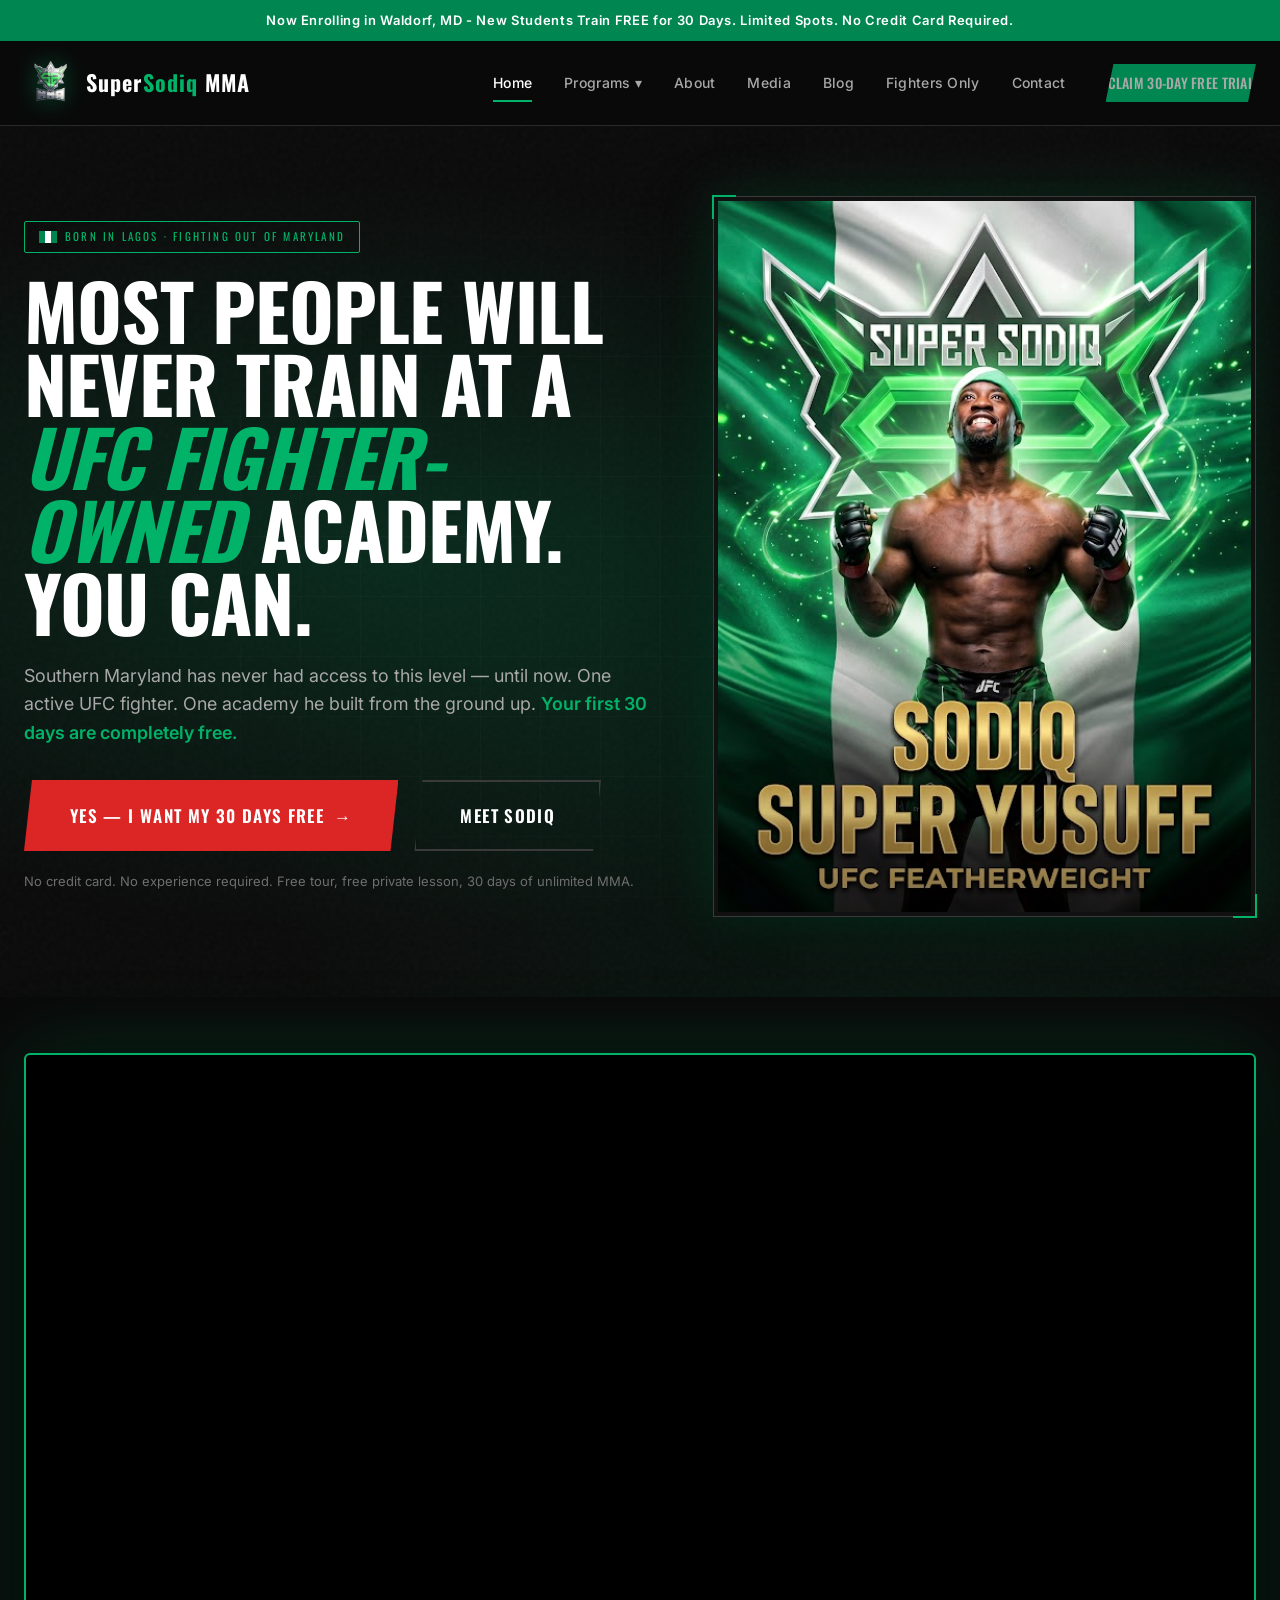
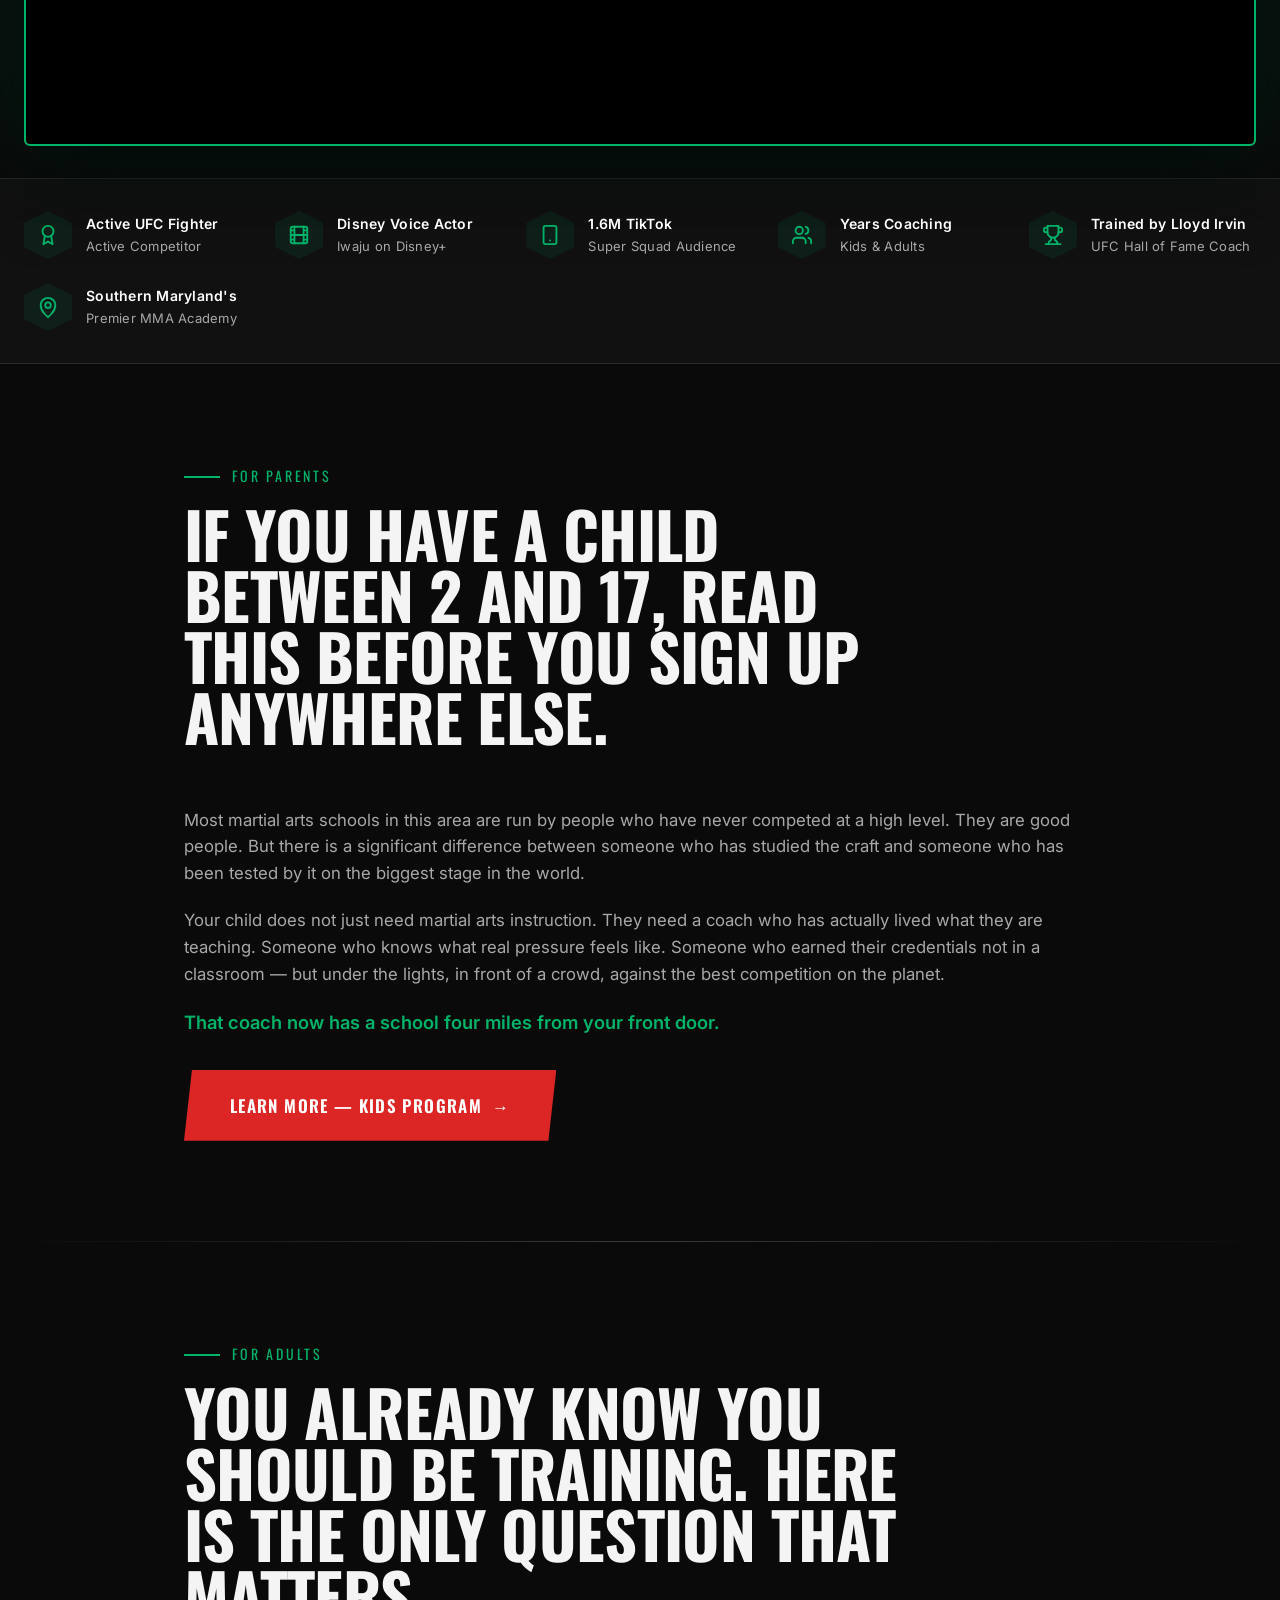
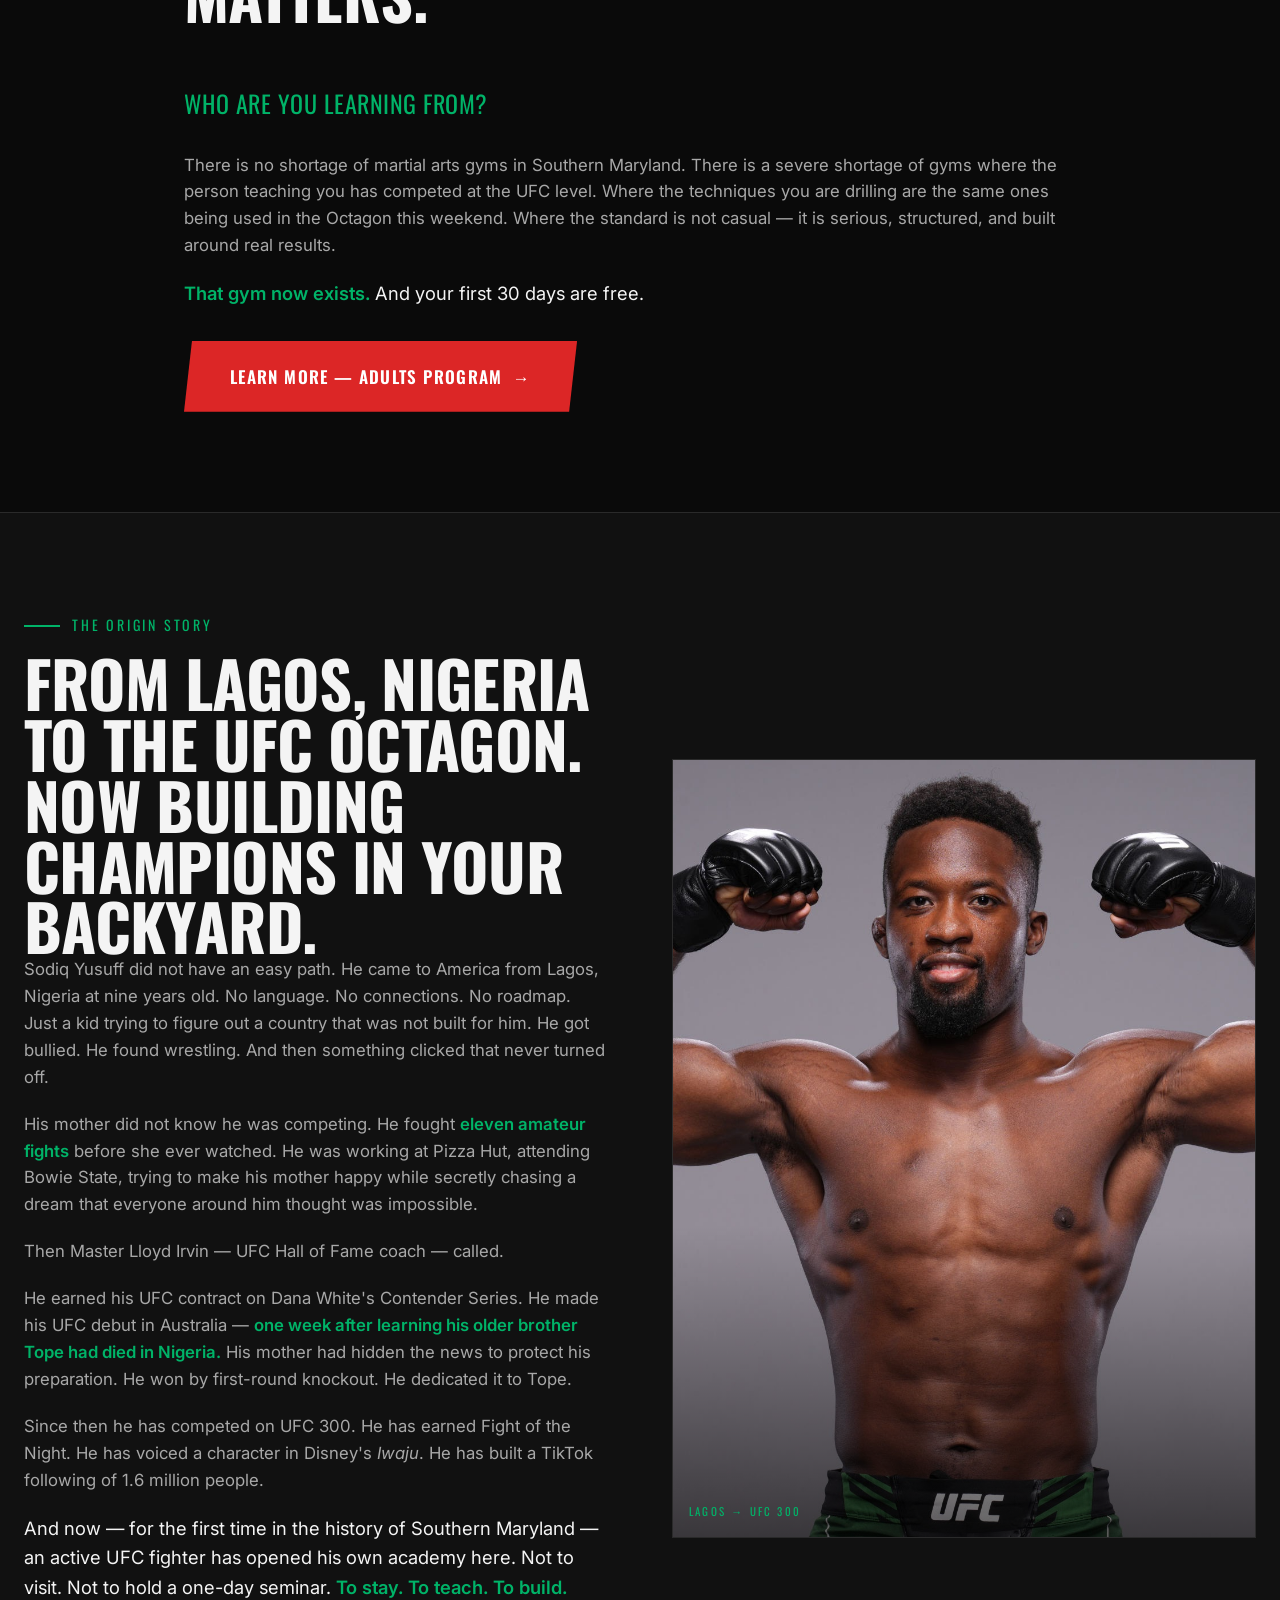
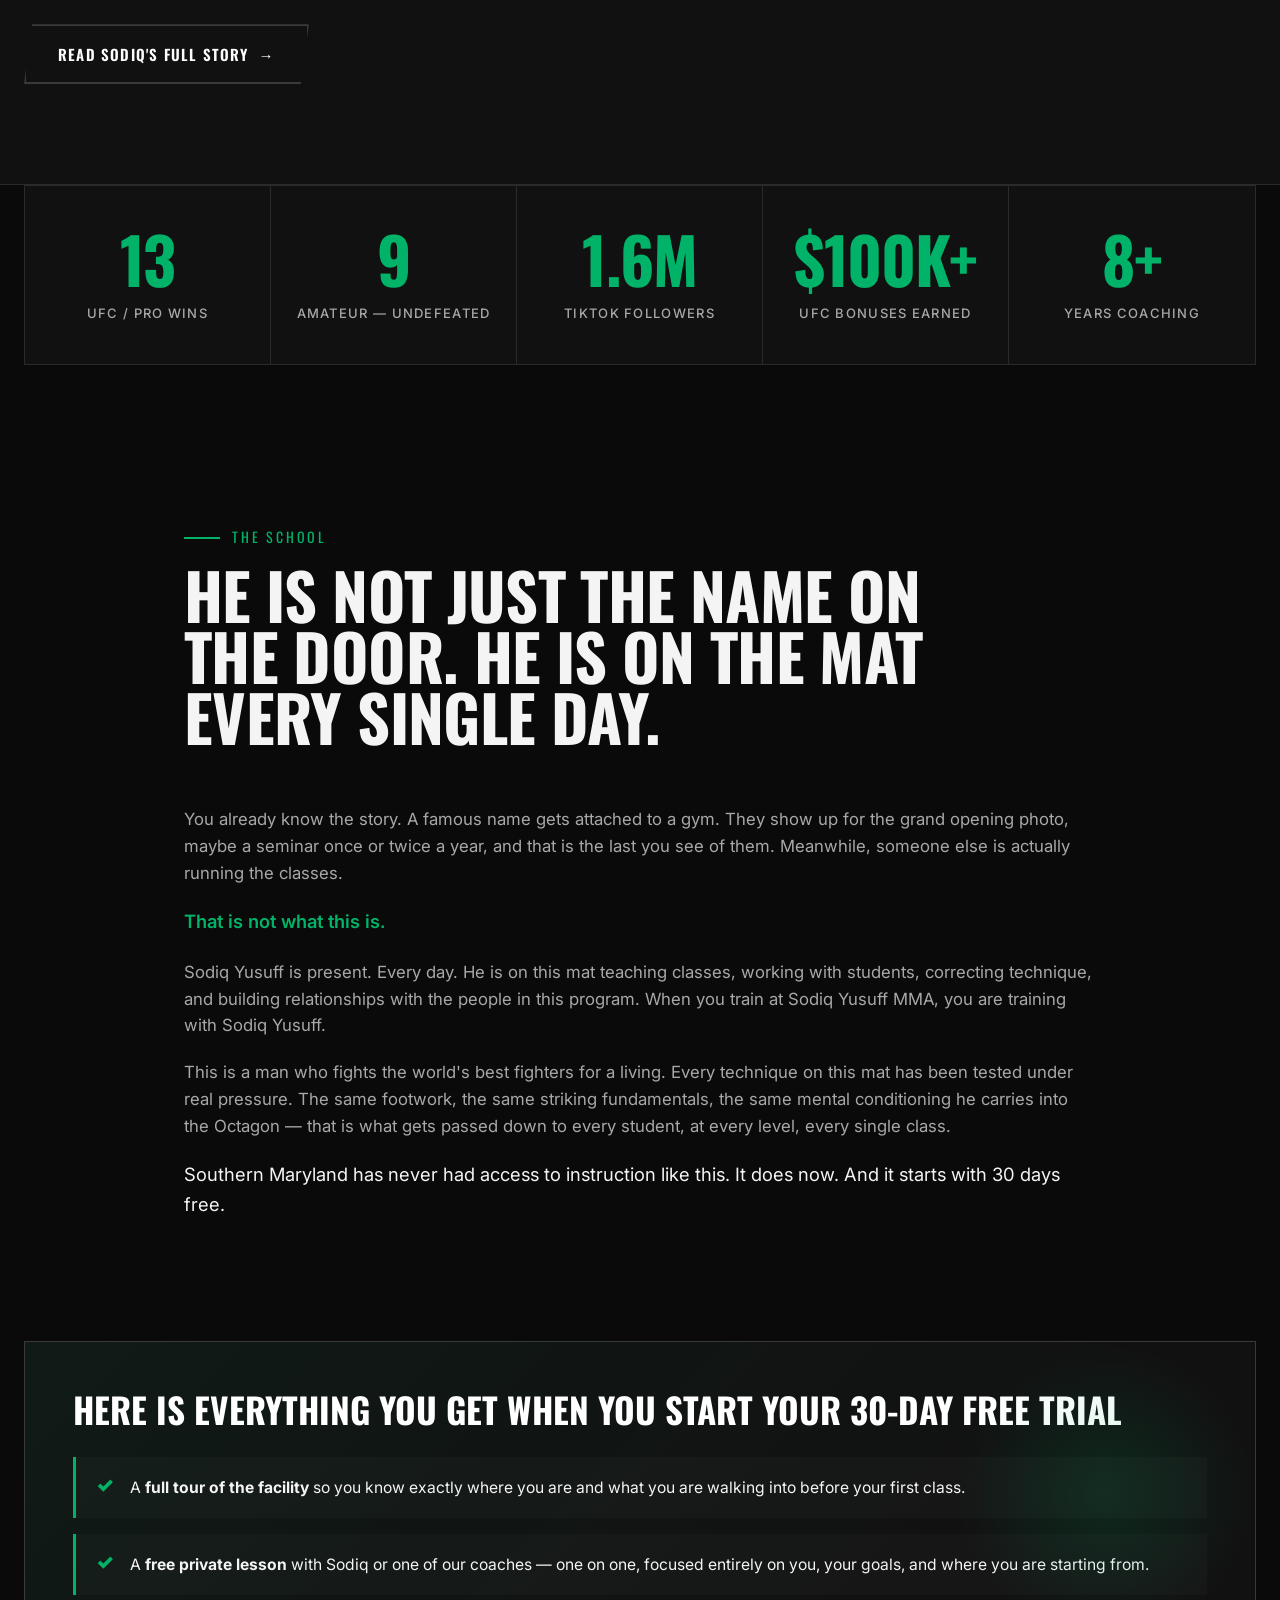
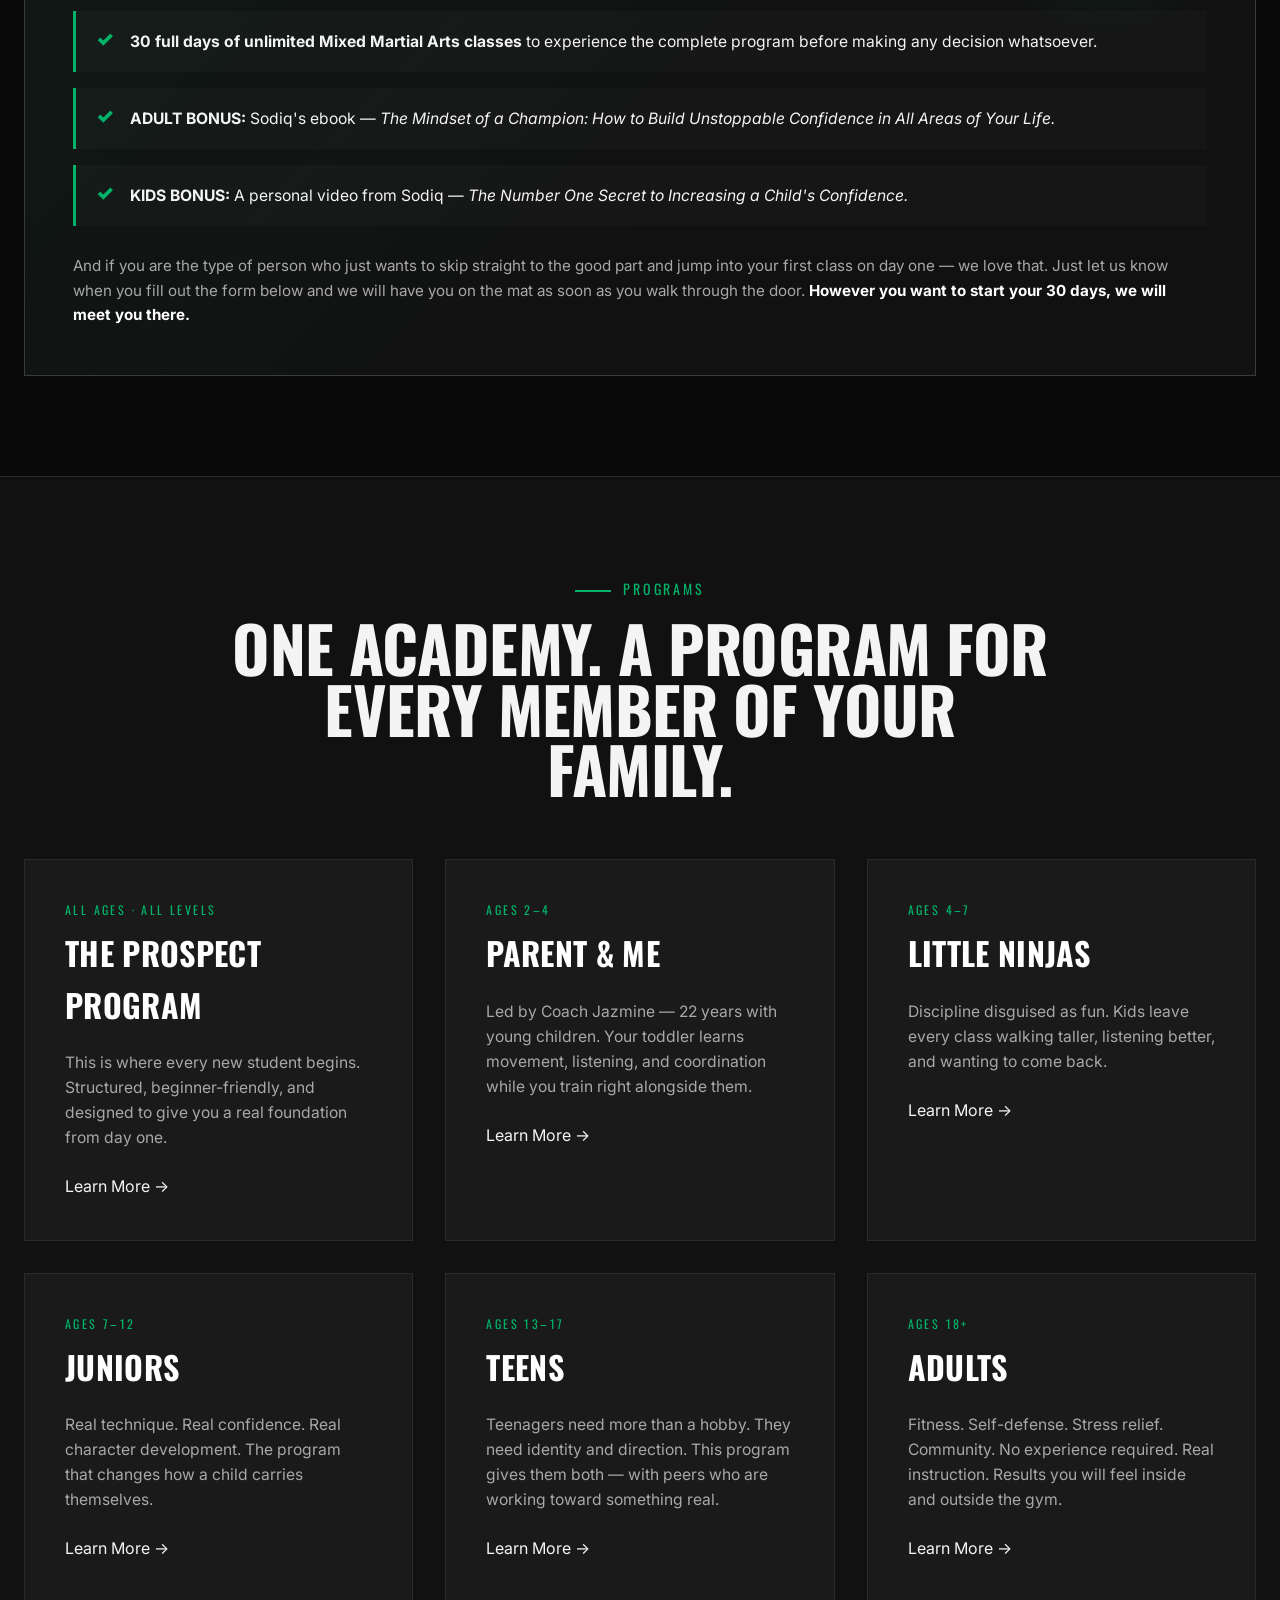
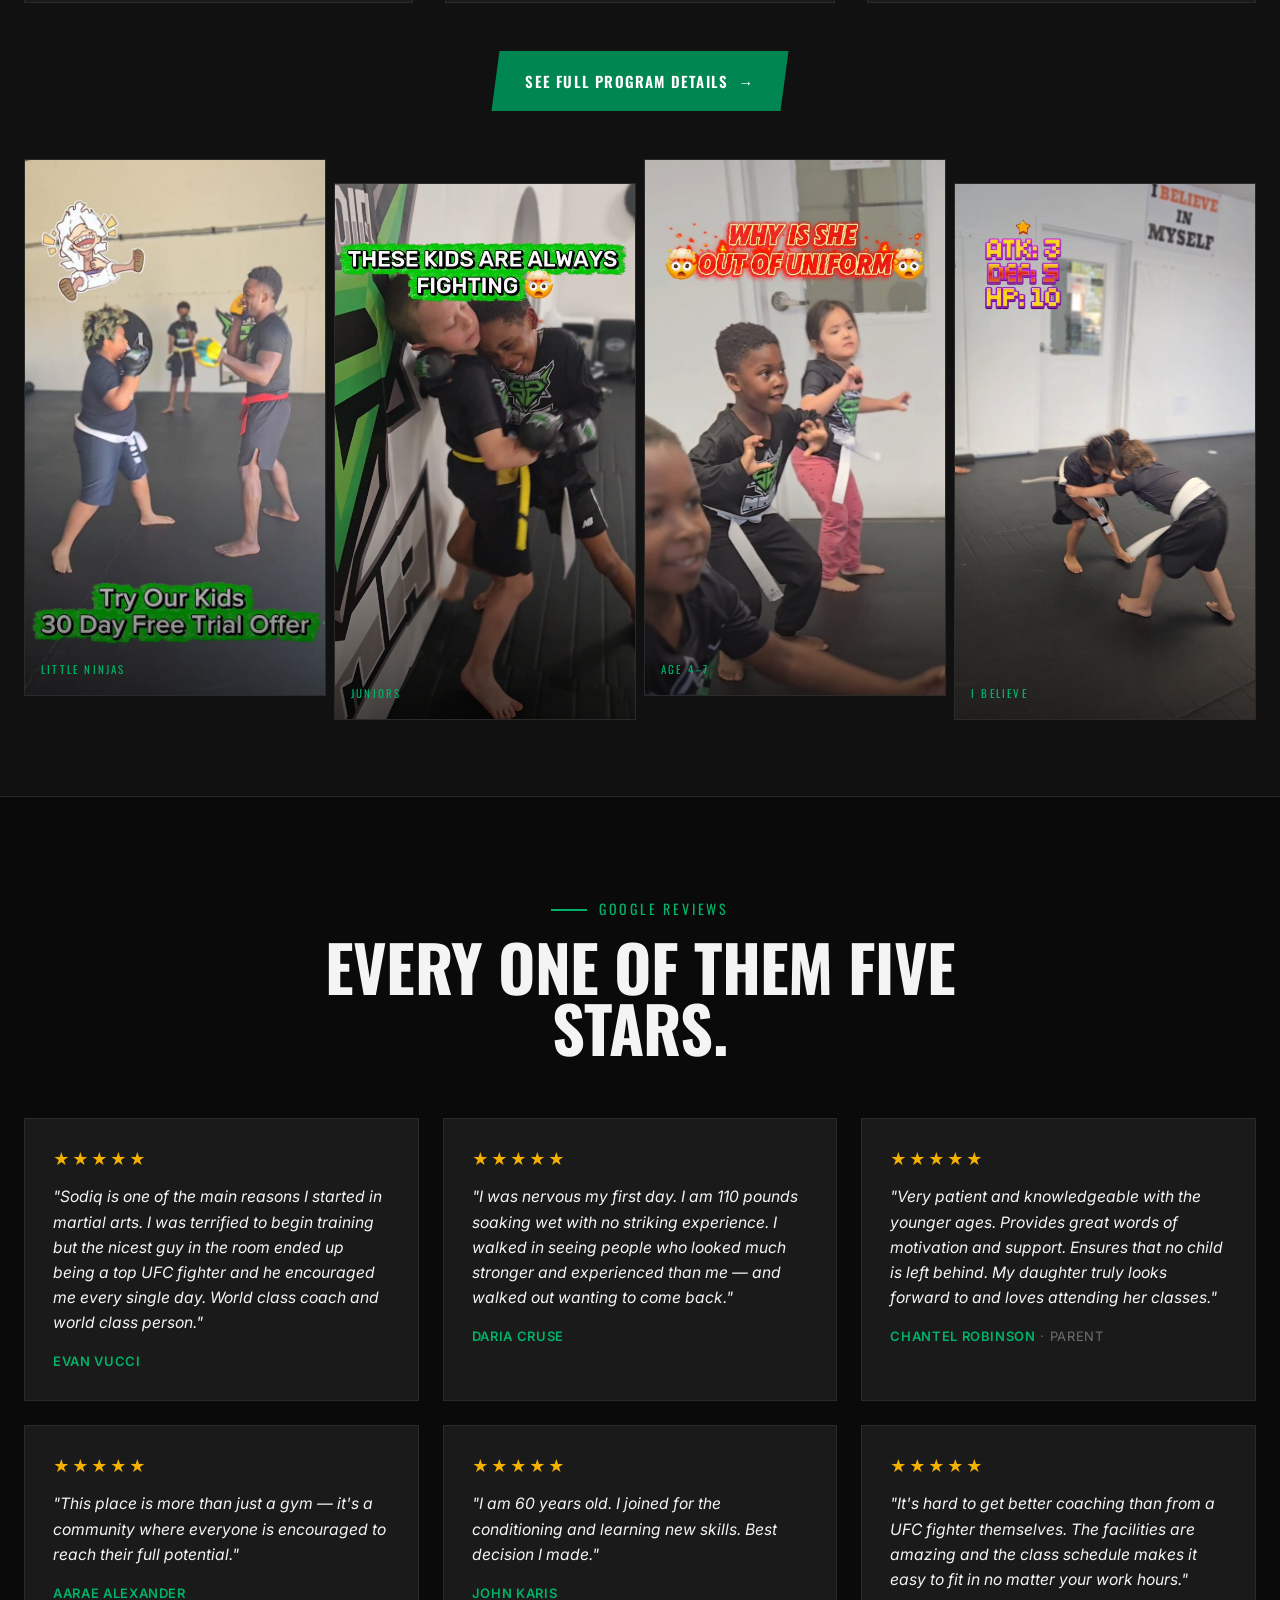
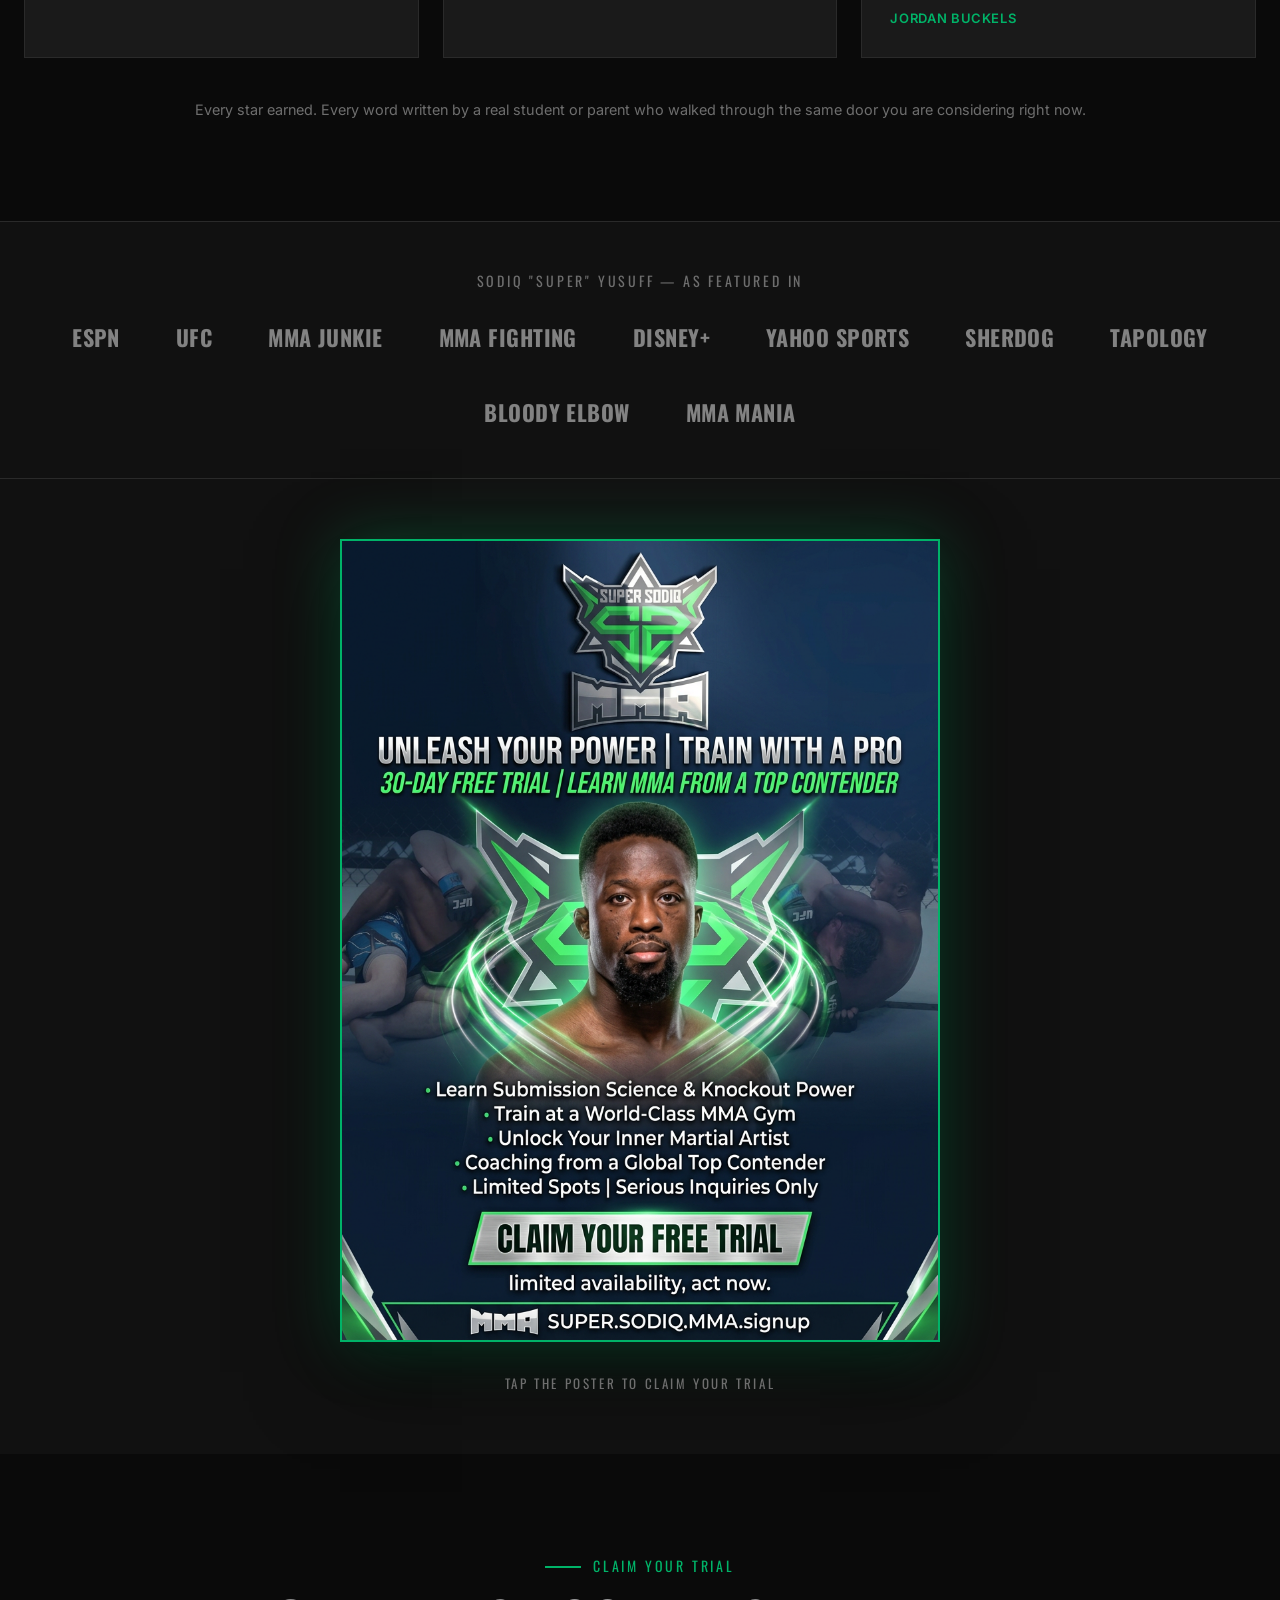
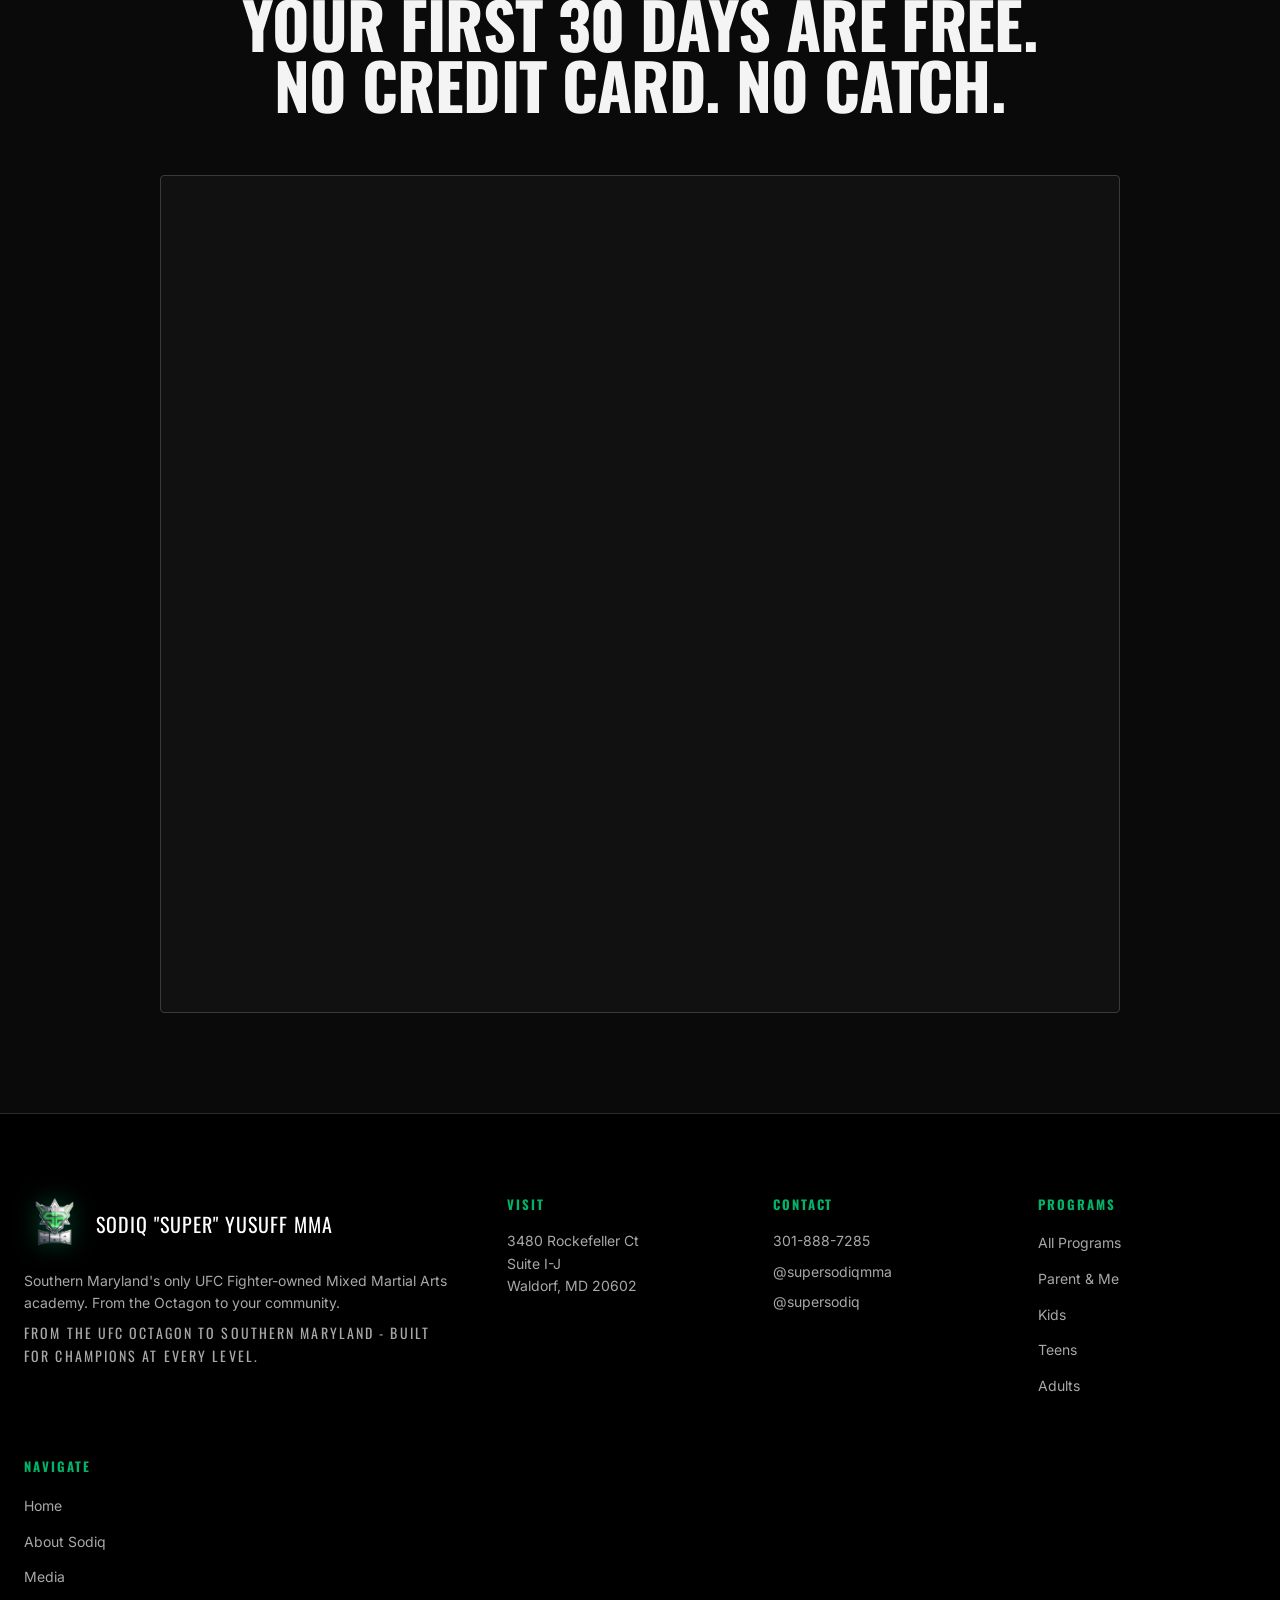
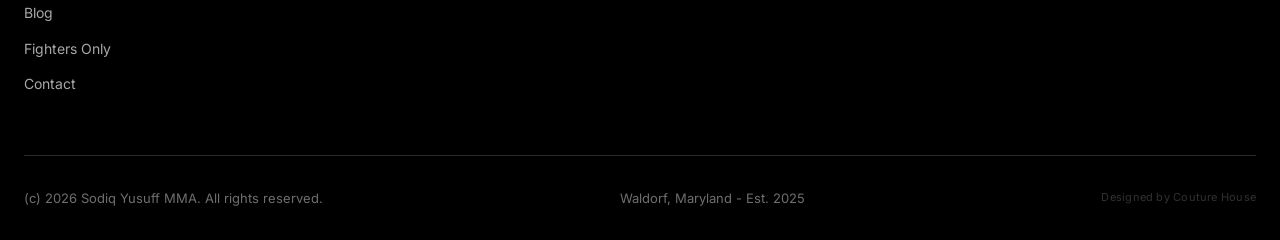
<file: index.html>
<!DOCTYPE html>
<html lang="en">
<head>
<meta charset="UTF-8" />
<meta name="viewport" content="width=device-width, initial-scale=1.0" />
<title>Sodiq "Super" Yusuff MMA — Southern Maryland's Only UFC Fighter-Owned Academy</title>
<meta name="description" content="Train at Southern Maryland's only UFC fighter-owned MMA academy. 30 days free. No credit card. No experience required. Waldorf, MD." />
<meta property="og:title" content="Sodiq 'Super' Yusuff MMA — 30 Days Free" />
<meta property="og:description" content="Southern Maryland's only UFC fighter-owned Mixed Martial Arts academy. Your first 30 days are completely free." />
<meta property="og:type" content="website" />

<link rel="preconnect" href="https://fonts.googleapis.com" />
<link rel="preconnect" href="https://fonts.gstatic.com" crossorigin />
<link href="https://fonts.googleapis.com/css2?family=Oswald:wght@400;500;600;700&family=Inter:wght@300;400;500;600;700&display=swap" rel="stylesheet" />
<link rel="stylesheet" href="assets/css/styles.css?v=36" />
<link rel="icon" type="image/png" href="assets/images/super-sodiq-logo.png" />
<style>
  /* Home-specific: split hero with cinematic photo */
  .hero-split { display: grid; grid-template-columns: 1.15fr 1fr; gap: 64px; align-items: center; }
  @media (max-width: 1000px) { .hero-split { grid-template-columns: 1fr; gap: 32px; text-align: center; } }
  .hero-photo {
    position: relative;
    aspect-ratio: 3/4;
    overflow: hidden;
    background: var(--bg-2);
  }
  .hero-photo::before {
    content: '';
    position: absolute; inset: 0; z-index: 2;
    background: linear-gradient(0deg, rgba(0,0,0,0.4) 0%, transparent 25%);
    pointer-events: none;
  }
  .hero-photo img {
    width: 100%; height: 100%; object-fit: cover; object-position: center;
    transition: transform 1s var(--ease);
  }
  .hero-photo:hover img { transform: scale(1.03); }
  .hero-photo-frame {
    position: relative;
    border: 1px solid var(--border-bright);
    padding: 4px;
    background: var(--bg-2);
  }
  .hero-photo-frame::before, .hero-photo-frame::after {
    content: ''; position: absolute;
    width: 24px; height: 24px;
    border: 2px solid var(--nigeria-green-bright);
    z-index: 4;
  }
  .hero-photo-frame::before { top: -2px; left: -2px; border-right: none; border-bottom: none; }
  .hero-photo-frame::after { bottom: -2px; right: -2px; border-left: none; border-top: none; }
  .hero-photo-frame { box-shadow: 0 0 50px rgba(0, 179, 104, 0.2), 0 20px 60px rgba(0, 0, 0, 0.55); animation: posterFloat 7s ease-in-out infinite; }
  @keyframes posterFloat {
    0%, 100% { transform: translateY(0); }
    50% { transform: translateY(-10px); }
  }
  .hero-content-left { text-align: left; position: relative; z-index: 1; }
  @media (max-width: 1000px) { .hero-content-left { text-align: center; } }
  .hero-content-left .johnson-box { margin-left: 0; margin-right: 0; }
  @media (max-width: 1000px) { .hero-content-left .johnson-box { margin: 0 auto 40px; } }
  .hero-flag {
    display: inline-flex; align-items: center; gap: 8px;
    padding: 6px 14px;
    border: 1px solid var(--nigeria-green-bright);
    border-radius: 2px;
    font-family: var(--font-display); font-size: 11px;
    letter-spacing: 0.2em; text-transform: uppercase;
    color: var(--nigeria-green-bright);
    margin-bottom: 20px;
  }
  .hero-flag::before {
    content: ''; display: inline-block;
    width: 18px; height: 12px;
    background: linear-gradient(to right, var(--nigeria-green) 0%, var(--nigeria-green) 33%, var(--white) 33%, var(--white) 66%, var(--nigeria-green) 66%);
  }

  /* Section inline photos */
  .inline-photo {
    aspect-ratio: 4/5;
    overflow: hidden;
    position: relative;
    border: 1px solid var(--border);
  }
  .inline-photo::before {
    content: '';
    position: absolute; inset: 0; z-index: 2;
    background: linear-gradient(180deg, transparent 60%, rgba(0,0,0,0.6));
    pointer-events: none;
  }
  .inline-photo img {
    width: 100%; height: 100%; object-fit: cover; object-position: center top;
    transition: transform 0.8s var(--ease);
  }
  .inline-photo:hover img { transform: scale(1.06); }
  .inline-photo .tag {
    position: absolute; bottom: 16px; left: 16px; z-index: 3;
    font-family: var(--font-display);
    font-size: 11px; letter-spacing: 0.2em;
    color: var(--nigeria-green-bright);
    text-transform: uppercase;
  }

  /* Kids showcase */
  .kids-strip {
    display: grid;
    grid-template-columns: repeat(4, 1fr);
    gap: 8px;
    margin-top: 48px;
  }
  @media (max-width: 800px) { .kids-strip { grid-template-columns: repeat(2, 1fr); } }
  .kids-strip .inline-photo { aspect-ratio: 9/16; }
  .kids-strip .inline-photo:nth-child(2) { transform: translateY(24px); }
  .kids-strip .inline-photo:nth-child(4) { transform: translateY(24px); }
  @media (max-width: 800px) { .kids-strip .inline-photo { transform: none !important; } }
  /* Hero video — its own full-width section, clearly large */
  .hero-stack { display: contents; }
  .hero-video-section {
    padding: 56px 24px 32px;
    background: var(--bg);
  }
  .hero-video-wrap {
    width: 100%;
    max-width: 1400px;
    margin: 0 auto;
    aspect-ratio: 16/9;
    border: 2px solid var(--nigeria-green-bright);
    border-radius: 6px;
    overflow: hidden;
    box-shadow: 0 30px 80px rgba(0,0,0,0.7), 0 0 80px rgba(0,135,81,0.3);
    background: #000;
  }
  .hero-video-wrap iframe {
    width: 100%; height: 100%; border: 0; display: block;
  }
  /* Mobile-only headline + CTA blocks around the video. Hidden on desktop. */
  .hero-mobile-top, .hero-mobile-cta { display: none; }
  @media (max-width: 1000px) {
    /* Mobile: .hero-stack as flex column. Order: headline -> video -> CTA. Desktop .hero hidden. */
    .hero-stack { display: flex; flex-direction: column; }
    .hero-mobile-top {
      display: block;
      order: 1;
      padding: 18px 16px 8px;
      text-align: center;
      background: var(--bg);
    }
    .hero-mobile-top .hero-flag {
      display: inline-block;
      font-family: var(--font-display);
      font-size: 11px;
      letter-spacing: 0.25em;
      text-transform: uppercase;
      color: var(--nigeria-green-bright);
      margin: 0 0 10px;
    }
    .hero-mobile-top h1 {
      font-family: var(--font-display);
      font-size: clamp(1.5rem, 6.5vw, 2rem);
      line-height: 1.05;
      color: var(--white);
      margin: 0 0 10px;
      text-transform: uppercase;
    }
    .hero-mobile-top h1 .accent { color: var(--nigeria-green-bright); }
    .hero-mobile-top .hero-sub {
      font-size: 0.95rem;
      color: var(--text-dim);
      margin: 0 auto;
      max-width: 520px;
    }
    .hero-video-section {
      order: 2;
      padding: 8px 12px 0;
      max-width: 100vw;
      box-sizing: border-box;
      overflow: hidden;
    }
    .hero-video-wrap {
      width: 100%;
      max-width: calc(100vw - 24px);
      box-sizing: border-box;
      box-shadow: 0 8px 24px rgba(0,0,0,0.6);
    }
    .hero-mobile-cta {
      display: flex;
      order: 3;
      flex-direction: column;
      align-items: center;
      gap: 12px;
      padding: 18px 16px 24px;
      text-align: center;
      background: var(--bg);
    }
    .hero-mobile-cta .btn { width: 100%; max-width: 360px; }
    .hero-mobile-cta .hero-micro {
      font-size: 0.78rem;
      color: var(--text-muted);
      margin: 4px 0 0;
      max-width: 420px;
    }
    /* Hide the desktop .hero on mobile — its content lives in the mobile blocks above */
    .hero { display: none !important; }
  }
  @media (max-width: 600px) {
    .hero-video-section { padding: 6px 8px 0; }
    .hero-video-wrap {
      max-width: calc(100vw - 16px);
      border-width: 1px;
      border-radius: 4px;
    }
    .hero-mobile-top { padding: 14px 14px 6px; }
    .hero-mobile-cta { padding: 14px 14px 20px; }
  }
</style>

</head>
<body>

<div id="nav-slot"></div>

<!-- =========== HERO STACK (hero + video, reorderable on mobile) =========== -->
<div class="hero-stack">

<!-- =========== MOBILE-ONLY HEADLINE (above video) =========== -->
<div class="hero-mobile-top">
  <div class="hero-flag">Born in Lagos &middot; Fighting out of Maryland</div>
  <h1>
    Most people will never train at a <span class="accent">UFC fighter-owned</span> academy.<br/>
    You can.
  </h1>
  <p class="hero-sub">
    Southern Maryland has never had access to this level &mdash; until now. <span style="color:var(--nigeria-green-bright);font-weight:600;">Your first 30 days are completely free.</span>
  </p>
</div>

<!-- =========== HERO (desktop only — hidden on mobile by CSS) =========== -->
<section class="hero" data-no-mark>
  <div class="hero-bg"></div>
  <div class="container hero-container-flex">

    <!-- Split: text on left, poster on right -->
    <div class="hero-split">
      <div class="hero-content-left">
        <div class="hero-flag reveal">Born in Lagos · Fighting out of Maryland</div>

        <h1 class="hero-headline reveal reveal-delay-1" style="font-size:clamp(2.25rem,6vw,5rem);text-align:left;">
          Most people will never train at a <span class="accent">UFC fighter-owned</span> academy.<br/>
          <span style="color:var(--white)">You can.</span>
        </h1>

        <p class="hero-sub reveal reveal-delay-2" style="margin-left:0;text-align:left;">
          Southern Maryland has never had access to this level — until now. One active UFC fighter. One academy he built from the ground up. <span style="color:var(--nigeria-green-bright);font-weight:600;">Your first 30 days are completely free.</span>
        </p>

        <div class="reveal reveal-delay-3" style="display:flex;gap:16px;flex-wrap:wrap;">
          <a href="#trial" class="btn btn-blood btn-lg pulse btn-arrow">Yes — I Want My 30 Days Free</a>
          <a href="about.html" class="btn btn-ghost btn-lg">Meet Sodiq</a>
        </div>

        <p class="hero-micro reveal reveal-delay-3" style="margin-left:0;text-align:left;">No credit card. No experience required. Free tour, free private lesson, 30 days of unlimited MMA.</p>
      </div>

      <div class="reveal reveal-delay-1">
        <div class="hero-photo-frame">
          <div class="hero-photo">
            <img src="assets/images/sodiq-hero-poster.jpg" alt="Super Sodiq Yusuff — UFC Featherweight" loading="eager" />
          </div>
        </div>
      </div>
    </div>

  </div>
</section>

<!-- =========== HERO VIDEO (full-width, shows after hero on desktop) =========== -->
<section class="hero-video-section">
  <div class="hero-video-wrap reveal">
    <iframe src="https://www.youtube.com/embed/sva_VGl7E-k?rel=0&modestbranding=1" title="Sodiq Yusuff MMA" allow="accelerometer; autoplay; clipboard-write; encrypted-media; gyroscope; picture-in-picture; web-share" allowfullscreen loading="lazy"></iframe>
  </div>
</section>

<!-- =========== MOBILE-ONLY CTA (under video) =========== -->
<div class="hero-mobile-cta">
  <a href="#trial" class="btn btn-blood btn-lg pulse btn-arrow">Yes &mdash; I Want My 30 Days Free</a>
  <a href="about.html" class="btn btn-ghost btn-lg">Meet Sodiq</a>
  <p class="hero-micro">No credit card. No experience required. Free tour, free private lesson, 30 days of unlimited MMA.</p>
</div>

</div><!-- /.hero-stack -->

<!-- =========== CREDIBILITY BAR =========== -->
<section class="cred-bar">
  <div class="container">
    <div class="cred-grid">
      <div class="cred-item reveal"><span class="cred-icon"><svg xmlns="http://www.w3.org/2000/svg" viewBox="0 0 24 24" fill="none" stroke="currentColor" stroke-width="2" stroke-linecap="round" stroke-linejoin="round"><circle cx="12" cy="8" r="6"/><path d="M15.477 12.89 17 22l-5-3-5 3 1.523-9.11"/></svg></span><span><strong>Active UFC Fighter</strong>Active Competitor</span></div>
      <div class="cred-item reveal reveal-delay-1"><span class="cred-icon"><svg xmlns="http://www.w3.org/2000/svg" viewBox="0 0 24 24" fill="none" stroke="currentColor" stroke-width="2" stroke-linecap="round" stroke-linejoin="round"><rect x="3" y="3" width="18" height="18" rx="2"/><path d="M7 3v18M17 3v18M3 7h4M3 12h18M3 17h4M17 7h4M17 17h4"/></svg></span><span><strong>Disney Voice Actor</strong>Iwaju on Disney+</span></div>
      <div class="cred-item reveal reveal-delay-1"><span class="cred-icon"><svg xmlns="http://www.w3.org/2000/svg" viewBox="0 0 24 24" fill="none" stroke="currentColor" stroke-width="2" stroke-linecap="round" stroke-linejoin="round"><rect x="5" y="2" width="14" height="20" rx="2"/><path d="M12 18h.01"/></svg></span><span><strong>1.6M TikTok</strong>Super Squad Audience</span></div>
      <div class="cred-item reveal reveal-delay-2"><span class="cred-icon"><svg xmlns="http://www.w3.org/2000/svg" viewBox="0 0 24 24" fill="none" stroke="currentColor" stroke-width="2" stroke-linecap="round" stroke-linejoin="round"><path d="M16 21v-2a4 4 0 0 0-4-4H6a4 4 0 0 0-4 4v2"/><circle cx="9" cy="7" r="4"/><path d="M22 21v-2a4 4 0 0 0-3-3.87"/><path d="M16 3.13a4 4 0 0 1 0 7.75"/></svg></span><span><strong>Years Coaching</strong>Kids & Adults</span></div>
      <div class="cred-item reveal reveal-delay-2"><span class="cred-icon"><svg xmlns="http://www.w3.org/2000/svg" viewBox="0 0 24 24" fill="none" stroke="currentColor" stroke-width="2" stroke-linecap="round" stroke-linejoin="round"><path d="M6 9H4.5a2.5 2.5 0 0 1 0-5H6"/><path d="M18 9h1.5a2.5 2.5 0 0 0 0-5H18"/><path d="M4 22h16"/><path d="M10 14.66V17c0 .55-.47.98-.97 1.21C7.85 18.75 7 20.24 7 22"/><path d="M14 14.66V17c0 .55.47.98.97 1.21C16.15 18.75 17 20.24 17 22"/><path d="M18 2H6v7a6 6 0 0 0 12 0V2Z"/></svg></span><span><strong>Trained by Lloyd Irvin</strong>UFC Hall of Fame Coach</span></div>
      <div class="cred-item reveal reveal-delay-3"><span class="cred-icon"><svg xmlns="http://www.w3.org/2000/svg" viewBox="0 0 24 24" fill="none" stroke="currentColor" stroke-width="2" stroke-linecap="round" stroke-linejoin="round"><path d="M20 10c0 7-8 13-8 13s-8-6-8-13a8 8 0 0 1 16 0Z"/><circle cx="12" cy="10" r="3"/></svg></span><span><strong>Southern Maryland's</strong>Premier MMA Academy</span></div>
    </div>
  </div>
</section>

<!-- =========== PROBLEM — PARENTS =========== -->
<section class="section">
  <div class="container-narrow">
    <div class="sec-head-left reveal">
      <div class="kicker">For Parents</div>
      <h2 class="display-2">If you have a child between 2 and 17, read this before you sign up anywhere else.</h2>
    </div>
    <div class="prose reveal reveal-delay-1">
      <p>Most martial arts schools in this area are run by people who have never competed at a high level. They are good people. But there is a significant difference between someone who has studied the craft and someone who has been tested by it on the biggest stage in the world.</p>
      <p>Your child does not just need martial arts instruction. They need a coach who has actually lived what they are teaching. Someone who knows what real pressure feels like. Someone who earned their credentials not in a classroom — but under the lights, in front of a crowd, against the best competition on the planet.</p>
      <p class="strong"><span class="highlight">That coach now has a school four miles from your front door.</span></p>
      <div style="margin-top:32px;">
        <a href="kids.html" class="btn btn-blood btn-lg btn-arrow">Learn More — Kids Program</a>
      </div>
    </div>
  </div>
</section>

<div class="divider"></div>

<!-- =========== PROBLEM — ADULTS =========== -->
<section class="section">
  <div class="container-narrow">
    <div class="sec-head-left reveal">
      <div class="kicker">For Adults</div>
      <h2 class="display-2">You already know you should be training. Here is the only question that matters.</h2>
    </div>
    <div class="prose reveal reveal-delay-1">
      <p class="strong" style="color:var(--nigeria-green-bright);font-family:var(--font-display);font-size:1.5rem;text-transform:uppercase;letter-spacing:0.02em;">Who are you learning from?</p>
      <p>There is no shortage of martial arts gyms in Southern Maryland. There is a severe shortage of gyms where the person teaching you has competed at the UFC level. Where the techniques you are drilling are the same ones being used in the Octagon this weekend. Where the standard is not casual — it is serious, structured, and built around real results.</p>
      <p class="strong"><span class="highlight">That gym now exists.</span> And your first 30 days are free.</p>
      <div style="margin-top:32px;">
        <a href="adults.html" class="btn btn-blood btn-lg btn-arrow">Learn More — Adults Program</a>
      </div>
    </div>
  </div>
</section>

<!-- =========== ORIGIN STORY =========== -->
<section class="section" style="background:var(--bg-2);border-top:1px solid var(--border);border-bottom:1px solid var(--border);">
  <div class="container">
    <div class="grid-2" style="align-items:center;gap:64px;">
      <div class="reveal">
        <div class="kicker">The Origin Story</div>
        <h2 class="display-2 mb-md">From Lagos, Nigeria to the UFC Octagon. Now building champions in your backyard.</h2>
        <div class="prose">
          <p>Sodiq Yusuff did not have an easy path. He came to America from Lagos, Nigeria at nine years old. No language. No connections. No roadmap. Just a kid trying to figure out a country that was not built for him. He got bullied. He found wrestling. And then something clicked that never turned off.</p>
          <p>His mother did not know he was competing. He fought <span class="highlight">eleven amateur fights</span> before she ever watched. He was working at Pizza Hut, attending Bowie State, trying to make his mother happy while secretly chasing a dream that everyone around him thought was impossible.</p>
          <p>Then Master Lloyd Irvin — UFC Hall of Fame coach — called.</p>
          <p>He earned his UFC contract on Dana White's Contender Series. He made his UFC debut in Australia — <span class="highlight">one week after learning his older brother Tope had died in Nigeria.</span> His mother had hidden the news to protect his preparation. He won by first-round knockout. He dedicated it to Tope.</p>
          <p>Since then he has competed on UFC 300. He has earned Fight of the Night. He has voiced a character in Disney's <em>Iwaju</em>. He has built a TikTok following of 1.6 million people.</p>
          <p class="strong">And now — for the first time in the history of Southern Maryland — an active UFC fighter has opened his own academy here. Not to visit. Not to hold a one-day seminar. <span class="highlight">To stay. To teach. To build.</span></p>
          <a href="about.html" class="btn btn-ghost btn-arrow mt-md">Read Sodiq's Full Story</a>
        </div>
      </div>
      <div class="reveal reveal-delay-1">
        <div class="inline-photo" style="aspect-ratio:3/4;">
          <img src="assets/images/sodiq-ufc-flex-portrait.jpg" alt="Sodiq Yusuff UFC portrait — flexing in Octagon, UFC fight gloves, Nigerian flag fight shorts" loading="lazy" />
          <span class="tag">Lagos → UFC 300</span>
        </div>
      </div>
    </div>
  </div>
</section>

<!-- =========== STATS =========== -->
<section class="section-sm" style="padding-top:0;">
  <div class="container">
    <div class="stats reveal">
      <div class="stat"><span class="stat-number" data-count="13">0</span><span class="stat-label">UFC / Pro Wins</span></div>
      <div class="stat"><span class="stat-number" data-count="9">0</span><span class="stat-label">Amateur — Undefeated</span></div>
      <div class="stat"><span class="stat-number" data-count="1.6" data-suffix="M" data-decimals="1">0</span><span class="stat-label">TikTok Followers</span></div>
      <div class="stat"><span class="stat-number" data-count="100" data-prefix="$" data-suffix="K+">0</span><span class="stat-label">UFC Bonuses Earned</span></div>
      <div class="stat"><span class="stat-number" data-count="8" data-suffix="+">0</span><span class="stat-label">Years Coaching</span></div>
    </div>
  </div>
</section>

<!-- =========== SCHOOL =========== -->
<section class="section">
  <div class="container-narrow">
    <div class="sec-head-left reveal">
      <div class="kicker">The School</div>
      <h2 class="display-2">He is not just the name on the door. He is on the mat every single day.</h2>
    </div>
    <div class="prose reveal reveal-delay-1">
      <p>You already know the story. A famous name gets attached to a gym. They show up for the grand opening photo, maybe a seminar once or twice a year, and that is the last you see of them. Meanwhile, someone else is actually running the classes.</p>
      <p class="strong"><span class="highlight">That is not what this is.</span></p>
      <p>Sodiq Yusuff is present. Every day. He is on this mat teaching classes, working with students, correcting technique, and building relationships with the people in this program. When you train at Sodiq Yusuff MMA, you are training with Sodiq Yusuff.</p>
      <p>This is a man who fights the world's best fighters for a living. Every technique on this mat has been tested under real pressure. The same footwork, the same striking fundamentals, the same mental conditioning he carries into the Octagon — that is what gets passed down to every student, at every level, every single class.</p>
      <p class="strong">Southern Maryland has never had access to instruction like this. It does now. And it starts with 30 days free.</p>
    </div>
  </div>
</section>

<!-- =========== OFFER =========== -->
<section class="section" style="padding-top:0;">
  <div class="container">
    <div class="offer reveal">
      <h2 class="offer-head">Here is everything you get when you start your 30-day free trial</h2>
      <ul class="offer-list">
        <li><span>A <strong>full tour of the facility</strong> so you know exactly where you are and what you are walking into before your first class.</span></li>
        <li><span>A <strong>free private lesson</strong> with Sodiq or one of our coaches — one on one, focused entirely on you, your goals, and where you are starting from.</span></li>
        <li><span><strong>30 full days of unlimited Mixed Martial Arts classes</strong> to experience the complete program before making any decision whatsoever.</span></li>
        <li><span><strong>ADULT BONUS:</strong> Sodiq's ebook — <em>The Mindset of a Champion: How to Build Unstoppable Confidence in All Areas of Your Life.</em></span></li>
        <li><span><strong>KIDS BONUS:</strong> A personal video from Sodiq — <em>The Number One Secret to Increasing a Child's Confidence.</em></span></li>
      </ul>
      <p style="margin-top:28px;color:var(--text-dim);font-size:0.95rem;">And if you are the type of person who just wants to skip straight to the good part and jump into your first class on day one — we love that. Just let us know when you fill out the form below and we will have you on the mat as soon as you walk through the door. <strong style="color:var(--white);">However you want to start your 30 days, we will meet you there.</strong></p>
    </div>
  </div>
</section>

<!-- =========== PROGRAMS SNAPSHOT =========== -->
<section class="section" style="background:var(--bg-2);border-top:1px solid var(--border);border-bottom:1px solid var(--border);">
  <div class="container">
    <div class="sec-head reveal">
      <div class="kicker">Programs</div>
      <h2 class="display-2">One academy. A program for every member of your family.</h2>
    </div>
    <div class="grid-3">
      <div class="program reveal">
        <div class="program-age">All Ages · All Levels</div>
        <h3 class="program-title">The Prospect Program</h3>
        <p class="program-desc">This is where every new student begins. Structured, beginner-friendly, and designed to give you a real foundation from day one.</p>
        <a href="programs.html#prospect" class="post-link">Learn More →</a>
      </div>
      <div class="program reveal reveal-delay-1">
        <div class="program-age">Ages 2–4</div>
        <h3 class="program-title">Parent & Me</h3>
        <p class="program-desc">Led by Coach Jazmine — 22 years with young children. Your toddler learns movement, listening, and coordination while you train right alongside them.</p>
        <a href="parent-and-me.html" class="post-link">Learn More →</a>
      </div>
      <div class="program reveal reveal-delay-2">
        <div class="program-age">Ages 4–7</div>
        <h3 class="program-title">Little Ninjas</h3>
        <p class="program-desc">Discipline disguised as fun. Kids leave every class walking taller, listening better, and wanting to come back.</p>
        <a href="kids.html" class="post-link">Learn More →</a>
      </div>
      <div class="program reveal">
        <div class="program-age">Ages 7–12</div>
        <h3 class="program-title">Juniors</h3>
        <p class="program-desc">Real technique. Real confidence. Real character development. The program that changes how a child carries themselves.</p>
        <a href="kids.html" class="post-link">Learn More →</a>
      </div>
      <div class="program reveal reveal-delay-1">
        <div class="program-age">Ages 13–17</div>
        <h3 class="program-title">Teens</h3>
        <p class="program-desc">Teenagers need more than a hobby. They need identity and direction. This program gives them both — with peers who are working toward something real.</p>
        <a href="teens.html" class="post-link">Learn More →</a>
      </div>
      <div class="program reveal reveal-delay-2">
        <div class="program-age">Ages 18+</div>
        <h3 class="program-title">Adults</h3>
        <p class="program-desc">Fitness. Self-defense. Stress relief. Community. No experience required. Real instruction. Results you will feel inside and outside the gym.</p>
        <a href="adults.html" class="post-link">Learn More →</a>
      </div>
    </div>
    <div style="text-align:center;margin-top:48px;" class="reveal">
      <a href="programs.html" class="btn btn-primary btn-arrow">See Full Program Details</a>
    </div>

    <!-- Kids strip — action shots -->
    <div class="kids-strip">
      <div class="inline-photo reveal"><img src="assets/images/kids-class-30-day-trial.jpg" alt="Young student training MMA pad work with Sodiq at the Waldorf academy" loading="lazy" /><span class="tag">Little Ninjas</span></div>
      <div class="inline-photo reveal reveal-delay-1"><img src="assets/images/kids-wrestling-always-fighting.jpg" alt="Kids grappling and wrestling at Super Sodiq MMA" loading="lazy" /><span class="tag">Juniors</span></div>
      <div class="inline-photo reveal reveal-delay-2"><img src="assets/images/kids-stance-training.jpg" alt="Young students in MMA stance during class" loading="lazy" /><span class="tag">Age 4–7</span></div>
      <div class="inline-photo reveal reveal-delay-3"><img src="assets/images/kids-girls-wrestling-believe.jpg" alt="Girls wrestling class at Sodiq Yusuff MMA in front of I Believe In Myself banner" loading="lazy" /><span class="tag">I Believe</span></div>
    </div>
  </div>
</section>

<!-- =========== REVIEWS =========== -->
<section class="section">
  <div class="container">
    <div class="sec-head reveal">
      <div class="kicker">Google Reviews</div>
      <h2 class="display-2">Every one of them five stars.</h2>
    </div>
    <div class="reviews">
      <div class="review reveal">
        <div class="review-stars">★★★★★</div>
        <p class="review-text">"Sodiq is one of the main reasons I started in martial arts. I was terrified to begin training but the nicest guy in the room ended up being a top UFC fighter and he encouraged me every single day. World class coach and world class person."</p>
        <p class="review-author"><strong>Evan Vucci</strong></p>
      </div>
      <div class="review reveal reveal-delay-1">
        <div class="review-stars">★★★★★</div>
        <p class="review-text">"I was nervous my first day. I am 110 pounds soaking wet with no striking experience. I walked in seeing people who looked much stronger and experienced than me — and walked out wanting to come back."</p>
        <p class="review-author"><strong>Daria Cruse</strong></p>
      </div>
      <div class="review reveal reveal-delay-1">
        <div class="review-stars">★★★★★</div>
        <p class="review-text">"Very patient and knowledgeable with the younger ages. Provides great words of motivation and support. Ensures that no child is left behind. My daughter truly looks forward to and loves attending her classes."</p>
        <p class="review-author"><strong>Chantel Robinson</strong> · Parent</p>
      </div>
      <div class="review reveal reveal-delay-2">
        <div class="review-stars">★★★★★</div>
        <p class="review-text">"This place is more than just a gym — it's a community where everyone is encouraged to reach their full potential."</p>
        <p class="review-author"><strong>AaRae Alexander</strong></p>
      </div>
      <div class="review reveal">
        <div class="review-stars">★★★★★</div>
        <p class="review-text">"I am 60 years old. I joined for the conditioning and learning new skills. Best decision I made."</p>
        <p class="review-author"><strong>John Karis</strong></p>
      </div>
      <div class="review reveal reveal-delay-1">
        <div class="review-stars">★★★★★</div>
        <p class="review-text">"It's hard to get better coaching than from a UFC fighter themselves. The facilities are amazing and the class schedule makes it easy to fit in no matter your work hours."</p>
        <p class="review-author"><strong>Jordan Buckels</strong></p>
      </div>
    </div>
    <p style="text-align:center;color:var(--text-muted);margin-top:40px;font-size:0.9rem;">Every star earned. Every word written by a real student or parent who walked through the same door you are considering right now.</p>
  </div>
</section>

<div class="press-bar">
  <div class="container">
    <p class="press-title">Sodiq "Super" Yusuff — As Featured In</p>
    <div class="press-logos">
      <span class="press-logo">ESPN</span>
      <span class="press-logo">UFC</span>
      <span class="press-logo">MMA Junkie</span>
      <span class="press-logo">MMA Fighting</span>
      <span class="press-logo">Disney+</span>
      <span class="press-logo">Yahoo Sports</span>
      <span class="press-logo">Sherdog</span>
      <span class="press-logo">Tapology</span>
      <span class="press-logo">Bloody Elbow</span>
      <span class="press-logo">MMA Mania</span>
    </div>
  </div>
</div>

<!-- 30-Day Free Trial promo poster -->
<section style="padding:60px 0;background:var(--bg-2);" class="reveal">
  <div class="container" style="text-align:center;">
    <a href="#trial" style="display:inline-block;max-width:600px;width:100%;border:2px solid var(--nigeria-green-bright);box-shadow:0 0 60px rgba(0,179,104,0.3),0 30px 80px rgba(0,0,0,0.6);transition:transform 0.4s var(--ease);">
      <img src="assets/images/trial-30-day-promo-poster.png" alt="Sodiq Yusuff MMA — 30 Day Free Trial. Unleash Your Power. Train With A Pro." style="width:100%;display:block;" />
    </a>
    <p style="font-family:var(--font-display);font-size:13px;letter-spacing:0.2em;text-transform:uppercase;color:var(--text-muted);margin-top:24px;">Tap the poster to claim your trial</p>
  </div>
</section>

<section class="section" id="trial">
  <div class="container">
    <div class="sec-head reveal">
      <div class="kicker">Claim Your Trial</div>
      <h2 class="display-2">Your first 30 days are free. No credit card. No catch.</h2>
    </div>
    <div class="ghl-booking reveal" style="max-width:960px;margin:0 auto;background:var(--bg-2);border:1px solid var(--border-bright);border-radius:4px;padding:24px;">
      <iframe src="https://api.leadconnectorhq.com/widget/booking/i8u9HxxLZCtRtth3QFN7"
              style="width:100%;border:none;overflow:hidden;min-height:780px;"
              scrolling="no"
              id="i8u9HxxLZCtRtth3QFN7_home_widget"></iframe>
    </div>
    <script src="https://link.msgsndr.com/js/form_embed.js" type="text/javascript"></script>
  </div>
</section>

<div id="footer-slot"></div>


<script src="assets/js/partials.js?v=36"></script>
<script src="assets/js/main.js?v=36"></script>
</body>
</html>
</file>
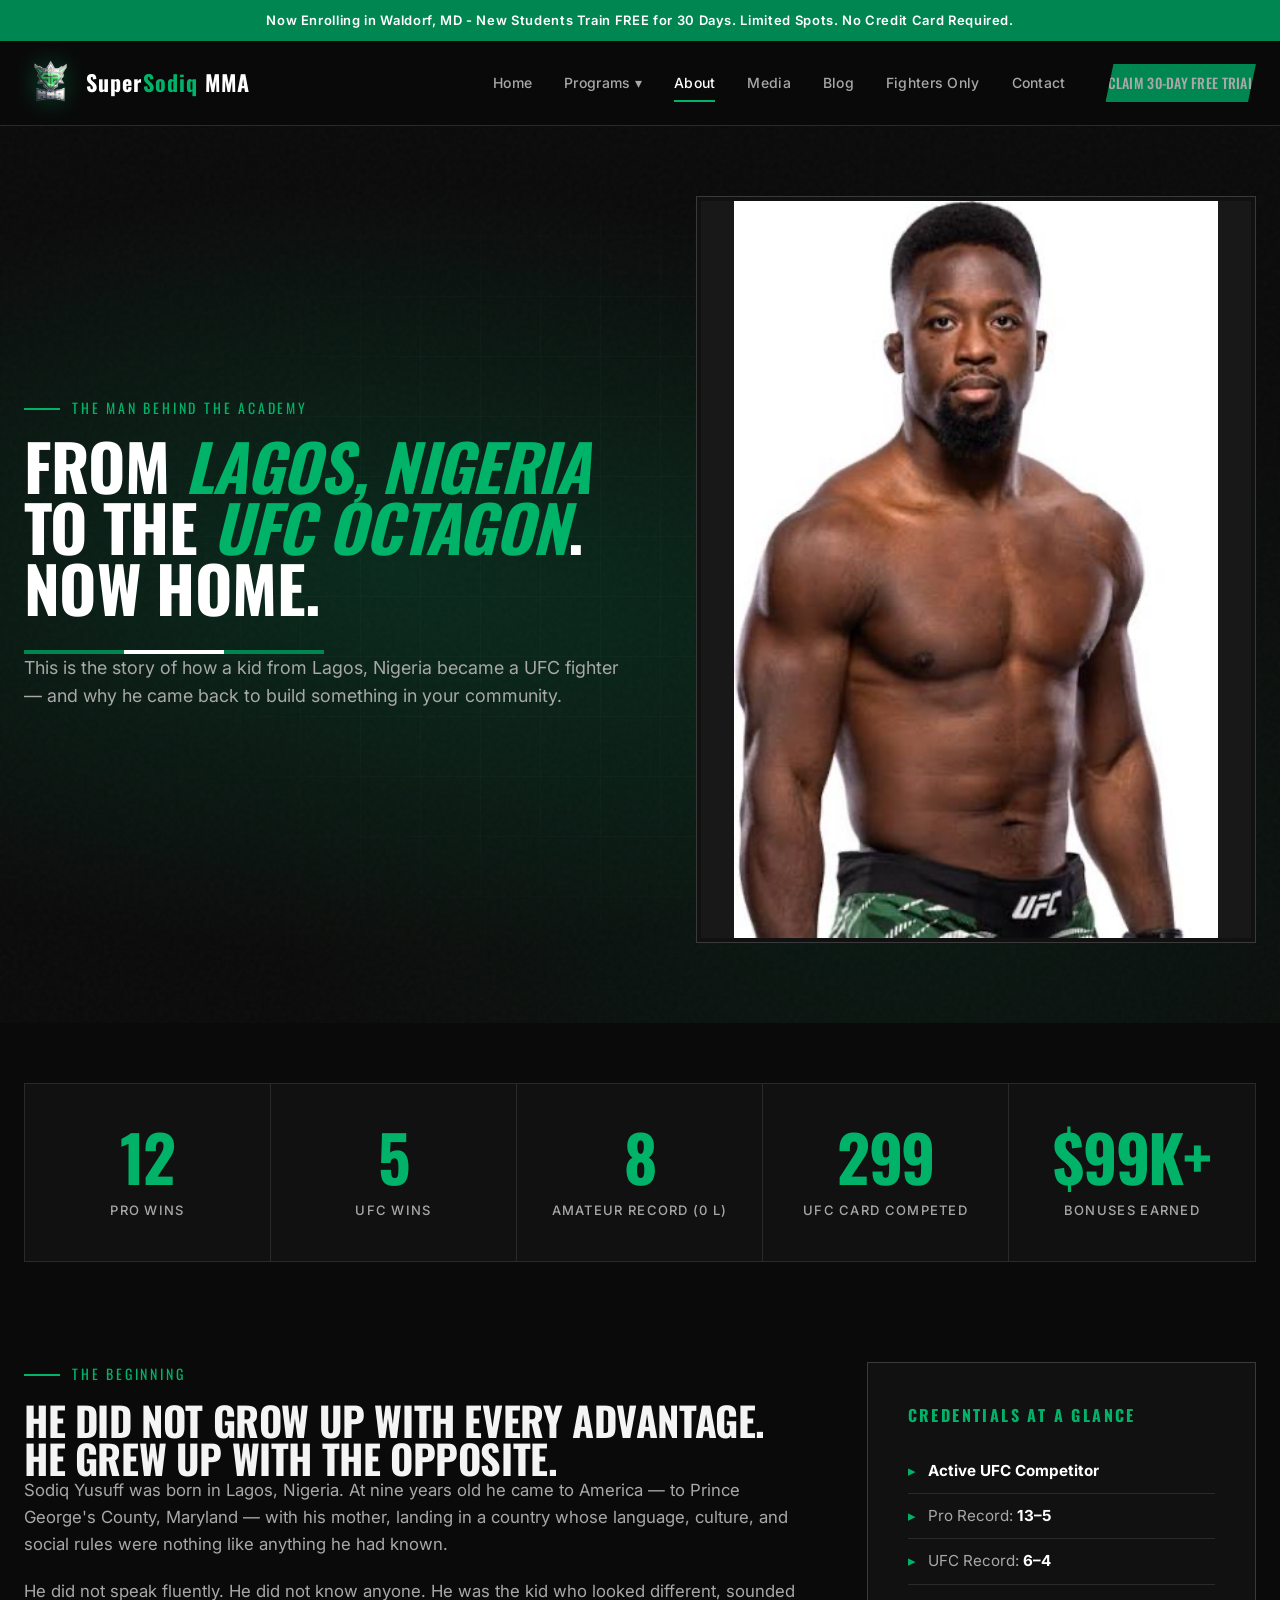
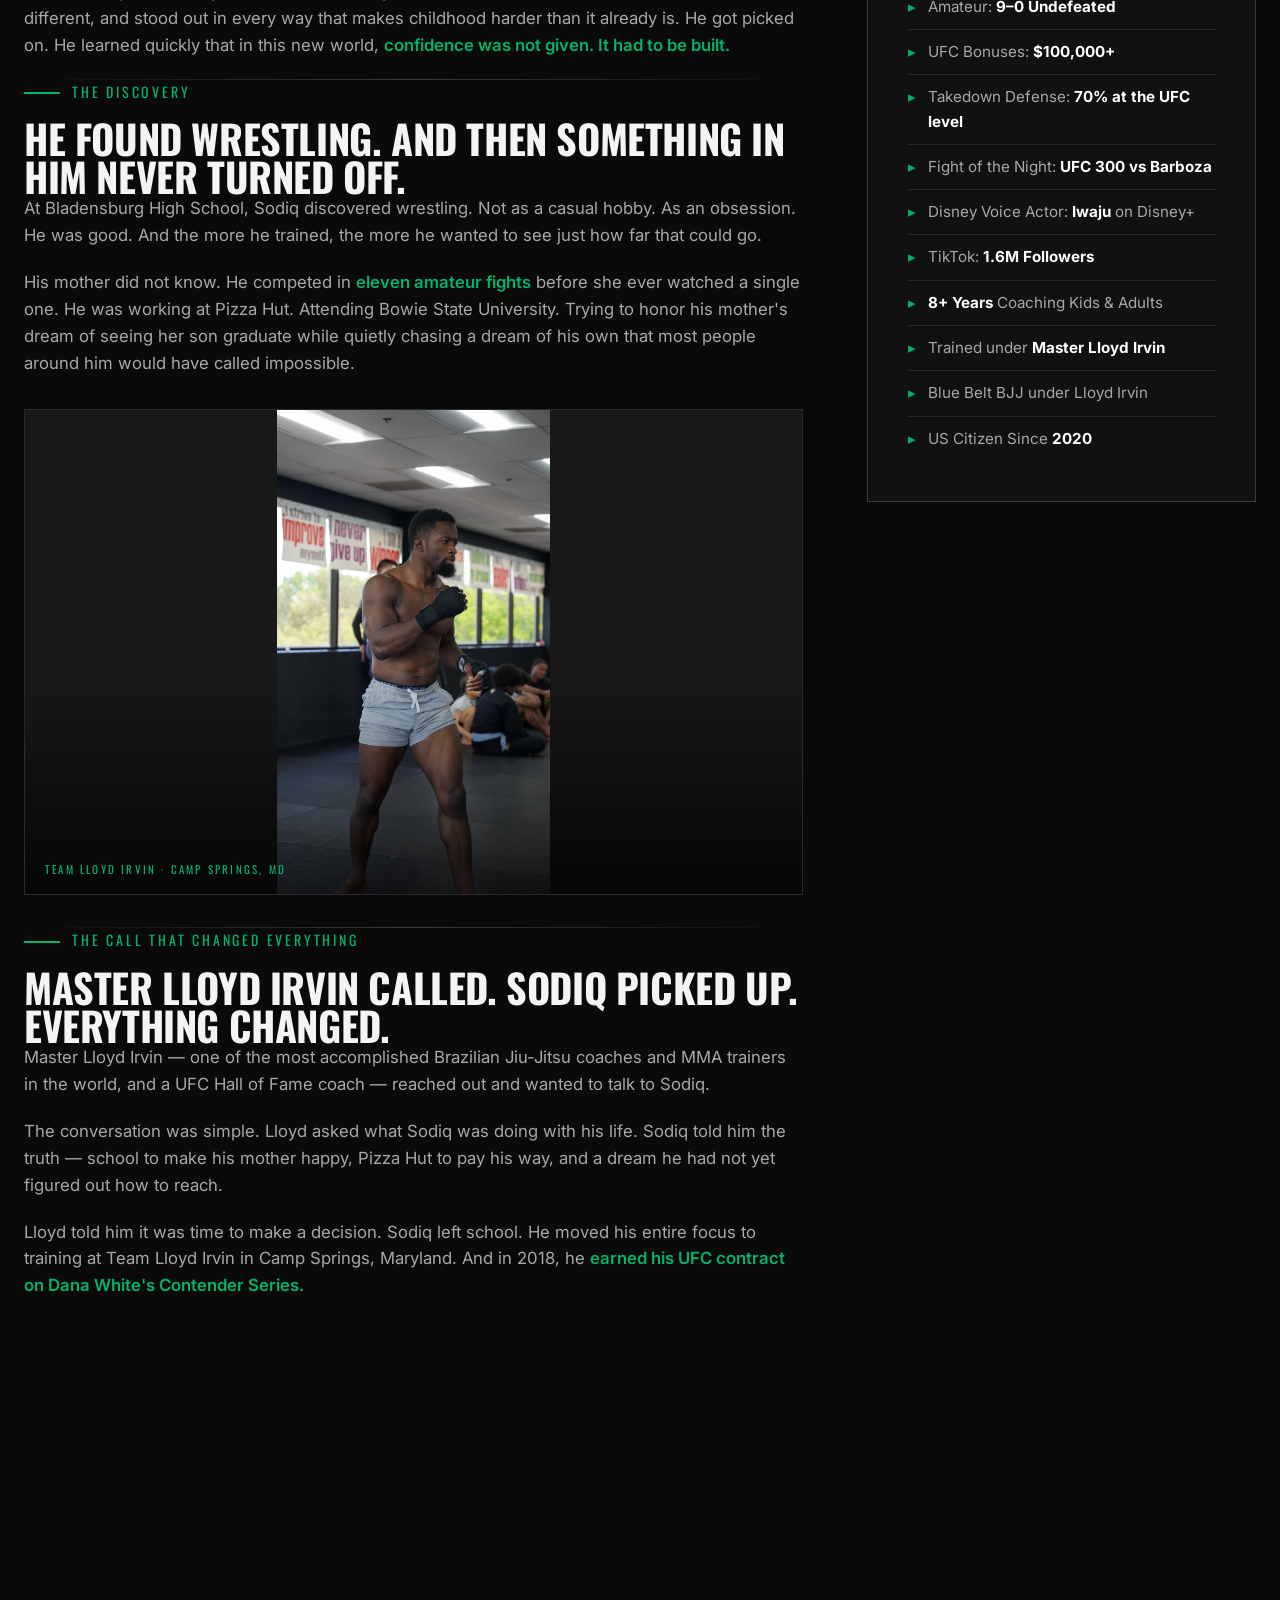
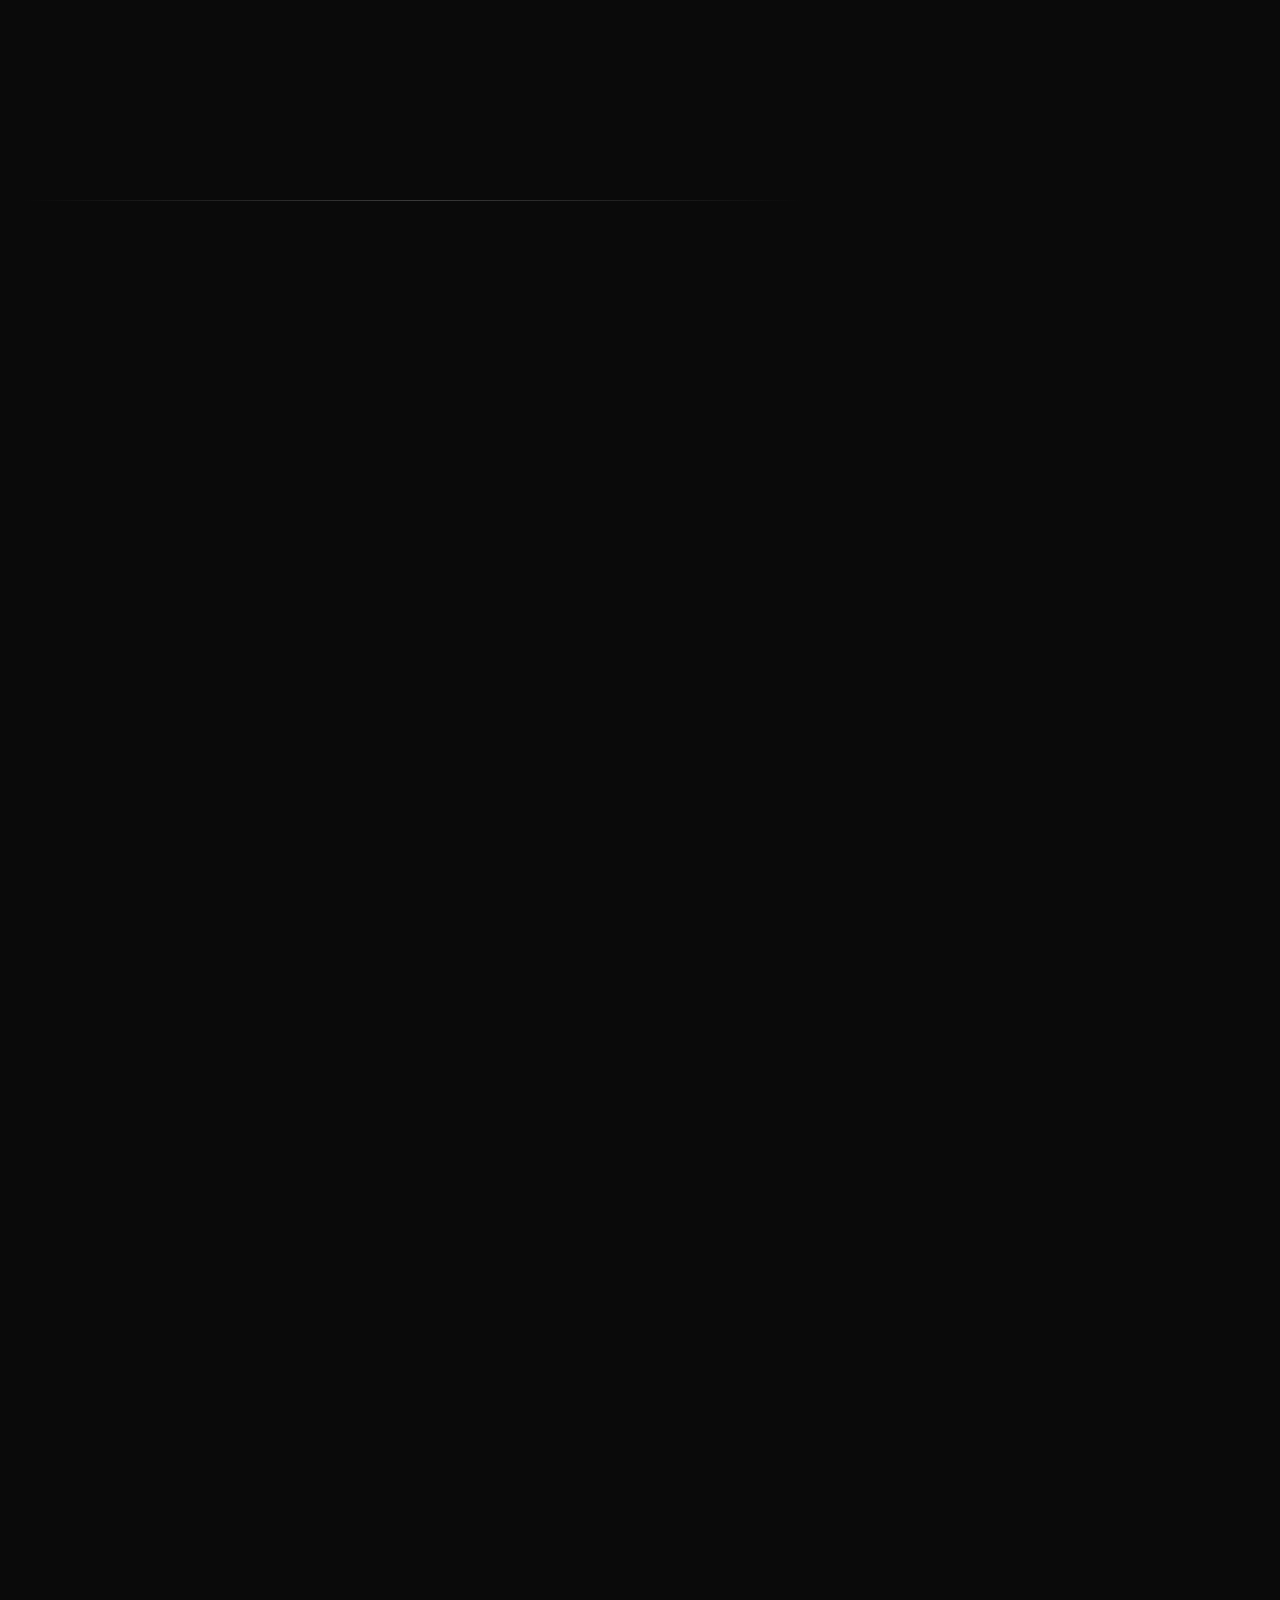
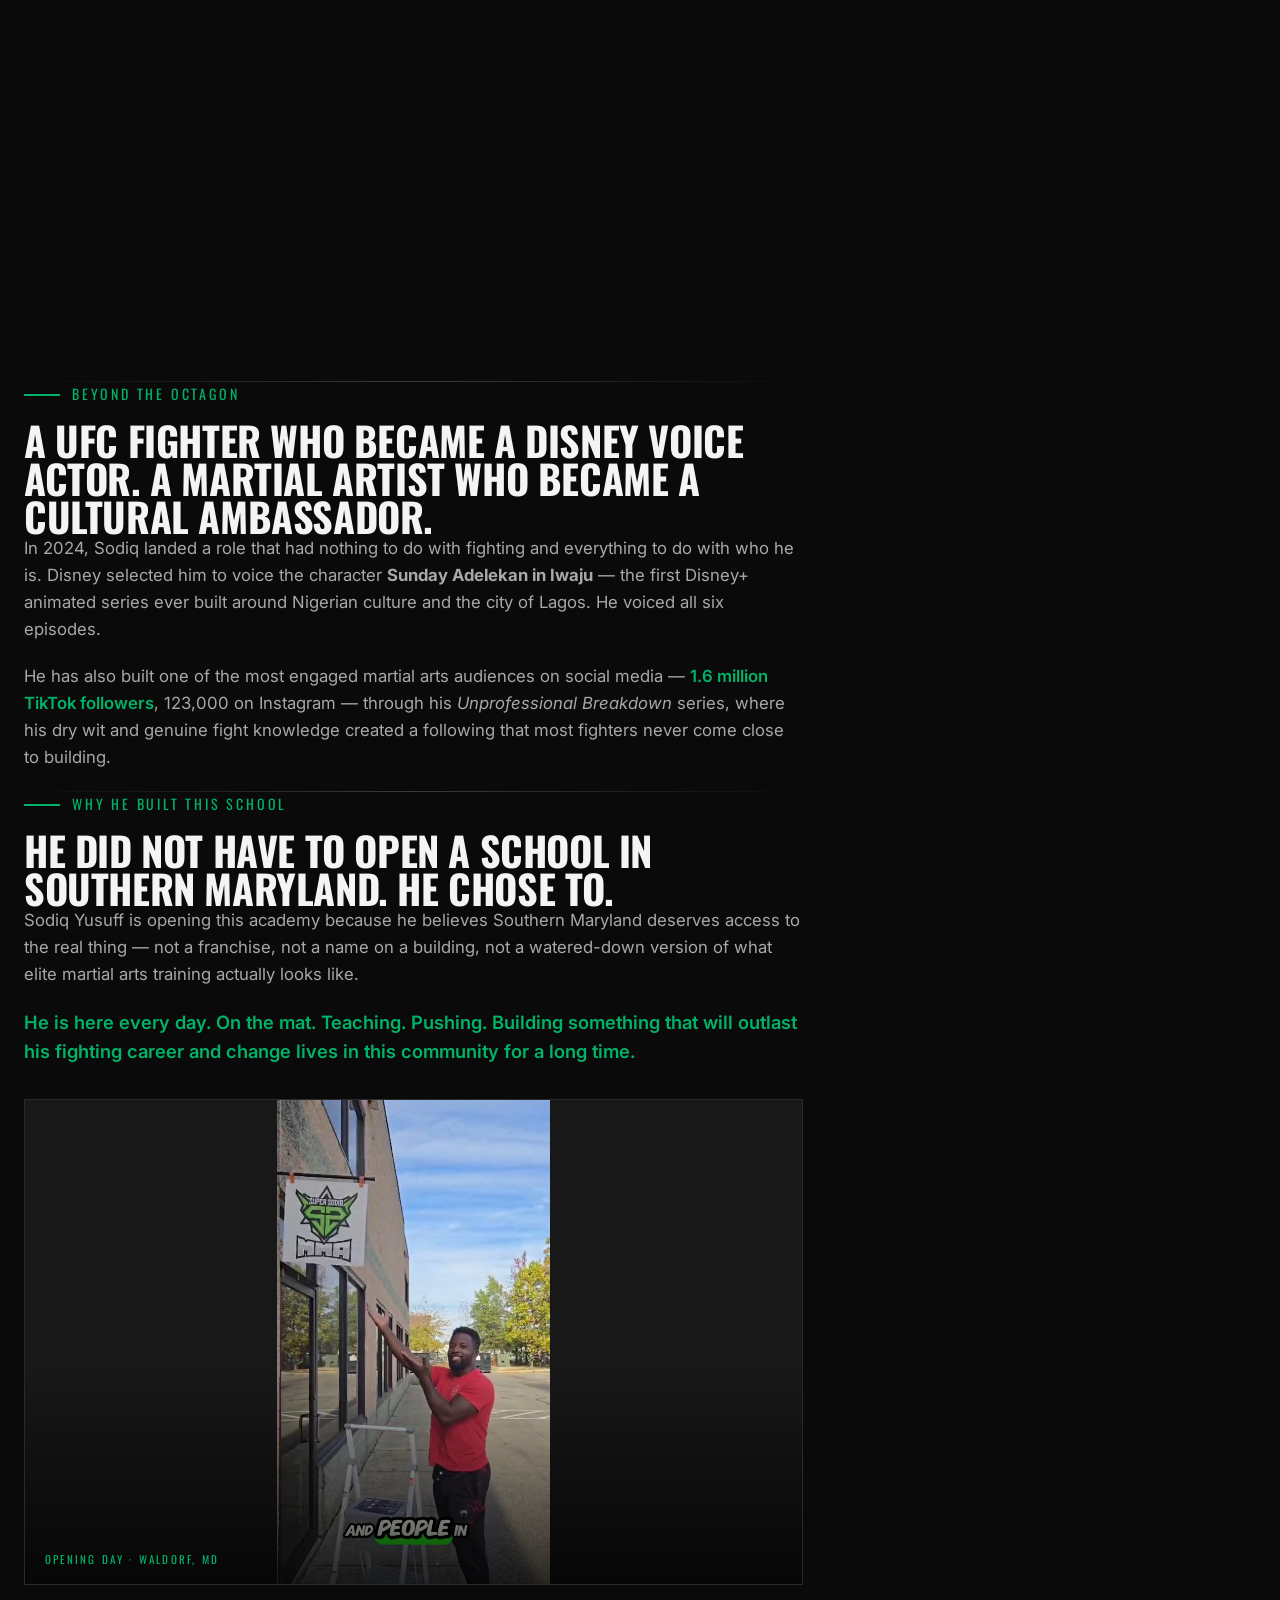
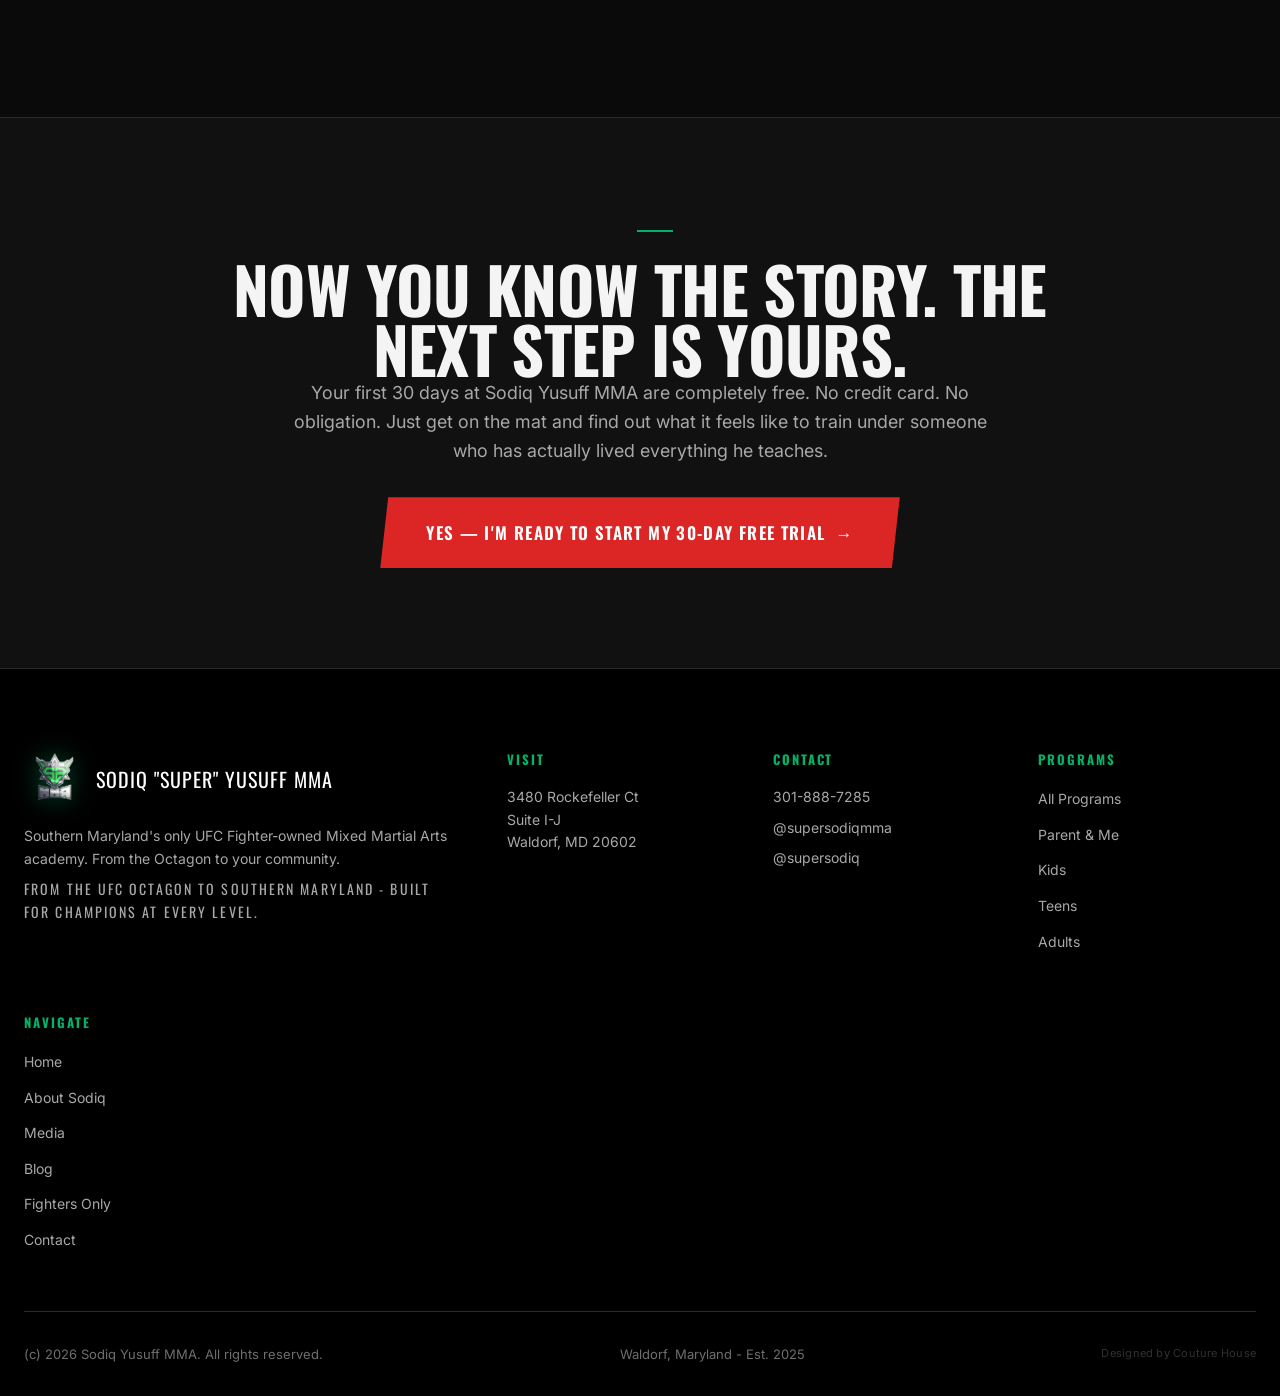
<file: about.html>
<!DOCTYPE html>
<html lang="en">
<head>
<meta charset="UTF-8" />
<meta name="viewport" content="width=device-width, initial-scale=1.0" />
<title>About Sodiq — The Man Behind the Academy</title>
<meta name="description" content="The story of how a kid from Lagos, Nigeria became a UFC fighter — and why he came back to build something in your community." />
<link rel="preconnect" href="https://fonts.googleapis.com" />
<link rel="preconnect" href="https://fonts.gstatic.com" crossorigin />
<link href="https://fonts.googleapis.com/css2?family=Oswald:wght@400;500;600;700&family=Inter:wght@300;400;500;600;700&display=swap" rel="stylesheet" />
<link rel="stylesheet" href="assets/css/styles.css?v=36" />
<link rel="icon" type="image/png" href="assets/images/super-sodiq-logo.png" />
<style>
  .about-hero-split { display: grid; grid-template-columns: 1.1fr 1fr; gap: 56px; align-items: center; }
  @media (max-width: 1000px) { .about-hero-split { grid-template-columns: 1fr; text-align: center; } }
  .about-hero-photo {
    position: relative; aspect-ratio: 3/4;
    border: 1px solid var(--border-bright);
    padding: 4px; background: var(--bg-2);
    overflow: hidden;
  }
  .about-hero-photo::before, .about-hero-photo::after {
    content: ''; position: absolute;
    width: 24px; height: 24px;
    border: 2px solid var(--nigeria-green-bright);
    z-index: 4;
  }
  .about-hero-photo::before { top: -2px; left: -2px; border-right: none; border-bottom: none; }
  .about-hero-photo::after { bottom: -2px; right: -2px; border-left: none; border-top: none; }
  .about-hero-photo img {
    width: 100%; height: 100%; object-fit: contain; background: var(--bg-3);
  }
  .story-photo {
    position: relative; aspect-ratio: 16/10;
    overflow: hidden; margin: 32px 0;
    border: 1px solid var(--border);
  }
  .story-photo::before {
    content: ''; position: absolute; inset: 0; z-index: 2;
    background: linear-gradient(180deg, transparent 55%, rgba(0,0,0,0.75));
    pointer-events: none;
  }
  .story-photo img { width: 100%; height: 100%; object-fit: contain; background: var(--bg-3); }
  .story-photo .tag {
    position: absolute; bottom: 16px; left: 20px; z-index: 3;
    font-family: var(--font-display); font-size: 11px;
    letter-spacing: 0.2em; color: var(--nigeria-green-bright);
    text-transform: uppercase;
  }
  .flag-strip { height: 4px; display: flex; }
  .flag-strip > span { flex: 1; }
  .flag-strip > span:nth-child(1), .flag-strip > span:nth-child(3) { background: var(--nigeria-green); }
  .flag-strip > span:nth-child(2) { background: var(--white); }
  .cred-box {
    background: var(--bg-2); border: 1px solid var(--border-bright);
    padding: 40px; position: sticky; top: 100px;
  }
  .cred-box h3 {
    font-family: var(--font-display); font-size: 16px;
    letter-spacing: 0.15em; text-transform: uppercase;
    color: var(--nigeria-green-bright); margin-bottom: 20px;
  }
  .cred-box ul li {
    padding: 10px 0 10px 20px; position: relative;
    border-bottom: 1px solid var(--border); font-size: 0.95rem; color: var(--text-dim);
  }
  .cred-box ul li::before { content: '▸'; position: absolute; left: 0; color: var(--nigeria-green-bright); }
  .cred-box ul li:last-child { border-bottom: none; }
  .cred-box ul li strong { color: var(--white); }
  .about-grid { display: grid; grid-template-columns: 2fr 1fr; gap: 64px; align-items: start; }
  @media (max-width: 900px) {
    .cred-box { position: static; }
    .about-grid { grid-template-columns: 1fr; gap: 32px; }
  }
</style>

</head>
<body>

<div id="nav-slot"></div>

<!-- =========== HERO =========== -->
<section class="hero" style="min-height:70vh;">
  <div class="hero-bg"></div>
  <div class="container">
    <div class="about-hero-split">
      <div>
        <div class="kicker reveal">The Man Behind the Academy</div>
        <h1 class="hero-headline reveal reveal-delay-1" style="font-size:clamp(2rem,5vw,4.5rem);text-align:left;">
          From <span class="accent">Lagos, Nigeria</span><br/>
          to the <span class="accent">UFC Octagon</span>.<br/>
          Now home.
        </h1>
        <div class="flag-strip reveal reveal-delay-2" style="max-width:300px;margin:32px 0 0;"><span></span><span></span><span></span></div>
        <p class="hero-sub reveal reveal-delay-2 mt-md" style="margin-left:0;text-align:left;">This is the story of how a kid from Lagos, Nigeria became a UFC fighter — and why he came back to build something in your community.</p>
      </div>
      <div class="about-hero-photo reveal reveal-delay-1">
        <img src="assets/images/sodiq-ufc-portrait-profile.jpg" alt="Sodiq Yusuff UFC official portrait — profile shot" loading="eager" />
      </div>
    </div>
  </div>
</section>

<!-- =========== STATS RIBBON =========== -->
<section class="section-sm" style="padding-bottom:0;">
  <div class="container">
    <div class="stats reveal">
      <div class="stat"><span class="stat-number" data-count="13">0</span><span class="stat-label">Pro Wins</span></div>
      <div class="stat"><span class="stat-number" data-count="6">0</span><span class="stat-label">UFC Wins</span></div>
      <div class="stat"><span class="stat-number" data-count="9">0</span><span class="stat-label">Amateur Record (0 L)</span></div>
      <div class="stat"><span class="stat-number" data-count="300">0</span><span class="stat-label">UFC Card Competed</span></div>
      <div class="stat"><span class="stat-number" data-count="100" data-prefix="$" data-suffix="K+">0</span><span class="stat-label">Bonuses Earned</span></div>
    </div>
  </div>
</section>

<!-- =========== MAIN CONTENT + CREDENTIALS SIDEBAR =========== -->
<section class="section">
  <div class="container">
    <div class="about-grid">
      <div class="prose">

        <div class="reveal">
          <div class="kicker">The Beginning</div>
          <h2 class="display-3 mb-md">He did not grow up with every advantage. He grew up with the opposite.</h2>
          <p>Sodiq Yusuff was born in Lagos, Nigeria. At nine years old he came to America — to Prince George's County, Maryland — with his mother, landing in a country whose language, culture, and social rules were nothing like anything he had known.</p>
          <p>He did not speak fluently. He did not know anyone. He was the kid who looked different, sounded different, and stood out in every way that makes childhood harder than it already is. He got picked on. He learned quickly that in this new world, <span class="highlight">confidence was not given. It had to be built.</span></p>
        </div>

        <div class="divider mb-lg mt-lg"></div>

        <div class="reveal">
          <div class="kicker">The Discovery</div>
          <h2 class="display-3 mb-md">He found wrestling. And then something in him never turned off.</h2>
          <p>At Bladensburg High School, Sodiq discovered wrestling. Not as a casual hobby. As an obsession. He was good. And the more he trained, the more he wanted to see just how far that could go.</p>
          <p>His mother did not know. He competed in <span class="highlight">eleven amateur fights</span> before she ever watched a single one. He was working at Pizza Hut. Attending Bowie State University. Trying to honor his mother's dream of seeing her son graduate while quietly chasing a dream of his own that most people around him would have called impossible.</p>
        </div>

        <div class="story-photo reveal">
          <img src="assets/images/sodiq-training-gym-stance.jpg" alt="Sodiq Yusuff in boxing stance at Team Lloyd Irvin" loading="lazy" />
          <span class="tag">Team Lloyd Irvin · Camp Springs, MD</span>
        </div>

        <div class="divider mb-lg mt-lg"></div>

        <div class="reveal">
          <div class="kicker">The Call That Changed Everything</div>
          <h2 class="display-3 mb-md">Master Lloyd Irvin called. Sodiq picked up. Everything changed.</h2>
          <p>Master Lloyd Irvin — one of the most accomplished Brazilian Jiu-Jitsu coaches and MMA trainers in the world, and a UFC Hall of Fame coach — reached out and wanted to talk to Sodiq.</p>
          <p>The conversation was simple. Lloyd asked what Sodiq was doing with his life. Sodiq told him the truth — school to make his mother happy, Pizza Hut to pay his way, and a dream he had not yet figured out how to reach.</p>
          <p>Lloyd told him it was time to make a decision. Sodiq left school. He moved his entire focus to training at Team Lloyd Irvin in Camp Springs, Maryland. And in 2018, he <span class="highlight">earned his UFC contract on Dana White's Contender Series.</span></p>
        </div>

        <div class="reveal" style="margin:32px auto;">
          <div style="position:relative;border:2px solid var(--nigeria-green-bright);overflow:hidden;box-shadow:0 0 60px rgba(0,179,104,0.3);">
            <img src="assets/images/lloyd-and-sodiq-poster.png" alt="MMA Coach Lloyd Irvin and Sodiq Yusuff" style="width:100%;display:block;" />
            <div style="position:absolute;bottom:0;left:0;right:0;padding:18px 24px;background:linear-gradient(0deg,rgba(0,0,0,0.95),transparent);">
              <p style="font-family:var(--font-display);font-size:11px;letter-spacing:0.25em;text-transform:uppercase;color:var(--nigeria-green-bright);margin-bottom:4px;">The Coach · The Fighter</p>
              <p style="font-family:var(--font-display);font-size:1rem;text-transform:uppercase;color:var(--white);letter-spacing:0.02em;">21+ Consecutive Years of UFC Fighters · Team Lloyd Irvin</p>
            </div>
          </div>
        </div>



        <div class="divider mb-lg mt-lg"></div>

        <div class="reveal">
          <div class="kicker">The Debut No One Will Forget</div>
          <h2 class="display-3 mb-md">He won his first UFC fight one week after the worst news of his life.</h2>
          <p>The week before Sodiq was scheduled to fly to Adelaide, Australia for his UFC debut, his older brother Tope died of typhoid fever in Nigeria at age 34. His mother found out first. And she made a decision that only a mother could make — she did not tell him. <span class="highlight">She carried that loss alone for an entire week</span> so her son would not be distracted.</p>
          <p>When Sodiq finally learned the truth, it hit him like the floor disappearing beneath him. He cried. His mother told him to stop. She said he had to focus.</p>
          <p>He got on the plane. He walked into the Octagon in Australia. He destroyed his opponent by <span class="highlight">first-round knockout in 2 minutes and 14 seconds</span> and earned a Performance of the Night bonus. And in his post-fight interview, standing in the Octagon, he dedicated the performance to his brother Tope.</p>
        </div>

        <div class="story-photo reveal">
          <img src="assets/images/sodiq-ufc-submission-ground.jpg" alt="Sodiq Yusuff executing a submission in the UFC Octagon" loading="lazy" />
          <span class="tag">UFC Octagon · Inside the Cage</span>
        </div>

        <div class="pullquote reveal">This one's for my brother.</div>

        <div class="reveal">
          <div class="kicker">The UFC Career</div>
          <h2 class="display-3 mb-md">What followed was a UFC career built on heart, skill, and unforgettable performances.</h2>
        </div>

        <!-- Record List -->
        <div class="reveal mt-md">
          <div class="record-row">
            <div class="record-result win">W</div>
            <div>
              <div class="record-opponent">Suman Mokhtarian</div>
              <span class="record-event">UFC FN · Adelaide · Dec 2018 · Performance of the Night</span>
            </div>
            <div class="record-method">KO · R1 · 2:14</div>
          </div>
          <div class="record-row">
            <div class="record-result win">W</div>
            <div>
              <div class="record-opponent">Gabriel Benítez</div>
              <span class="record-event">UFC 241 · Aug 2019 · Performance of the Night</span>
            </div>
            <div class="record-method">KO · R1</div>
          </div>
          <div class="record-row">
            <div class="record-result win">W</div>
            <div>
              <div class="record-opponent">Andre Fili</div>
              <span class="record-event">UFC 246 · McGregor vs Cerrone · Jan 2020</span>
            </div>
            <div class="record-method">Decision</div>
          </div>
          <div class="record-row">
            <div class="record-result win">W</div>
            <div>
              <div class="record-opponent">Don Shainis</div>
              <span class="record-event">UFC Fight Night · Oct 2022</span>
            </div>
            <div class="record-method">Sub · R1 · 0:30</div>
          </div>
          <div class="record-row">
            <div class="record-result win">W</div>
            <div>
              <div class="record-opponent">Alex Cáceres</div>
              <span class="record-event">Unanimous Decision · Leg kick masterclass</span>
            </div>
            <div class="record-method">Decision</div>
          </div>
          <div class="record-row">
            <div class="record-result loss">L</div>
            <div>
              <div class="record-opponent">Edson Barboza</div>
              <span class="record-event">UFC 300 · Apr 2024 · Fight of the Night</span>
            </div>
            <div class="record-method">Decision</div>
          </div>
        </div>

        <div class="divider mb-lg mt-lg"></div>

        <div class="reveal">
          <div class="kicker">Beyond the Octagon</div>
          <h2 class="display-3 mb-md">A UFC fighter who became a Disney voice actor. A martial artist who became a cultural ambassador.</h2>
          <p>In 2024, Sodiq landed a role that had nothing to do with fighting and everything to do with who he is. Disney selected him to voice the character <strong>Sunday Adelekan in Iwaju</strong> — the first Disney+ animated series ever built around Nigerian culture and the city of Lagos. He voiced all six episodes.</p>
          <p>He has also built one of the most engaged martial arts audiences on social media — <span class="highlight">1.6 million TikTok followers</span>, 123,000 on Instagram — through his <em>Unprofessional Breakdown</em> series, where his dry wit and genuine fight knowledge created a following that most fighters never come close to building.</p>
        </div>

        <div class="divider mb-lg mt-lg"></div>

        <div class="reveal">
          <div class="kicker">Why He Built This School</div>
          <h2 class="display-3 mb-md">He did not have to open a school in Southern Maryland. He chose to.</h2>
          <p>Sodiq Yusuff is opening this academy because he believes Southern Maryland deserves access to the real thing — not a franchise, not a name on a building, not a watered-down version of what elite martial arts training actually looks like.</p>
          <p class="strong"><span class="highlight">He is here every day. On the mat. Teaching. Pushing. Building something that will outlast his fighting career and change lives in this community for a long time.</span></p>
        </div>

        <div class="story-photo reveal">
          <img src="assets/images/sodiq-academy-opening-sign.jpg" alt="Sodiq Yusuff hanging the Super Sodiq MMA sign at the Waldorf academy" loading="lazy" />
          <span class="tag">Opening Day · Waldorf, MD</span>
        </div>

      </div>

      <!-- CREDENTIALS SIDEBAR -->
      <aside class="cred-box reveal reveal-delay-1">
        <h3>Credentials at a Glance</h3>
        <ul>
          <li><strong>Active UFC Competitor</strong></li>
          <li>Pro Record: <strong>13–5</strong></li>
          <li>UFC Record: <strong>6–4</strong></li>
          <li>Amateur: <strong>9–0 Undefeated</strong></li>
          <li>UFC Bonuses: <strong>$100,000+</strong></li>
          <li>Takedown Defense: <strong>70% at the UFC level</strong></li>
          <li>Fight of the Night: <strong>UFC 300 vs Barboza</strong></li>
          <li>Disney Voice Actor: <strong>Iwaju</strong> on Disney+</li>
          <li>TikTok: <strong>1.6M Followers</strong></li>
          <li><strong>8+ Years</strong> Coaching Kids & Adults</li>
          <li>Trained under <strong>Master Lloyd Irvin</strong></li>
          <li>Blue Belt BJJ under Lloyd Irvin</li>
          <li>US Citizen Since <strong>2020</strong></li>
        </ul>
      </aside>
    </div>
  </div>
</section>

<!-- =========== BOTTOM CTA =========== -->
<section class="section" style="background:var(--bg-2);border-top:1px solid var(--border);">
  <div class="container-narrow" style="text-align:center;">
    <div class="reveal">
      <div class="kicker" style="padding-left:0;">&nbsp;</div>
      <h2 class="display-2 mb-md">Now you know the story. The next step is yours.</h2>
      <p class="lede" style="margin:0 auto 32px;">Your first 30 days at Sodiq Yusuff MMA are completely free. No credit card. No obligation. Just get on the mat and find out what it feels like to train under someone who has actually lived everything he teaches.</p>
      <a href="contact.html#trial" class="btn btn-blood btn-lg pulse btn-arrow">Yes — I'm Ready to Start My 30-Day Free Trial</a>
    </div>
  </div>
</section>

<div id="footer-slot"></div>


<script src="assets/js/partials.js?v=36"></script>
<script src="assets/js/main.js?v=36"></script>
</body>
</html>
</file>
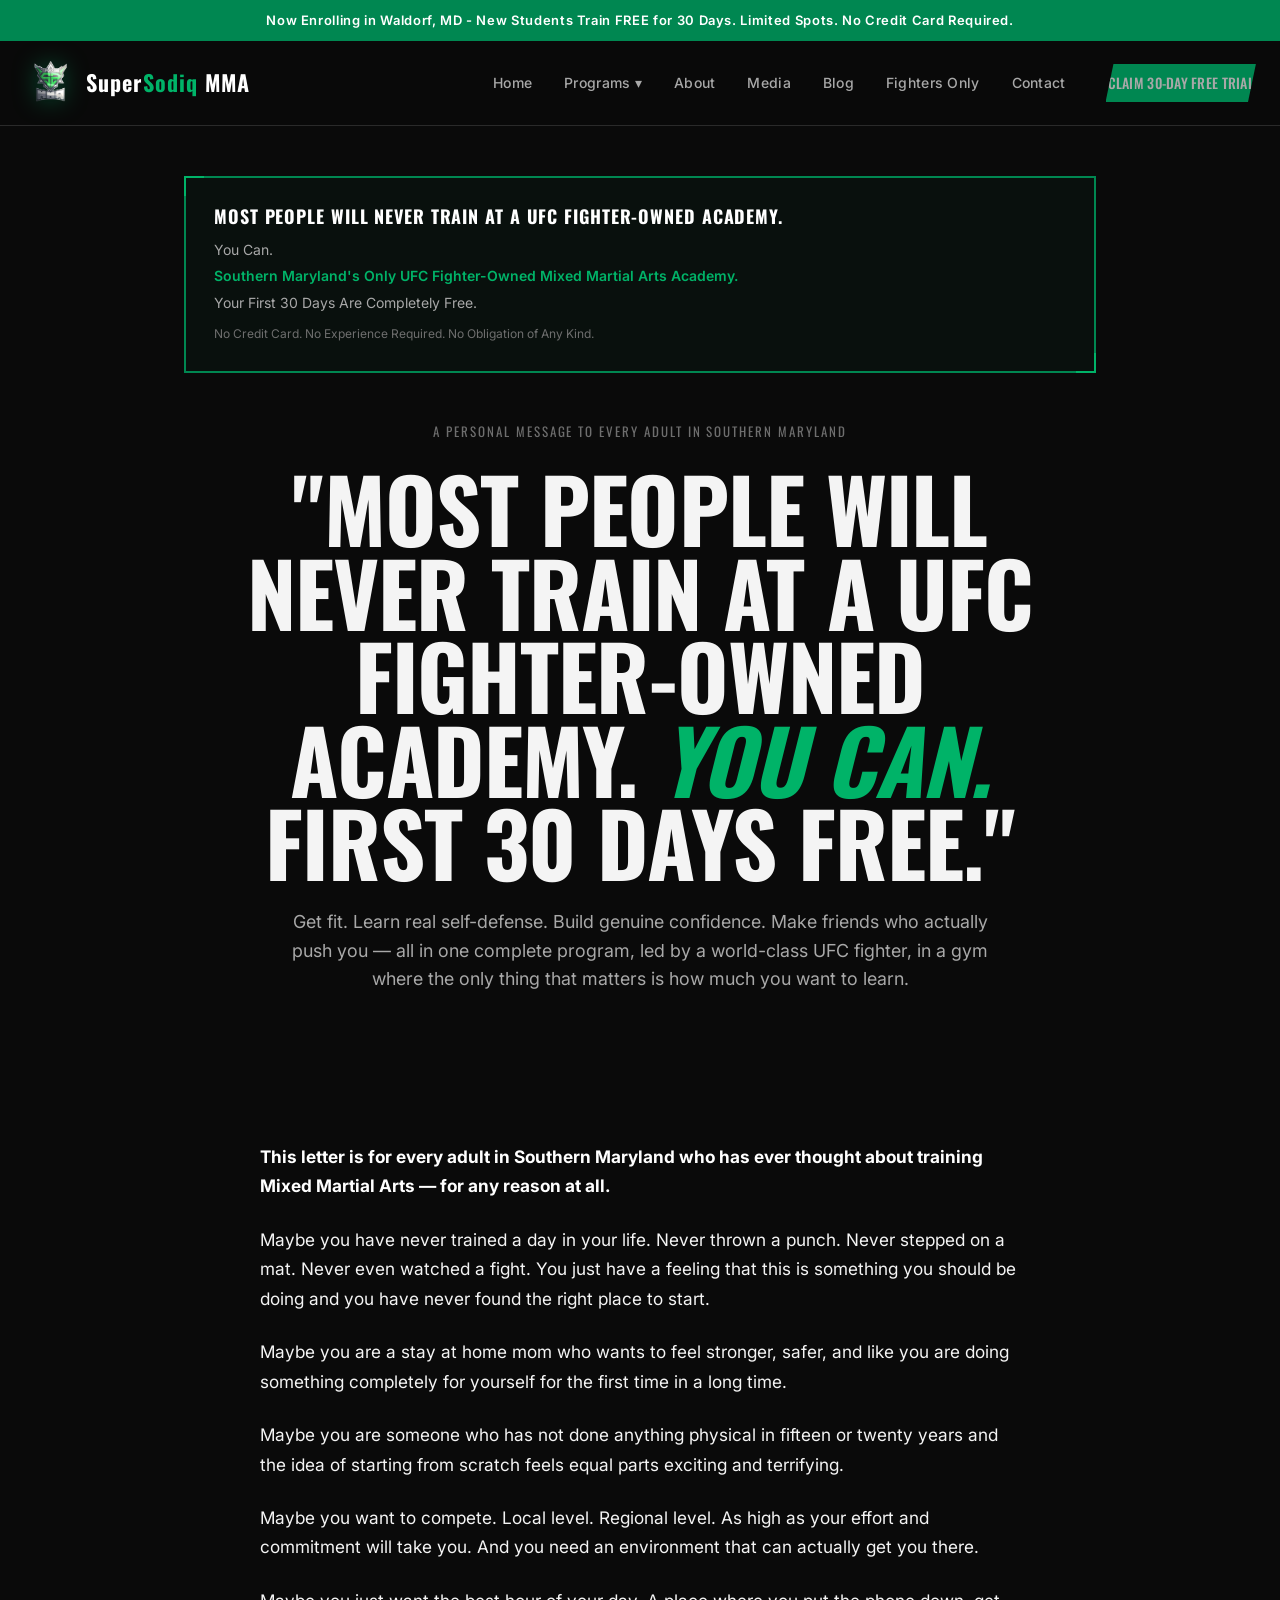
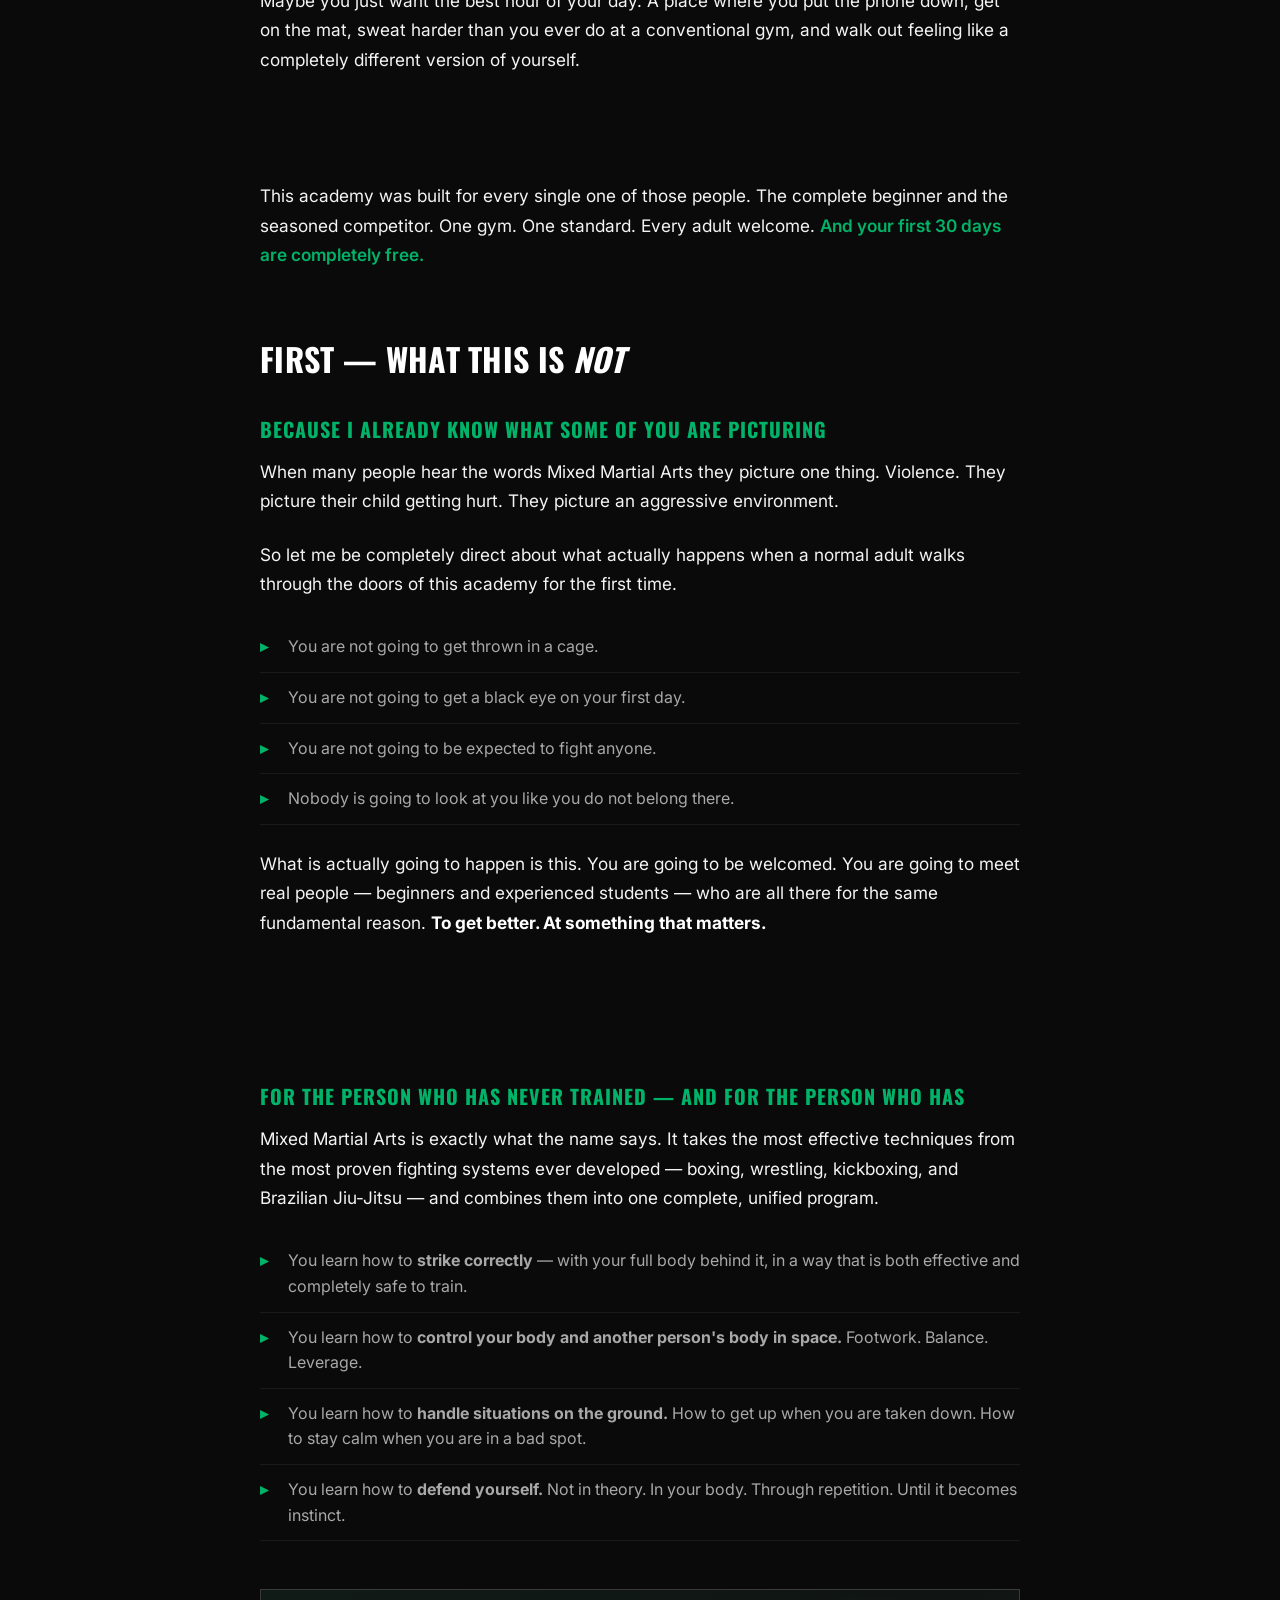
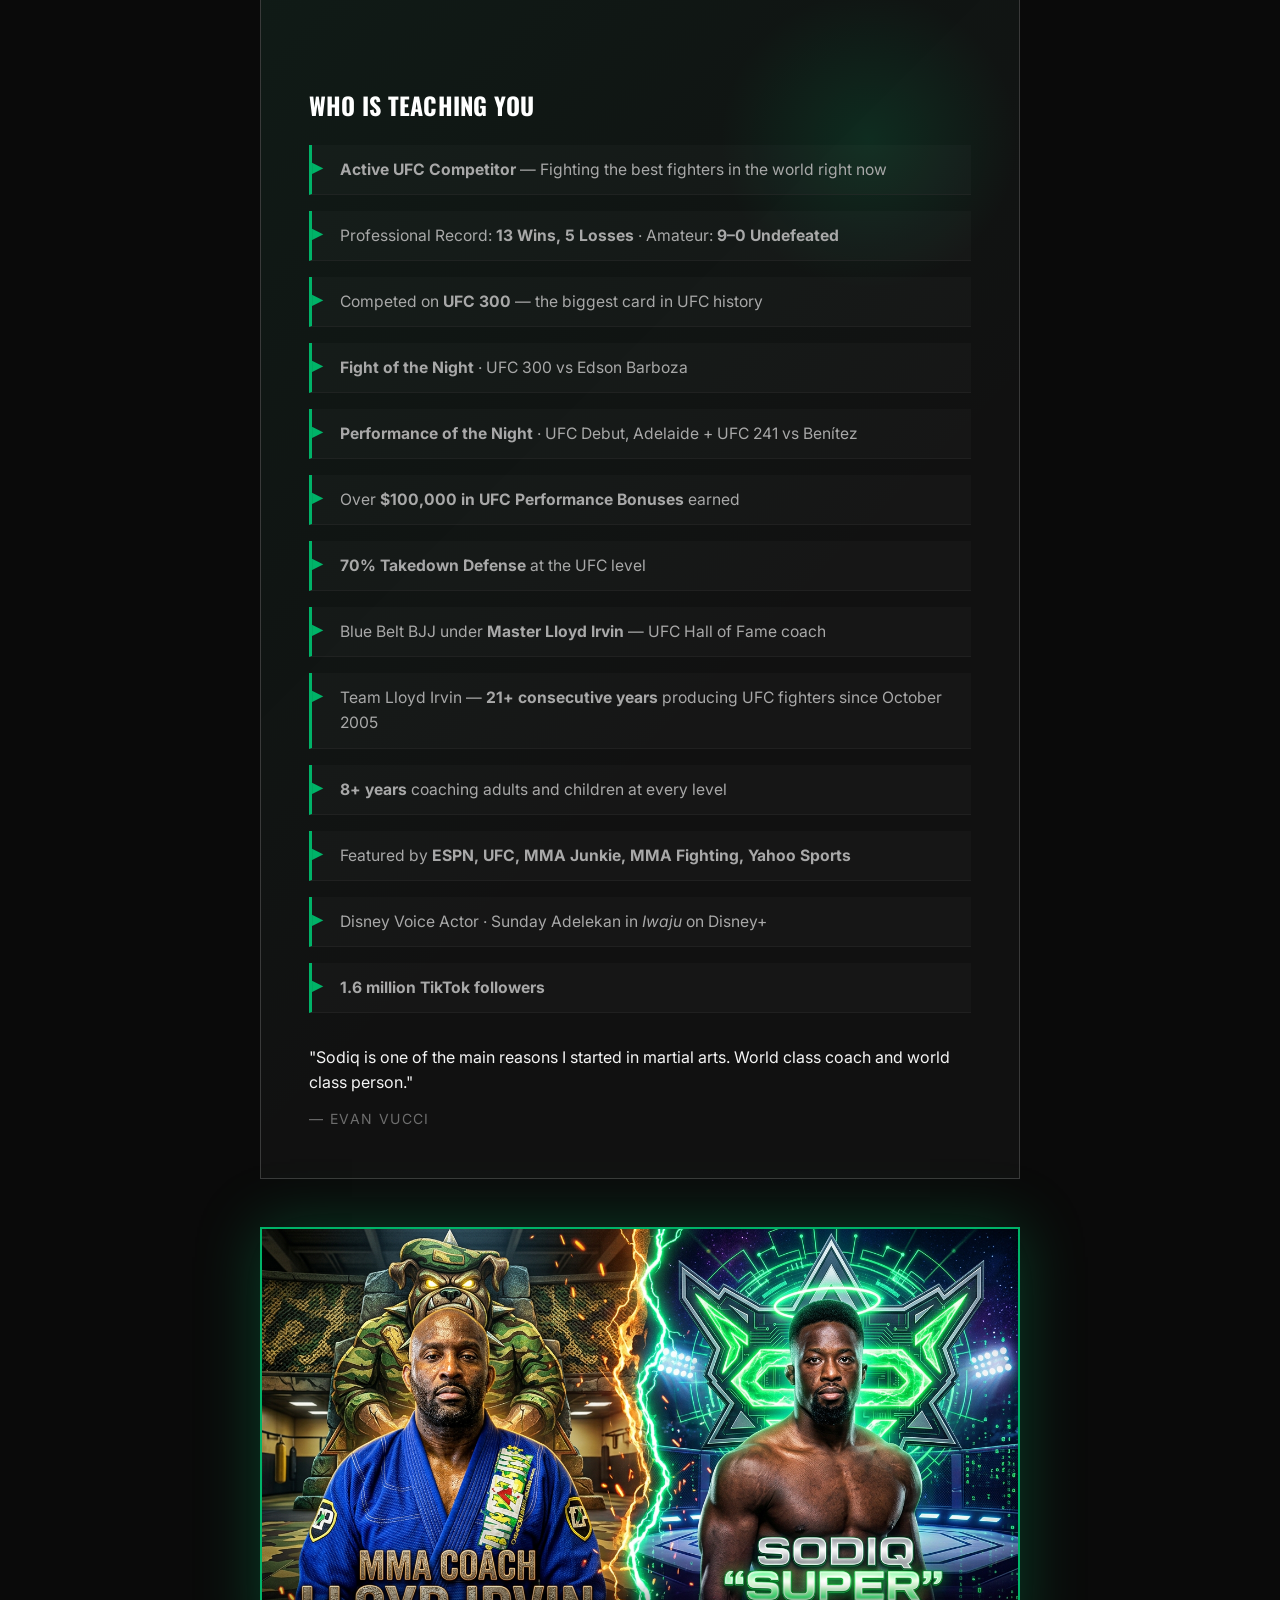
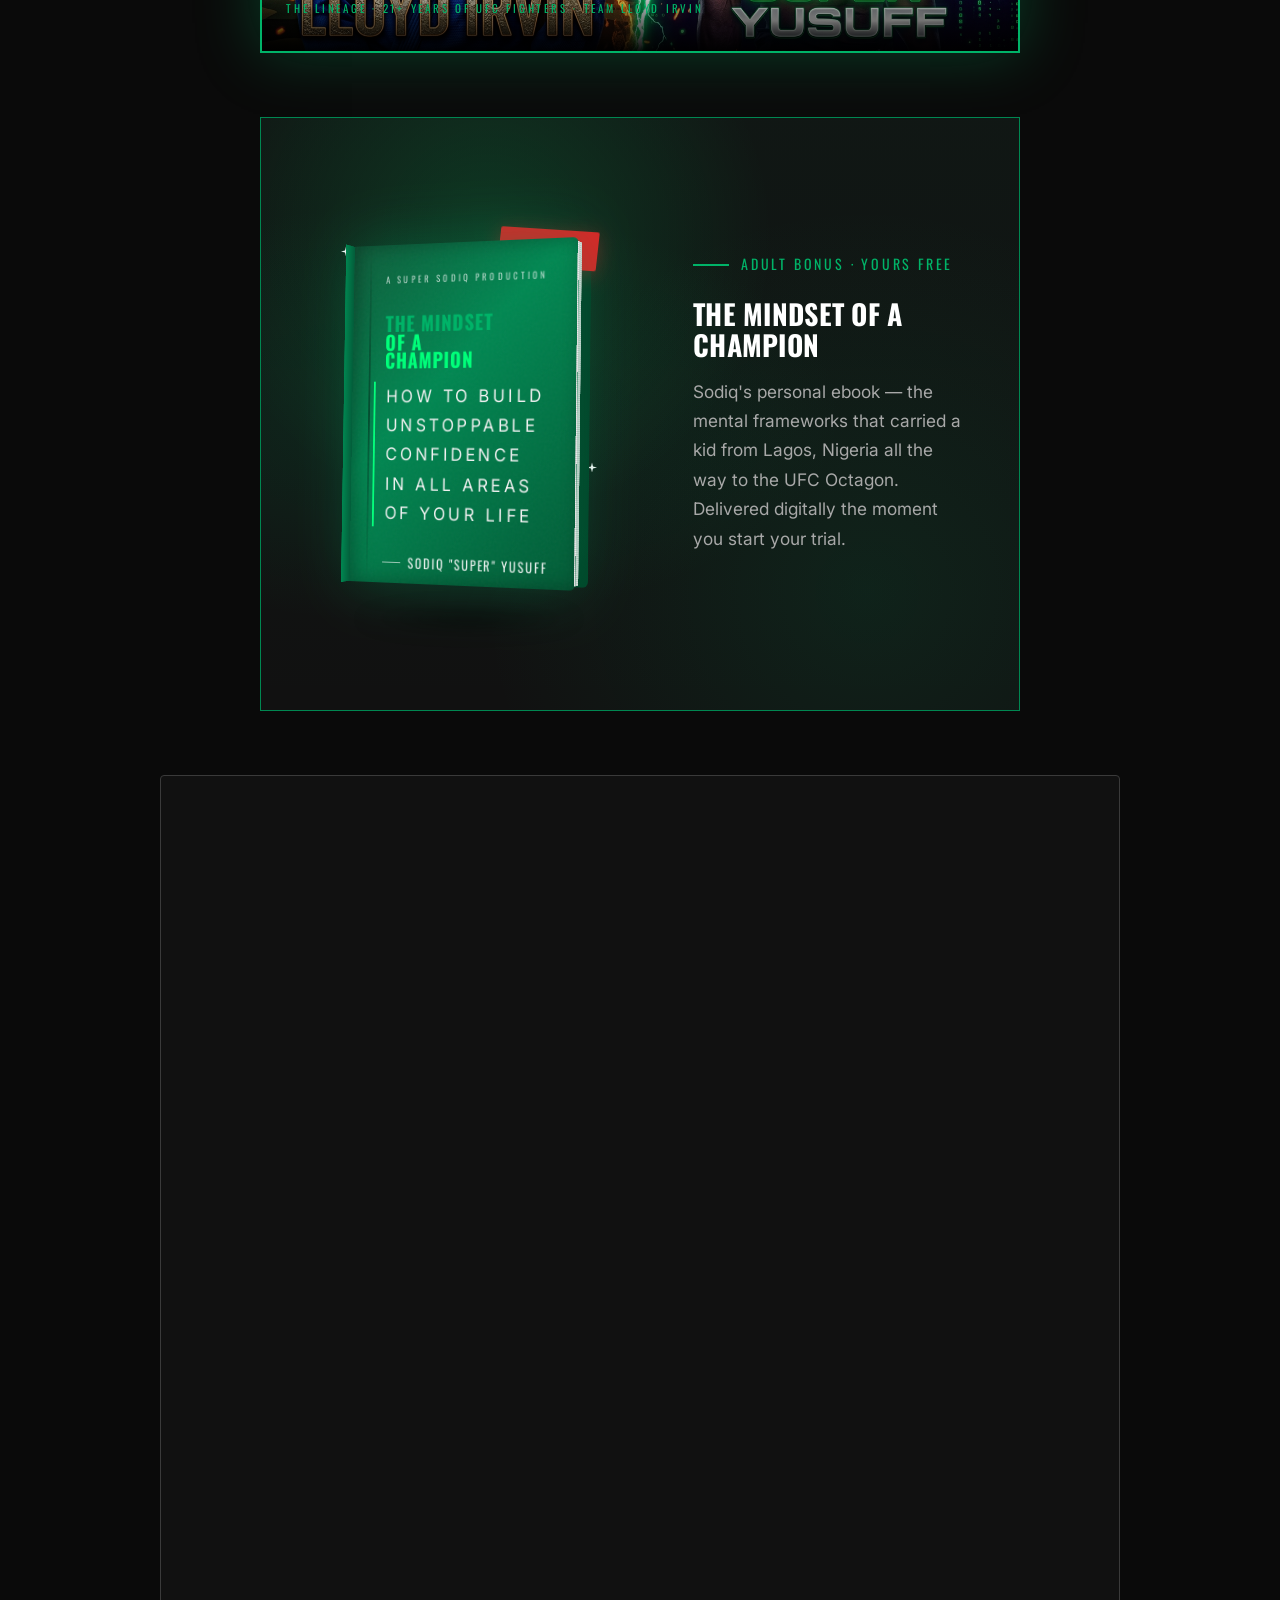
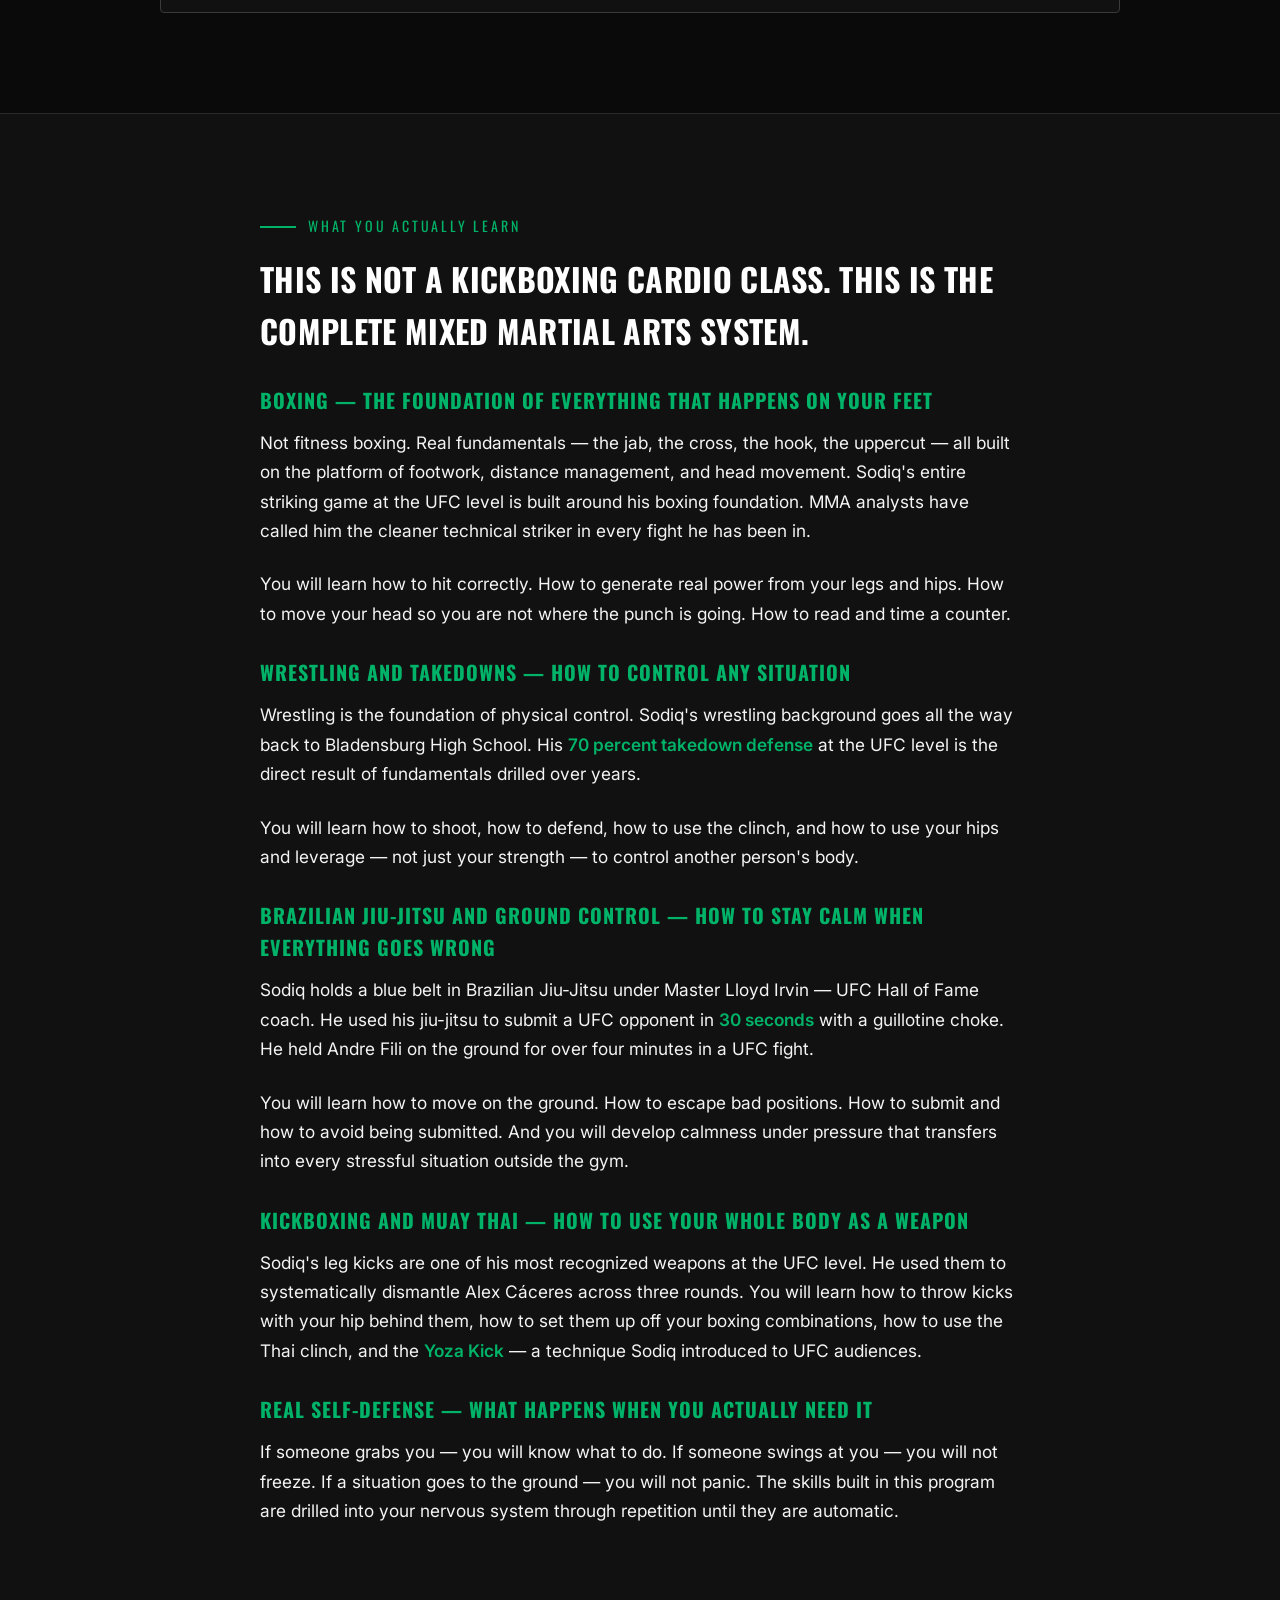
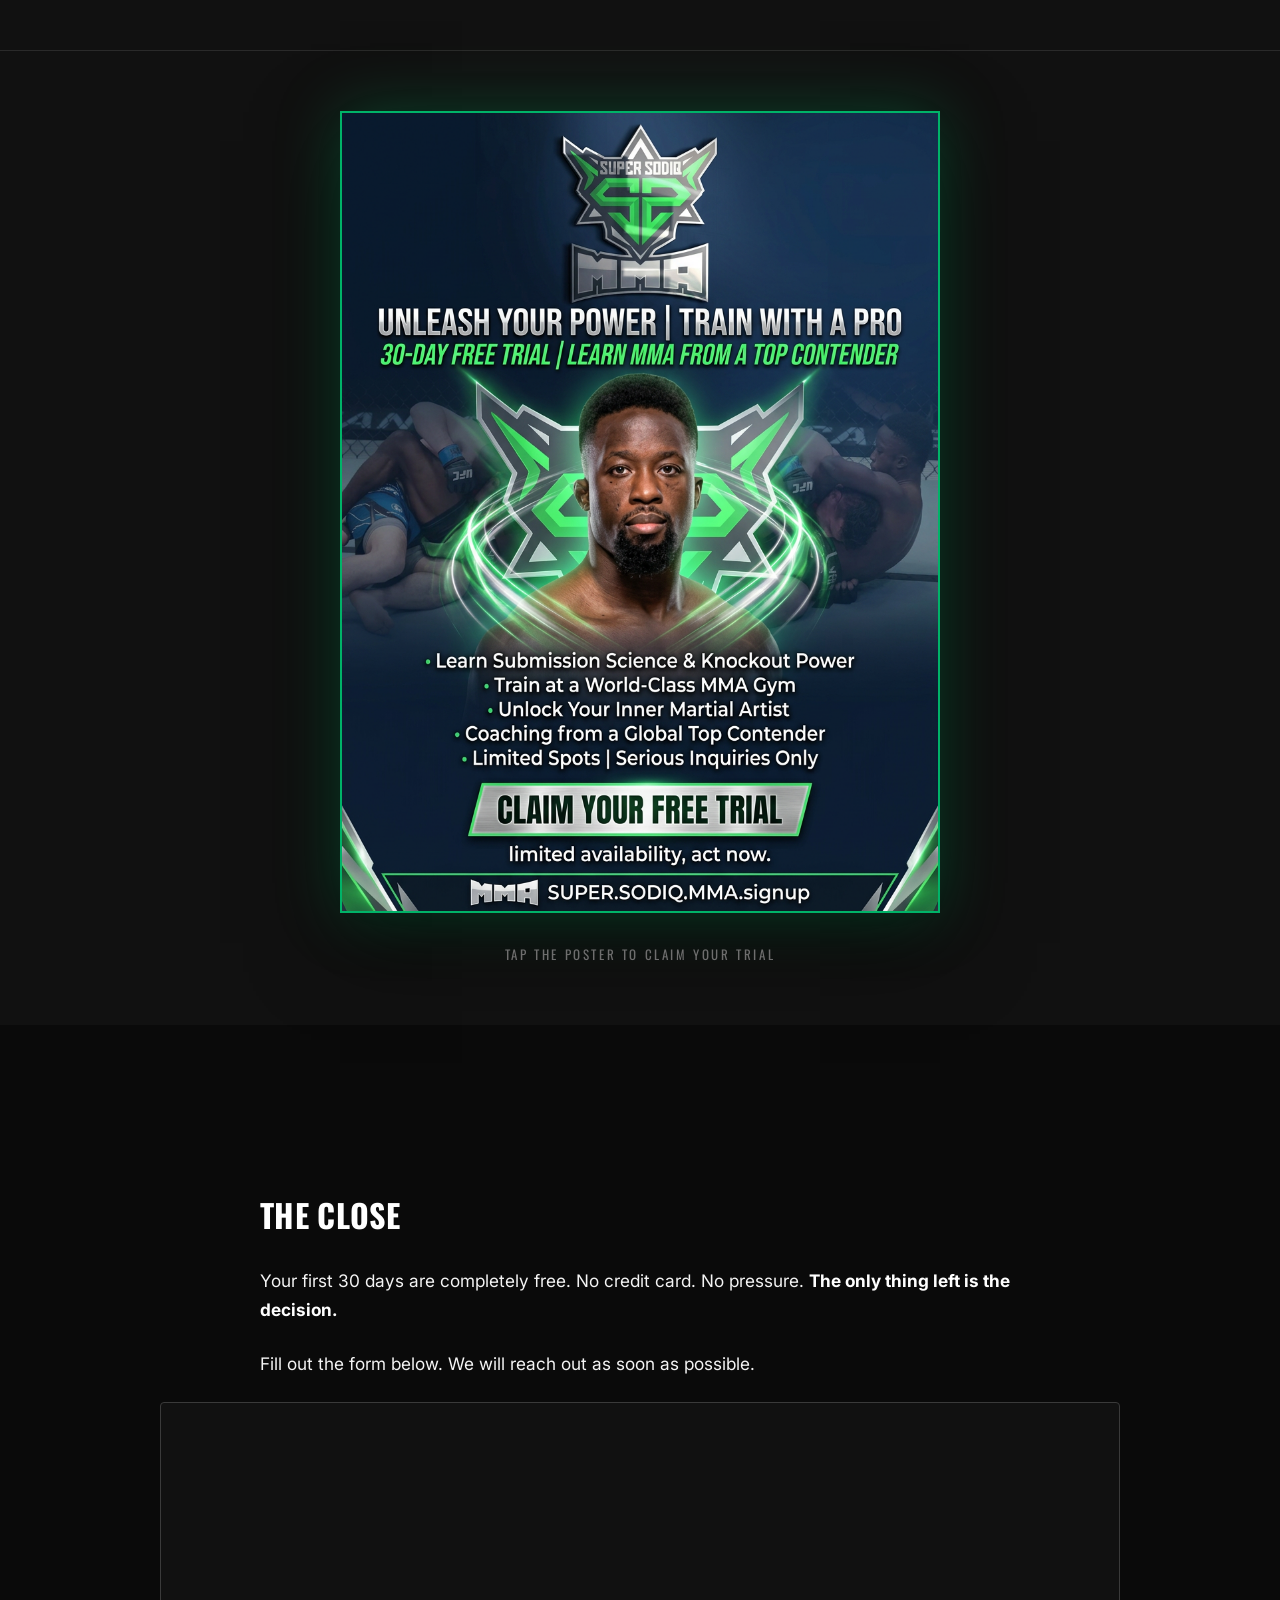
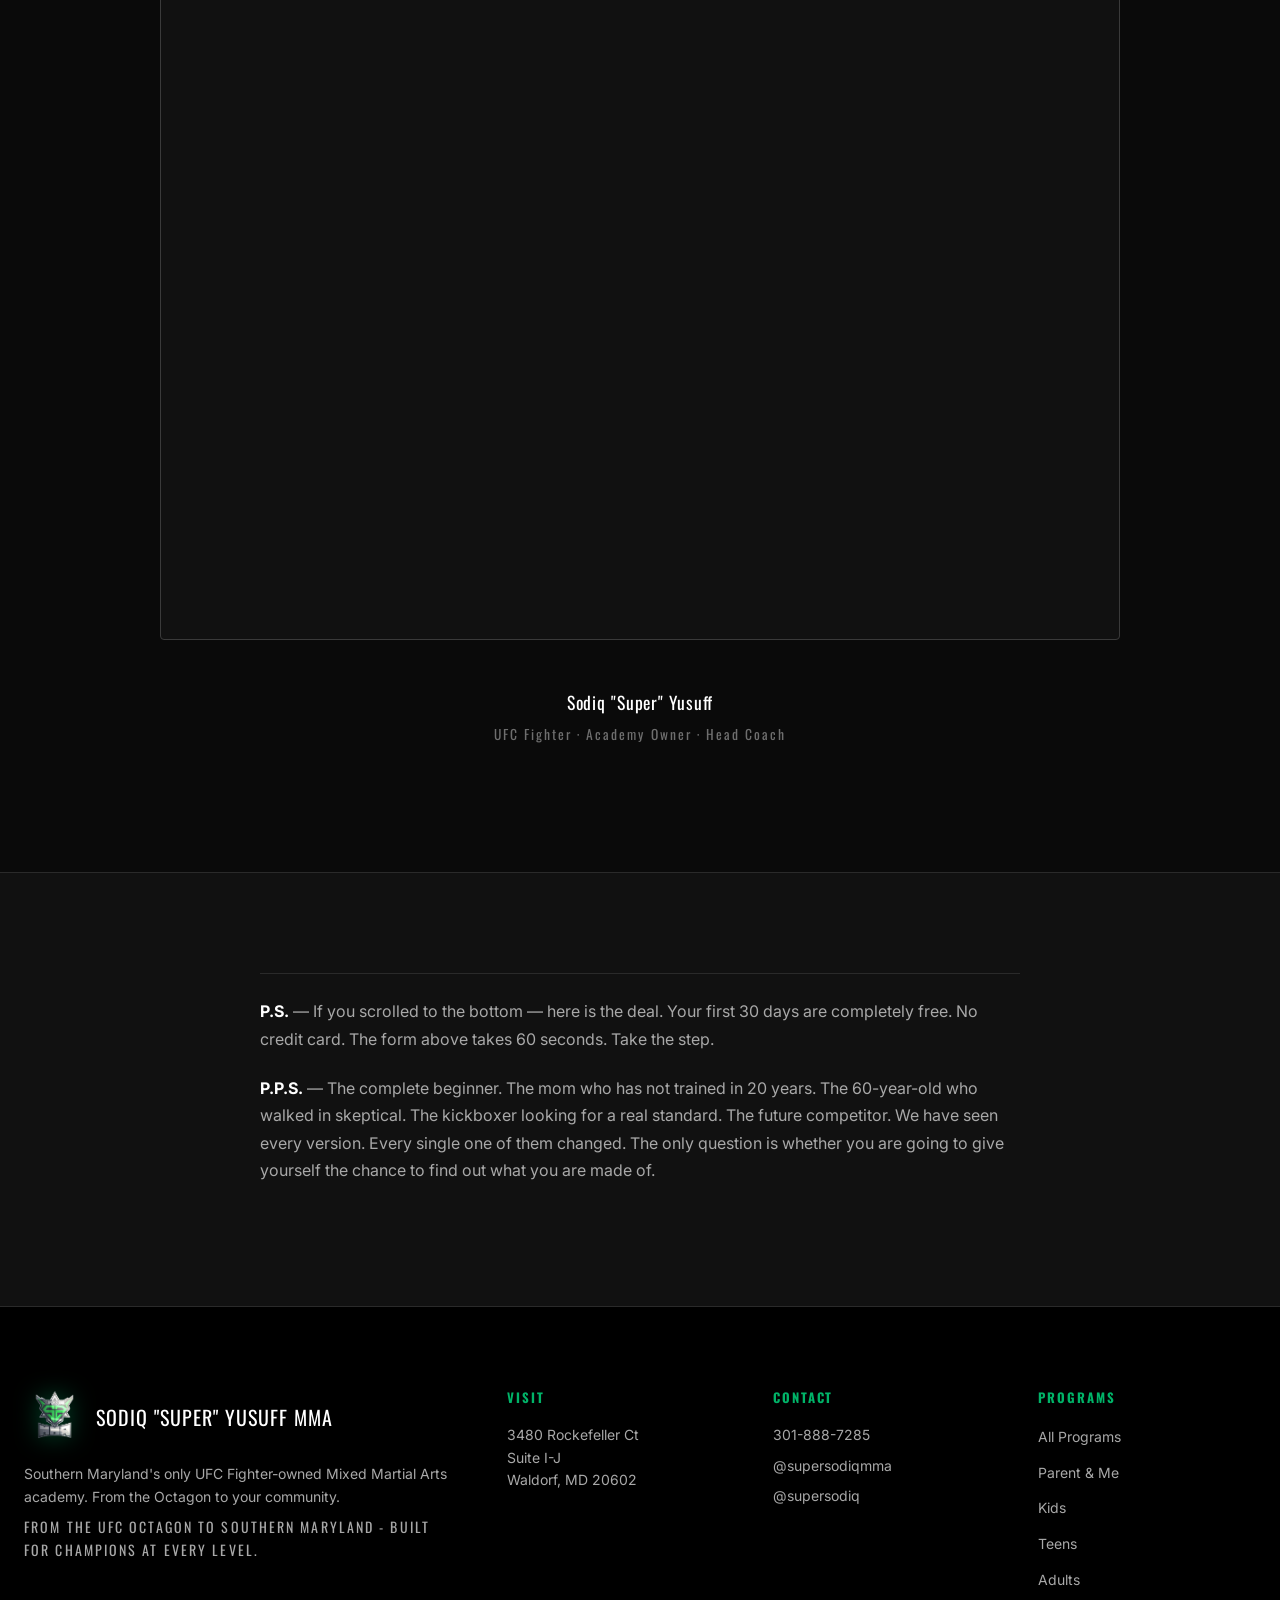
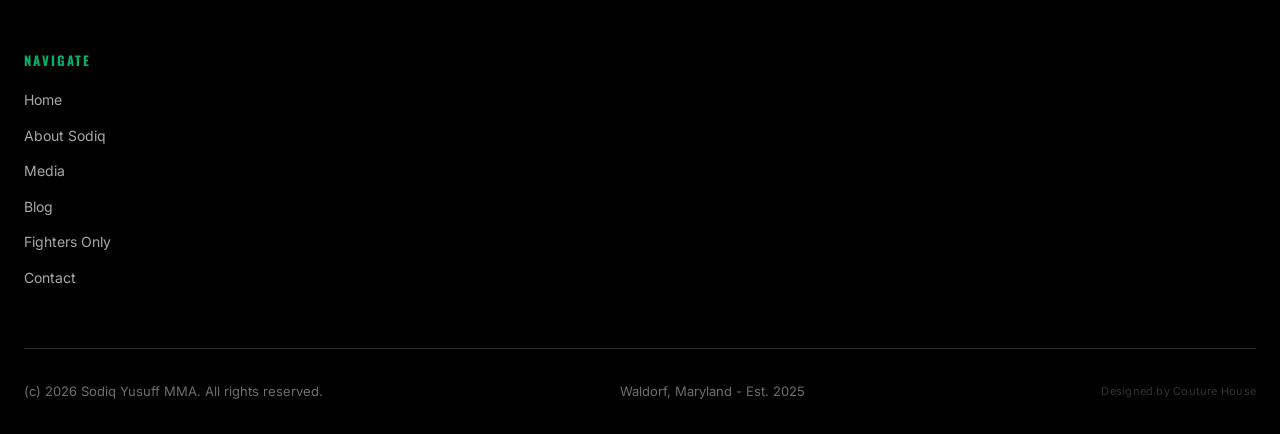
<file: adult-sales.html>
<!DOCTYPE html>
<html lang="en">
<head>
<meta charset="UTF-8" />
<meta name="viewport" content="width=device-width, initial-scale=1.0" />
<title>Adults — Sodiq "Super" Yusuff MMA · Train Free for 30 Days</title>
<meta name="description" content="A personal message to every adult in Southern Maryland who has ever thought about training Mixed Martial Arts." />
<link rel="preconnect" href="https://fonts.googleapis.com" />
<link rel="preconnect" href="https://fonts.gstatic.com" crossorigin />
<link href="https://fonts.googleapis.com/css2?family=Oswald:wght@400;500;600;700&family=Inter:wght@300;400;500;600;700&display=swap" rel="stylesheet" />
<link rel="stylesheet" href="assets/css/styles.css?v=36" />
<link rel="icon" type="image/png" href="assets/images/super-sodiq-logo.png" />
<style>
  .story-photo {
    position: relative; aspect-ratio: 16/10;
    overflow: hidden; margin: 48px auto; max-width: 900px;
    border: 1px solid var(--border);
  }
  .story-photo::before {
    content: ''; position: absolute; inset: 0; z-index: 2;
    background: linear-gradient(180deg, transparent 55%, rgba(0,0,0,0.75));
  }
  .story-photo img { width: 100%; height: 100%; object-fit: contain; background: var(--bg-3); }
  .story-photo .tag {
    position: absolute; bottom: 16px; left: 20px; z-index: 3;
    font-family: var(--font-display); font-size: 11px;
    letter-spacing: 0.2em; color: var(--nigeria-green-bright);
    text-transform: uppercase;
  }
  .split-photos {
    display: grid; grid-template-columns: 1fr 1fr;
    gap: 16px; margin: 48px 0;
  }
  @media (max-width: 700px) { .split-photos { grid-template-columns: 1fr; } }
  .split-photos .inline-photo {
    aspect-ratio: 3/4;
    overflow: hidden; position: relative;
    border: 1px solid var(--border);
  }
  .split-photos .inline-photo img { width: 100%; height: 100%; object-fit: contain; background: var(--bg-3); }
  .letter-prose { max-width: 760px; margin: 0 auto; }
  .letter-prose p { font-size: 1.08rem; line-height: 1.7; margin-bottom: 1.4em; color: var(--text); }
  .letter-prose p strong { color: var(--white); }
  .letter-prose h3 {
    font-family: var(--font-display);
    font-size: clamp(1.5rem, 2.5vw, 2.2rem);
    text-transform: uppercase;
    letter-spacing: 0.01em;
    margin: 2em 0 0.8em;
    color: var(--white);
  }
  .letter-prose h4 {
    font-family: var(--font-display);
    font-size: 1.25rem;
    letter-spacing: 0.05em;
    text-transform: uppercase;
    color: var(--nigeria-green-bright);
    margin: 1.4em 0 0.6em;
  }
  .letter-prose ul li {
    padding: 12px 0 12px 28px; position: relative;
    color: var(--text-dim);
    border-bottom: 1px solid rgba(42, 42, 42, 0.5);
  }
  .letter-prose ul li::before {
    content: '▸';
    position: absolute; left: 0; top: 12px;
    color: var(--nigeria-green-bright); font-weight: 700;
  }
  /* =========== INTERACTIVE EBOOK MOCKUP =========== */
  .ebook-showcase {
    display: grid;
    grid-template-columns: 320px 1fr;
    gap: 64px;
    align-items: center;
    padding: 56px 48px;
    margin: 64px 0;
    background:
      radial-gradient(ellipse at 20% 50%, rgba(0,135,81,0.18), transparent 50%),
      linear-gradient(180deg, rgba(0,135,81,0.05), transparent),
      var(--bg-2);
    border: 1px solid var(--nigeria-green);
    position: relative;
    overflow: hidden;
  }
  .ebook-showcase::before {
    content: '';
    position: absolute; inset: 0;
    background-image:
      radial-gradient(circle at 30% 20%, rgba(0, 255, 122, 0.15), transparent 40%),
      radial-gradient(circle at 80% 80%, rgba(0, 179, 104, 0.1), transparent 50%);
    pointer-events: none;
    animation: glowShift 8s ease-in-out infinite;
  }
  @keyframes glowShift {
    0%, 100% { opacity: 0.6; }
    50% { opacity: 1; }
  }
  @media (max-width: 800px) {
    .ebook-showcase { grid-template-columns: 1fr; text-align: center; padding: 32px 20px; gap: 40px; }
  }
  .ebook-scene {
    perspective: 1600px;
    position: relative;
    height: 480px;
    display: flex; align-items: center; justify-content: center;
  }
  @media (max-width: 800px) { .ebook-scene { height: 420px; } }
  .ebook-scene::before {
    content: '';
    position: absolute;
    bottom: 20px; left: 15%; right: 15%;
    height: 30px;
    background: radial-gradient(ellipse, rgba(0,0,0,0.5), transparent 70%);
    filter: blur(8px);
    z-index: 0;
  }
  .ebook-book {
    position: relative;
    width: 240px; height: 340px;
    transform-style: preserve-3d;
    transform: rotateY(-22deg) rotateX(2deg);
    transition: transform 0.8s cubic-bezier(0.22, 1, 0.36, 1);
    cursor: pointer;
    animation: bookFloat 6s ease-in-out infinite;
  }
  @keyframes bookFloat {
    0%, 100% { transform: rotateY(-22deg) rotateX(2deg) translateY(0); }
    50% { transform: rotateY(-22deg) rotateX(2deg) translateY(-12px); }
  }
  .ebook-book:hover { animation: none; transform: rotateY(-10deg) rotateX(2deg) translateY(-8px); }
  .ebook-cover-face {
    position: absolute; inset: 0;
    background:
      linear-gradient(135deg, #0d5c3a 0%, #008751 40%, #005a35 100%);
    border-radius: 2px 6px 6px 2px;
    padding: 28px 24px;
    display: flex; flex-direction: column;
    justify-content: space-between;
    color: white;
    box-shadow:
      0 0 60px rgba(0, 135, 81, 0.4),
      inset 5px 0 20px rgba(0, 0, 0, 0.3);
    transform: translateZ(20px);
    overflow: hidden;
  }
  .ebook-cover-face::before {
    content: '';
    position: absolute;
    top: 0; left: 18px; bottom: 0;
    width: 2px;
    background: linear-gradient(180deg, transparent, rgba(0,0,0,0.4), transparent);
  }
  .ebook-cover-face::after {
    content: '';
    position: absolute; inset: 0;
    background-image: url("data:image/svg+xml,%3Csvg viewBox='0 0 100 100' xmlns='http://www.w3.org/2000/svg'%3E%3Cfilter id='n'%3E%3CfeTurbulence type='fractalNoise' baseFrequency='0.9' numOctaves='2'/%3E%3C/filter%3E%3Crect width='100' height='100' filter='url(%23n)' opacity='0.15'/%3E%3C/svg%3E");
    opacity: 0.3; pointer-events: none;
  }
  .ebook-top-badge {
    font-family: var(--font-display);
    font-size: 9px;
    letter-spacing: 0.35em;
    color: rgba(255,255,255,0.7);
    text-transform: uppercase;
    padding-left: 12px;
  }
  .ebook-title-main {
    font-family: var(--font-display);
    font-size: 32px;
    line-height: 0.92;
    letter-spacing: 0.01em;
    text-transform: uppercase;
    font-weight: 700;
    padding-left: 12px;
    position: relative;
    z-index: 1;
  }
  .ebook-title-main .em { color: #00ff7a; display: block; }
  .ebook-title-sub {
    font-size: 10px;
    letter-spacing: 0.2em;
    text-transform: uppercase;
    color: rgba(255,255,255,0.85);
    padding-left: 12px;
    border-left: 2px solid #00ff7a;
    margin-top: 8px;
  }
  .ebook-author {
    font-family: var(--font-display);
    font-size: 13px;
    letter-spacing: 0.15em;
    color: rgba(255,255,255,0.9);
    text-transform: uppercase;
    padding-left: 12px;
    display: flex; align-items: center; gap: 8px;
  }
  .ebook-author::before {
    content: ''; width: 20px; height: 1px; background: rgba(255,255,255,0.6);
  }
  .ebook-pages {
    position: absolute;
    right: 0; top: 4px; bottom: 4px;
    width: 14px;
    background: repeating-linear-gradient(to bottom, #ededed 0px, #ededed 1px, #d0d0d0 1px, #d0d0d0 2px);
    transform: translateZ(10px) rotateY(90deg);
    transform-origin: right center;
  }
  .ebook-back {
    position: absolute; inset: 0;
    background: linear-gradient(135deg, #063524, #004428);
    transform: translateZ(-20px);
    border-radius: 2px 6px 6px 2px;
  }
  .ebook-spine {
    position: absolute;
    left: 0; top: 0; bottom: 0;
    width: 40px;
    background: linear-gradient(90deg, #063524, #008751);
    transform: translateZ(0px) rotateY(-90deg);
    transform-origin: left center;
  }

  .ebook-free-badge {
    position: absolute;
    top: -12px; right: -12px;
    background: var(--blood);
    color: white;
    font-family: var(--font-display);
    font-size: 11px;
    letter-spacing: 0.15em;
    text-transform: uppercase;
    padding: 10px 18px;
    border-radius: 2px;
    transform: rotate(6deg);
    box-shadow: 0 4px 20px rgba(220,38,38,0.4);
    animation: badgeWobble 4s ease-in-out infinite;
    z-index: 10;
  }
  @keyframes badgeWobble {
    0%, 100% { transform: rotate(6deg) scale(1); }
    50% { transform: rotate(8deg) scale(1.05); }
  }

  /* Sparkles */
  .ebook-sparkle {
    position: absolute;
    width: 10px; height: 10px;
    background: white;
    clip-path: polygon(50% 0, 60% 40%, 100% 50%, 60% 60%, 50% 100%, 40% 60%, 0 50%, 40% 40%);
    animation: sparkle 3s ease-in-out infinite;
    pointer-events: none;
  }
  .ebook-sparkle.s1 { top: 15%; left: 10%; animation-delay: 0s; }
  .ebook-sparkle.s2 { top: 30%; right: 15%; animation-delay: 0.6s; width: 8px; height: 8px; }
  .ebook-sparkle.s3 { bottom: 25%; left: 20%; animation-delay: 1.2s; width: 6px; height: 6px; }
  .ebook-sparkle.s4 { top: 60%; right: 10%; animation-delay: 1.8s; }
  .ebook-sparkle.s5 { bottom: 40%; right: 25%; animation-delay: 2.4s; width: 7px; height: 7px; }
  @keyframes sparkle {
    0%, 100% { opacity: 0; transform: scale(0) rotate(0); }
    50% { opacity: 1; transform: scale(1) rotate(180deg); }
  }

  /* Ebook features */
  .ebook-features { display: flex; flex-direction: column; gap: 16px; margin-top: 24px; }
  .ebook-feature {
    display: flex; align-items: flex-start; gap: 14px;
    padding: 14px 0;
    border-bottom: 1px solid var(--border);
    font-size: 0.98rem;
    color: var(--text-dim);
  }
  .ebook-feature:last-child { border-bottom: none; }
  .ebook-feature-icon {
    flex-shrink: 0;
    width: 32px; height: 32px;
    background: rgba(0,135,81,0.15);
    color: var(--nigeria-green-bright);
    clip-path: polygon(50% 0, 100% 25%, 100% 75%, 50% 100%, 0 75%, 0 25%);
    display: flex; align-items: center; justify-content: center;
    font-family: var(--font-display);
    font-weight: 700; font-size: 14px;
  }
  .ebook-feature strong { color: var(--white); display: block; margin-bottom: 2px; }

  .ebook-cta-row {
    display: flex; gap: 8px; align-items: center;
    margin-top: 24px;
    font-family: var(--font-display);
    font-size: 13px;
    letter-spacing: 0.15em;
    text-transform: uppercase;
    color: var(--nigeria-green-bright);
  }
  .ebook-cta-row::before { content: '↓'; font-size: 18px; }
</style>

</head>
<body>

<div id="nav-slot"></div>

<!-- =========== JOHNSON BOX HERO =========== -->
<section class="section" style="padding-top:60px;">
  <div class="container-narrow">
    <div class="johnson-box reveal" style="max-width:none;margin-bottom:48px;">
      <strong>Most People Will Never Train at a UFC Fighter-Owned Academy.</strong>
      <p>You Can.</p>
      <p class="johnson-highlight">Southern Maryland's Only UFC Fighter-Owned Mixed Martial Arts Academy.</p>
      <p>Your First 30 Days Are Completely Free.</p>
      <p style="font-size:12px;color:var(--text-muted);margin-top:10px;">No Credit Card. No Experience Required. No Obligation of Any Kind.</p>
    </div>

    <p style="text-align:center;color:var(--text-muted);font-family:var(--font-display);font-size:13px;letter-spacing:0.15em;text-transform:uppercase;margin-bottom:24px;" class="reveal">
      A Personal Message to Every Adult in Southern Maryland
    </p>

    <h1 class="display-1 reveal" style="text-align:center;margin-bottom:24px;">
      "Most people will never train at a UFC fighter-owned academy. <span style="color:var(--nigeria-green-bright);font-style:italic;">You can.</span> First 30 days free."
    </h1>

    <p class="lede reveal reveal-delay-1" style="text-align:center;margin:0 auto 48px;">
      Get fit. Learn real self-defense. Build genuine confidence. Make friends who actually push you — all in one complete program, led by a world-class UFC fighter, in a gym where the only thing that matters is how much you want to learn.
    </p>
  </div>
</section>

<!-- =========== OPENING =========== -->
<section class="section" style="padding-top:0;">
  <div class="container">
    <div class="letter-prose">
      <p class="reveal"><strong>This letter is for every adult in Southern Maryland who has ever thought about training Mixed Martial Arts — for any reason at all.</strong></p>
      <p class="reveal">Maybe you have never trained a day in your life. Never thrown a punch. Never stepped on a mat. Never even watched a fight. You just have a feeling that this is something you should be doing and you have never found the right place to start.</p>
      <p class="reveal">Maybe you are a stay at home mom who wants to feel stronger, safer, and like you are doing something completely for yourself for the first time in a long time.</p>
      <p class="reveal">Maybe you are someone who has not done anything physical in fifteen or twenty years and the idea of starting from scratch feels equal parts exciting and terrifying.</p>
      <p class="reveal">Maybe you want to compete. Local level. Regional level. As high as your effort and commitment will take you. And you need an environment that can actually get you there.</p>
      <p class="reveal">Maybe you just want the best hour of your day. A place where you put the phone down, get on the mat, sweat harder than you ever do at a conventional gym, and walk out feeling like a completely different version of yourself.</p>
      <p class="reveal"><strong>It does not matter which of those descriptions sounds like you. What matters is that you are reading this.</strong> And that means something in you is ready.</p>
      <p class="reveal">This academy was built for every single one of those people. The complete beginner and the seasoned competitor. One gym. One standard. Every adult welcome. <span class="highlight">And your first 30 days are completely free.</span></p>

      <h3 class="reveal">First — what this is <em>not</em></h3>
      <h4 class="reveal">Because I already know what some of you are picturing</h4>
      <p class="reveal">When many people hear the words Mixed Martial Arts they picture one thing. Violence. They picture their child getting hurt. They picture an aggressive environment.</p>
      <p class="reveal">So let me be completely direct about what actually happens when a normal adult walks through the doors of this academy for the first time.</p>
      <ul class="reveal">
        <li>You are not going to get thrown in a cage.</li>
        <li>You are not going to get a black eye on your first day.</li>
        <li>You are not going to be expected to fight anyone.</li>
        <li>Nobody is going to look at you like you do not belong there.</li>
      </ul>
      <p class="reveal" style="margin-top:24px;">What is actually going to happen is this. You are going to be welcomed. You are going to meet real people — beginners and experienced students — who are all there for the same fundamental reason. <strong>To get better. At something that matters.</strong></p>

      <h3 class="reveal">What Mixed Martial Arts actually is</h3>
      <h4 class="reveal">For the person who has never trained — and for the person who has</h4>
      <p class="reveal">Mixed Martial Arts is exactly what the name says. It takes the most effective techniques from the most proven fighting systems ever developed — boxing, wrestling, kickboxing, and Brazilian Jiu-Jitsu — and combines them into one complete, unified program.</p>
      <ul class="reveal">
        <li>You learn how to <strong>strike correctly</strong> — with your full body behind it, in a way that is both effective and completely safe to train.</li>
        <li>You learn how to <strong>control your body and another person's body in space.</strong> Footwork. Balance. Leverage.</li>
        <li>You learn how to <strong>handle situations on the ground.</strong> How to get up when you are taken down. How to stay calm when you are in a bad spot.</li>
        <li>You learn how to <strong>defend yourself.</strong> Not in theory. In your body. Through repetition. Until it becomes instinct.</li>
      </ul>

      <!-- Credentials Callout -->
      <div class="offer reveal" style="margin:48px 0;">
        <h3 style="font-family:var(--font-display);color:var(--white);font-size:1.5rem;margin-bottom:20px;text-transform:uppercase;">Who is teaching you</h3>
        <ul class="offer-list">
          <li><span><strong>Active UFC Competitor</strong> — Fighting the best fighters in the world right now</span></li>
          <li><span>Professional Record: <strong>13 Wins, 5 Losses</strong> · Amateur: <strong>9–0 Undefeated</strong></span></li>
          <li><span>Competed on <strong>UFC 300</strong> — the biggest card in UFC history</span></li>
          <li><span><strong>Fight of the Night</strong> · UFC 300 vs Edson Barboza</span></li>
          <li><span><strong>Performance of the Night</strong> · UFC Debut, Adelaide + UFC 241 vs Benítez</span></li>
          <li><span>Over <strong>$100,000 in UFC Performance Bonuses</strong> earned</span></li>
          <li><span><strong>70% Takedown Defense</strong> at the UFC level</span></li>
          <li><span>Blue Belt BJJ under <strong>Master Lloyd Irvin</strong> — UFC Hall of Fame coach</span></li>
          <li><span>Team Lloyd Irvin — <strong>21+ consecutive years</strong> producing UFC fighters since October 2005</span></li>
          <li><span><strong>8+ years</strong> coaching adults and children at every level</span></li>
          <li><span>Featured by <strong>ESPN, UFC, MMA Junkie, MMA Fighting, Yahoo Sports</strong></span></li>
          <li><span>Disney Voice Actor · Sunday Adelekan in <em>Iwaju</em> on Disney+</span></li>
          <li><span><strong>1.6 million TikTok followers</strong></span></li>
        </ul>
        <div class="pullquote" style="padding:32px 0 0;">
          "Sodiq is one of the main reasons I started in martial arts. World class coach and world class person."
          <div style="font-family:var(--font-body);font-size:14px;letter-spacing:0.1em;text-transform:uppercase;color:var(--text-muted);margin-top:12px;">— Evan Vucci</div>
        </div>
      </div>

      <!-- INTERACTIVE EBOOK SHOWCASE -->
      <div class="reveal" style="margin:48px auto;max-width:900px;">
      <div style="position:relative;border:2px solid var(--nigeria-green-bright);overflow:hidden;box-shadow:0 0 60px rgba(0,179,104,0.3);">
        <img src="assets/images/lloyd-and-sodiq-poster.png" alt="Lloyd Irvin and Sodiq Yusuff" style="width:100%;display:block;" />
        <div style="position:absolute;bottom:0;left:0;right:0;padding:18px 24px;background:linear-gradient(0deg,rgba(0,0,0,0.95),transparent);">
          <p style="font-family:var(--font-display);font-size:11px;letter-spacing:0.25em;text-transform:uppercase;color:var(--nigeria-green-bright);">The Lineage · 21+ Years of UFC Fighters · Team Lloyd Irvin</p>
        </div>
      </div>
    </div>

      <div class="ebook-showcase reveal">
        <div class="ebook-scene" id="ebookScene">
          <div class="ebook-sparkle s1"></div>
          <div class="ebook-sparkle s2"></div>
          <div class="ebook-sparkle s3"></div>
          <div class="ebook-sparkle s4"></div>
          <div class="ebook-sparkle s5"></div>
          <div class="ebook-book" id="ebookBook" role="img" aria-label="The Mindset of a Champion ebook cover">
            <div class="ebook-free-badge">Free Bonus</div>
            <div class="ebook-cover-face">
              <div class="ebook-top-badge">A Super Sodiq Production</div>
              <div>
                <h4 class="ebook-title-main">The Mindset<br/><span class="em">of a<br/>Champion</span></h4>
                <p class="ebook-title-sub">How to Build Unstoppable Confidence in All Areas of Your Life</p>
              </div>
              <div class="ebook-author">Sodiq "Super" Yusuff</div>
            </div>
            <div class="ebook-back"></div>
            <div class="ebook-spine"></div>
            <div class="ebook-pages"></div>
          </div>
        </div>
        <div style="position:relative;z-index:1;">
          <div class="kicker">Adult Bonus · Yours Free</div>
          <h3 style="font-family:var(--font-display);margin:8px 0 16px;color:var(--white);text-transform:uppercase;font-size:1.75rem;line-height:1.1;">The Mindset of a Champion</h3>
          <p style="color:var(--text-dim);">Sodiq's personal ebook — the mental frameworks that carried a kid from Lagos, Nigeria all the way to the UFC Octagon. Delivered digitally the moment you start your trial.</p>
        </div>
      </div>

      <script>
        (function() {
          const scene = document.getElementById('ebookScene');
          const book = document.getElementById('ebookBook');
          if (!scene || !book) return;
          let active = false;
          scene.addEventListener('mouseenter', () => { active = true; book.style.animation = 'none'; });
          scene.addEventListener('mouseleave', () => {
            active = false;
            book.style.transform = 'rotateY(-22deg) rotateX(2deg)';
            setTimeout(() => { book.style.animation = ''; }, 800);
          });
          scene.addEventListener('mousemove', (e) => {
            if (!active) return;
            const rect = scene.getBoundingClientRect();
            const x = (e.clientX - rect.left) / rect.width - 0.5;
            const y = (e.clientY - rect.top) / rect.height - 0.5;
            book.style.transform = 'rotateY(' + (-22 + x * 30) + 'deg) rotateX(' + (2 - y * 15) + 'deg) translateY(-8px)';
          });
        })();
      </script>
    </div>

    <!-- FORM #4 (Adult Sales — mid-letter). -->
    <div class="ghl-booking reveal" style="max-width:960px;margin:0 auto;background:var(--bg-2);border:1px solid var(--border-bright);border-radius:4px;padding:24px;">
      <iframe src="https://api.leadconnectorhq.com/widget/booking/i8u9HxxLZCtRtth3QFN7"
              style="width:100%;border:none;overflow:hidden;min-height:780px;"
              scrolling="no"
              id="i8u9HxxLZCtRtth3QFN7_adult_sales_1"></iframe>
    </div>
    <script src="https://link.msgsndr.com/js/form_embed.js" type="text/javascript"></script>
  </div>
</section>

<section class="section" style="background:var(--bg-2);border-top:1px solid var(--border);border-bottom:1px solid var(--border);">
  <div class="container">
    <div class="letter-prose">
      <div class="reveal">
        <div class="kicker">What You Actually Learn</div>
        <h3 style="margin-top:0;">This is not a kickboxing cardio class. This is the complete Mixed Martial Arts system.</h3>
      </div>

      <h4 class="reveal">Boxing — The Foundation of Everything That Happens on Your Feet</h4>
      <p class="reveal">Not fitness boxing. Real fundamentals — the jab, the cross, the hook, the uppercut — all built on the platform of footwork, distance management, and head movement. Sodiq's entire striking game at the UFC level is built around his boxing foundation. MMA analysts have called him the cleaner technical striker in every fight he has been in.</p>
      <p class="reveal">You will learn how to hit correctly. How to generate real power from your legs and hips. How to move your head so you are not where the punch is going. How to read and time a counter.</p>

      <h4 class="reveal">Wrestling and Takedowns — How to Control Any Situation</h4>
      <p class="reveal">Wrestling is the foundation of physical control. Sodiq's wrestling background goes all the way back to Bladensburg High School. His <span class="highlight">70 percent takedown defense</span> at the UFC level is the direct result of fundamentals drilled over years.</p>
      <p class="reveal">You will learn how to shoot, how to defend, how to use the clinch, and how to use your hips and leverage — not just your strength — to control another person's body.</p>

      <h4 class="reveal">Brazilian Jiu-Jitsu and Ground Control — How to Stay Calm When Everything Goes Wrong</h4>
      <p class="reveal">Sodiq holds a blue belt in Brazilian Jiu-Jitsu under Master Lloyd Irvin — UFC Hall of Fame coach. He used his jiu-jitsu to submit a UFC opponent in <span class="highlight">30 seconds</span> with a guillotine choke. He held Andre Fili on the ground for over four minutes in a UFC fight.</p>
      <p class="reveal">You will learn how to move on the ground. How to escape bad positions. How to submit and how to avoid being submitted. And you will develop calmness under pressure that transfers into every stressful situation outside the gym.</p>

      <h4 class="reveal">Kickboxing and Muay Thai — How to Use Your Whole Body as a Weapon</h4>
      <p class="reveal">Sodiq's leg kicks are one of his most recognized weapons at the UFC level. He used them to systematically dismantle Alex Cáceres across three rounds. You will learn how to throw kicks with your hip behind them, how to set them up off your boxing combinations, how to use the Thai clinch, and the <span class="highlight">Yoza Kick</span> — a technique Sodiq introduced to UFC audiences.</p>

      <h4 class="reveal">Real Self-Defense — What Happens When You Actually Need It</h4>
      <p class="reveal">If someone grabs you — you will know what to do. If someone swings at you — you will not freeze. If a situation goes to the ground — you will not panic. The skills built in this program are drilled into your nervous system through repetition until they are automatic.</p>
    </div>
  </div>
</section>

<!-- 30-Day Free Trial promo poster -->
<section style="padding:60px 0;background:var(--bg-2);" class="reveal">
  <div class="container" style="text-align:center;">
    <a href="contact.html#trial" style="display:inline-block;max-width:600px;width:100%;border:2px solid var(--nigeria-green-bright);box-shadow:0 0 60px rgba(0,179,104,0.3),0 30px 80px rgba(0,0,0,0.6);transition:transform 0.4s var(--ease);">
      <img src="assets/images/trial-30-day-promo-poster.png" alt="30 Day Free Trial. Train With A Pro." style="width:100%;display:block;" />
    </a>
    <p style="font-family:var(--font-display);font-size:13px;letter-spacing:0.2em;text-transform:uppercase;color:var(--text-muted);margin-top:24px;">Tap the poster to claim your trial</p>
  </div>
</section>

<section class="section">
  <div class="container">
    <div class="letter-prose reveal">
      <h3>The close</h3>
      <p>Your first 30 days are completely free. No credit card. No pressure. <strong>The only thing left is the decision.</strong></p>
      <p>Fill out the form below. We will reach out as soon as possible.</p>
    </div>

    <div class="ghl-booking reveal" style="max-width:960px;margin:0 auto;background:var(--bg-2);border:1px solid var(--border-bright);border-radius:4px;padding:24px;">
      <iframe src="https://api.leadconnectorhq.com/widget/booking/i8u9HxxLZCtRtth3QFN7"
              style="width:100%;border:none;overflow:hidden;min-height:780px;"
              scrolling="no"
              id="i8u9HxxLZCtRtth3QFN7_adult_sales_2"></iframe>
    </div>

    <div class="letter-prose reveal" style="margin-top:48px;">
      <p style="text-align:center;font-family:var(--font-display);font-size:1.1rem;letter-spacing:0.05em;color:var(--white);">
        Sodiq "Super" Yusuff<br/>
        <span style="color:var(--text-muted);font-size:0.85rem;letter-spacing:0.15em;">UFC Fighter · Academy Owner · Head Coach</span>
      </p>
    </div>
  </div>
</section>


<section class="section" style="background:var(--bg-2);border-top:1px solid var(--border);">
  <div class="container">
    <div class="letter-prose reveal">
      <p style="color:var(--text-dim);font-size:1rem;border-top:1px solid var(--border);padding-top:24px;"><strong style="color:var(--white);">P.S.</strong> — If you scrolled to the bottom — here is the deal. Your first 30 days are completely free. No credit card. The form above takes 60 seconds. Take the step.</p>
      <p style="color:var(--text-dim);font-size:1rem;"><strong style="color:var(--white);">P.P.S.</strong> — The complete beginner. The mom who has not trained in 20 years. The 60-year-old who walked in skeptical. The kickboxer looking for a real standard. The future competitor. We have seen every version. Every single one of them changed. The only question is whether you are going to give yourself the chance to find out what you are made of.</p>
    </div>
  </div>
</section>

<div id="footer-slot"></div>


<script src="assets/js/partials.js?v=36"></script>
<script src="assets/js/main.js?v=36"></script>
</body>
</html>
</file>
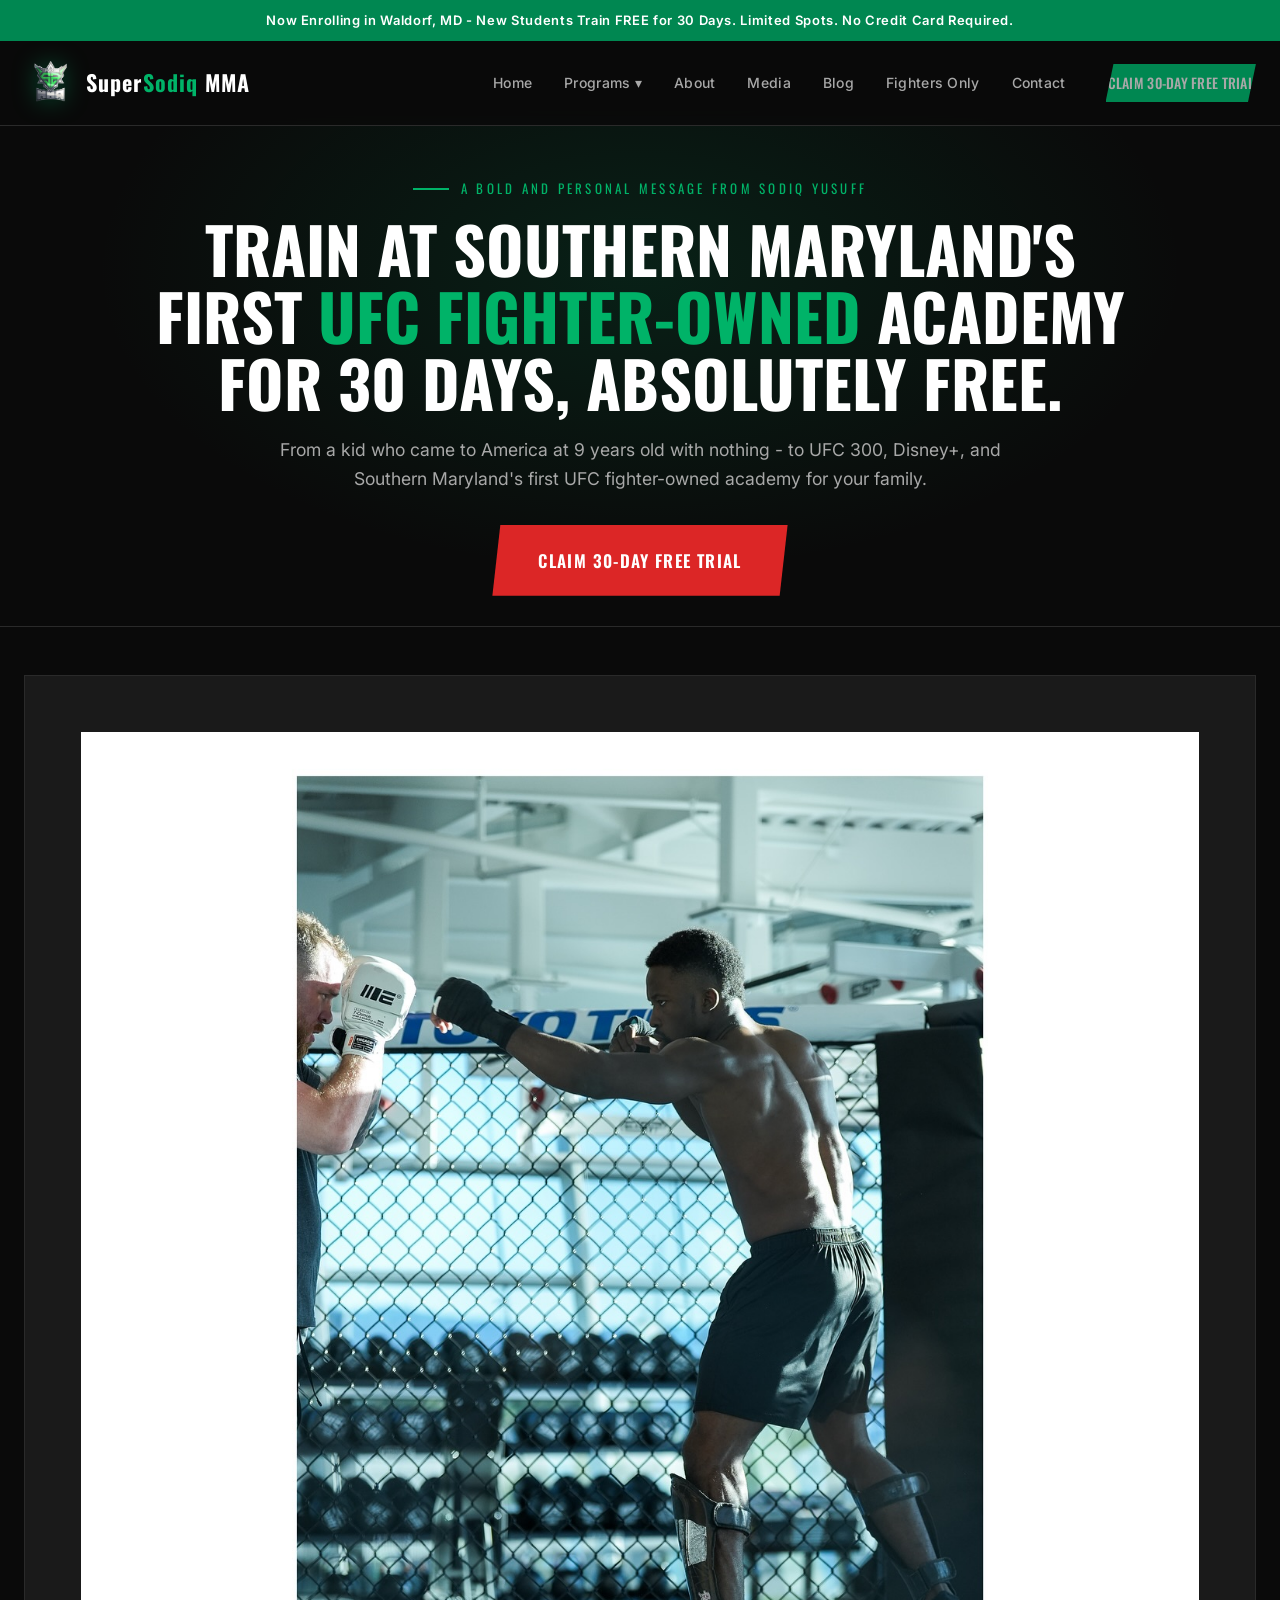
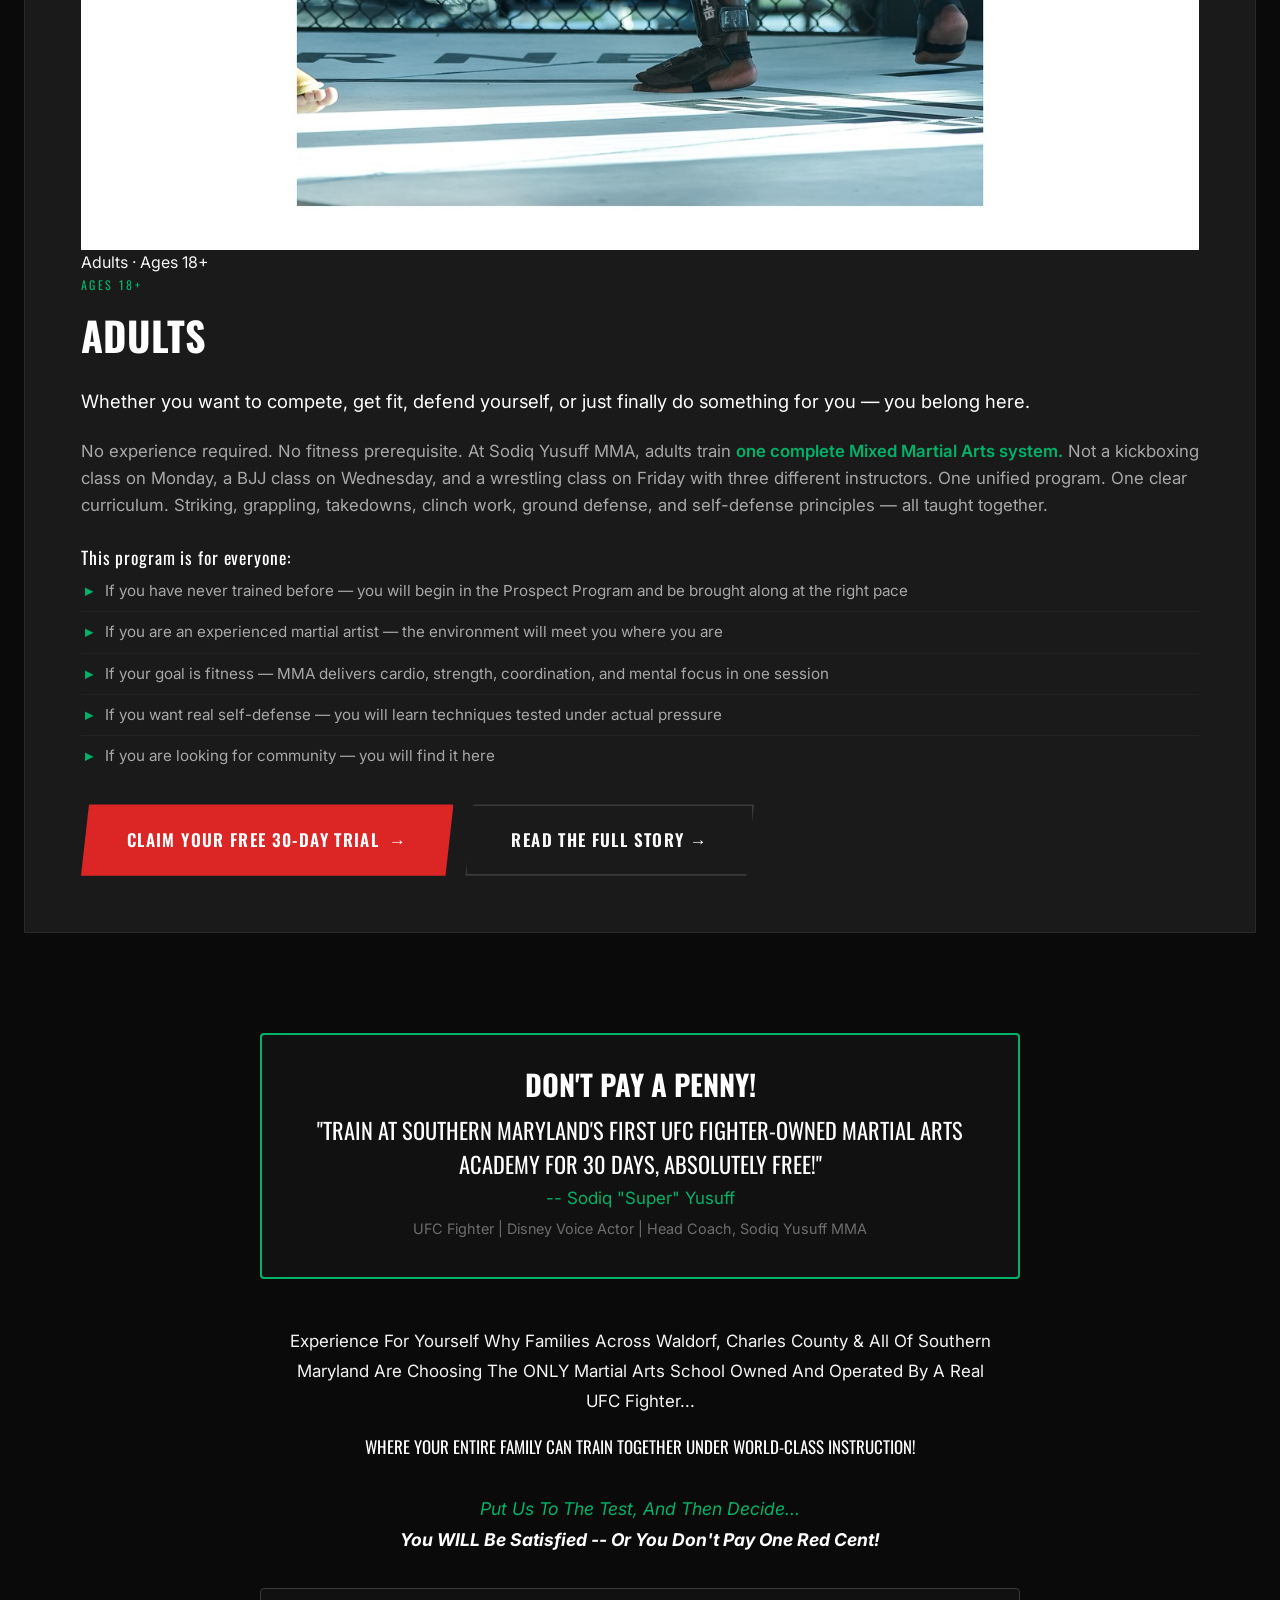
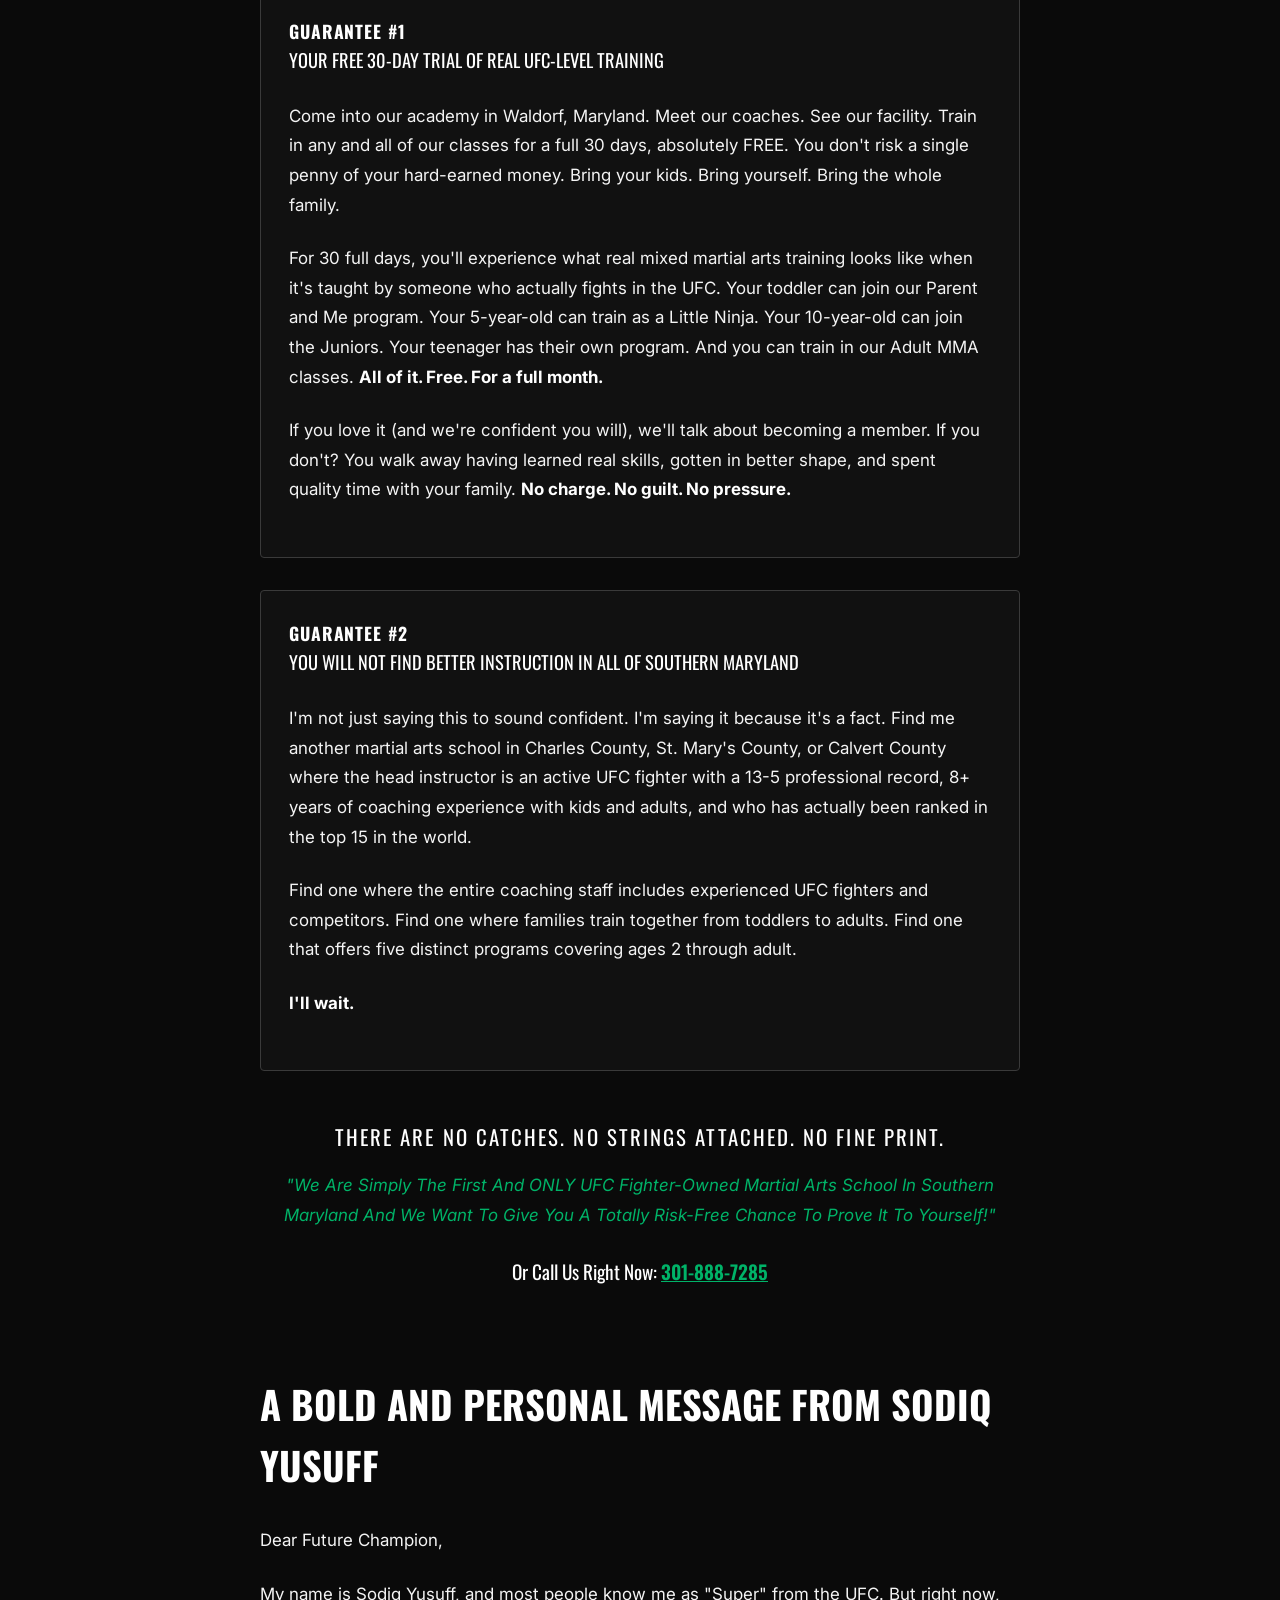
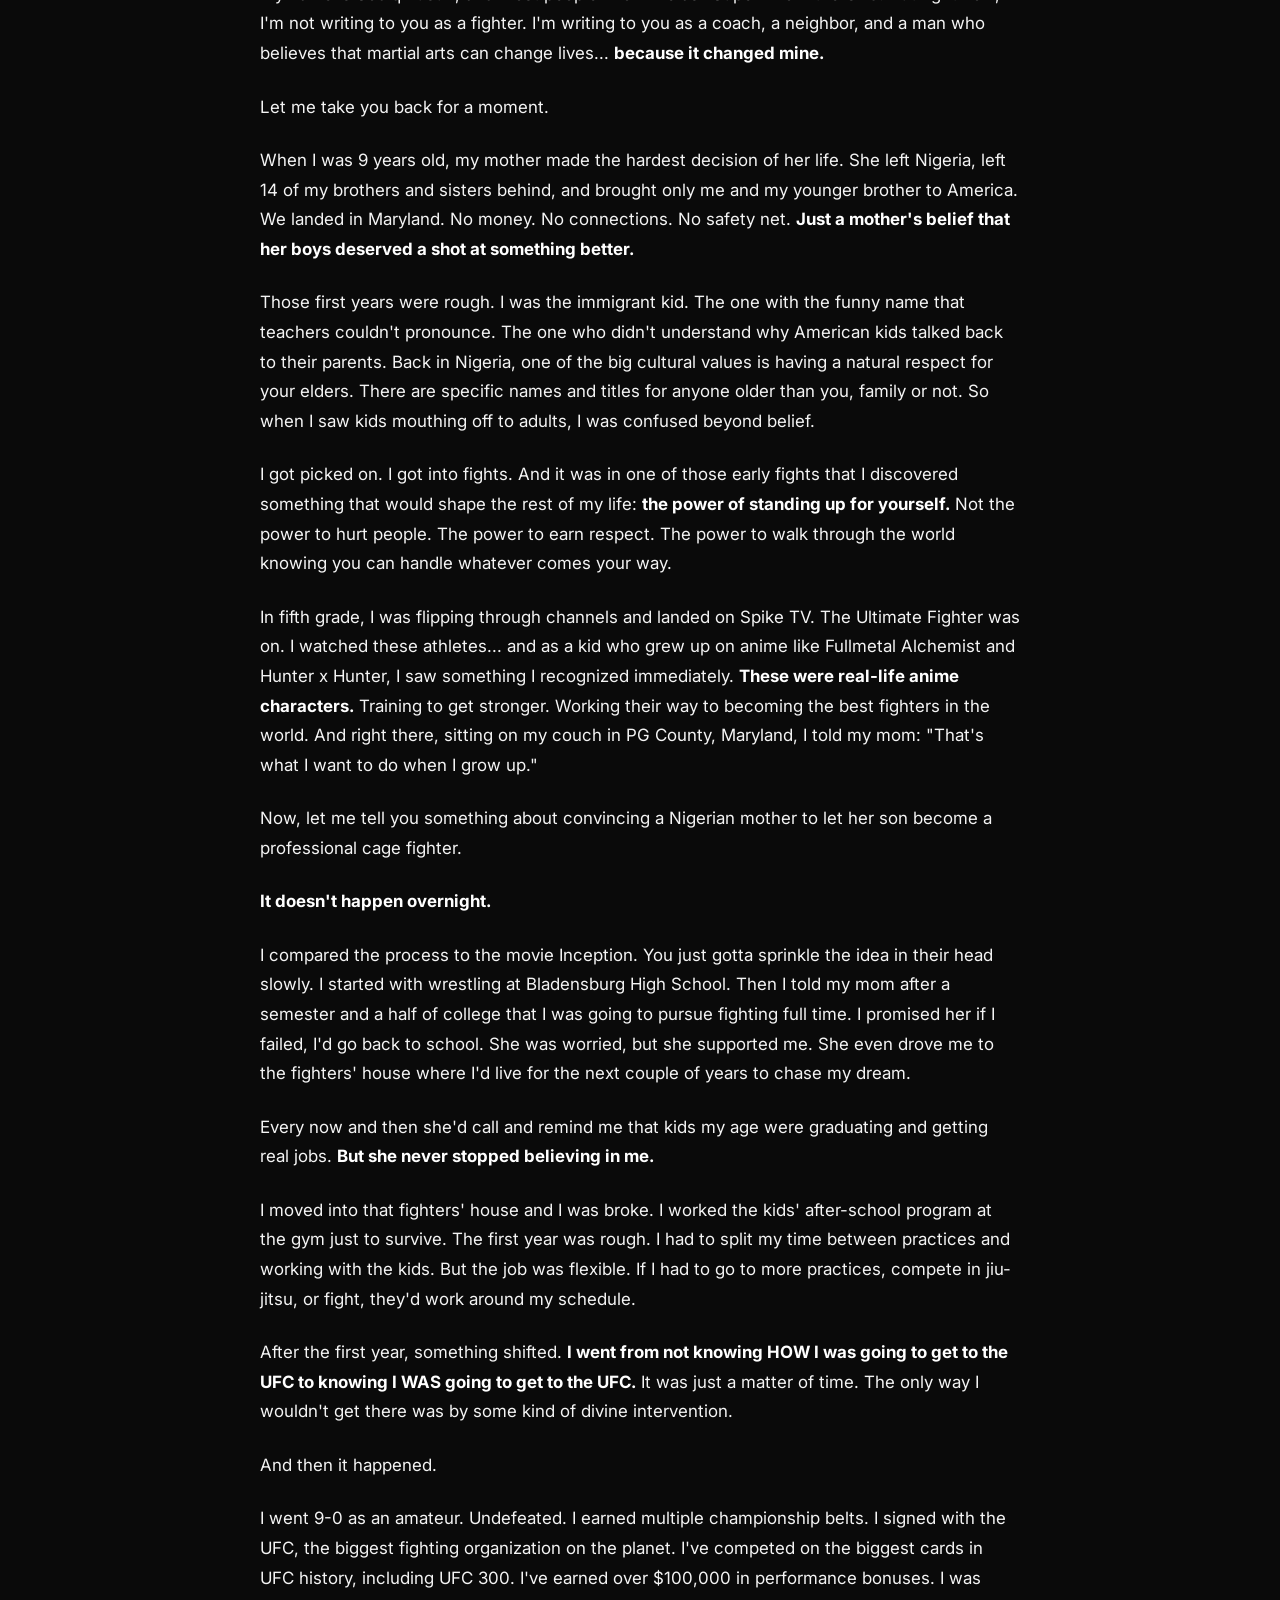
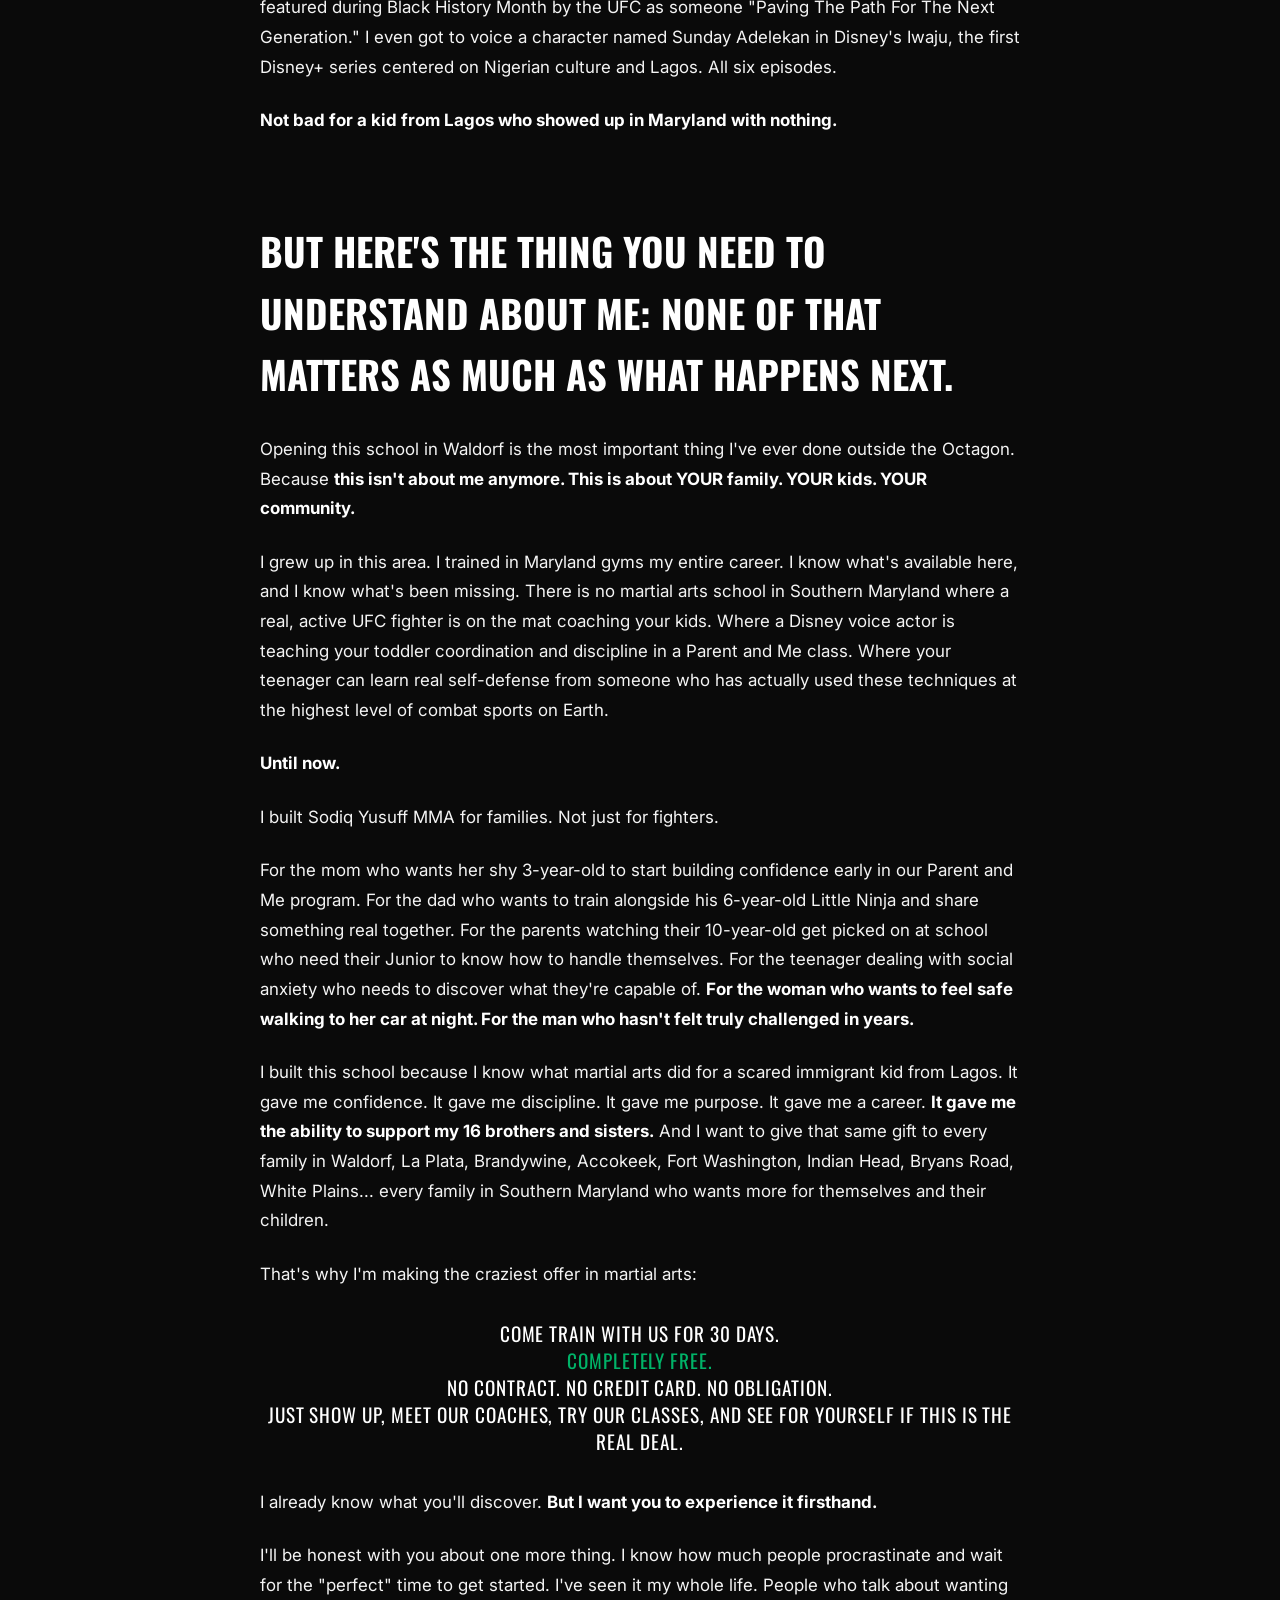
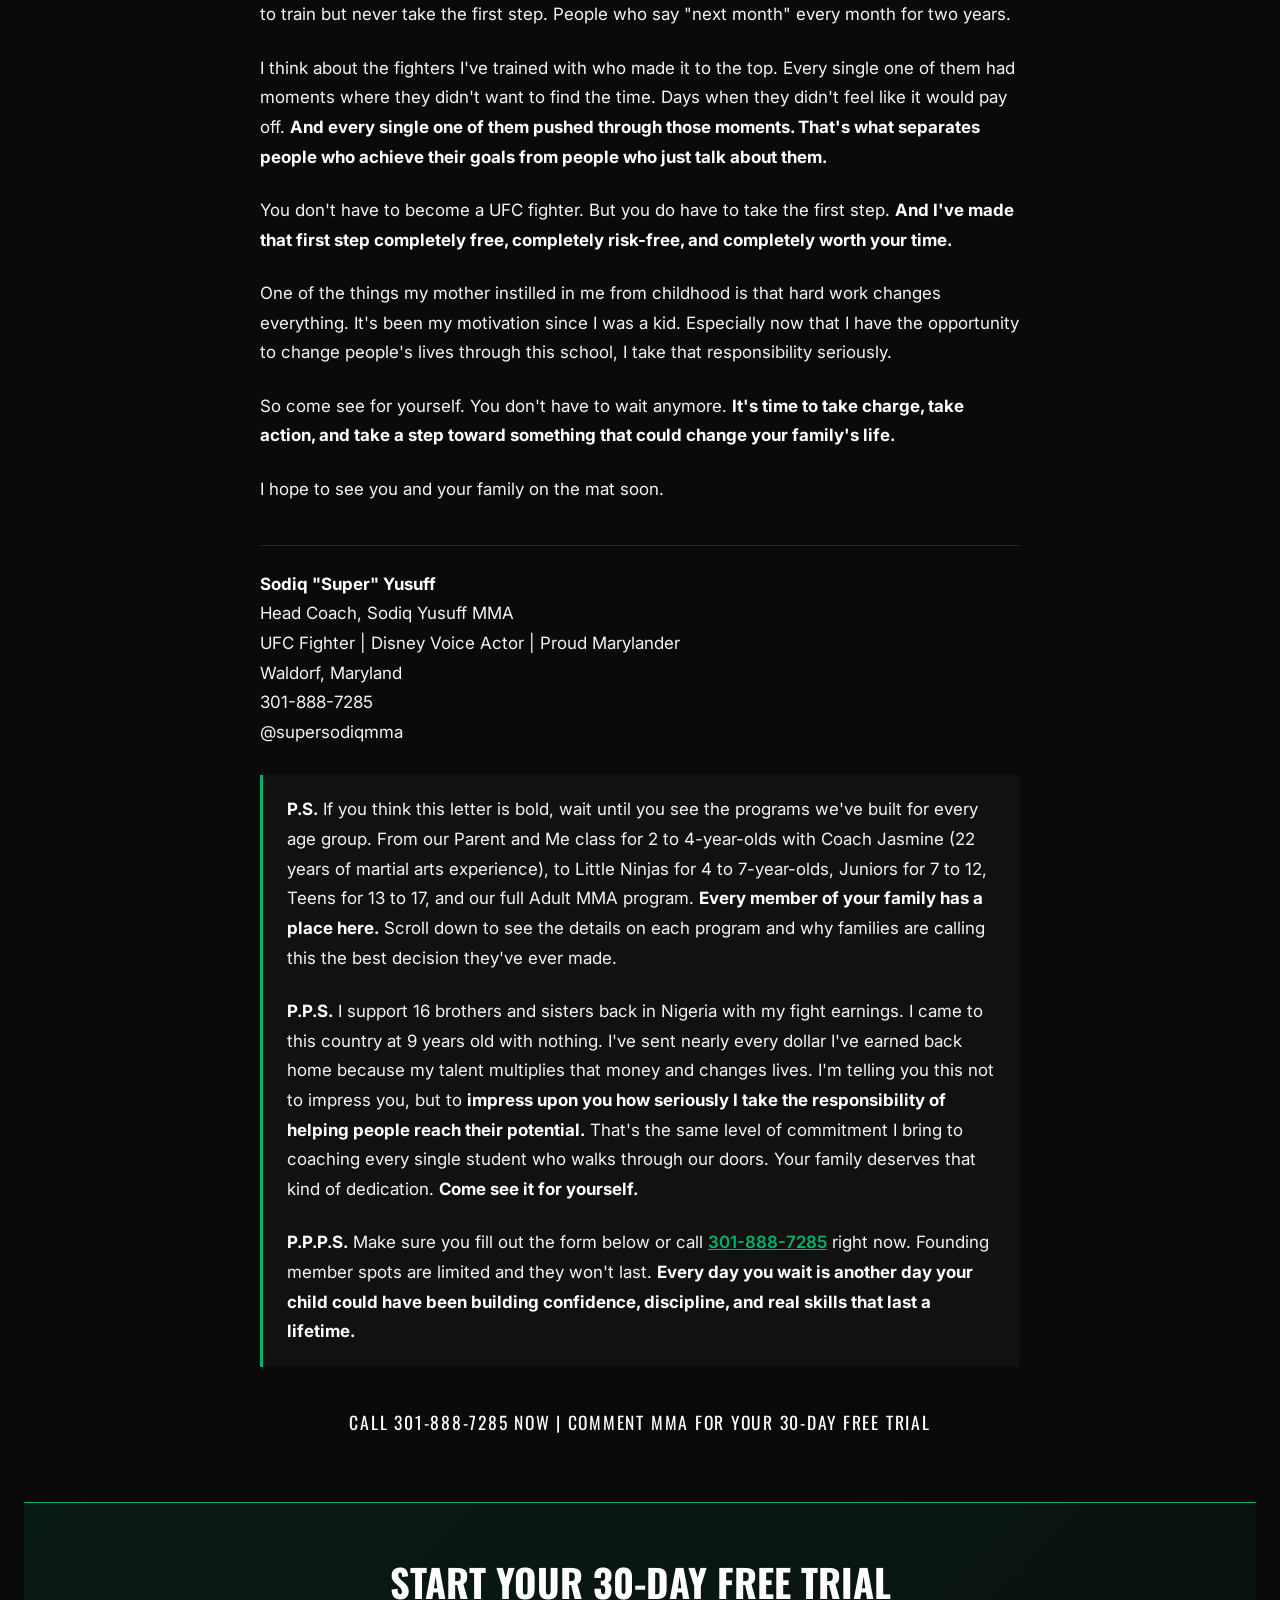
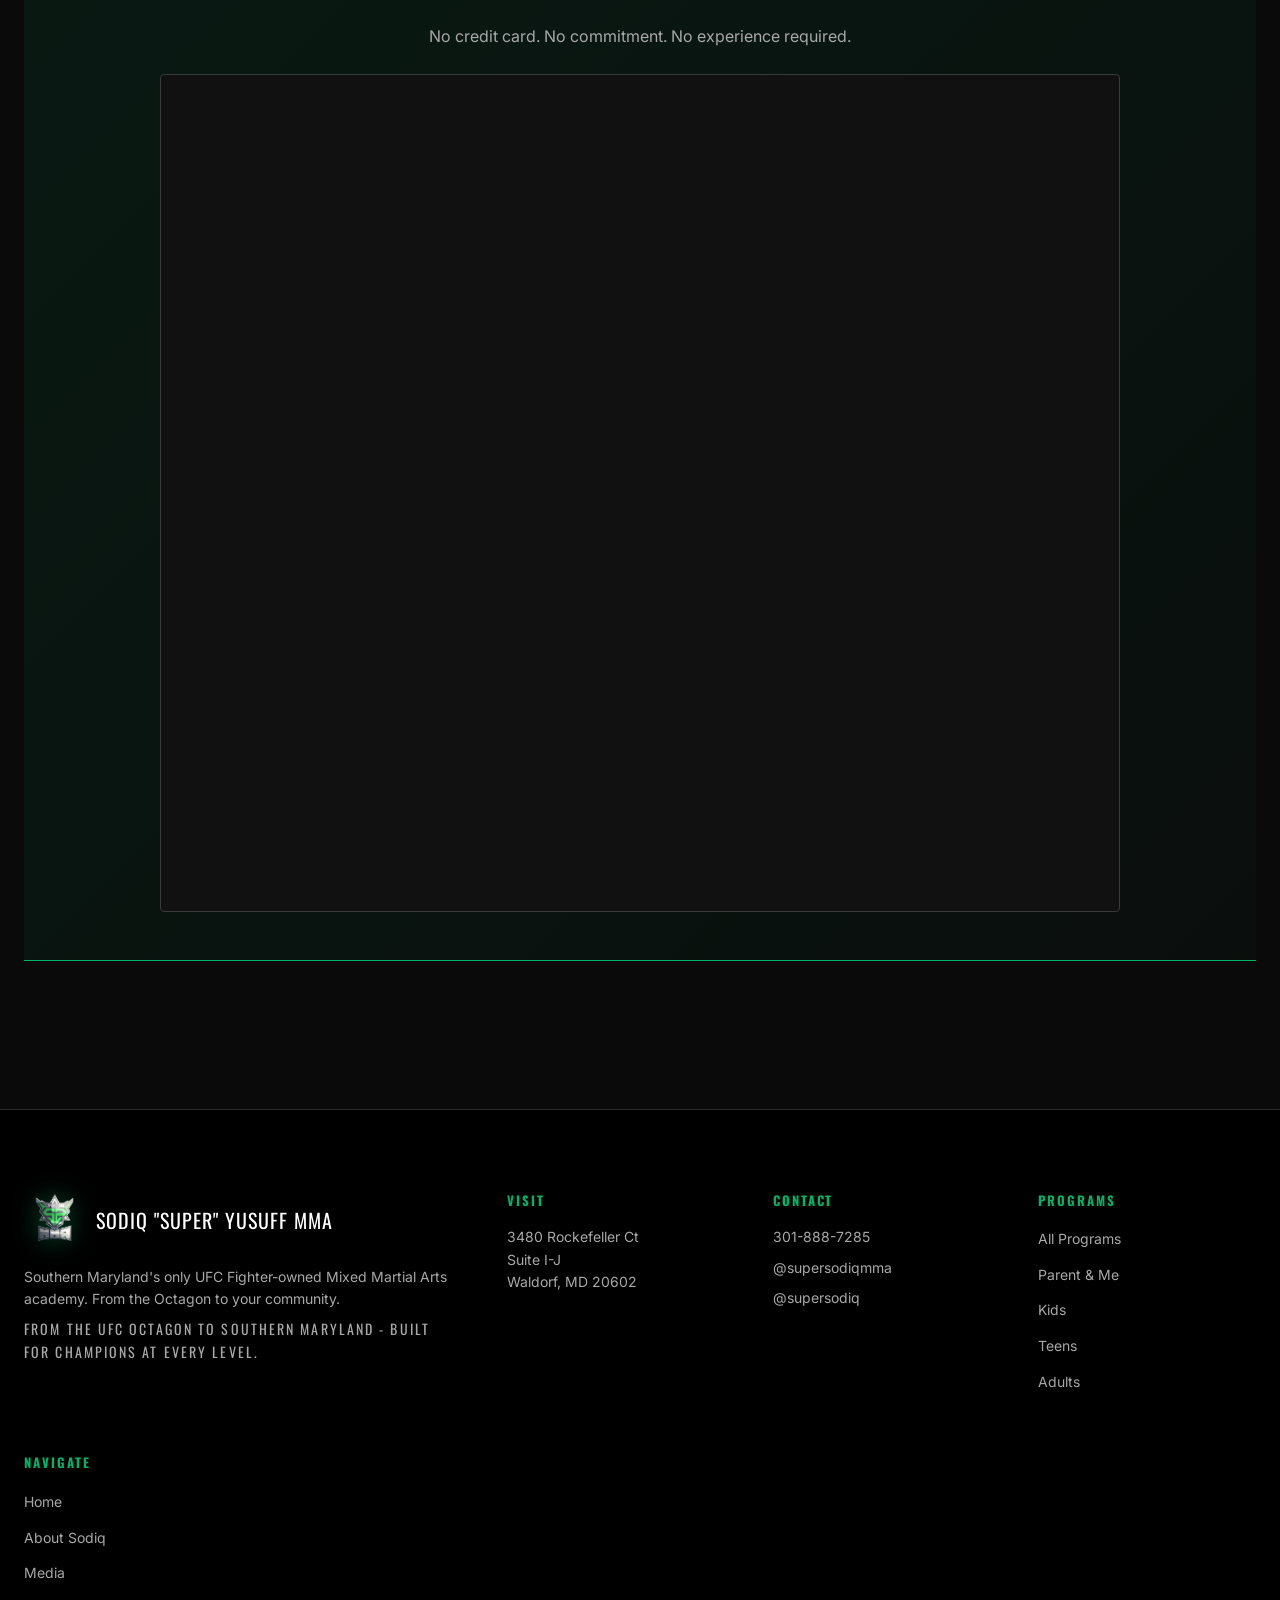
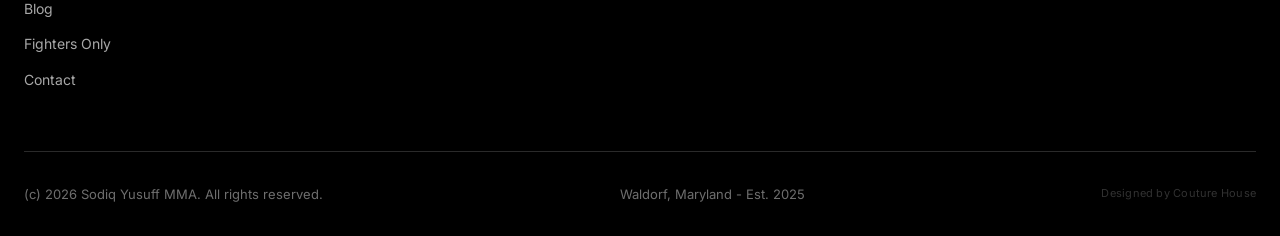
<file: adults.html>
<!DOCTYPE html>
<html lang="en">
<head>
<meta charset="UTF-8" />
<meta name="viewport" content="width=device-width, initial-scale=1.0" />
<title>Adults - Sodiq Yusuff MMA - 30 Days Absolutely Free in Waldorf, MD</title>
<meta name="description" content="Train at Southern Maryland's first UFC fighter-owned martial arts academy for 30 days, absolutely free." />
<link rel="preconnect" href="https://fonts.googleapis.com" />
<link rel="preconnect" href="https://fonts.gstatic.com" crossorigin />
<link href="https://fonts.googleapis.com/css2?family=Oswald:wght@400;500;600;700&family=Inter:wght@300;400;500;600;700&display=swap" rel="stylesheet" />
<link rel="stylesheet" href="assets/css/styles.css?v=36" />
<link rel="icon" type="image/png" href="assets/images/super-sodiq-logo.png" />
<style>
  .ded-hero { padding: 60px 24px 30px; text-align: center; background: radial-gradient(ellipse at 50% 30%, rgba(0,135,81,0.18) 0%, transparent 60%), var(--bg); border-bottom: 1px solid var(--border); }
  .ded-hero .kicker { font-family: var(--font-display); font-size: 13px; letter-spacing: 0.25em; text-transform: uppercase; color: var(--nigeria-green-bright); margin-bottom: 16px; }
  .ded-hero h1 { font-family: var(--font-display); font-size: clamp(2rem, 5.5vw, 4rem); text-transform: uppercase; color: var(--white); line-height: 1.05; max-width: 1000px; margin: 0 auto 20px; }
  .ded-hero h1 em { color: var(--nigeria-green-bright); font-style: normal; }
  .ded-hero .lede { max-width: 760px; margin: 0 auto; font-size: 1.1rem; color: var(--text-dim); line-height: 1.6; }
  .letter-prose { max-width: 760px; margin: 0 auto; }
  .letter-prose p { font-size: 1.06rem; line-height: 1.75; margin-bottom: 1.4em; color: var(--text); }
  .letter-prose p strong { color: var(--white); }
  .letter-prose h2 { font-family: var(--font-display); font-size: clamp(1.6rem, 3vw, 2.4rem); text-transform: uppercase; margin: 2.2em 0 0.8em; color: var(--white); }
  .letter-prose h3 { font-family: var(--font-display); font-size: clamp(1.25rem, 2vw, 1.6rem); text-transform: uppercase; margin: 2em 0 0.6em; color: var(--nigeria-green-bright); }
  .letter-prose h4 { font-family: var(--font-display); font-size: 1.1rem; text-transform: uppercase; margin: 1.6em 0 0.4em; color: var(--white); letter-spacing: 0.05em; }
  .letter-prose blockquote { border-left: 3px solid var(--nigeria-green-bright); padding: 8px 0 8px 22px; margin: 1.5em 0; color: var(--text-dim); font-style: italic; }
  .letter-prose ul { margin: 0 0 1.4em 1.2em; }
  .letter-prose ul li { margin-bottom: 0.5em; line-height: 1.6; }
  .pillar { background: var(--bg-2); border: 1px solid var(--border-bright); padding: 28px; margin: 32px 0; border-radius: 4px; }
  .pillar h4 { margin-top: 0; }
  .cta-stripe { text-align: center; padding: 48px 24px; margin: 48px 0; background: linear-gradient(135deg, rgba(0,135,81,0.12), rgba(0,135,81,0.04)); border-top: 1px solid var(--nigeria-green-bright); border-bottom: 1px solid var(--nigeria-green-bright); }
  .cta-stripe h3 { font-family: var(--font-display); font-size: clamp(1.6rem, 3vw, 2.4rem); text-transform: uppercase; color: var(--white); margin: 0 0 12px; }
  .cta-stripe p { color: var(--text-dim); margin: 0 0 24px; }
  .signoff { margin: 40px 0 20px; padding-top: 24px; border-top: 1px solid var(--border); }
  .signoff strong { color: var(--white); }
  .ps-block { background: var(--bg-2); border-left: 3px solid var(--nigeria-green-bright); padding: 20px 24px; margin: 28px 0; border-radius: 0 4px 4px 0; }
  .ps-block p:last-child { margin-bottom: 0; }
  .impact-block { text-align: center; padding: 48px 24px; margin: 48px 0; }
  .impact-block .big { font-family: var(--font-display); font-size: clamp(2rem, 5vw, 3.4rem); text-transform: uppercase; color: var(--white); line-height: 1.1; margin-bottom: 12px; }
  .impact-block .accent { color: var(--nigeria-green-bright); font-size: clamp(2.4rem, 6vw, 4rem); display: block; }
  .johnson-letter { background: var(--bg-2); border: 2px solid var(--nigeria-green-bright); padding: 32px; margin: 0 auto 48px; max-width: 800px; text-align: center; border-radius: 4px; }
  .johnson-letter strong { font-family: var(--font-display); font-size: clamp(1.3rem, 2.5vw, 1.8rem); color: var(--white); display: block; text-transform: uppercase; line-height: 1.2; margin-bottom: 12px; }
  .johnson-letter p { color: var(--text); margin: 6px 0; line-height: 1.5; }
  .johnson-letter .green { color: var(--nigeria-green-bright); font-weight: 600; }
</style>

</head>
<body>

<div id="nav-slot"></div>

<section class="ded-hero">
  <div class="kicker">A Bold and Personal Message From Sodiq Yusuff</div>
  <h1>Train At Southern Maryland's First <em>UFC Fighter-Owned</em> Academy For 30 Days, ABSOLUTELY FREE.</h1>
  <p class="lede">From a kid who came to America at 9 years old with nothing - to UFC 300, Disney+, and Southern Maryland's first UFC fighter-owned academy for your family.</p>
  <div style="margin-top:32px;">
    <a href="#trial" class="btn btn-blood btn-lg pulse">Claim 30-Day Free Trial</a>
  </div>
</section>
<!-- ============ PROGRAM CARD ============ -->
<section class="section" style="padding-top:48px;padding-bottom:0;">
  <div class="container">
    <!-- ADULTS -->
    <div class="program mb-lg reveal" id="adults" style="padding:56px;display:block;">
      <div class="program-banner">
        <img src="assets/images/sodiq-training-punch-pad.jpg" alt="Adult MMA training — boxing pad work" loading="lazy" />
        <span class="tag">Adults · Ages 18+</span>
      </div>
      <div class="program-age">Ages 18+</div>
      <h2 class="program-title" style="font-size:clamp(1.75rem,3.5vw,2.5rem);">Adults</h2>
      <div class="prose">
        <p class="strong" style="color:var(--white);font-size:1.15rem;">Whether you want to compete, get fit, defend yourself, or just finally do something for you — you belong here.</p>
        <p>No experience required. No fitness prerequisite. At Sodiq Yusuff MMA, adults train <span class="highlight">one complete Mixed Martial Arts system.</span> Not a kickboxing class on Monday, a BJJ class on Wednesday, and a wrestling class on Friday with three different instructors. One unified program. One clear curriculum. Striking, grappling, takedowns, clinch work, ground defense, and self-defense principles — all taught together.</p>
      </div>
      <p style="font-family:var(--font-display);color:var(--white);letter-spacing:0.05em;margin-top:24px;font-size:1.1rem;">This program is for everyone:</p>
      <ul>
        <li>If you have never trained before — you will begin in the Prospect Program and be brought along at the right pace</li>
        <li>If you are an experienced martial artist — the environment will meet you where you are</li>
        <li>If your goal is fitness — MMA delivers cardio, strength, coordination, and mental focus in one session</li>
        <li>If you want real self-defense — you will learn techniques tested under actual pressure</li>
        <li>If you are looking for community — you will find it here</li>
      </ul>
      <div style="display:flex;gap:12px;flex-wrap:wrap;margin-top:24px;">
        <a href="#trial" class="btn btn-blood btn-lg btn-arrow mt-md">Claim Your Free 30-Day Trial</a>
        <a href="adult-sales.html" class="btn btn-ghost btn-lg">Read the Full Story →</a>
      </div>
    </div>

  </div>
</section>

<section class="section">
  <div class="container">
    <div class="letter-prose">
<!-- ===== SODIQ SALES LETTER (ADULTS) — VERBATIM ===== -->

<div class="johnson-letter">
  <strong>Don't Pay A Penny!</strong>
  <p style="font-size:1.4rem;font-family:var(--font-display);text-transform:uppercase;color:var(--white);">"Train At Southern Maryland's First UFC Fighter-Owned Martial Arts Academy For 30 Days, ABSOLUTELY FREE!"</p>
  <p style="color:var(--nigeria-green-bright);">-- Sodiq "Super" Yusuff</p>
  <p style="font-size:0.9rem;color:var(--text-muted);">UFC Fighter | Disney Voice Actor | Head Coach, Sodiq Yusuff MMA</p>
</div>

<p style="text-align:center;color:var(--text);max-width:720px;margin:0 auto 16px;">Experience For Yourself Why Families Across Waldorf, Charles County &amp; All Of Southern Maryland Are Choosing The ONLY Martial Arts School Owned And Operated By A Real UFC Fighter...</p>
<p style="text-align:center;color:var(--white);max-width:720px;margin:0 auto 32px;font-family:var(--font-display);text-transform:uppercase;">Where Your Entire Family Can Train Together Under World-Class Instruction!</p>

<p style="text-align:center;font-style:italic;color:var(--nigeria-green-bright);font-size:1.1rem;margin:24px 0;">Put Us To The Test, And Then Decide...<br/><strong>You WILL Be Satisfied -- Or You Don't Pay One Red Cent!</strong></p>

<div class="pillar">
  <h4>GUARANTEE #1</h4>
  <p style="font-family:var(--font-display);color:var(--white);text-transform:uppercase;font-size:1.15rem;margin-top:-8px;">Your Free 30-Day Trial Of Real UFC-Level Training</p>
  <p>Come into our academy in Waldorf, Maryland. Meet our coaches. See our facility. Train in any and all of our classes for a full 30 days, absolutely FREE. You don't risk a single penny of your hard-earned money. Bring your kids. Bring yourself. Bring the whole family.</p>
  <p>For 30 full days, you'll experience what real mixed martial arts training looks like when it's taught by someone who actually fights in the UFC. Your toddler can join our Parent and Me program. Your 5-year-old can train as a Little Ninja. Your 10-year-old can join the Juniors. Your teenager has their own program. And you can train in our Adult MMA classes. <strong>All of it. Free. For a full month.</strong></p>
  <p>If you love it (and we're confident you will), we'll talk about becoming a member. If you don't? You walk away having learned real skills, gotten in better shape, and spent quality time with your family. <strong>No charge. No guilt. No pressure.</strong></p>
</div>

<div class="pillar">
  <h4>GUARANTEE #2</h4>
  <p style="font-family:var(--font-display);color:var(--white);text-transform:uppercase;font-size:1.15rem;margin-top:-8px;">You Will NOT Find Better Instruction In All Of Southern Maryland</h4>
  <p>I'm not just saying this to sound confident. I'm saying it because it's a fact. Find me another martial arts school in Charles County, St. Mary's County, or Calvert County where the head instructor is an active UFC fighter with a 13-5 professional record, 8+ years of coaching experience with kids and adults, and who has actually been ranked in the top 15 in the world.</p>
  <p>Find one where the entire coaching staff includes experienced UFC fighters and competitors. Find one where families train together from toddlers to adults. Find one that offers five distinct programs covering ages 2 through adult.</p>
  <p><strong>I'll wait.</strong></p>
</div>

<p style="text-align:center;font-family:var(--font-display);text-transform:uppercase;letter-spacing:0.1em;color:var(--white);margin:48px 0 16px;font-size:1.3rem;">THERE ARE NO CATCHES. NO STRINGS ATTACHED. NO FINE PRINT.</p>

<p style="text-align:center;font-style:italic;color:var(--nigeria-green-bright);max-width:720px;margin:0 auto 16px;">"We Are Simply The First And ONLY UFC Fighter-Owned Martial Arts School In Southern Maryland And We Want To Give You A Totally Risk-Free Chance To Prove It To Yourself!"</p>

<p style="text-align:center;font-family:var(--font-display);color:var(--white);font-size:1.2rem;margin:24px 0 48px;">Or Call Us Right Now: <a href="tel:3018887285" class="highlight" style="text-decoration:underline;">301-888-7285</a></p>

<h2>A Bold And Personal Message From Sodiq Yusuff</h2>

<p>Dear Future Champion,</p>

<p>My name is Sodiq Yusuff, and most people know me as "Super" from the UFC. But right now, I'm not writing to you as a fighter. I'm writing to you as a coach, a neighbor, and a man who believes that martial arts can change lives... <strong>because it changed mine.</strong></p>

<p>Let me take you back for a moment.</p>

<p>When I was 9 years old, my mother made the hardest decision of her life. She left Nigeria, left 14 of my brothers and sisters behind, and brought only me and my younger brother to America. We landed in Maryland. No money. No connections. No safety net. <strong>Just a mother's belief that her boys deserved a shot at something better.</strong></p>

<p>Those first years were rough. I was the immigrant kid. The one with the funny name that teachers couldn't pronounce. The one who didn't understand why American kids talked back to their parents. Back in Nigeria, one of the big cultural values is having a natural respect for your elders. There are specific names and titles for anyone older than you, family or not. So when I saw kids mouthing off to adults, I was confused beyond belief.</p>

<p>I got picked on. I got into fights. And it was in one of those early fights that I discovered something that would shape the rest of my life: <strong>the power of standing up for yourself.</strong> Not the power to hurt people. The power to earn respect. The power to walk through the world knowing you can handle whatever comes your way.</p>

<p>In fifth grade, I was flipping through channels and landed on Spike TV. The Ultimate Fighter was on. I watched these athletes... and as a kid who grew up on anime like Fullmetal Alchemist and Hunter x Hunter, I saw something I recognized immediately. <strong>These were real-life anime characters.</strong> Training to get stronger. Working their way to becoming the best fighters in the world. And right there, sitting on my couch in PG County, Maryland, I told my mom: "That's what I want to do when I grow up."</p>

<p>Now, let me tell you something about convincing a Nigerian mother to let her son become a professional cage fighter.</p>

<p><strong>It doesn't happen overnight.</strong></p>

<p>I compared the process to the movie Inception. You just gotta sprinkle the idea in their head slowly. I started with wrestling at Bladensburg High School. Then I told my mom after a semester and a half of college that I was going to pursue fighting full time. I promised her if I failed, I'd go back to school. She was worried, but she supported me. She even drove me to the fighters' house where I'd live for the next couple of years to chase my dream.</p>

<p>Every now and then she'd call and remind me that kids my age were graduating and getting real jobs. <strong>But she never stopped believing in me.</strong></p>

<p>I moved into that fighters' house and I was broke. I worked the kids' after-school program at the gym just to survive. The first year was rough. I had to split my time between practices and working with the kids. But the job was flexible. If I had to go to more practices, compete in jiu-jitsu, or fight, they'd work around my schedule.</p>

<p>After the first year, something shifted. <strong>I went from not knowing HOW I was going to get to the UFC to knowing I WAS going to get to the UFC.</strong> It was just a matter of time. The only way I wouldn't get there was by some kind of divine intervention.</p>

<p>And then it happened.</p>

<p>I went 9-0 as an amateur. Undefeated. I earned multiple championship belts. I signed with the UFC, the biggest fighting organization on the planet. I've competed on the biggest cards in UFC history, including UFC 300. I've earned over $100,000 in performance bonuses. I was featured during Black History Month by the UFC as someone "Paving The Path For The Next Generation." I even got to voice a character named Sunday Adelekan in Disney's Iwaju, the first Disney+ series centered on Nigerian culture and Lagos. All six episodes.</p>

<p><strong>Not bad for a kid from Lagos who showed up in Maryland with nothing.</strong></p>

<h2>But Here's The Thing You Need To Understand About Me: None Of That Matters As Much As What Happens Next.</h2>

<p>Opening this school in Waldorf is the most important thing I've ever done outside the Octagon. Because <strong>this isn't about me anymore. This is about YOUR family. YOUR kids. YOUR community.</strong></p>

<p>I grew up in this area. I trained in Maryland gyms my entire career. I know what's available here, and I know what's been missing. There is no martial arts school in Southern Maryland where a real, active UFC fighter is on the mat coaching your kids. Where a Disney voice actor is teaching your toddler coordination and discipline in a Parent and Me class. Where your teenager can learn real self-defense from someone who has actually used these techniques at the highest level of combat sports on Earth.</p>

<p><strong>Until now.</strong></p>

<p>I built Sodiq Yusuff MMA for families. Not just for fighters.</p>

<p>For the mom who wants her shy 3-year-old to start building confidence early in our Parent and Me program. For the dad who wants to train alongside his 6-year-old Little Ninja and share something real together. For the parents watching their 10-year-old get picked on at school who need their Junior to know how to handle themselves. For the teenager dealing with social anxiety who needs to discover what they're capable of. <strong>For the woman who wants to feel safe walking to her car at night. For the man who hasn't felt truly challenged in years.</strong></p>

<p>I built this school because I know what martial arts did for a scared immigrant kid from Lagos. It gave me confidence. It gave me discipline. It gave me purpose. It gave me a career. <strong>It gave me the ability to support my 16 brothers and sisters.</strong> And I want to give that same gift to every family in Waldorf, La Plata, Brandywine, Accokeek, Fort Washington, Indian Head, Bryans Road, White Plains... every family in Southern Maryland who wants more for themselves and their children.</p>

<p>That's why I'm making the craziest offer in martial arts:</p>

<p style="text-align:center;font-size:1.2rem;color:var(--white);font-family:var(--font-display);text-transform:uppercase;letter-spacing:0.05em;margin:32px 0;line-height:1.4;">Come train with us for 30 days.<br/><span style="color:var(--nigeria-green-bright);">Completely free.</span><br/>No contract. No credit card. No obligation.<br/>Just show up, meet our coaches, try our classes, and see for yourself if this is the real deal.</p>

<p>I already know what you'll discover. <strong>But I want you to experience it firsthand.</strong></p>

<p>I'll be honest with you about one more thing. I know how much people procrastinate and wait for the "perfect" time to get started. I've seen it my whole life. People who talk about wanting to train but never take the first step. People who say "next month" every month for two years.</p>

<p>I think about the fighters I've trained with who made it to the top. Every single one of them had moments where they didn't want to find the time. Days when they didn't feel like it would pay off. <strong>And every single one of them pushed through those moments. That's what separates people who achieve their goals from people who just talk about them.</strong></p>

<p>You don't have to become a UFC fighter. But you do have to take the first step. <strong>And I've made that first step completely free, completely risk-free, and completely worth your time.</strong></p>

<p>One of the things my mother instilled in me from childhood is that hard work changes everything. It's been my motivation since I was a kid. Especially now that I have the opportunity to change people's lives through this school, I take that responsibility seriously.</p>

<p>So come see for yourself. You don't have to wait anymore. <strong>It's time to take charge, take action, and take a step toward something that could change your family's life.</strong></p>

<p>I hope to see you and your family on the mat soon.</p>

<div class="signoff">
<p><strong>Sodiq "Super" Yusuff</strong><br/>
Head Coach, Sodiq Yusuff MMA<br/>
UFC Fighter | Disney Voice Actor | Proud Marylander<br/>
Waldorf, Maryland<br/>
301-888-7285<br/>
@supersodiqmma</p>
</div>

<div class="ps-block">
<p><strong>P.S.</strong> If you think this letter is bold, wait until you see the programs we've built for every age group. From our Parent and Me class for 2 to 4-year-olds with Coach Jasmine (22 years of martial arts experience), to Little Ninjas for 4 to 7-year-olds, Juniors for 7 to 12, Teens for 13 to 17, and our full Adult MMA program. <strong>Every member of your family has a place here.</strong> Scroll down to see the details on each program and why families are calling this the best decision they've ever made.</p>

<p><strong>P.P.S.</strong> I support 16 brothers and sisters back in Nigeria with my fight earnings. I came to this country at 9 years old with nothing. I've sent nearly every dollar I've earned back home because my talent multiplies that money and changes lives. I'm telling you this not to impress you, but to <strong>impress upon you how seriously I take the responsibility of helping people reach their potential.</strong> That's the same level of commitment I bring to coaching every single student who walks through our doors. Your family deserves that kind of dedication. <strong>Come see it for yourself.</strong></p>

<p><strong>P.P.P.S.</strong> Make sure you fill out the form below or call <a href="tel:3018887285" class="highlight" style="text-decoration:underline;">301-888-7285</a> right now. Founding member spots are limited and they won't last. <strong>Every day you wait is another day your child could have been building confidence, discipline, and real skills that last a lifetime.</strong></p>
</div>

<p style="text-align:center;font-family:var(--font-display);letter-spacing:0.1em;color:var(--white);text-transform:uppercase;margin:40px 0;font-size:1.1rem;">CALL 301-888-7285 NOW | COMMENT MMA FOR YOUR 30-DAY FREE TRIAL</p>

    </div>

    <div id="trial" class="cta-stripe" style="margin-top:64px;">
      <h3>Start Your 30-Day Free Trial</h3>
      <p>No credit card. No commitment. No experience required.</p>
      <div class="ghl-booking reveal" style="max-width:960px;margin:0 auto;background:var(--bg-2);border:1px solid var(--border-bright);border-radius:4px;padding:24px;">
      <iframe src="https://api.leadconnectorhq.com/widget/booking/i8u9HxxLZCtRtth3QFN7"
              style="width:100%;border:none;overflow:hidden;min-height:780px;"
              scrolling="no"
              id="i8u9HxxLZCtRtth3QFN7_adults_widget"></iframe>
    </div>
    <script src="https://link.msgsndr.com/js/form_embed.js" type="text/javascript"></script>
    </div>
  </div>
</section>

<div id="footer-slot"></div>



<script src="assets/js/partials.js?v=36"></script>
<script src="assets/js/main.js?v=36"></script>
</body>
</html>
</file>
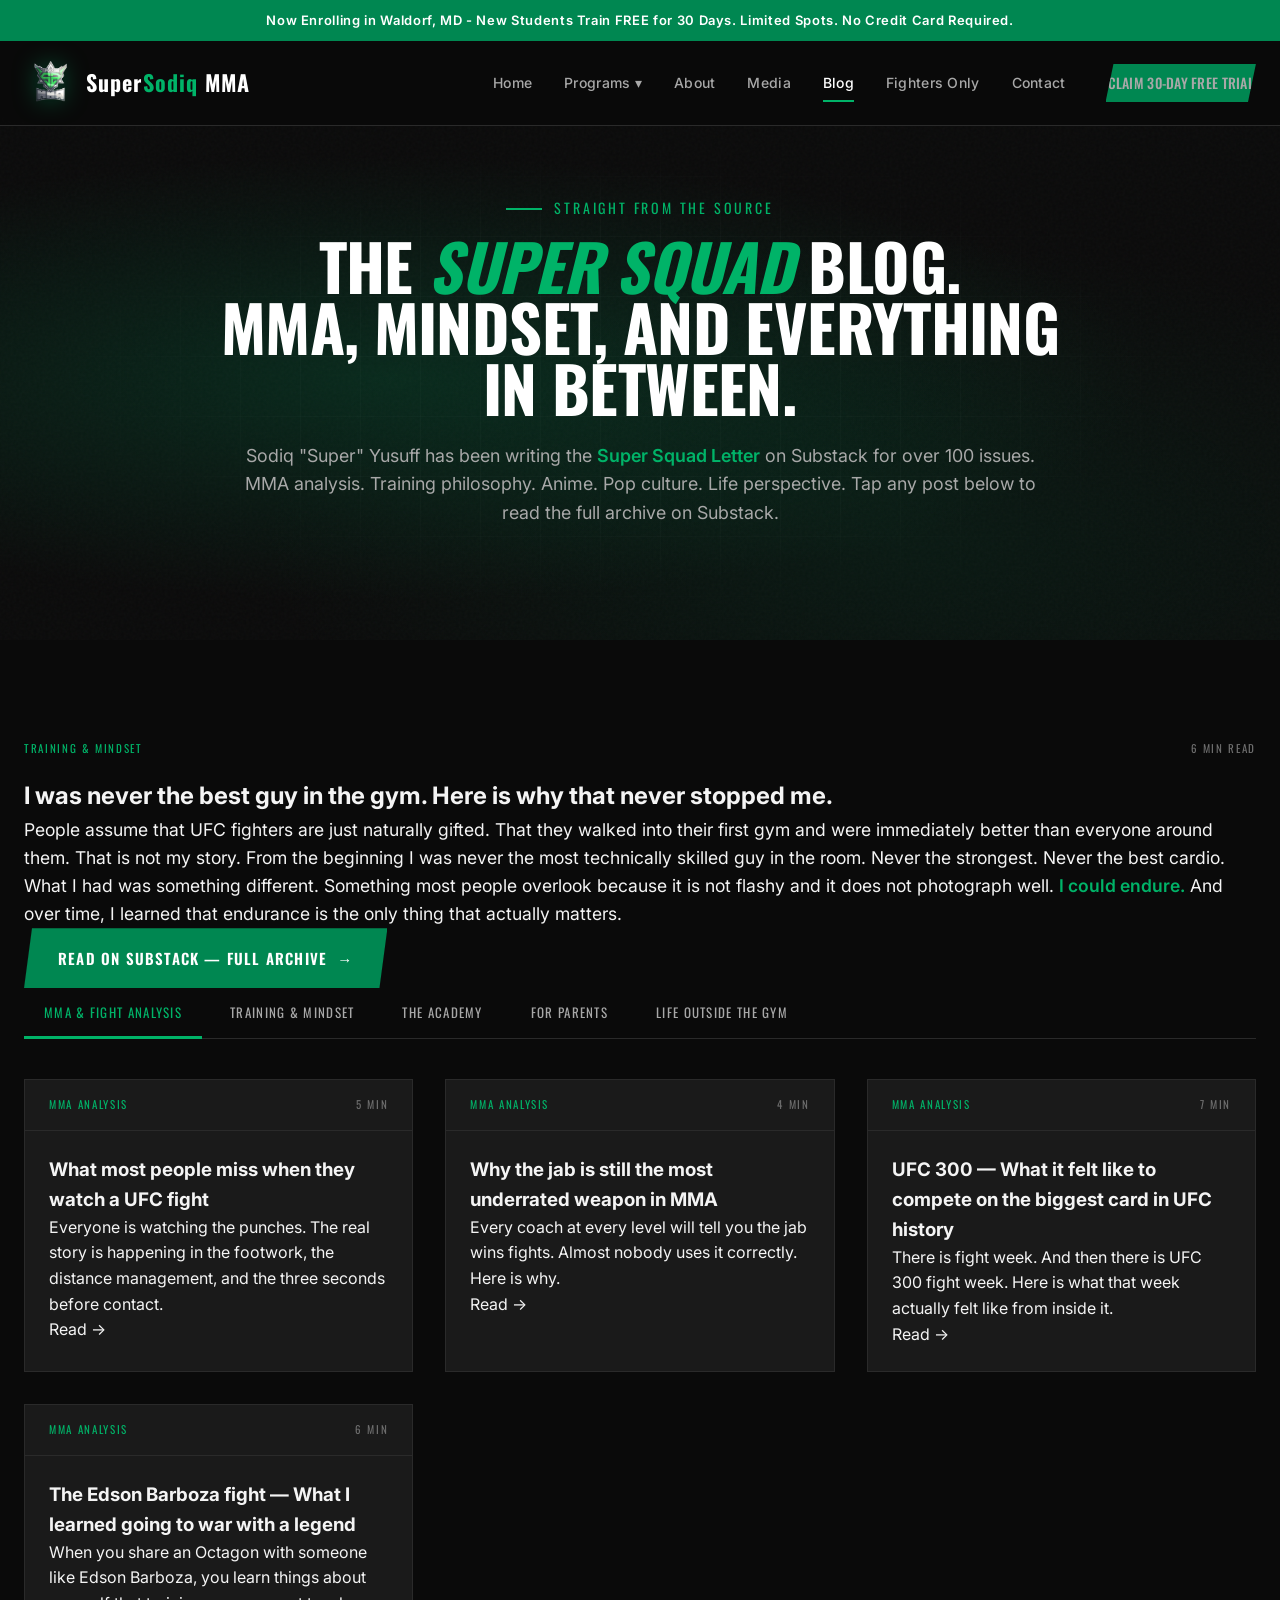
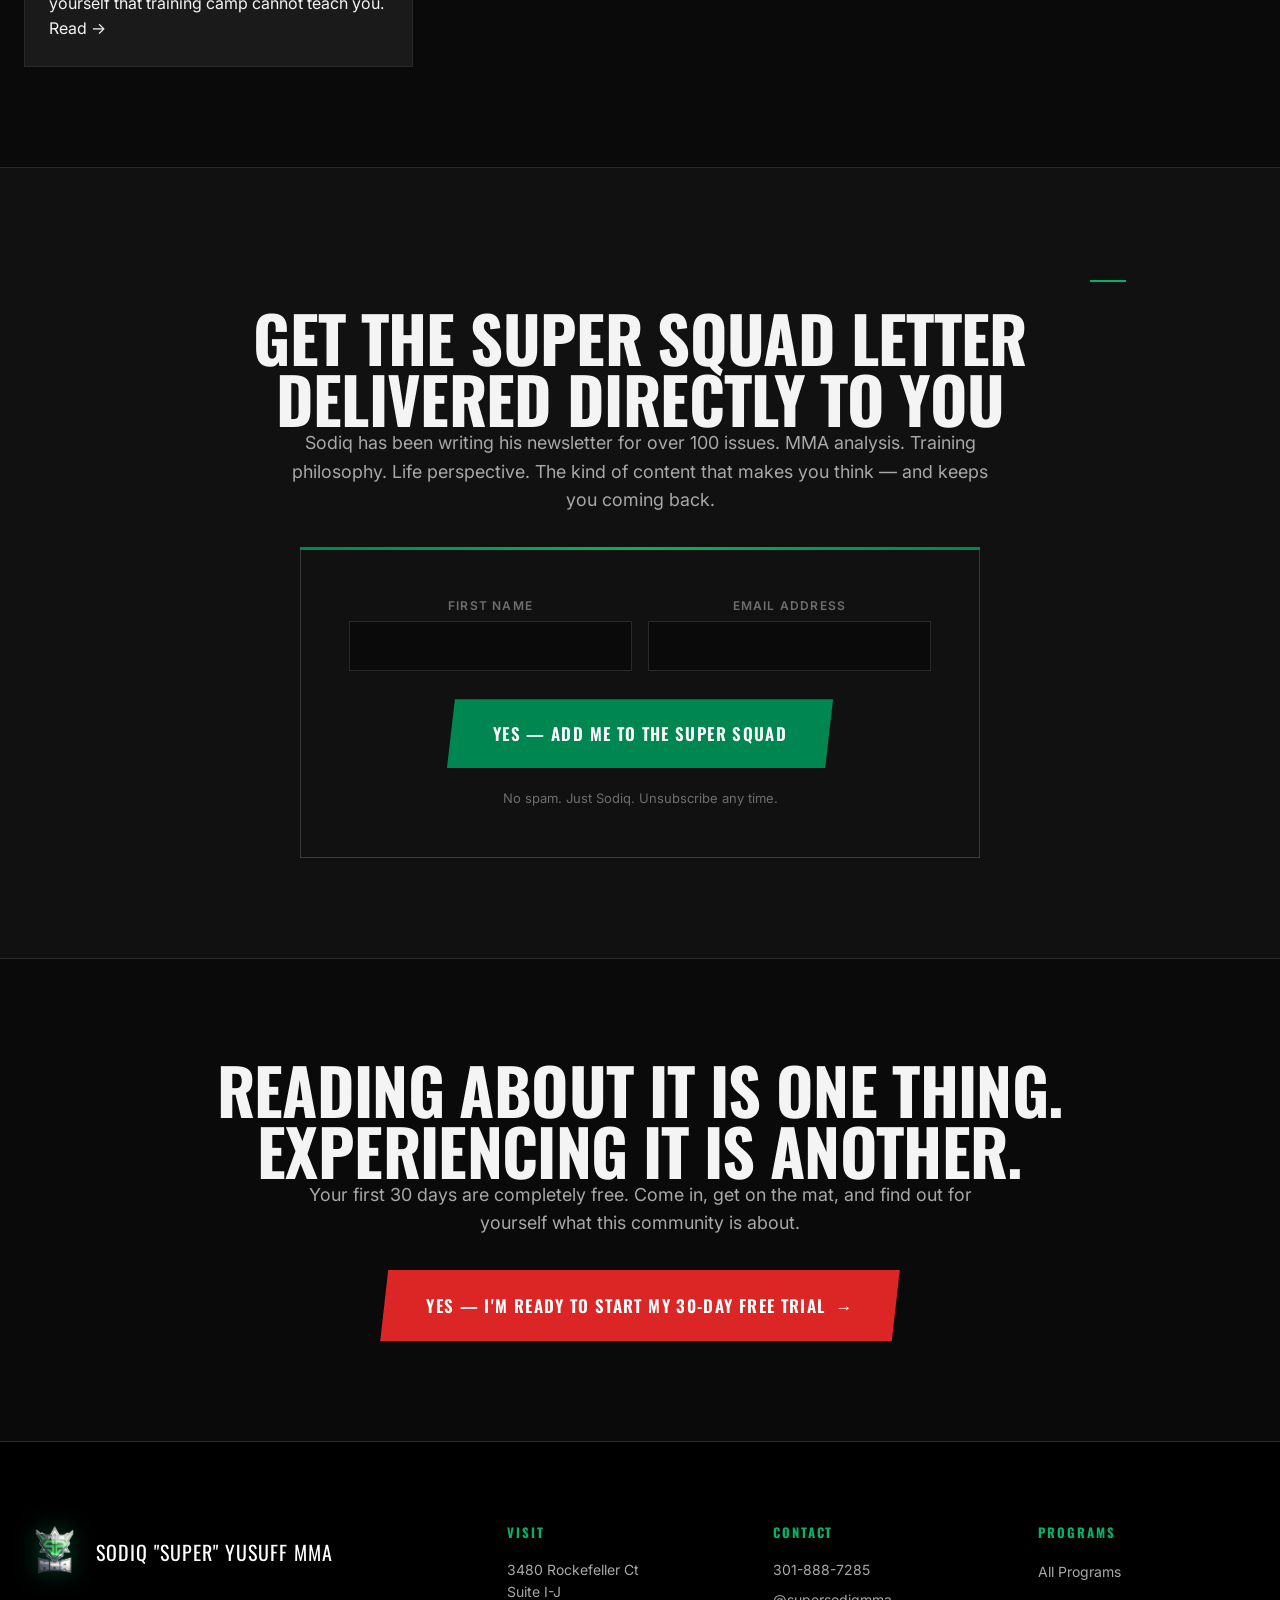
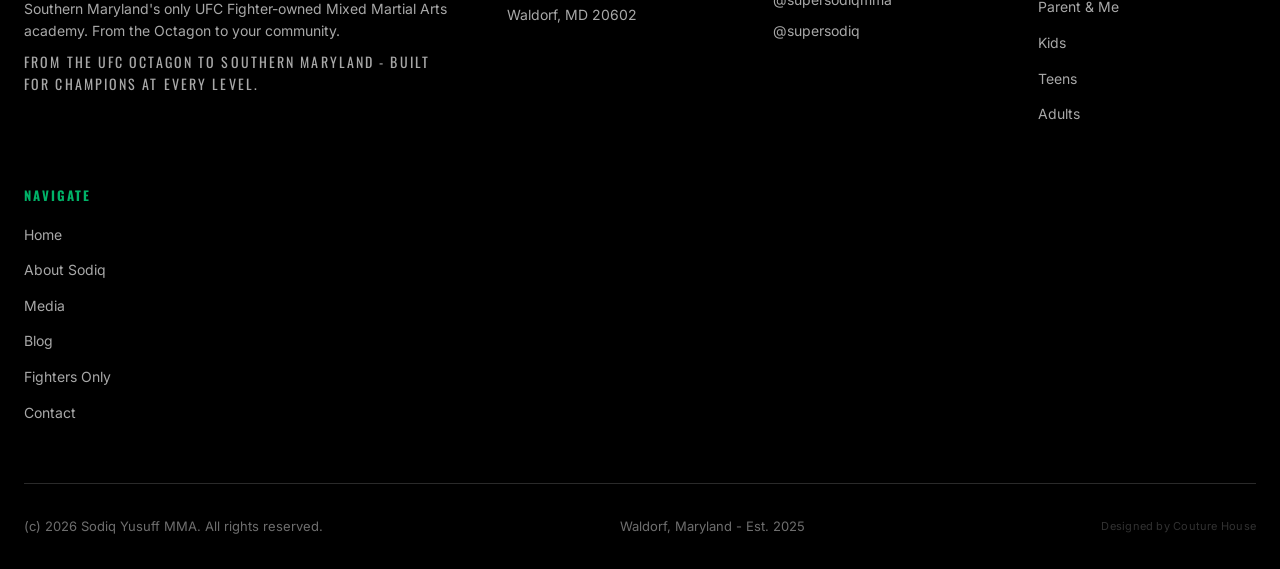
<file: blog.html>
<!DOCTYPE html>
<html lang="en">
<head>
<meta charset="UTF-8" />
<meta name="viewport" content="width=device-width, initial-scale=1.0" />
<title>Super Squad Blog — Sodiq "Super" Yusuff MMA</title>
<meta name="description" content="MMA, mindset, and everything in between. Straight from the source — Sodiq 'Super' Yusuff." />
<link rel="preconnect" href="https://fonts.googleapis.com" />
<link rel="preconnect" href="https://fonts.gstatic.com" crossorigin />
<link href="https://fonts.googleapis.com/css2?family=Oswald:wght@400;500;600;700&family=Inter:wght@300;400;500;600;700&display=swap" rel="stylesheet" />
<link rel="stylesheet" href="assets/css/styles.css?v=36" />
<link rel="icon" type="image/png" href="assets/images/super-sodiq-logo.png" />

</head>
<body>

<div id="nav-slot"></div>

<section class="hero" style="min-height:55vh;">
  <div class="hero-bg"></div>
  <div class="hero-content">
    <div class="kicker reveal">Straight From the Source</div>
    <h1 class="hero-headline reveal reveal-delay-1" style="font-size:clamp(2rem,5vw,4.5rem);">
      The <span class="accent">Super Squad</span> Blog.<br/>
      MMA, mindset, and everything<br/>in between.
    </h1>
    <p class="hero-sub reveal reveal-delay-2">Sodiq "Super" Yusuff has been writing the <span class="highlight">Super Squad Letter</span> on Substack for over 100 issues. MMA analysis. Training philosophy. Anime. Pop culture. Life perspective. Tap any post below to read the full archive on Substack.</p>
  </div>
</section>

<section class="section">
  <div class="container">

    <!-- Featured Post -->
    <article class="post-featured reveal">
      <div class="post-meta" style="border:none;padding:0;margin-bottom:20px;">
        <span class="cat">Training & Mindset</span>
        <span>6 min read</span>
      </div>
      <h2 class="post-title">I was never the best guy in the gym. Here is why that never stopped me.</h2>
      <p class="post-excerpt" style="font-size:1.1rem;">People assume that UFC fighters are just naturally gifted. That they walked into their first gym and were immediately better than everyone around them. That is not my story. From the beginning I was never the most technically skilled guy in the room. Never the strongest. Never the best cardio. What I had was something different. Something most people overlook because it is not flashy and it does not photograph well. <span class="highlight">I could endure.</span> And over time, I learned that endurance is the only thing that actually matters.</p>
      <a href="https://supersodiq.substack.com/" target="_blank" rel="noopener" class="btn btn-primary btn-arrow mt-md">Read on Substack — Full Archive</a>
    </article>

    <!-- Category Tabs -->
    <div data-tabs>
      <div class="tabs">
        <button class="tab active" data-tab="mma">MMA & Fight Analysis</button>
        <button class="tab" data-tab="mindset">Training & Mindset</button>
        <button class="tab" data-tab="academy">The Academy</button>
        <button class="tab" data-tab="parents">For Parents</button>
        <button class="tab" data-tab="life">Life Outside the Gym</button>
      </div>

      <!-- MMA & Fight Analysis -->
      <div class="tab-panel active" data-panel="mma">
        <div class="grid-3">
          <article class="post-card reveal">
            <div class="post-meta"><span class="cat">MMA Analysis</span><span>5 min</span></div>
            <div class="post-body">
              <h3 class="post-title">What most people miss when they watch a UFC fight</h3>
              <p class="post-excerpt">Everyone is watching the punches. The real story is happening in the footwork, the distance management, and the three seconds before contact.</p>
              <a href="https://supersodiq.substack.com/" target="_blank" rel="noopener" class="post-link">Read →</a>
            </div>
          </article>
          <article class="post-card reveal reveal-delay-1">
            <div class="post-meta"><span class="cat">MMA Analysis</span><span>4 min</span></div>
            <div class="post-body">
              <h3 class="post-title">Why the jab is still the most underrated weapon in MMA</h3>
              <p class="post-excerpt">Every coach at every level will tell you the jab wins fights. Almost nobody uses it correctly. Here is why.</p>
              <a href="https://supersodiq.substack.com/" target="_blank" rel="noopener" class="post-link">Read →</a>
            </div>
          </article>
          <article class="post-card reveal reveal-delay-2">
            <div class="post-meta"><span class="cat">MMA Analysis</span><span>7 min</span></div>
            <div class="post-body">
              <h3 class="post-title">UFC 300 — What it felt like to compete on the biggest card in UFC history</h3>
              <p class="post-excerpt">There is fight week. And then there is UFC 300 fight week. Here is what that week actually felt like from inside it.</p>
              <a href="https://supersodiq.substack.com/" target="_blank" rel="noopener" class="post-link">Read →</a>
            </div>
          </article>
          <article class="post-card reveal">
            <div class="post-meta"><span class="cat">MMA Analysis</span><span>6 min</span></div>
            <div class="post-body">
              <h3 class="post-title">The Edson Barboza fight — What I learned going to war with a legend</h3>
              <p class="post-excerpt">When you share an Octagon with someone like Edson Barboza, you learn things about yourself that training camp cannot teach you.</p>
              <a href="https://supersodiq.substack.com/" target="_blank" rel="noopener" class="post-link">Read →</a>
            </div>
          </article>
        </div>
      </div>

      <!-- Training & Mindset -->
      <div class="tab-panel" data-panel="mindset">
        <div class="grid-3">
          <article class="post-card reveal">
            <div class="post-meta"><span class="cat">Mindset</span><span>5 min</span></div>
            <div class="post-body">
              <h3 class="post-title">Discipline is not motivation. Stop confusing them.</h3>
              <p class="post-excerpt">Motivation shows up when you feel like it. Discipline shows up regardless. Here is the difference — and why it matters.</p>
              <a href="https://supersodiq.substack.com/" target="_blank" rel="noopener" class="post-link">Read →</a>
            </div>
          </article>
          <article class="post-card reveal reveal-delay-1">
            <div class="post-meta"><span class="cat">Mindset</span><span>4 min</span></div>
            <div class="post-body">
              <h3 class="post-title">The poker face — why I never let anyone know when my plan is not working</h3>
              <p class="post-excerpt">One of the most underrated skills in competition — and in life — is the ability to look composed when you are not.</p>
              <a href="https://supersodiq.substack.com/" target="_blank" rel="noopener" class="post-link">Read →</a>
            </div>
          </article>
          <article class="post-card reveal reveal-delay-2">
            <div class="post-meta"><span class="cat">Training</span><span>5 min</span></div>
            <div class="post-body">
              <h3 class="post-title">Seven hours a day. Every day. What real training consistency actually looks like.</h3>
              <p class="post-excerpt">Three hours in the morning. Four hours in the evening. What that kind of consistency builds over months and years.</p>
              <a href="https://supersodiq.substack.com/" target="_blank" rel="noopener" class="post-link">Read →</a>
            </div>
          </article>
          <article class="post-card reveal">
            <div class="post-meta"><span class="cat">Mindset</span><span>4 min</span></div>
            <div class="post-body">
              <h3 class="post-title">The farmer parable — why you have to plant the seeds even when you cannot control the harvest</h3>
              <p class="post-excerpt">There is a story I keep coming back to. A farmer who does everything right — and then a storm comes and destroys the crop.</p>
              <a href="https://supersodiq.substack.com/" target="_blank" rel="noopener" class="post-link">Read →</a>
            </div>
          </article>
        </div>
      </div>

      <!-- The Academy -->
      <div class="tab-panel" data-panel="academy">
        <div class="grid-3">
          <article class="post-card reveal">
            <div class="post-meta"><span class="cat">Academy</span><span>4 min</span></div>
            <div class="post-body">
              <h3 class="post-title">The kid who walked in barely making eye contact — and what happened after</h3>
              <p class="post-excerpt">We have a student who came in during his first week barely able to look an instructor in the face. Eight weeks later his mother sent us a message.</p>
              <a href="https://supersodiq.substack.com/" target="_blank" rel="noopener" class="post-link">Read →</a>
            </div>
          </article>
          <article class="post-card reveal reveal-delay-1">
            <div class="post-meta"><span class="cat">Academy</span><span>5 min</span></div>
            <div class="post-body">
              <h3 class="post-title">What the opening of this academy actually meant to me</h3>
              <p class="post-excerpt">I have competed at UFC 300. None of those moments hit quite like the day we opened these doors in Waldorf.</p>
              <a href="https://supersodiq.substack.com/" target="_blank" rel="noopener" class="post-link">Read →</a>
            </div>
          </article>
          <article class="post-card reveal reveal-delay-2">
            <div class="post-meta"><span class="cat">Academy</span><span>4 min</span></div>
            <div class="post-body">
              <h3 class="post-title">Why Coach Jazmine is one of the most underrated instructors in Southern Maryland</h3>
              <p class="post-excerpt">Twenty-two years of working with young children. That is not a number you throw around. That is a career.</p>
              <a href="https://supersodiq.substack.com/" target="_blank" rel="noopener" class="post-link">Read →</a>
            </div>
          </article>
          <article class="post-card reveal">
            <div class="post-meta"><span class="cat">Academy</span><span>5 min</span></div>
            <div class="post-body">
              <h3 class="post-title">What a seminar with UFC-level fighters looks like — and why we bring them here</h3>
              <p class="post-excerpt">When UFC-level fighters come through these doors and share what they know with our students — something shifts in the room.</p>
              <a href="https://supersodiq.substack.com/" target="_blank" rel="noopener" class="post-link">Read →</a>
            </div>
          </article>
        </div>
      </div>

      <!-- For Parents -->
      <div class="tab-panel" data-panel="parents">
        <div class="grid-3">
          <article class="post-card reveal">
            <div class="post-meta"><span class="cat">Parents</span><span>5 min</span></div>
            <div class="post-body">
              <h3 class="post-title">Does martial arts make kids violent? The research says the opposite.</h3>
              <p class="post-excerpt">This is the number one concern I hear from parents. The answer might surprise you.</p>
              <a href="https://supersodiq.substack.com/" target="_blank" rel="noopener" class="post-link">Read →</a>
            </div>
          </article>
          <article class="post-card reveal reveal-delay-1">
            <div class="post-meta"><span class="cat">Parents</span><span>4 min</span></div>
            <div class="post-body">
              <h3 class="post-title">The moment I knew this was about more than fighting</h3>
              <p class="post-excerpt">I have been coaching kids for over eight years. There was one moment that made me understand why this work matters so much.</p>
              <a href="https://supersodiq.substack.com/" target="_blank" rel="noopener" class="post-link">Read →</a>
            </div>
          </article>
          <article class="post-card reveal reveal-delay-2">
            <div class="post-meta"><span class="cat">Parents</span><span>6 min</span></div>
            <div class="post-body">
              <h3 class="post-title">What to look for in a martial arts instructor for your child — and what to walk away from</h3>
              <p class="post-excerpt">Not all martial arts schools are the same. After 8+ years coaching children, I have a clear sense of what the right environment looks like.</p>
              <a href="https://supersodiq.substack.com/" target="_blank" rel="noopener" class="post-link">Read →</a>
            </div>
          </article>
          <article class="post-card reveal">
            <div class="post-meta"><span class="cat">Parents</span><span>5 min</span></div>
            <div class="post-body">
              <h3 class="post-title">My mother did not know I was fighting. What that taught me about raising confident kids.</h3>
              <p class="post-excerpt">I competed in eleven amateur fights before my mother ever watched one. What that experience taught me.</p>
              <a href="https://supersodiq.substack.com/" target="_blank" rel="noopener" class="post-link">Read →</a>
            </div>
          </article>
        </div>
      </div>

      <!-- Life Outside -->
      <div class="tab-panel" data-panel="life">
        <div class="grid-3">
          <article class="post-card reveal">
            <div class="post-meta"><span class="cat">Life</span><span>5 min</span></div>
            <div class="post-body">
              <h3 class="post-title">What voicing a Disney character in Lagos actually felt like for a kid who grew up there</h3>
              <p class="post-excerpt">When I got the call about Iwaju — the Disney+ animated series set in Lagos, Nigeria — I did not immediately think about the career opportunity. I thought about being nine years old.</p>
              <a href="https://supersodiq.substack.com/" target="_blank" rel="noopener" class="post-link">Read →</a>
            </div>
          </article>
          <article class="post-card reveal reveal-delay-1">
            <div class="post-meta"><span class="cat">Life</span><span>5 min</span></div>
            <div class="post-body">
              <h3 class="post-title">Why I think anime gets human nature right in a way most content does not</h3>
              <p class="post-excerpt">I am an anime nerd. Jujutsu Kaisen, My Hero Academia, Naruto — there is a reason these stories connect with so many people.</p>
              <a href="https://supersodiq.substack.com/" target="_blank" rel="noopener" class="post-link">Read →</a>
            </div>
          </article>
          <article class="post-card reveal reveal-delay-2">
            <div class="post-meta"><span class="cat">Life</span><span>6 min</span></div>
            <div class="post-body">
              <h3 class="post-title">What it means to send money home when home is Nigeria</h3>
              <p class="post-excerpt">I have fourteen siblings still in Nigeria. I send money home from my fight purses. This shapes everything about how I approach opportunity.</p>
              <a href="https://supersodiq.substack.com/" target="_blank" rel="noopener" class="post-link">Read →</a>
            </div>
          </article>
          <article class="post-card reveal">
            <div class="post-meta"><span class="cat">Life</span><span>4 min</span></div>
            <div class="post-body">
              <h3 class="post-title">I became a US citizen in 2020. Here is what that day actually meant.</h3>
              <p class="post-excerpt">My mother became a citizen. My brother became a citizen. And so did I — during UFC 246 fight camp. There are moments that stop you.</p>
              <a href="https://supersodiq.substack.com/" target="_blank" rel="noopener" class="post-link">Read →</a>
            </div>
          </article>
        </div>
      </div>
    </div>
  </div>
</section>

<!-- =========== NEWSLETTER =========== -->
<section class="section" style="background:var(--bg-2);border-top:1px solid var(--border);border-bottom:1px solid var(--border);">
  <div class="container-narrow" style="text-align:center;">
    <div class="reveal">
      <div class="kicker" style="padding-left:0;left:50%;transform:translateX(-50%);">&nbsp;</div>
      <h2 class="display-2 mb-md">Get the Super Squad Letter delivered directly to you</h2>
      <p class="lede" style="margin:0 auto 32px;">Sodiq has been writing his newsletter for over 100 issues. MMA analysis. Training philosophy. Life perspective. The kind of content that makes you think — and keeps you coming back.</p>
    </div>
    <!-- FORM #11 (Blog/Newsletter — Super Squad Letter). Routing: see FORMS-GHL-ROUTING.md §11.
         → Super Squad Newsletter list (NOT trial sequences).
         Tag `newsletter-only`. Welcome email with most recent 3 letters. -->
    <form class="form-card reveal" data-form>
      <div class="form-grid">
        <div class="field"><label>First Name</label><input type="text" required /></div>
        <div class="field"><label>Email Address</label><input type="email" required /></div>
      </div>
      <div style="text-align:center;margin-top:28px;">
        <button type="submit" class="btn btn-primary btn-lg">Yes — Add Me to the Super Squad</button>
        <p class="form-foot">No spam. Just Sodiq. Unsubscribe any time.</p>
      </div>
    </form>
  </div>
</section>

<!-- =========== BOTTOM CTA =========== -->
<section class="section">
  <div class="container-narrow" style="text-align:center;">
    <div class="reveal">
      <h2 class="display-2 mb-md">Reading about it is one thing.<br/>Experiencing it is another.</h2>
      <p class="lede" style="margin:0 auto 32px;">Your first 30 days are completely free. Come in, get on the mat, and find out for yourself what this community is about.</p>
      <a href="contact.html#trial" class="btn btn-blood btn-lg pulse btn-arrow">Yes — I'm Ready to Start My 30-Day Free Trial</a>
    </div>
  </div>
</section>

<div id="footer-slot"></div>


<script src="assets/js/partials.js?v=36"></script>
<script src="assets/js/main.js?v=36"></script>
</body>
</html>
</file>
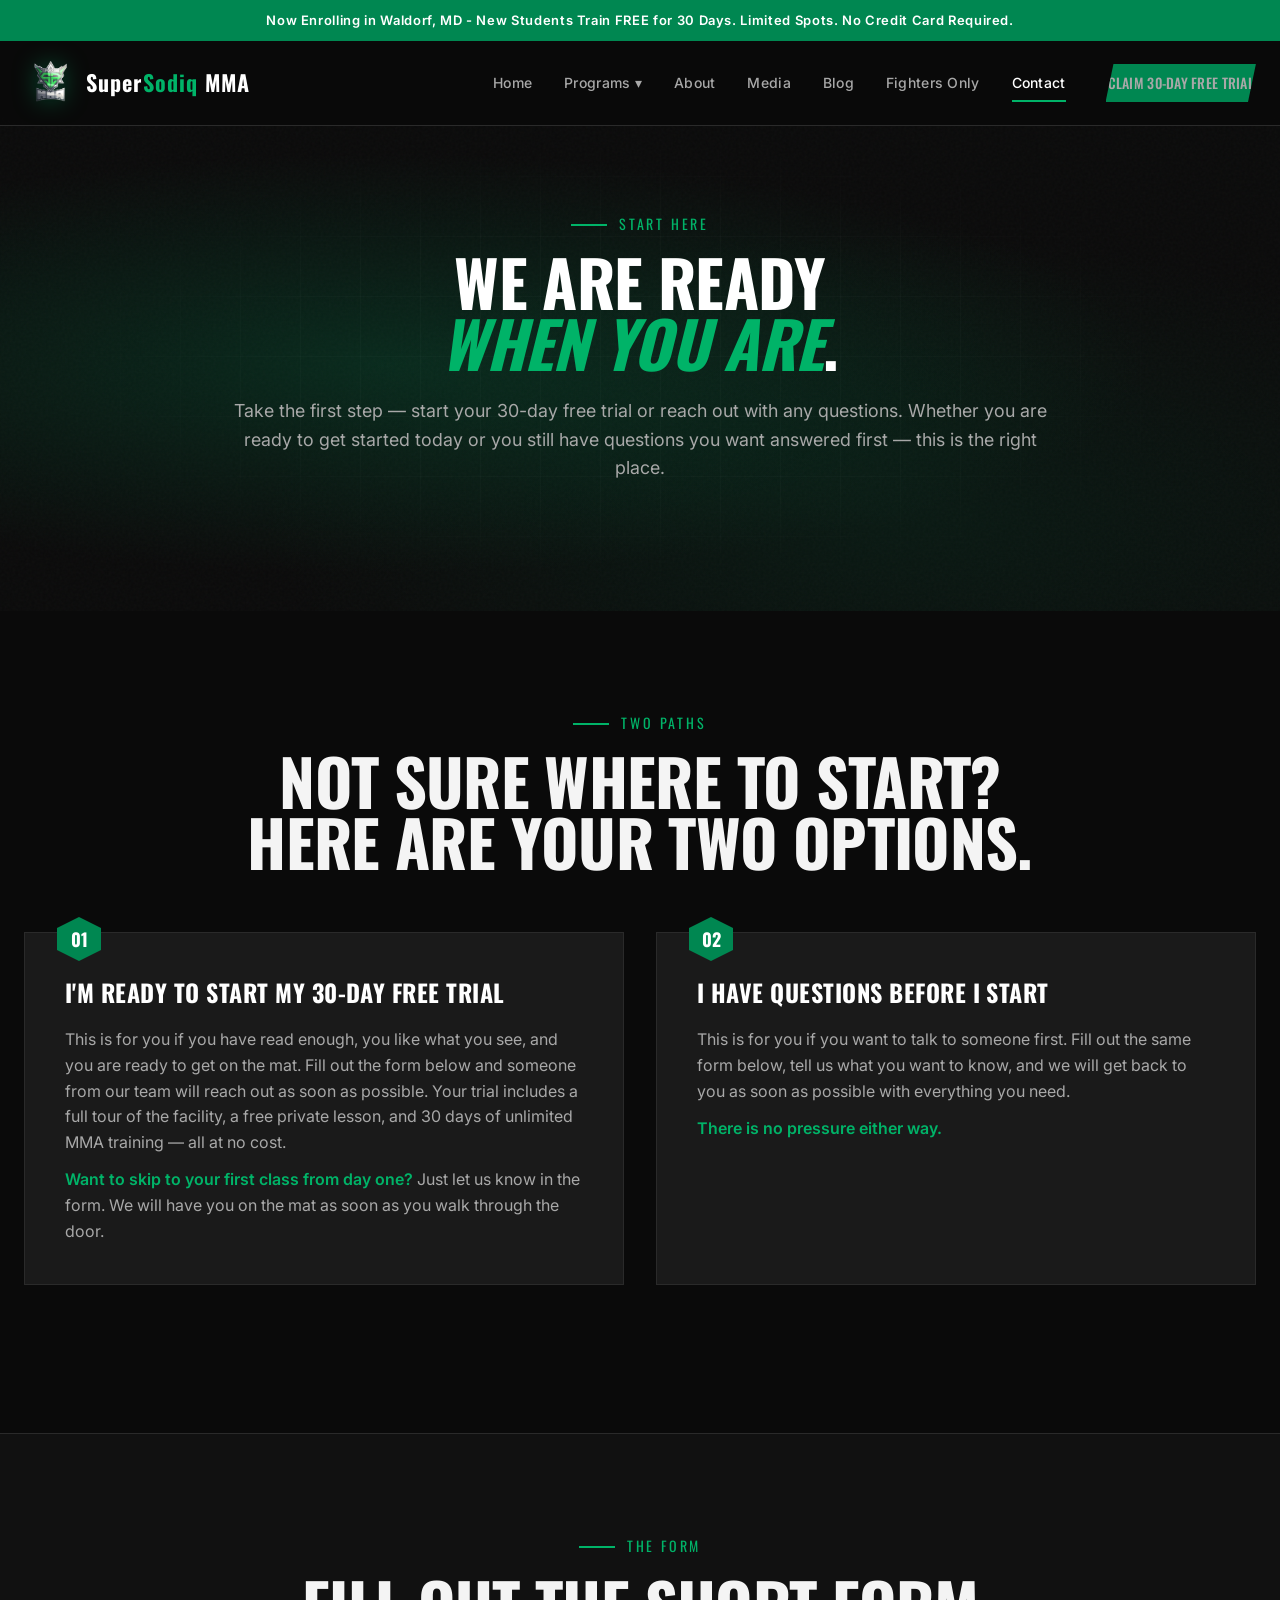
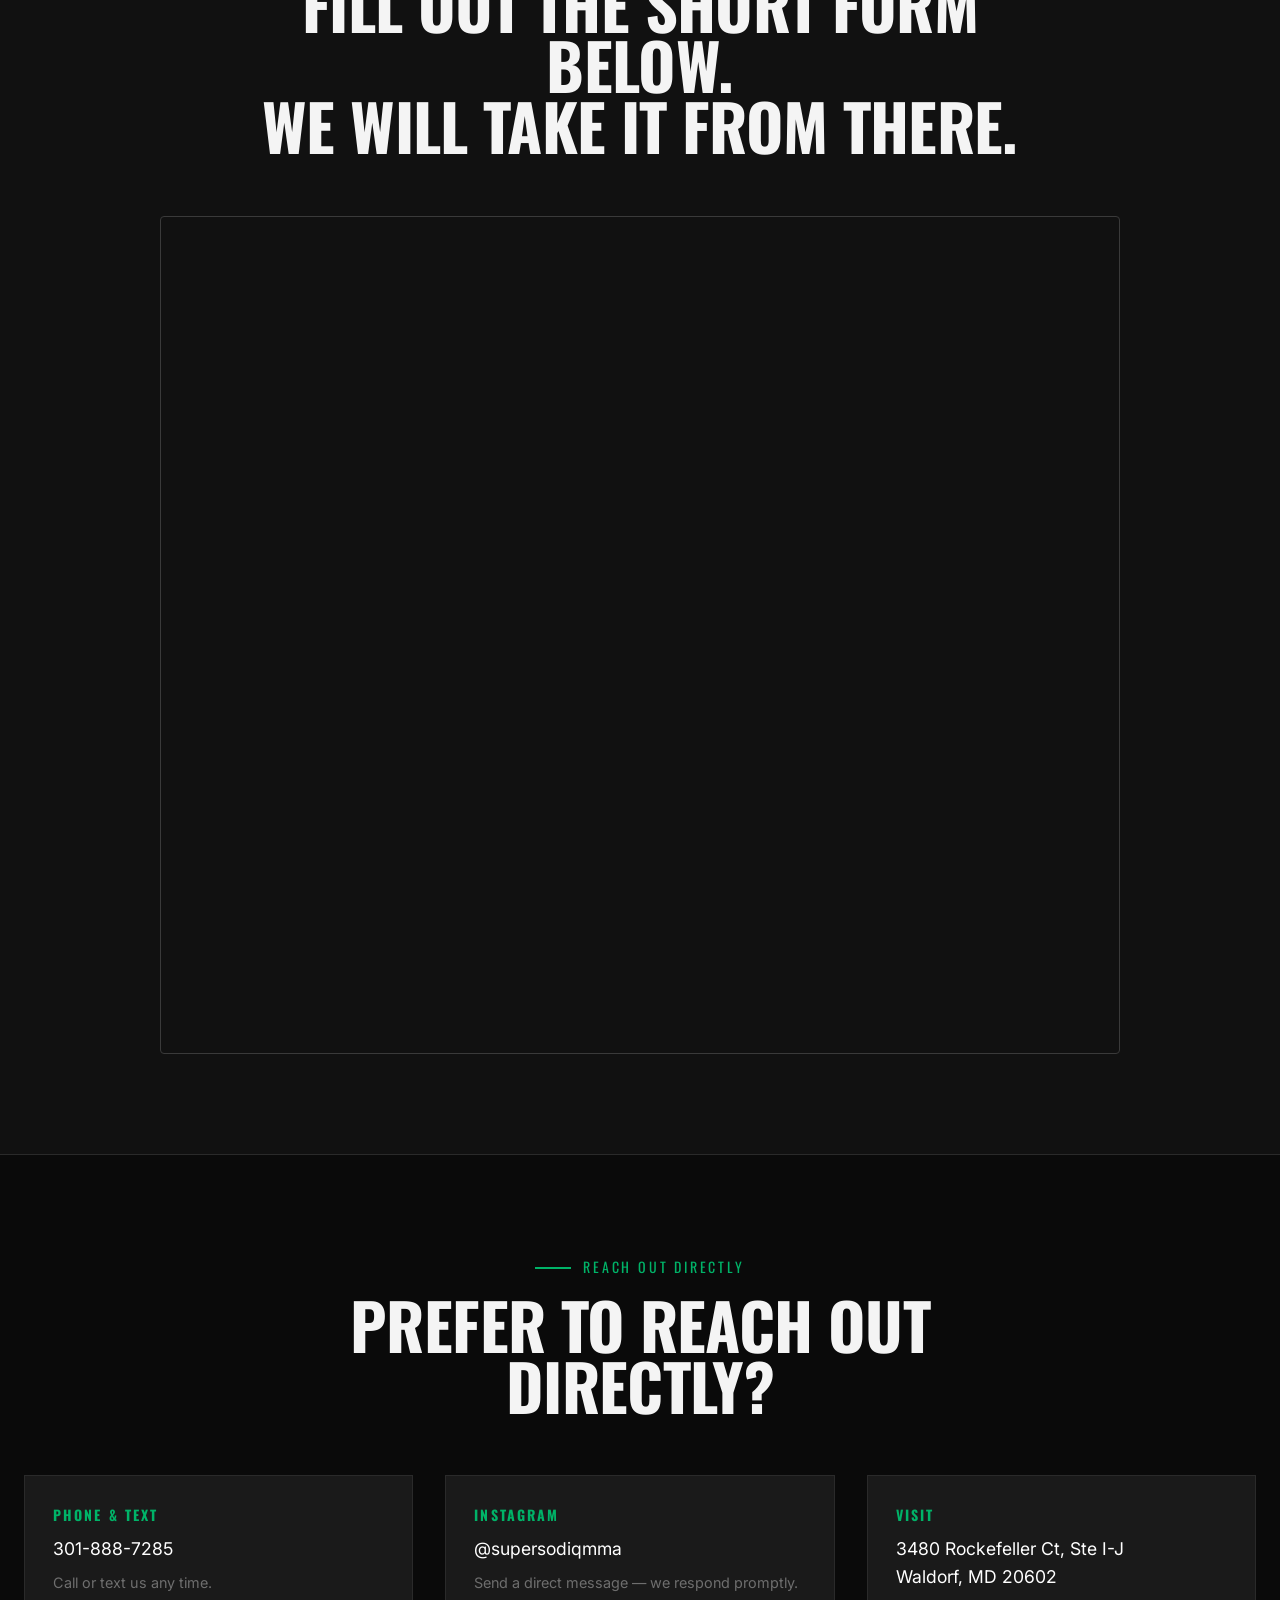
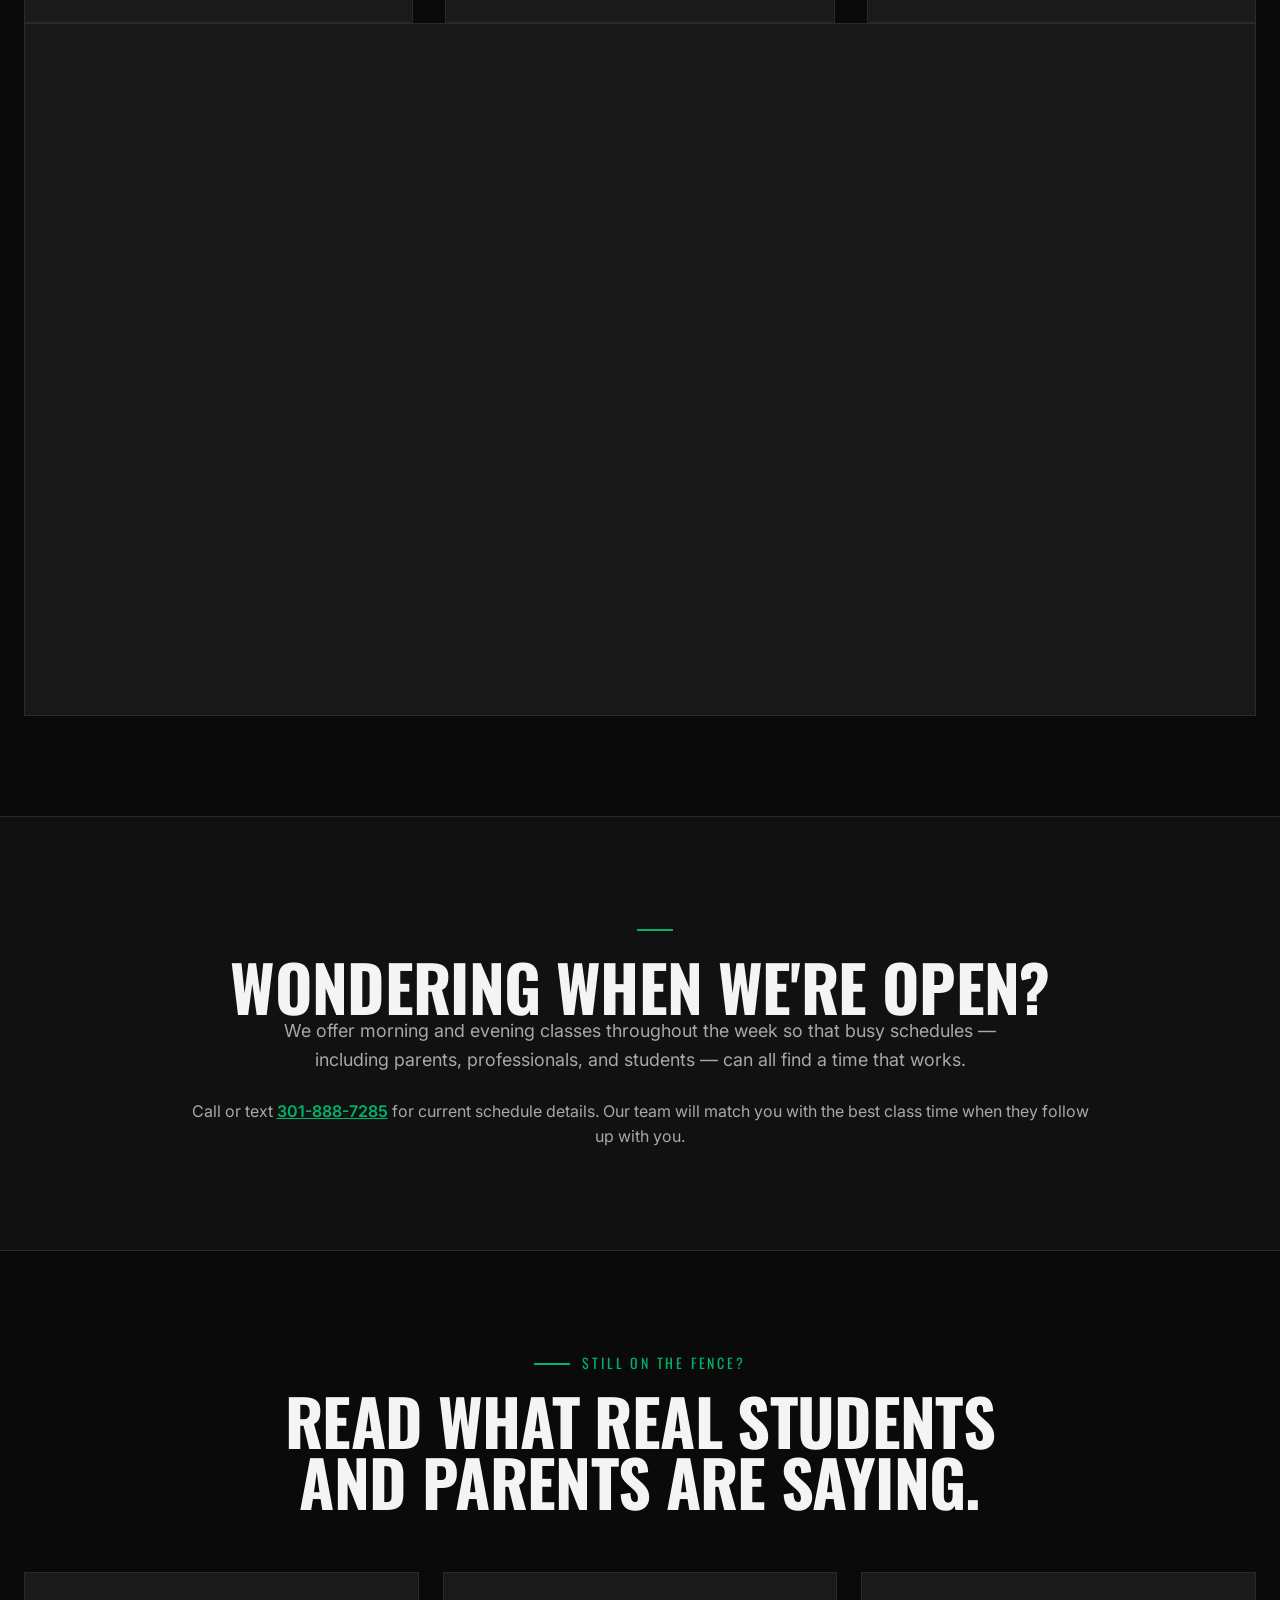
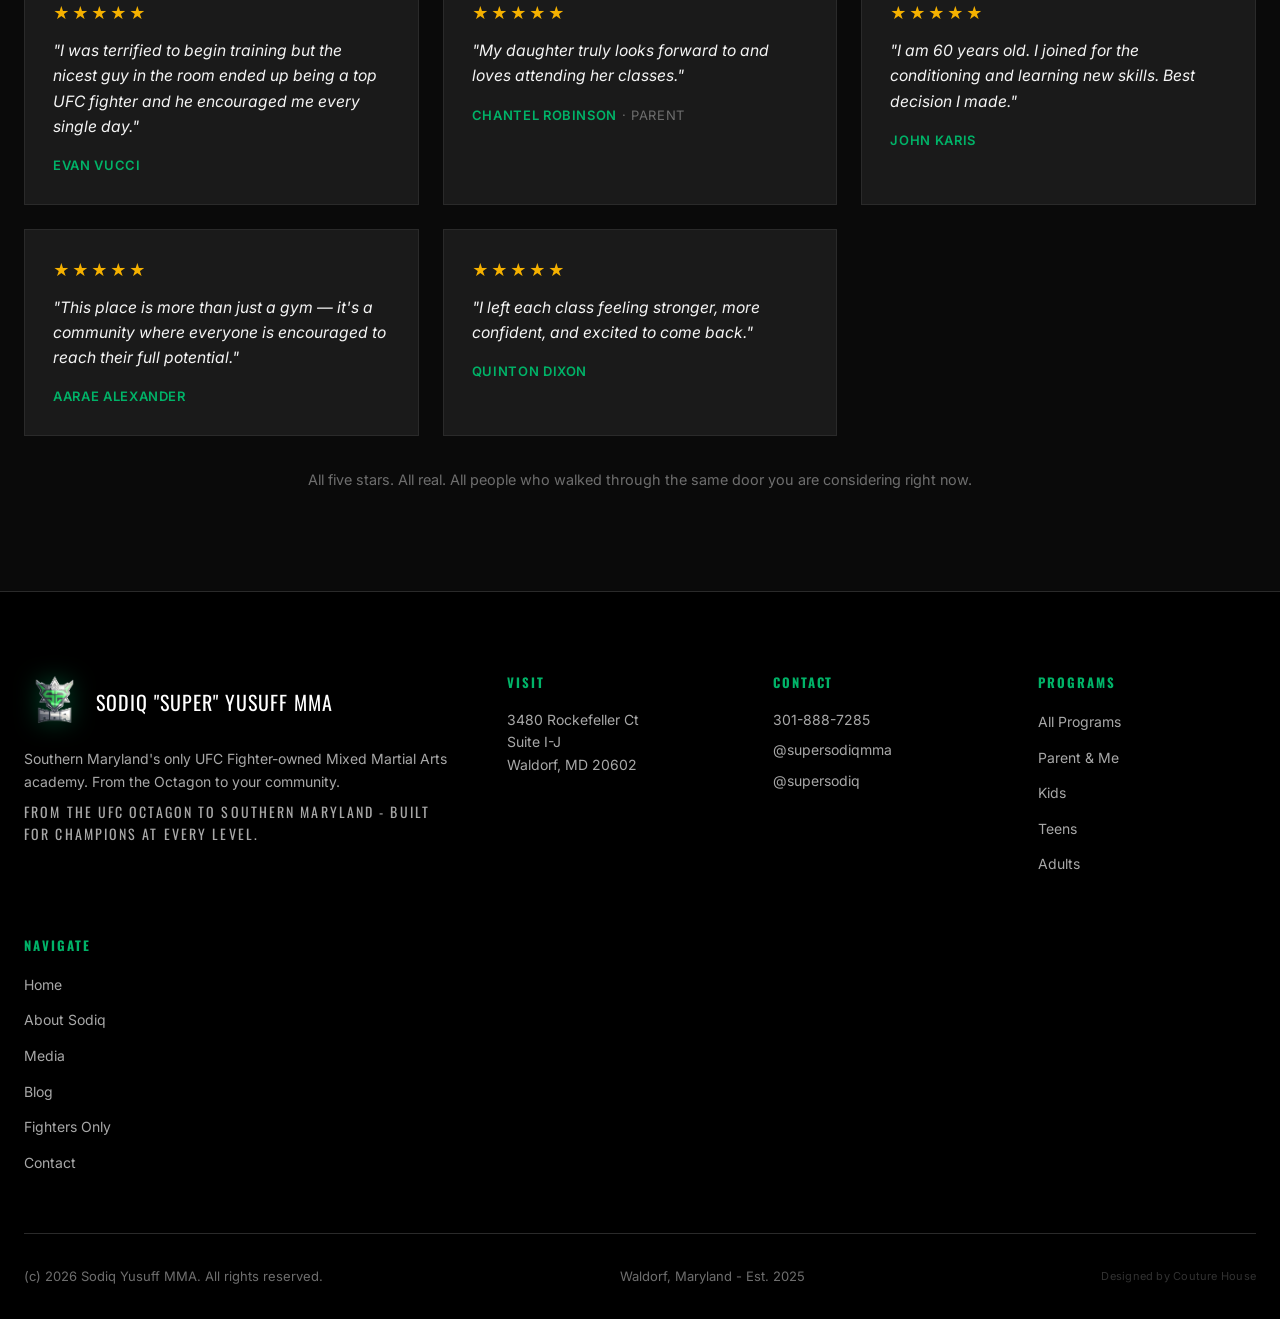
<file: contact.html>
<!DOCTYPE html>
<html lang="en">
<head>
<meta charset="UTF-8" />
<meta name="viewport" content="width=device-width, initial-scale=1.0" />
<title>Contact — Sodiq "Super" Yusuff MMA</title>
<meta name="description" content="Start your 30-day free trial or reach out with any questions. Sodiq Yusuff MMA — Waldorf, Maryland." />
<link rel="preconnect" href="https://fonts.googleapis.com" />
<link rel="preconnect" href="https://fonts.gstatic.com" crossorigin />
<link href="https://fonts.googleapis.com/css2?family=Oswald:wght@400;500;600;700&family=Inter:wght@300;400;500;600;700&display=swap" rel="stylesheet" />
<link rel="stylesheet" href="assets/css/styles.css?v=36" />
<link rel="icon" type="image/png" href="assets/images/super-sodiq-logo.png" />
<style>
  .two-paths { display: grid; grid-template-columns: 1fr 1fr; gap: 32px; margin-bottom: 48px; }
  @media (max-width: 800px) { .two-paths { grid-template-columns: 1fr; } }
  .path-card {
    padding: 40px; background: var(--surface); border: 1px solid var(--border);
    position: relative; transition: all 0.3s;
  }
  .path-card::before {
    content: attr(data-num);
    position: absolute; top: -16px; left: 32px;
    width: 44px; height: 44px;
    background: var(--nigeria-green);
    color: white; font-family: var(--font-display);
    display: flex; align-items: center; justify-content: center;
    font-size: 18px; font-weight: 700;
    clip-path: polygon(50% 0, 100% 25%, 100% 75%, 50% 100%, 0 75%, 0 25%);
  }
  .path-card:hover { border-color: var(--nigeria-green-bright); }
  .info-card {
    padding: 28px; background: var(--surface); border: 1px solid var(--border);
    display: flex; flex-direction: column; gap: 8px;
  }
  .info-card strong { font-family: var(--font-display); font-size: 14px; letter-spacing: 0.15em; color: var(--nigeria-green-bright); text-transform: uppercase; }
  .info-card a { color: var(--white); font-size: 1.1rem; }
  .info-card a:hover { color: var(--nigeria-green-bright); }
  .map-frame {
    aspect-ratio: 16/9; background: var(--bg-3); border: 1px solid var(--border);
    display: flex; align-items: center; justify-content: center;
    position: relative; overflow: hidden;
  }
</style>

</head>
<body>

<div id="nav-slot"></div>

<section class="hero" style="min-height:55vh;">
  <div class="hero-bg"></div>
  <div class="hero-content">
    <div class="kicker reveal">Start Here</div>
    <h1 class="hero-headline reveal reveal-delay-1" style="font-size:clamp(2rem,5vw,4.5rem);">
      We are ready<br/>
      <span class="accent">when you are</span>.
    </h1>
    <p class="hero-sub reveal reveal-delay-2">Take the first step — start your 30-day free trial or reach out with any questions. Whether you are ready to get started today or you still have questions you want answered first — this is the right place.</p>
  </div>
</section>

<!-- =========== TWO PATHS =========== -->
<section class="section">
  <div class="container">
    <div class="sec-head reveal">
      <div class="kicker">Two Paths</div>
      <h2 class="display-2">Not sure where to start?<br/>Here are your two options.</h2>
    </div>
    <div class="two-paths">
      <div class="path-card reveal" data-num="01">
        <h3 style="font-family:var(--font-display);font-size:1.5rem;color:var(--white);letter-spacing:0.02em;text-transform:uppercase;margin-bottom:16px;">I'm ready to start my 30-day free trial</h3>
        <p style="color:var(--text-dim);">This is for you if you have read enough, you like what you see, and you are ready to get on the mat. Fill out the form below and someone from our team will reach out as soon as possible. Your trial includes a full tour of the facility, a free private lesson, and 30 days of unlimited MMA training — all at no cost.</p>
        <p style="color:var(--text-dim);margin-top:12px;"><span class="highlight">Want to skip to your first class from day one?</span> Just let us know in the form. We will have you on the mat as soon as you walk through the door.</p>
      </div>
      <div class="path-card reveal reveal-delay-1" data-num="02">
        <h3 style="font-family:var(--font-display);font-size:1.5rem;color:var(--white);letter-spacing:0.02em;text-transform:uppercase;margin-bottom:16px;">I have questions before I start</h3>
        <p style="color:var(--text-dim);">This is for you if you want to talk to someone first. Fill out the same form below, tell us what you want to know, and we will get back to you as soon as possible with everything you need.</p>
        <p style="color:var(--text-dim);margin-top:12px;"><span class="highlight">There is no pressure either way.</span></p>
      </div>
    </div>
  </div>
</section>

<!-- =========== THE FORM =========== -->
<section class="section" id="trial" style="background:var(--bg-2);border-top:1px solid var(--border);border-bottom:1px solid var(--border);">
  <div class="container">
    <div class="sec-head reveal">
      <div class="kicker">The Form</div>
      <h2 class="display-2">Fill out the short form below.<br/>We will take it from there.</h2>
    </div>
    <div class="ghl-booking reveal" style="max-width:960px;margin:0 auto;background:var(--bg-2);border:1px solid var(--border-bright);border-radius:4px;padding:24px;">
      <iframe src="https://api.leadconnectorhq.com/widget/booking/i8u9HxxLZCtRtth3QFN7"
              style="width:100%;border:none;overflow:hidden;min-height:780px;"
              scrolling="no"
              id="i8u9HxxLZCtRtth3QFN7_contact_widget"></iframe>
    </div>
    <script src="https://link.msgsndr.com/js/form_embed.js" type="text/javascript"></script>
  </div>
</section>

<!-- =========== DIRECT CONTACT =========== -->
<section class="section">
  <div class="container">
    <div class="sec-head reveal">
      <div class="kicker">Reach Out Directly</div>
      <h2 class="display-2">Prefer to reach out directly?</h2>
    </div>
    <div class="grid-3 mb-lg">
      <div class="info-card reveal">
        <strong>Phone & Text</strong>
        <a href="tel:3018887285">301-888-7285</a>
        <p style="color:var(--text-muted);font-size:0.9rem;">Call or text us any time.</p>
      </div>
      <div class="info-card reveal reveal-delay-1">
        <strong>Instagram</strong>
        <a href="https://instagram.com/supersodiqmma" target="_blank" rel="noopener">@supersodiqmma</a>
        <p style="color:var(--text-muted);font-size:0.9rem;">Send a direct message — we respond promptly.</p>
      </div>
      <div class="info-card reveal reveal-delay-2">
        <strong>Visit</strong>
        <a href="https://maps.google.com/?q=3480+Rockefeller+Ct+Waldorf+MD+20602" target="_blank" rel="noopener">3480 Rockefeller Ct, Ste I-J<br/>Waldorf, MD 20602</a>
      </div>
    </div>

    <!-- Map embed -->
    <div class="map-frame reveal">
      <iframe
        src="https://maps.google.com/maps?q=3480%20Rockefeller%20Ct%2C%20Waldorf%2C%20MD%2020602&t=&z=15&ie=UTF8&iwloc=&output=embed"
        width="100%" height="100%" style="border:0;filter:grayscale(0.3) contrast(1.1);" loading="lazy"
        referrerpolicy="no-referrer-when-downgrade"
        title="Sodiq Yusuff MMA location map"></iframe>
    </div>
  </div>
</section>

<!-- =========== SCHEDULE =========== -->
<section class="section" style="background:var(--bg-2);border-top:1px solid var(--border);border-bottom:1px solid var(--border);">
  <div class="container-narrow" style="text-align:center;">
    <div class="reveal">
      <div class="kicker" style="padding-left:0;">&nbsp;</div>
      <h2 class="display-2 mb-md">Wondering when we're open?</h2>
      <p class="lede" style="margin:0 auto 24px;">We offer morning and evening classes throughout the week so that busy schedules — including parents, professionals, and students — can all find a time that works.</p>
      <p style="color:var(--text-dim);">Call or text <a href="tel:3018887285" class="highlight" style="text-decoration:underline;">301-888-7285</a> for current schedule details. Our team will match you with the best class time when they follow up with you.</p>
    </div>
  </div>
</section>

<!-- =========== TESTIMONIALS =========== -->
<section class="section">
  <div class="container">
    <div class="sec-head reveal">
      <div class="kicker">Still on the Fence?</div>
      <h2 class="display-2">Read what real students and parents are saying.</h2>
    </div>
    <div class="reviews">
      <div class="review reveal">
        <div class="review-stars">★★★★★</div>
        <p class="review-text">"I was terrified to begin training but the nicest guy in the room ended up being a top UFC fighter and he encouraged me every single day."</p>
        <p class="review-author"><strong>Evan Vucci</strong></p>
      </div>
      <div class="review reveal reveal-delay-1">
        <div class="review-stars">★★★★★</div>
        <p class="review-text">"My daughter truly looks forward to and loves attending her classes."</p>
        <p class="review-author"><strong>Chantel Robinson</strong> · Parent</p>
      </div>
      <div class="review reveal reveal-delay-2">
        <div class="review-stars">★★★★★</div>
        <p class="review-text">"I am 60 years old. I joined for the conditioning and learning new skills. Best decision I made."</p>
        <p class="review-author"><strong>John Karis</strong></p>
      </div>
      <div class="review reveal">
        <div class="review-stars">★★★★★</div>
        <p class="review-text">"This place is more than just a gym — it's a community where everyone is encouraged to reach their full potential."</p>
        <p class="review-author"><strong>AaRae Alexander</strong></p>
      </div>
      <div class="review reveal reveal-delay-1">
        <div class="review-stars">★★★★★</div>
        <p class="review-text">"I left each class feeling stronger, more confident, and excited to come back."</p>
        <p class="review-author"><strong>Quinton Dixon</strong></p>
      </div>
    </div>
    <p style="text-align:center;margin-top:32px;color:var(--text-muted);font-size:0.9rem;">All five stars. All real. All people who walked through the same door you are considering right now.</p>
  </div>
</section>

<div id="footer-slot"></div>


<script src="assets/js/partials.js?v=36"></script>
<script src="assets/js/main.js?v=36"></script>
</body>
</html>
</file>
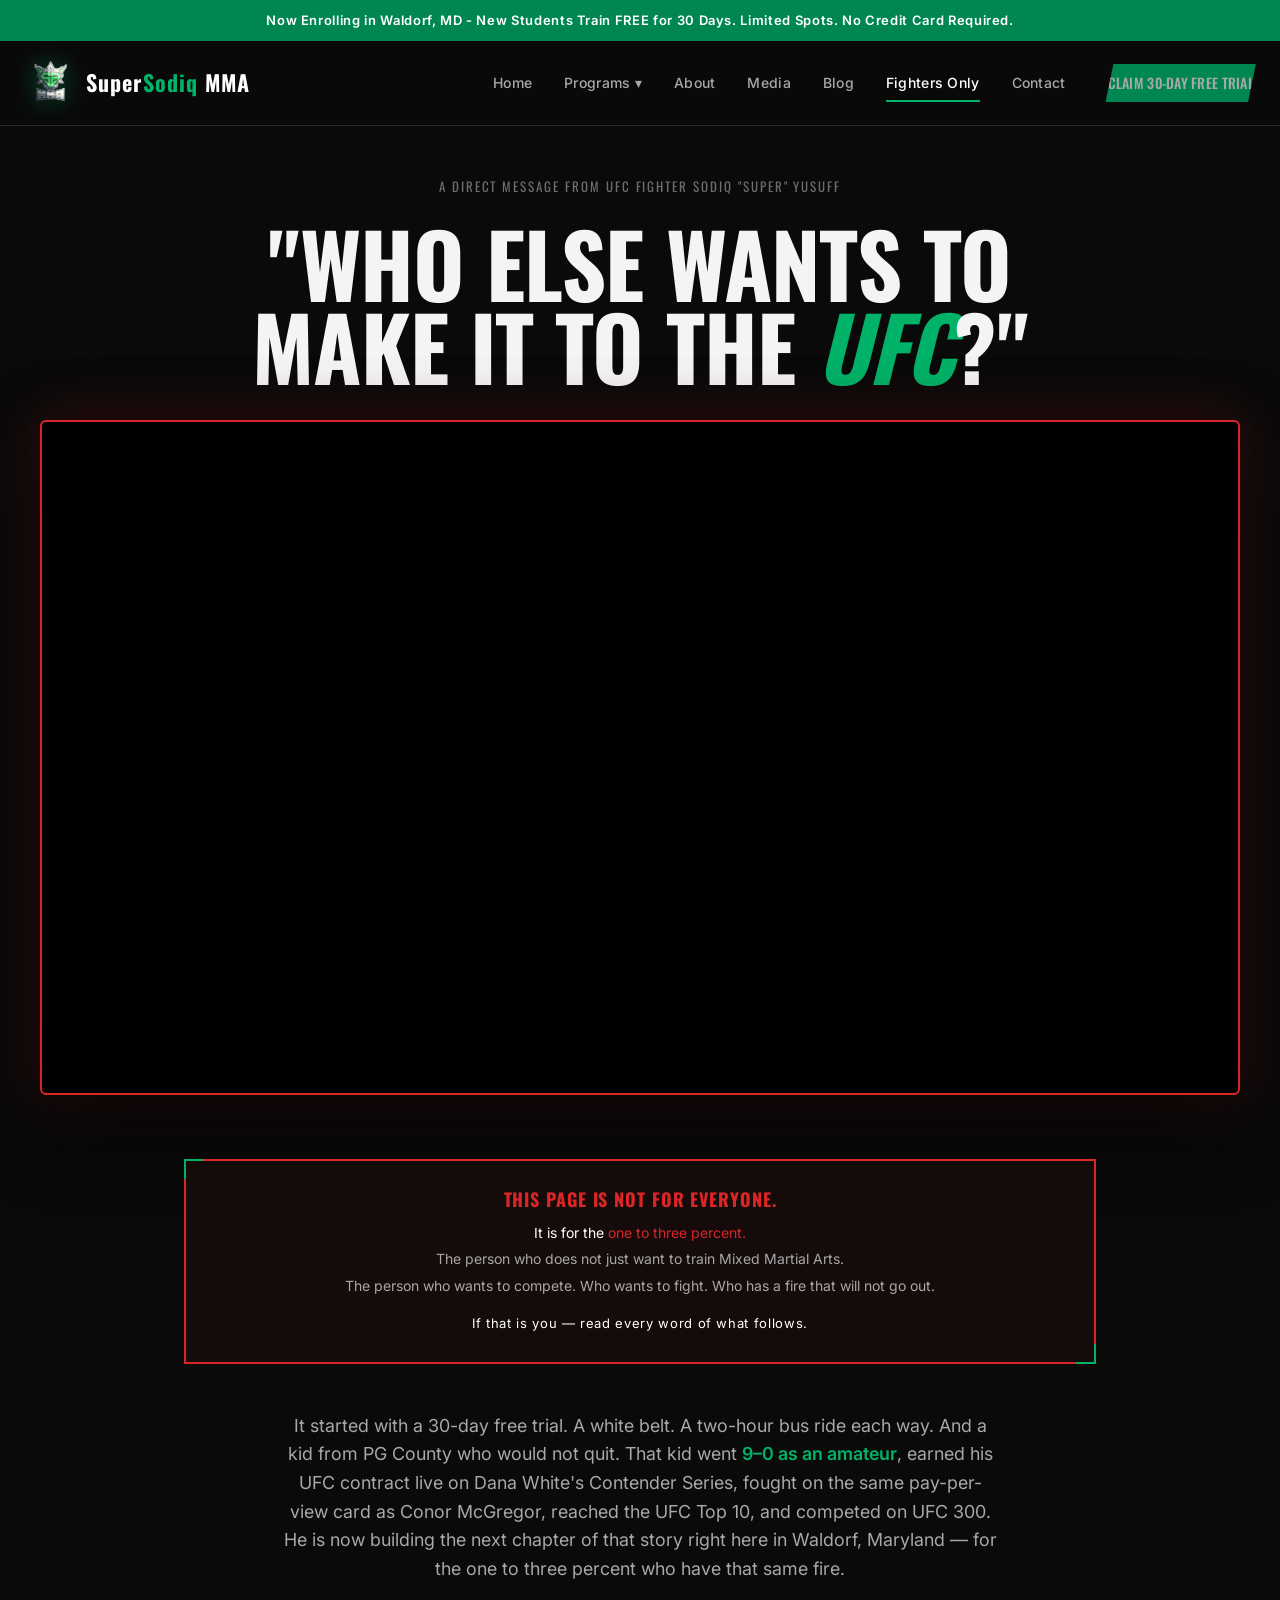
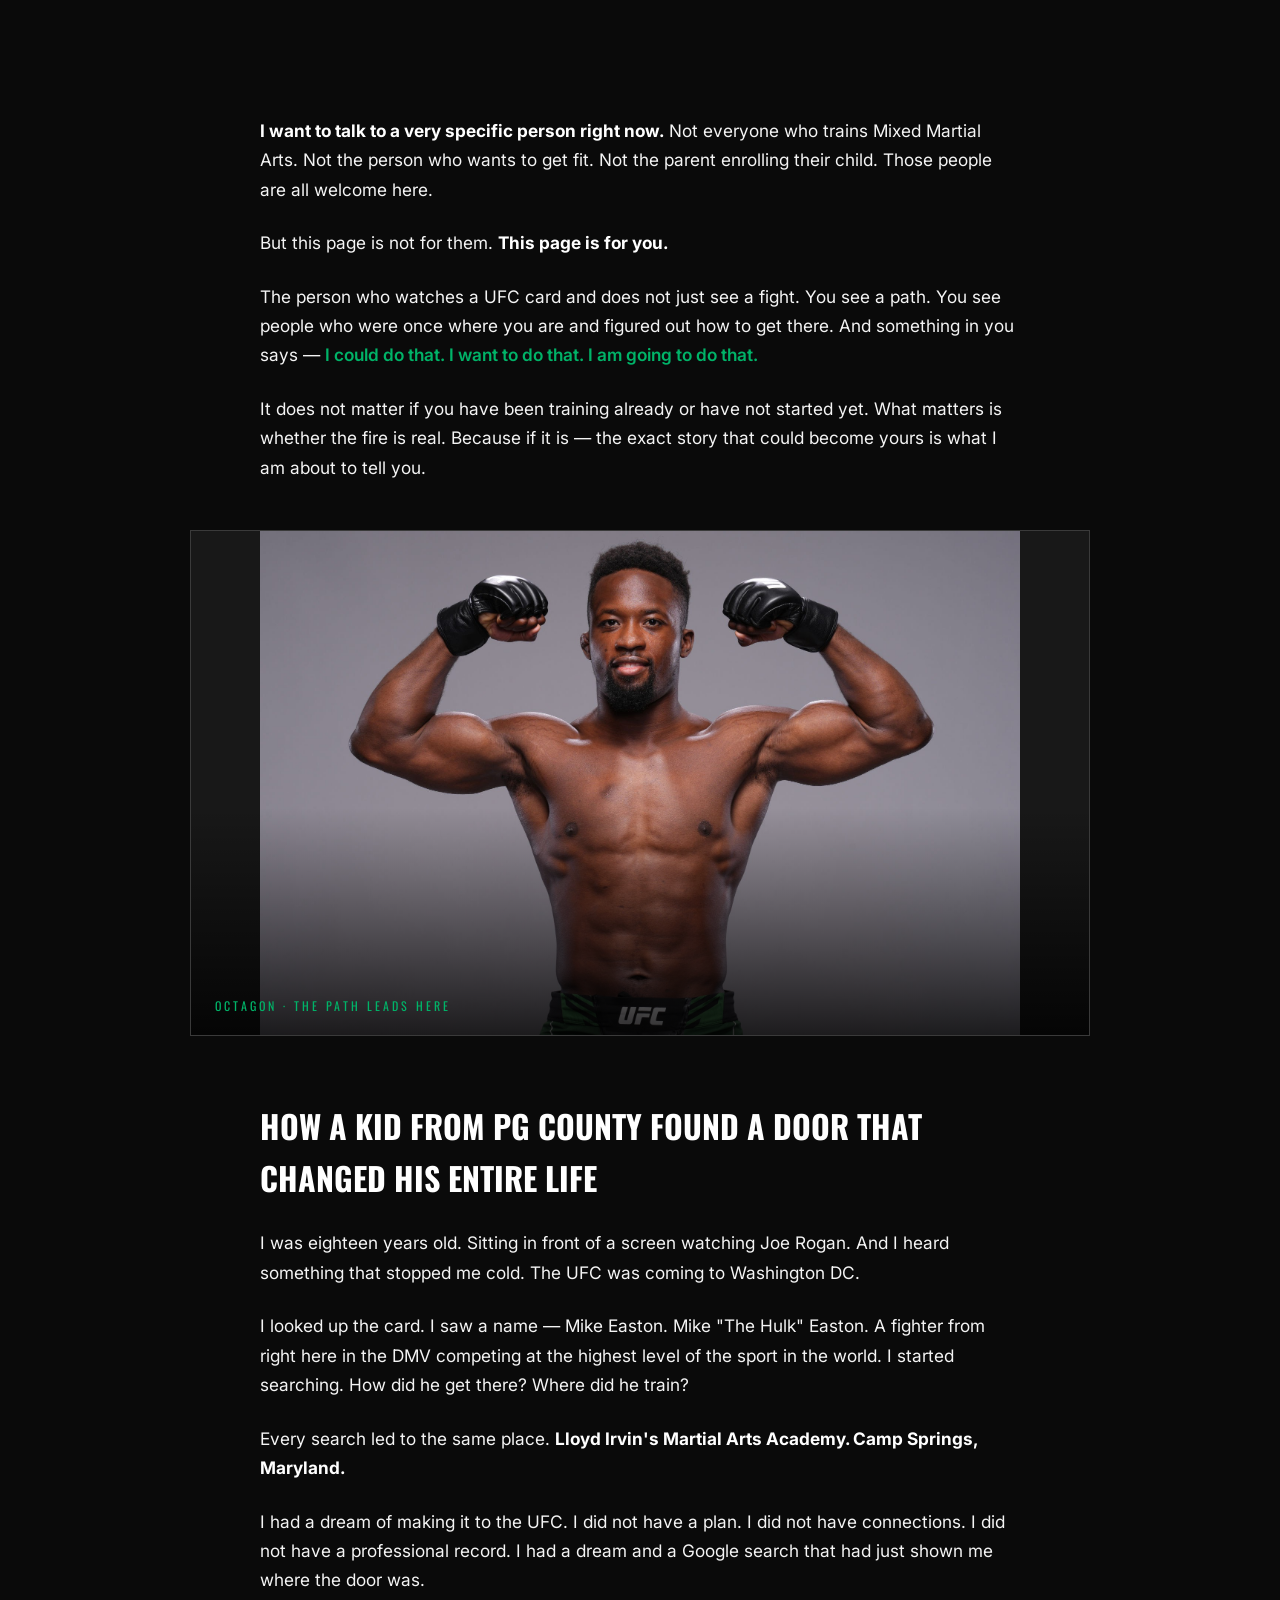
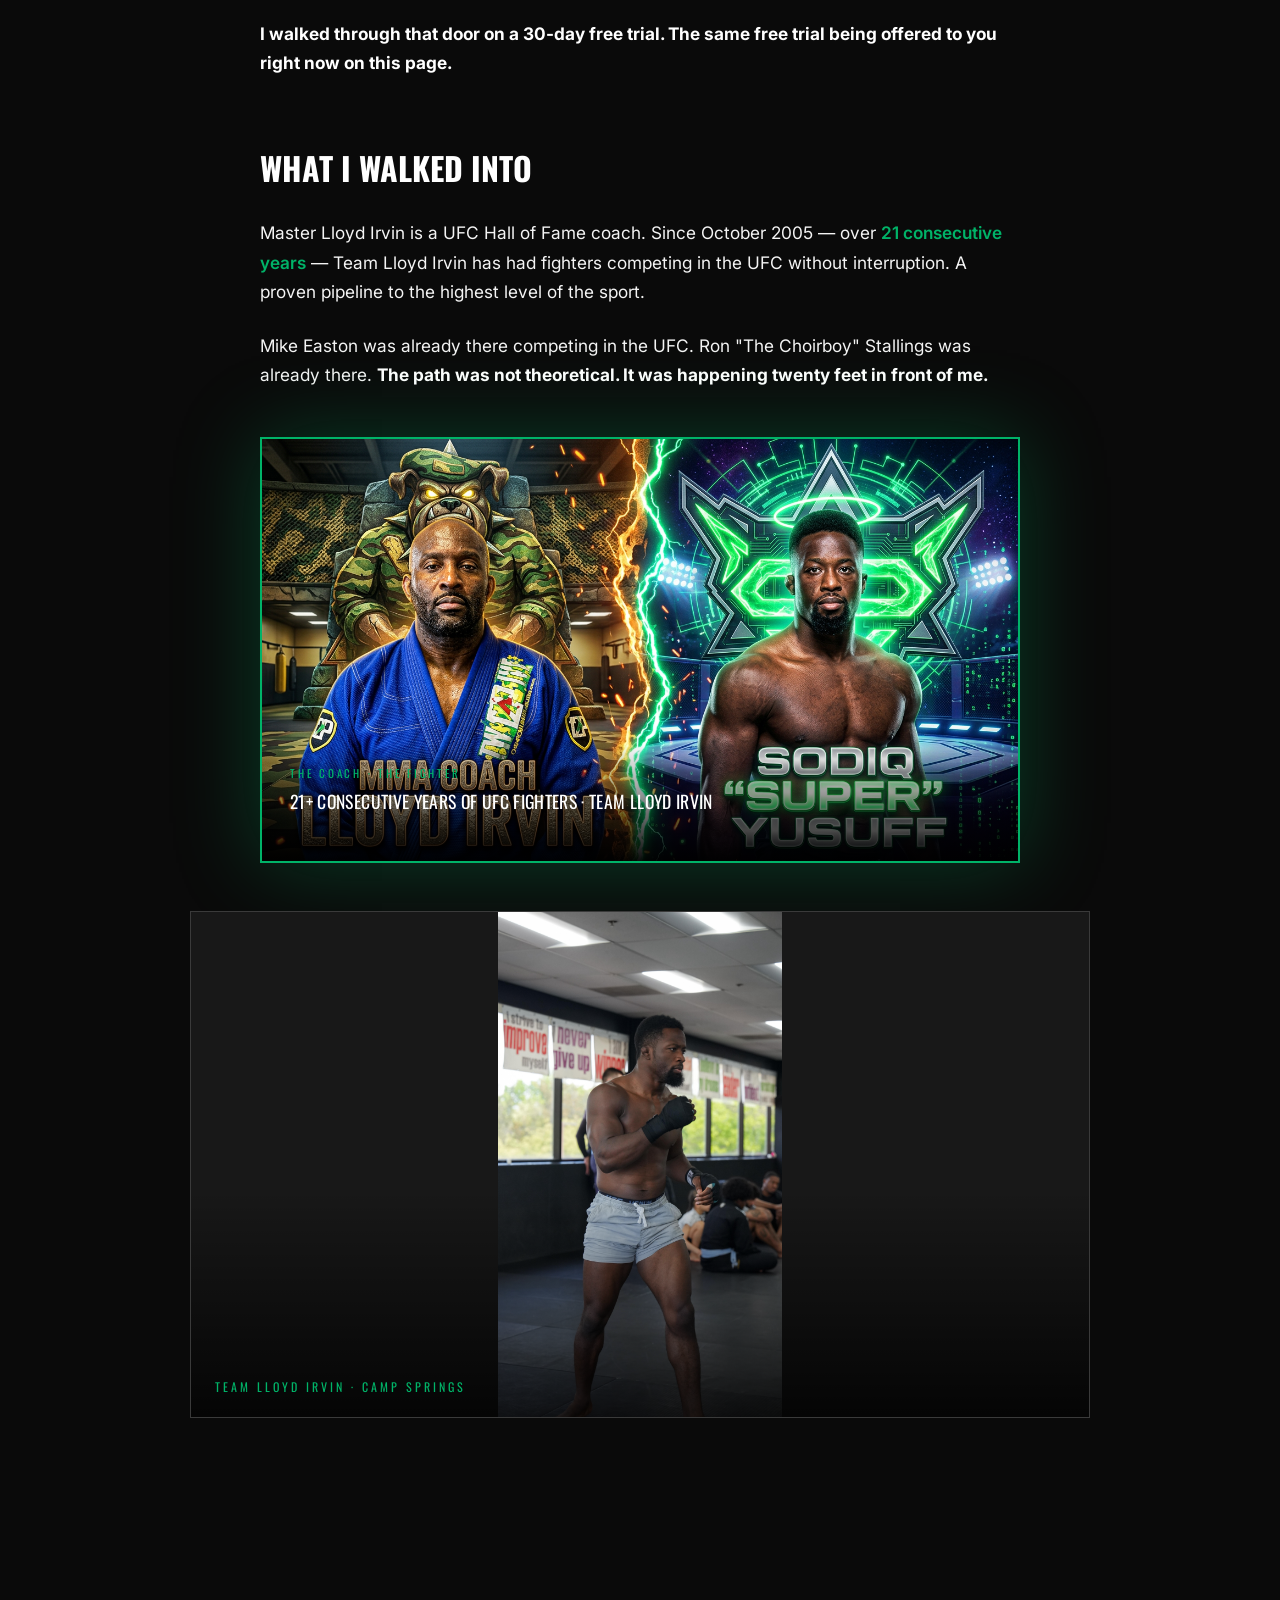
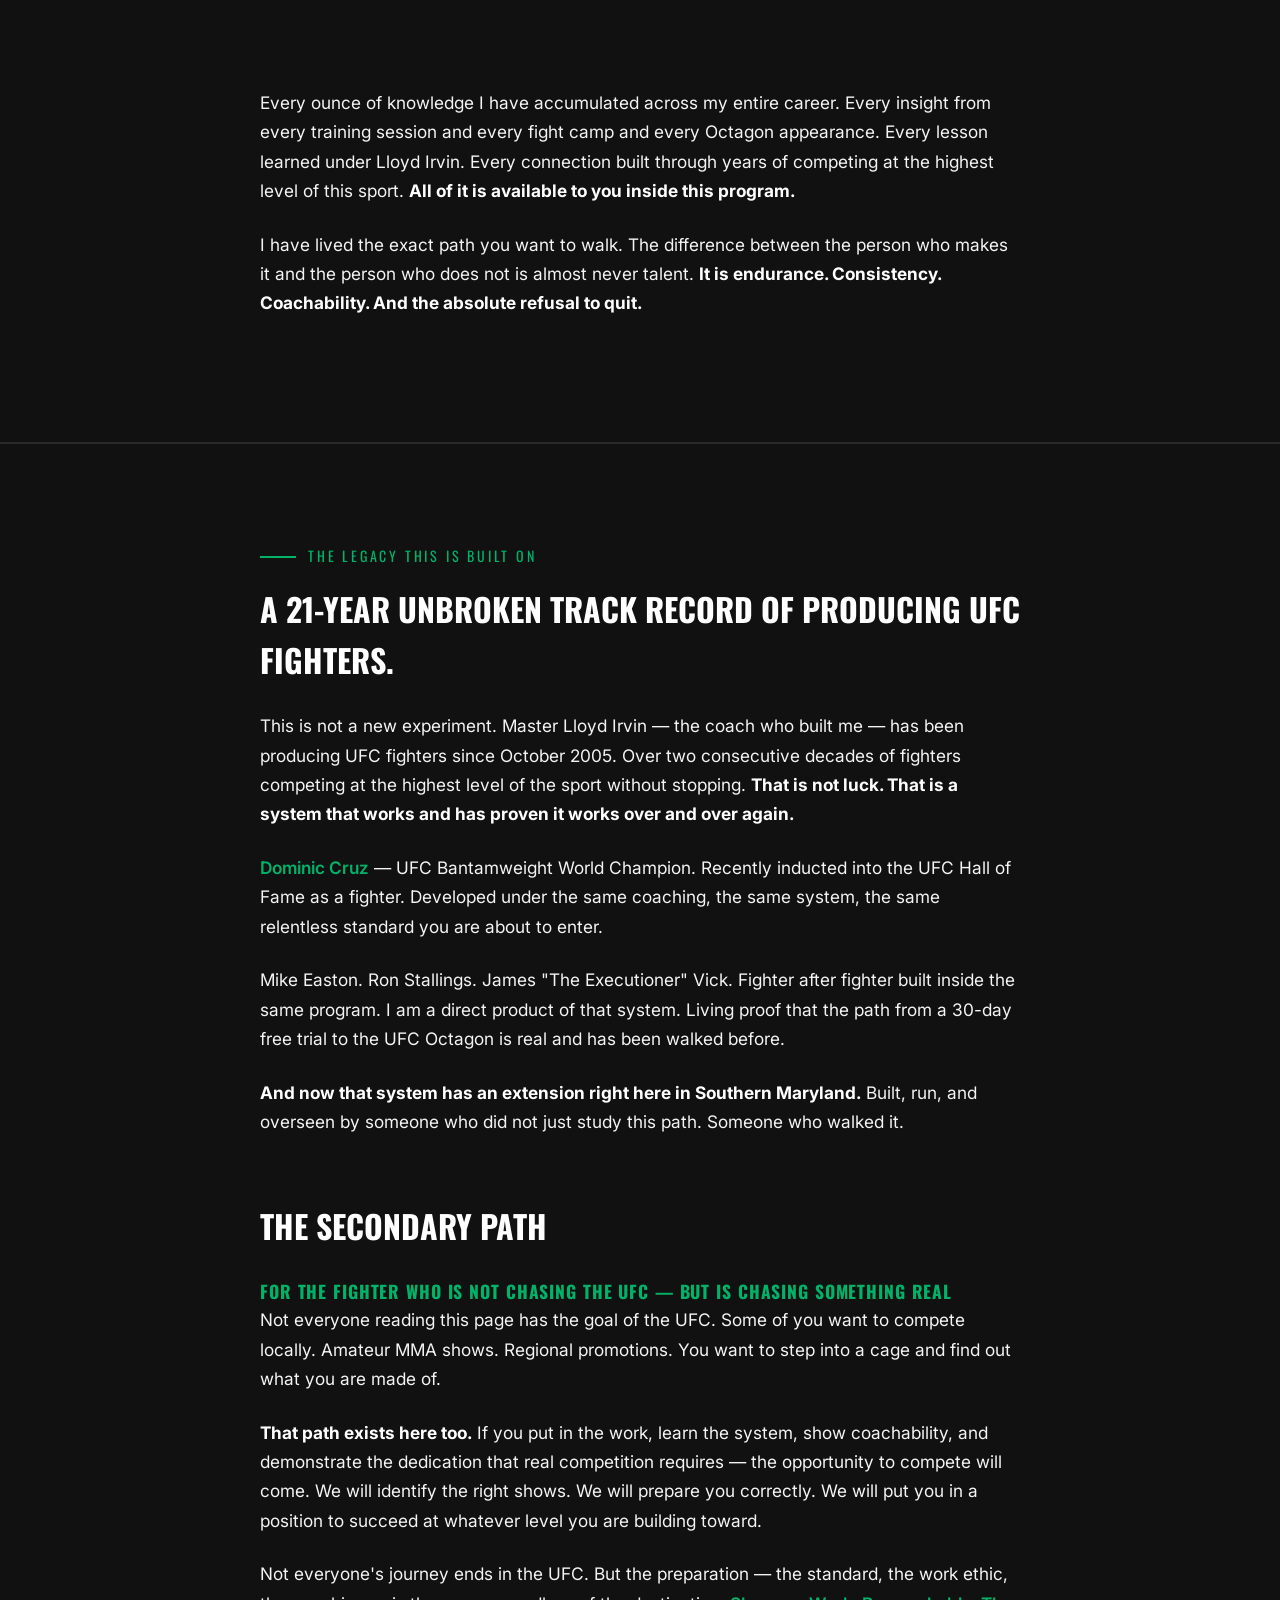
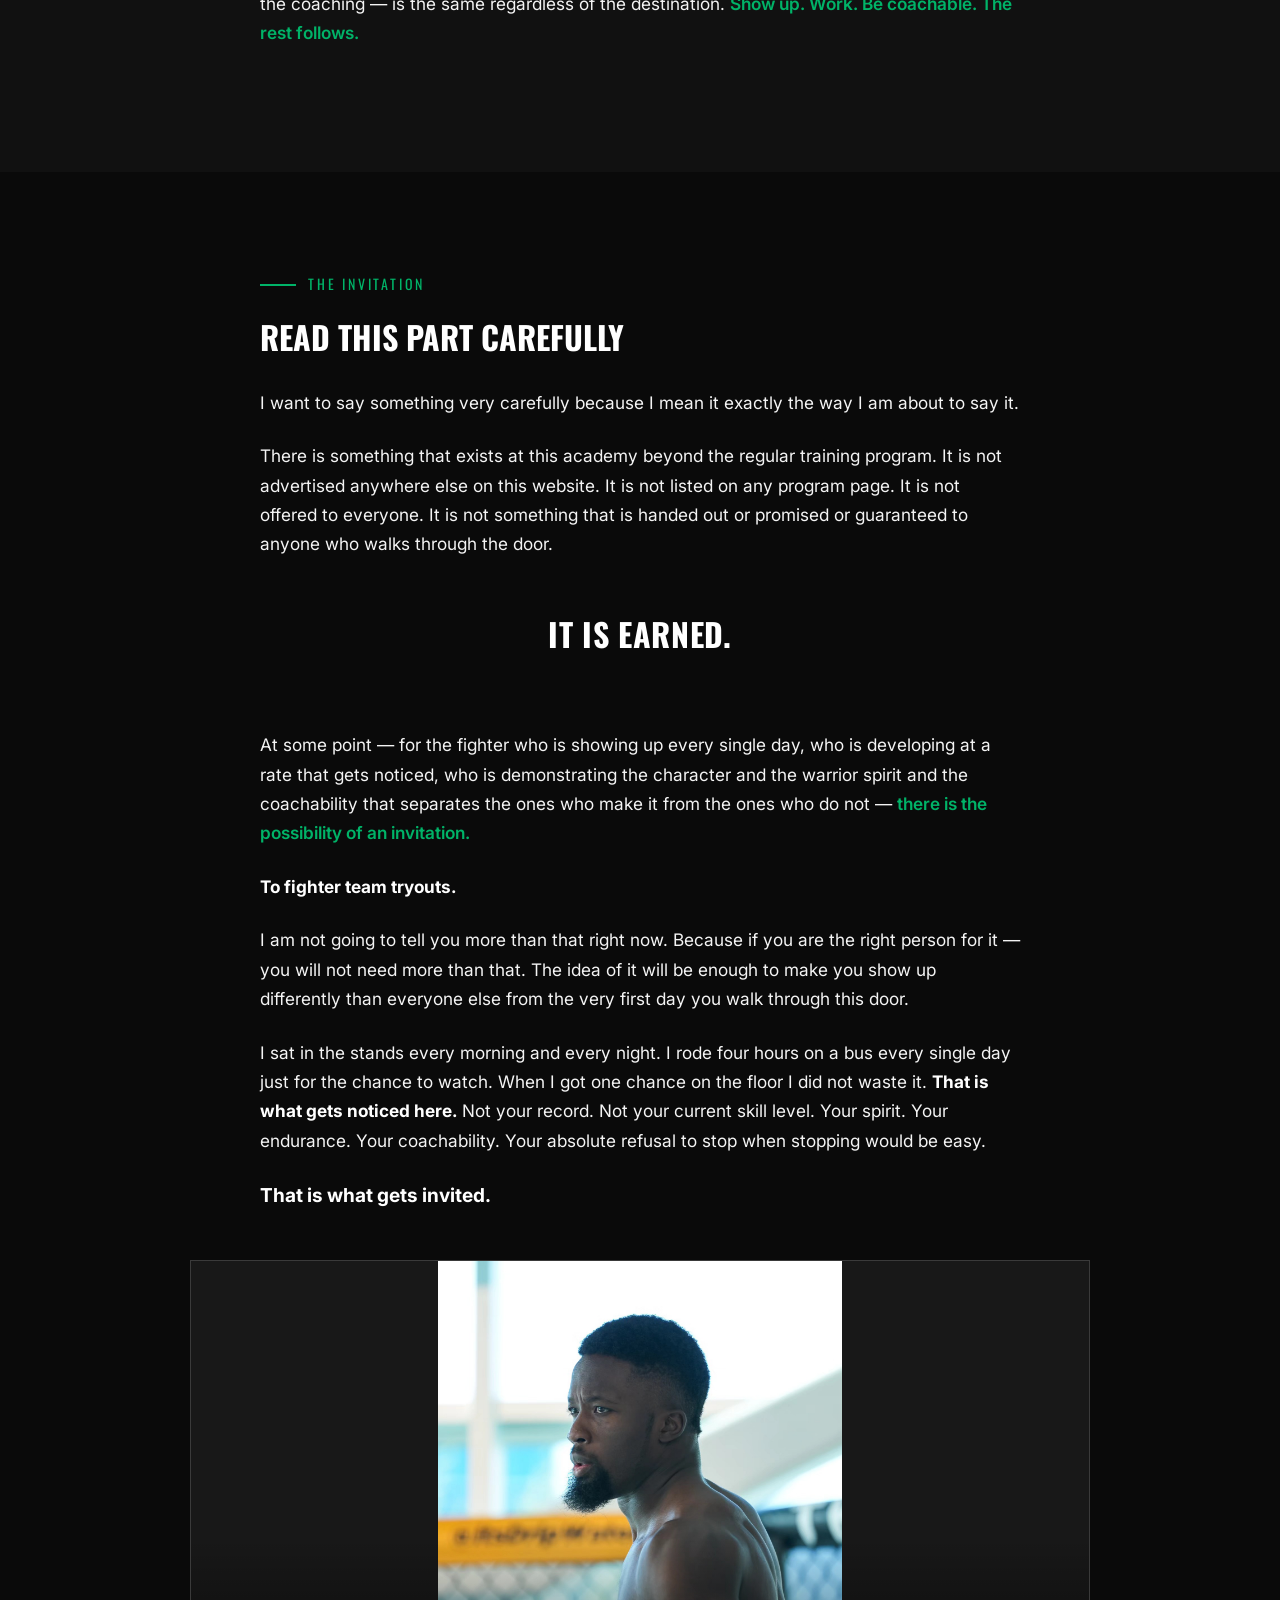
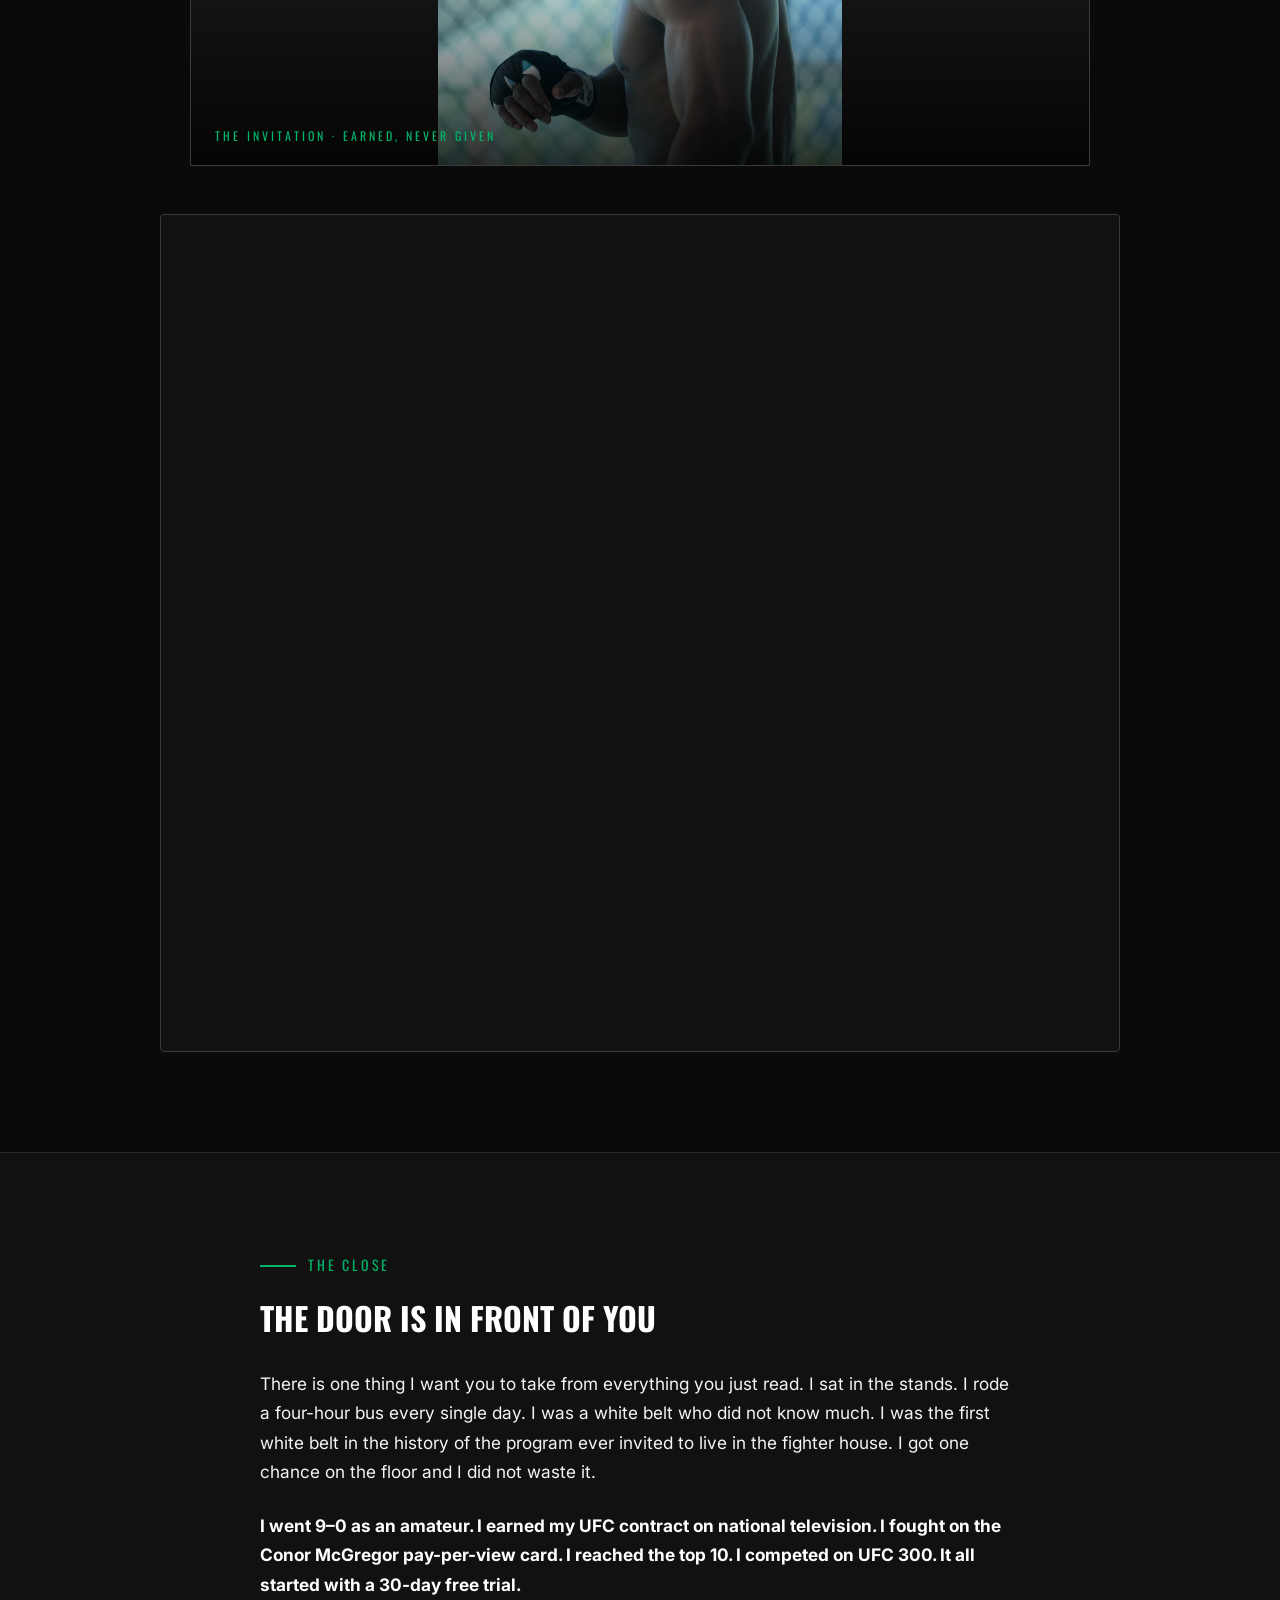
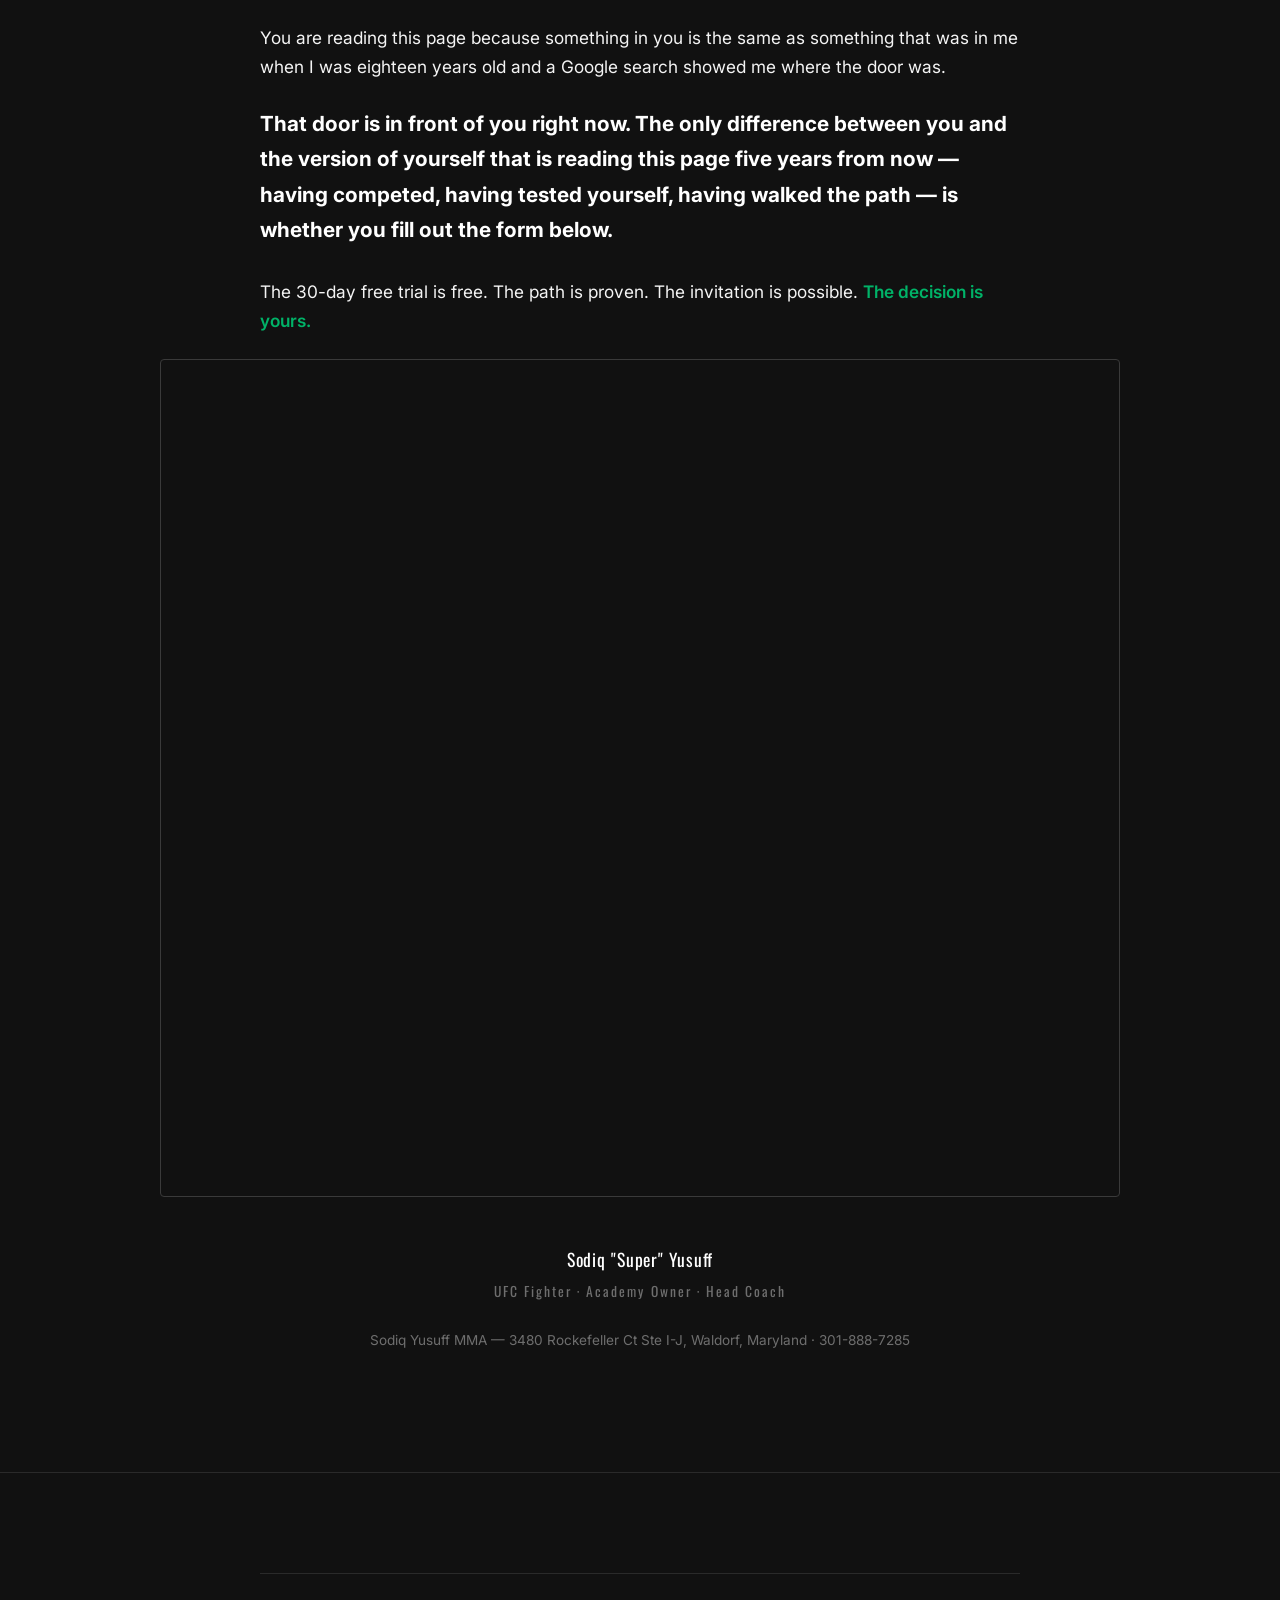
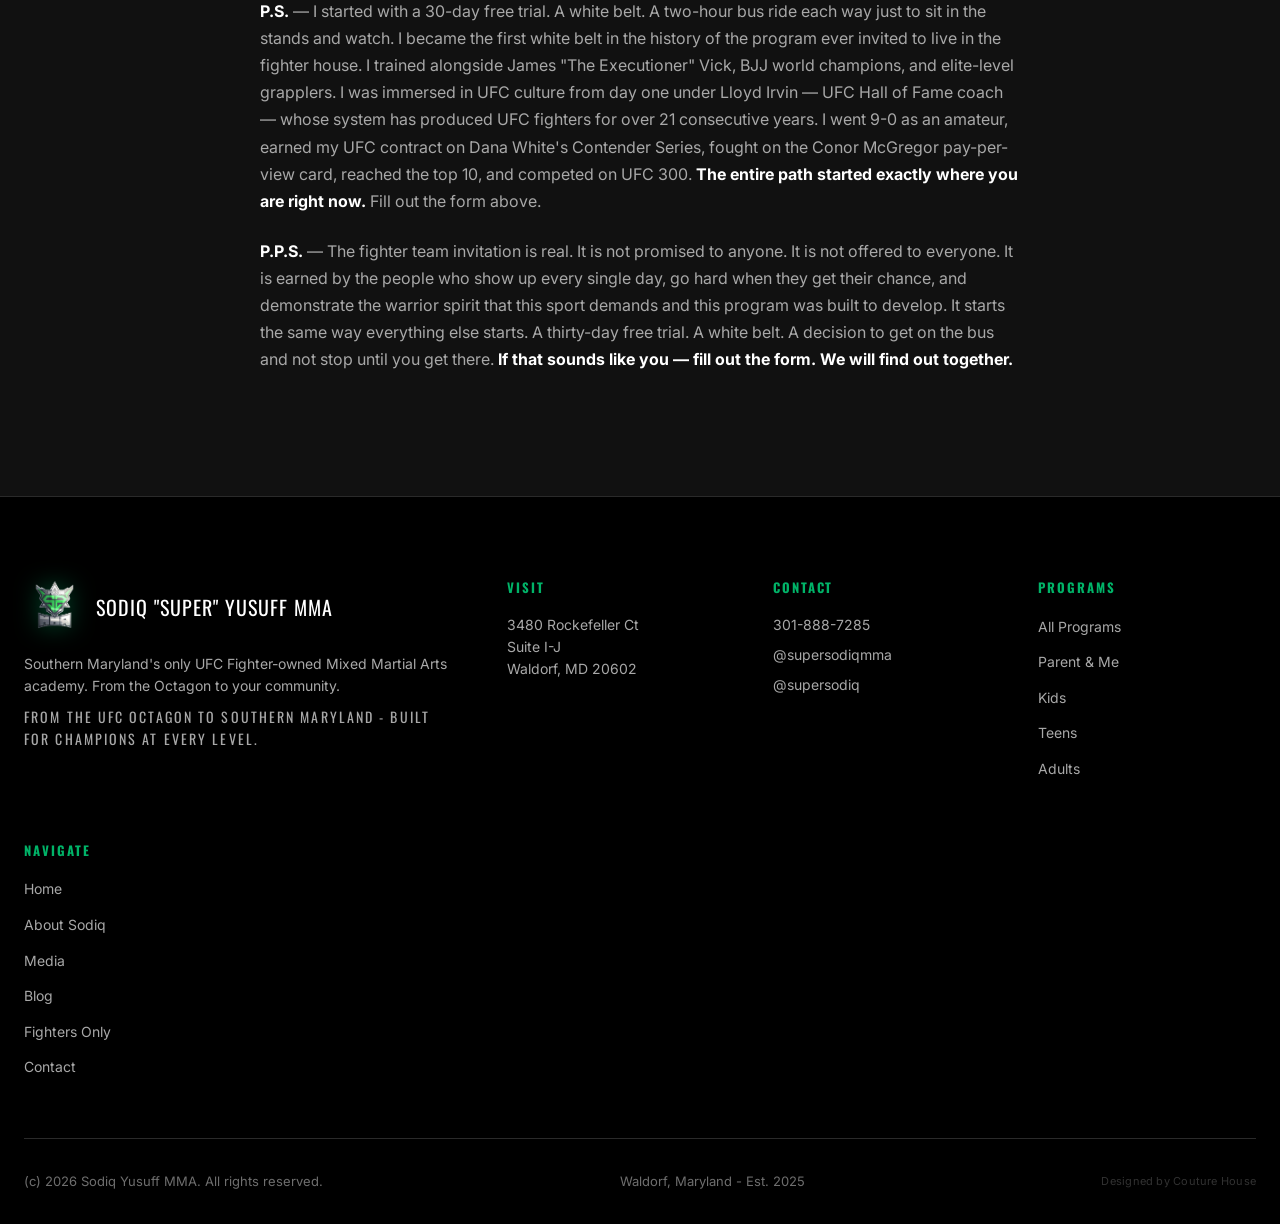
<file: fighters.html>
<!DOCTYPE html>
<html lang="en">
<head>
<meta charset="UTF-8" />
<meta name="viewport" content="width=device-width, initial-scale=1.0" />
<title>Fighters Only — Sodiq "Super" Yusuff MMA</title>
<meta name="description" content="A direct message from UFC fighter Sodiq 'Super' Yusuff to every serious competitor in Southern Maryland." />
<link rel="preconnect" href="https://fonts.googleapis.com" />
<link rel="preconnect" href="https://fonts.gstatic.com" crossorigin />
<link href="https://fonts.googleapis.com/css2?family=Oswald:wght@400;500;600;700&family=Inter:wght@300;400;500;600;700&display=swap" rel="stylesheet" />
<link rel="stylesheet" href="assets/css/styles.css?v=36" />
<link rel="icon" type="image/png" href="assets/images/super-sodiq-logo.png" />
<style>
  .story-photo {
    position: relative; aspect-ratio: 16/9;
    overflow: hidden; margin: 48px auto; max-width: 900px;
    border: 1px solid var(--border-bright);
  }
  .story-photo::before {
    content: ''; position: absolute; inset: 0; z-index: 2;
    background: linear-gradient(180deg, transparent 55%, rgba(0,0,0,0.8));
    pointer-events: none;
  }
  .story-photo img {
    width: 100%; height: 100%; object-fit: contain; background: var(--bg-3);
    transition: transform 8s linear;
  }
  .story-photo:hover img { transform: scale(1.05); }
  .story-photo .tag {
    position: absolute; bottom: 20px; left: 24px; z-index: 3;
    font-family: var(--font-display); font-size: 12px;
    letter-spacing: 0.25em; color: var(--nigeria-green-bright);
    text-transform: uppercase;
  }
  .letter-prose { max-width: 760px; margin: 0 auto; }
  .letter-prose p { font-size: 1.08rem; line-height: 1.7; margin-bottom: 1.4em; color: var(--text); }
  .letter-prose p strong { color: var(--white); }
  .letter-prose h3 {
    font-family: var(--font-display); font-size: clamp(1.5rem, 2.5vw, 2.2rem);
    text-transform: uppercase; margin: 2em 0 0.8em; color: var(--white);
  }
  .video-placeholder {
    aspect-ratio: 16/9;
    background: linear-gradient(135deg, var(--bg-2), var(--surface));
    border: 1px solid var(--border-bright);
    display: flex; flex-direction: column; align-items: center; justify-content: center;
    color: var(--text-muted); text-align: center; padding: 24px;
    position: relative; margin: 48px auto; max-width: 860px;
    transition: all 0.3s;
  }
  .video-placeholder::before {
    content: '▶';
    width: 96px; height: 96px;
    background: var(--nigeria-green);
    color: white; border-radius: 50%;
    display: flex; align-items: center; justify-content: center;
    font-size: 36px; padding-left: 6px;
    margin-bottom: 16px;
    box-shadow: 0 0 40px rgba(0, 135, 81, 0.4);
  }
  .video-placeholder span {
    font-family: var(--font-display); color: var(--nigeria-green-bright);
    font-size: 12px; letter-spacing: 0.2em; display: block; margin-bottom: 6px;
  }
  .fighters-video {
    width: 100%;
    max-width: 1200px;
    margin: 0 auto;
    aspect-ratio: 16/9;
    border: 2px solid var(--blood);
    border-radius: 6px;
    overflow: hidden;
    box-shadow: 0 30px 80px rgba(0,0,0,0.7), 0 0 60px rgba(220,38,38,0.25);
    background: #000;
  }
  .fighters-video iframe { width:100%; height:100%; border:0; display:block; }
</style>

</head>
<body>

<div id="nav-slot"></div>

<section class="section" style="padding-top:60px;">
  <div class="container-narrow">

    <p class="reveal" style="text-align:center;color:var(--text-muted);font-family:var(--font-display);font-size:13px;letter-spacing:0.15em;text-transform:uppercase;margin-bottom:24px;">
      A Direct Message from UFC Fighter Sodiq "Super" Yusuff
    </p>

    <h1 class="display-1 reveal" style="text-align:center;margin-bottom:32px;">
      "Who else wants to make it to the <span style="color:var(--nigeria-green-bright);font-style:italic;">UFC</span>?"
    </h1>
  </div>

  <!-- YouTube video embed -->
  <div class="container">
    <div class="fighters-video reveal">
      <iframe src="https://www.youtube.com/embed/zGWKSQnVUUg?rel=0&modestbranding=1" title="Sodiq Yusuff &mdash; Contender Series" allow="accelerometer; autoplay; clipboard-write; encrypted-media; gyroscope; picture-in-picture; web-share" allowfullscreen loading="lazy"></iframe>
    </div>
  </div>

  <!-- "This page is not for everyone" card — UNDER the video, with breathing room -->
  <div class="container-narrow" style="margin-top:64px;">
    <div class="johnson-box reveal" style="max-width:none;margin-bottom:48px;border-color:var(--blood);background:rgba(220,38,38,0.05);text-align:center;">
      <strong style="color:var(--blood);">This page is not for everyone.</strong>
      <p style="color:var(--white);">It is for the <span style="color:var(--blood);">one to three percent.</span></p>
      <p style="color:var(--text-dim);">The person who does not just want to train Mixed Martial Arts.</p>
      <p style="color:var(--text-dim);">The person who wants to compete. Who wants to fight. Who has a fire that will not go out.</p>
      <p style="color:var(--white);margin-top:16px;font-size:13px;letter-spacing:0.05em;">If that is you — read every word of what follows.</p>
    </div>
  </div>

  <div class="container-narrow">
    <p class="lede reveal" style="text-align:center;margin:0 auto;">
      It started with a 30-day free trial. A white belt. A two-hour bus ride each way. And a kid from PG County who would not quit. That kid went <span class="highlight">9–0 as an amateur</span>, earned his UFC contract live on Dana White's Contender Series, fought on the same pay-per-view card as Conor McGregor, reached the UFC Top 10, and competed on UFC 300. He is now building the next chapter of that story right here in Waldorf, Maryland — for the one to three percent who have that same fire.
    </p>
  </div>
</section>

<section class="section" style="padding-top:32px;">
  <div class="container">
    <div class="letter-prose">
      <p class="reveal"><strong>I want to talk to a very specific person right now.</strong> Not everyone who trains Mixed Martial Arts. Not the person who wants to get fit. Not the parent enrolling their child. Those people are all welcome here.</p>
      <p class="reveal">But this page is not for them. <strong>This page is for you.</strong></p>
      <p class="reveal">The person who watches a UFC card and does not just see a fight. You see a path. You see people who were once where you are and figured out how to get there. And something in you says — <span class="highlight">I could do that. I want to do that. I am going to do that.</span></p>
      <p class="reveal">It does not matter if you have been training already or have not started yet. What matters is whether the fire is real. Because if it is — the exact story that could become yours is what I am about to tell you.</p>
    </div>

    <div class="story-photo reveal">
      <img src="assets/images/sodiq-ufc-flex-portrait.jpg" alt="Sodiq Yusuff UFC flexing in the Octagon — hands raised victory" loading="lazy" />
      <span class="tag">Octagon · The Path Leads Here</span>
    </div>

    <div class="letter-prose">
      <h3 class="reveal">How a kid from PG County found a door that changed his entire life</h3>
      <p class="reveal">I was eighteen years old. Sitting in front of a screen watching Joe Rogan. And I heard something that stopped me cold. The UFC was coming to Washington DC.</p>
      <p class="reveal">I looked up the card. I saw a name — Mike Easton. Mike "The Hulk" Easton. A fighter from right here in the DMV competing at the highest level of the sport in the world. I started searching. How did he get there? Where did he train?</p>
      <p class="reveal">Every search led to the same place. <strong>Lloyd Irvin's Martial Arts Academy. Camp Springs, Maryland.</strong></p>
      <p class="reveal">I had a dream of making it to the UFC. I did not have a plan. I did not have connections. I did not have a professional record. I had a dream and a Google search that had just shown me where the door was.</p>
      <p class="reveal"><strong>I walked through that door on a 30-day free trial. The same free trial being offered to you right now on this page.</strong></p>

      <h3 class="reveal">What I walked into</h3>
      <p class="reveal">Master Lloyd Irvin is a UFC Hall of Fame coach. Since October 2005 — over <span class="highlight">21 consecutive years</span> — Team Lloyd Irvin has had fighters competing in the UFC without interruption. A proven pipeline to the highest level of the sport.</p>
      <p class="reveal">Mike Easton was already there competing in the UFC. Ron "The Choirboy" Stallings was already there. <strong>The path was not theoretical. It was happening twenty feet in front of me.</strong></p>

      <div class="reveal" style="margin:48px auto;max-width:1100px;">
        <div style="position:relative;border:2px solid var(--nigeria-green-bright);overflow:hidden;box-shadow:0 0 80px rgba(0,179,104,0.3);">
          <img src="assets/images/lloyd-and-sodiq-poster.png" alt="MMA Coach Lloyd Irvin and Sodiq Super Yusuff" style="width:100%;display:block;" />
          <div style="position:absolute;bottom:0;left:0;right:0;padding:20px 28px;background:linear-gradient(0deg,rgba(0,0,0,0.95),transparent);">
            <p style="font-family:var(--font-display);font-size:11px;letter-spacing:0.25em;text-transform:uppercase;color:var(--nigeria-green-bright);margin-bottom:4px;">The Coach · The Fighter</p>
            <p style="font-family:var(--font-display);font-size:1.1rem;text-transform:uppercase;color:var(--white);letter-spacing:0.02em;">21+ Consecutive Years of UFC Fighters · Team Lloyd Irvin</p>
          </div>
        </div>
      </div>
    </div>

    <div class="story-photo reveal">
      <img src="assets/images/sodiq-training-gym-stance.jpg" alt="Sodiq training at Team Lloyd Irvin gym — boxing stance" loading="lazy" />
      <span class="tag">Team Lloyd Irvin · Camp Springs</span>
    </div>

    <div class="letter-prose">
      <h3 class="reveal">Sitting in the stands</h3>
      <p class="reveal">When I first arrived I was not on the floor. I was in the stands. Every morning. Every night. I took a <span class="highlight">two-hour bus ride each way.</span> Four hours on public transportation every single day just to sit in the stands and watch.</p>
      <p class="reveal">Some people would have quit. I never once considered not going. Because I was not watching a practice. <strong>I was watching my future.</strong></p>

      <h3 class="reveal">The moment everything changed</h3>
      <p class="reveal">One day there was an uneven number on the mat. The coaches needed an extra body. Someone had heard I wrestled in high school at Bladensburg. They called my name.</p>
      <p class="reveal">I did not know much. I was a white belt with a wrestling background and about thirty days of training. The people on that floor had been building toward this for years.</p>
      <p class="reveal"><strong>But I did not quit. I went hard.</strong> I got beaten and kept going. I got tired and kept going. I got put in positions I had no answer for and found something inside me and kept going.</p>
      <p class="reveal">When that session ended I got an invitation to the competition team. And not long after — within <span class="highlight">30 to 45 days of first walking through that door on a free trial</span> — I got another invitation. One that had never been extended to anyone like me before.</p>
    </div>

    <div class="story-photo reveal">
      <img src="assets/images/sodiq-training-cardio-intense.jpg" alt="Sodiq Yusuff in an intense cardio training session" loading="lazy" />
      <span class="tag">Every Day · Every Session</span>
    </div>

    <div class="letter-prose">
      <h3 class="reveal">The Fighter House</h3>
      <p class="reveal">I moved in as a regular white belt kid. In the entire history of the Team Lloyd Irvin fighter house — a program that had been producing UFC fighters since 2005 — <strong>no white belt had ever been invited to live there before me. Not one. I was the first.</strong></p>
      <p class="reveal">My roommates were not casual training partners. James "The Executioner" Vick — who went on to become a top-ranked UFC lightweight — was in that house. Alongside him were elite level grapplers. Brazilian Jiu-Jitsu world champions.</p>
      <p class="reveal"><span class="highlight">I was a white belt living with world champions.</span> Every conversation at the dinner table was an education. Every moment in that house was an immersion into the standard of what it actually takes to compete at the elite level.</p>

      <h3 class="reveal">What the path produced</h3>
      <p class="reveal"><strong>Nine wins. Zero losses. Undefeated as an amateur.</strong> Built entirely inside that system. That environment. That team.</p>
      <p class="reveal">Then Dana White's Contender Series. The performance that earned me my UFC contract — live, in front of Dana White, with the offer made in the Octagon in front of the entire crowd.</p>
      <p class="reveal">From there a UFC career that has included main event and co-main event appearances. A top-10 ranking in the featherweight division. A fight on the pay-per-view main card headlined by Conor McGregor — UFC 246. A performance at UFC 300 where I earned Fight of the Night honors going to war with legendary striker Edson Barboza.</p>
      <p class="reveal"><strong>This is what the path produces when you walk it all the way.</strong></p>
    </div>

    <div class="story-photo reveal">
      <img src="assets/images/sodiq-ufc-celebration-nigeria.jpg" alt="Sodiq Yusuff UFC celebration — Nigerian green headband, both fists raised" loading="lazy" />
      <span class="tag">UFC 300 · Fight of the Night</span>
    </div>
  </div>
</section>

<!-- =========== THE PROMISE =========== -->
<section class="section" style="background:var(--bg-2);border-top:1px solid var(--border);border-bottom:1px solid var(--border);">
  <div class="container">
    <div class="letter-prose">
      <div class="reveal">
        <div class="kicker">The Promise</div>
        <h3 style="margin-top:0;">The promise I am making to the one to three percent</h3>
      </div>
      <p class="reveal">I know that only one to three percent of the people who walk through any martial arts gym door have the dream of competing at the highest level. I am not talking to the other ninety-seven percent right now. <strong>I am talking to you.</strong></p>
      <p class="reveal">And I want to make you a promise that I do not make lightly. If you have that fire — if the dream of competing, of testing yourself, of finding out exactly what you are made of under real pressure is genuine — <span class="highlight">I will bend over backwards for you.</span></p>
      <p class="reveal">Every ounce of knowledge I have accumulated across my entire career. Every insight from every training session and every fight camp and every Octagon appearance. Every lesson learned under Lloyd Irvin. Every connection built through years of competing at the highest level of this sport. <strong>All of it is available to you inside this program.</strong></p>
      <p class="reveal">I have lived the exact path you want to walk. The difference between the person who makes it and the person who does not is almost never talent. <strong>It is endurance. Consistency. Coachability. And the absolute refusal to quit.</strong></p>
    </div>
  </div>
</section>

<!-- =========== THE INVITATION =========== -->
<section class="section" style="background:var(--bg-2);border-top:1px solid var(--border);">
  <div class="container">
    <div class="letter-prose">
      <div class="reveal">
        <div class="kicker">The Legacy This Is Built On</div>
        <h3 style="margin-top:0;">A 21-year unbroken track record of producing UFC fighters.</h3>
      </div>
      <p class="reveal">This is not a new experiment. Master Lloyd Irvin — the coach who built me — has been producing UFC fighters since October 2005. Over two consecutive decades of fighters competing at the highest level of the sport without stopping. <strong>That is not luck. That is a system that works and has proven it works over and over again.</strong></p>
      <p class="reveal"><span class="highlight">Dominic Cruz</span> — UFC Bantamweight World Champion. Recently inducted into the UFC Hall of Fame as a fighter. Developed under the same coaching, the same system, the same relentless standard you are about to enter.</p>
      <p class="reveal">Mike Easton. Ron Stallings. James "The Executioner" Vick. Fighter after fighter built inside the same program. I am a direct product of that system. Living proof that the path from a 30-day free trial to the UFC Octagon is real and has been walked before.</p>
      <p class="reveal"><strong>And now that system has an extension right here in Southern Maryland.</strong> Built, run, and overseen by someone who did not just study this path. Someone who walked it.</p>

      <h3 class="reveal">The Secondary Path</h3>
      <h4 class="reveal" style="font-family:var(--font-display);color:var(--nigeria-green-bright);font-size:1.1rem;letter-spacing:0.05em;text-transform:uppercase;">For the Fighter Who Is Not Chasing the UFC — But Is Chasing Something Real</h4>
      <p class="reveal">Not everyone reading this page has the goal of the UFC. Some of you want to compete locally. Amateur MMA shows. Regional promotions. You want to step into a cage and find out what you are made of.</p>
      <p class="reveal"><strong>That path exists here too.</strong> If you put in the work, learn the system, show coachability, and demonstrate the dedication that real competition requires — the opportunity to compete will come. We will identify the right shows. We will prepare you correctly. We will put you in a position to succeed at whatever level you are building toward.</p>
      <p class="reveal">Not everyone's journey ends in the UFC. But the preparation — the standard, the work ethic, the coaching — is the same regardless of the destination. <span class="highlight">Show up. Work. Be coachable. The rest follows.</span></p>
    </div>
  </div>
</section>

<section class="section">
  <div class="container">
    <div class="letter-prose">
      <div class="reveal">
        <div class="kicker">The Invitation</div>
        <h3 style="margin-top:0;">Read this part carefully</h3>
      </div>
      <p class="reveal">I want to say something very carefully because I mean it exactly the way I am about to say it.</p>
      <p class="reveal">There is something that exists at this academy beyond the regular training program. It is not advertised anywhere else on this website. It is not listed on any program page. It is not offered to everyone. It is not something that is handed out or promised or guaranteed to anyone who walks through the door.</p>
      <p class="reveal" style="font-family:var(--font-display);font-size:2rem;color:var(--nigeria-green-bright);text-transform:uppercase;letter-spacing:0.02em;text-align:center;padding:24px 0;"><strong>It is earned.</strong></p>
      <p class="reveal">At some point — for the fighter who is showing up every single day, who is developing at a rate that gets noticed, who is demonstrating the character and the warrior spirit and the coachability that separates the ones who make it from the ones who do not — <span class="highlight">there is the possibility of an invitation.</span></p>
      <p class="reveal"><strong>To fighter team tryouts.</strong></p>
      <p class="reveal">I am not going to tell you more than that right now. Because if you are the right person for it — you will not need more than that. The idea of it will be enough to make you show up differently than everyone else from the very first day you walk through this door.</p>
      <p class="reveal">I sat in the stands every morning and every night. I rode four hours on a bus every single day just for the chance to watch. When I got one chance on the floor I did not waste it. <strong>That is what gets noticed here.</strong> Not your record. Not your current skill level. Your spirit. Your endurance. Your coachability. Your absolute refusal to stop when stopping would be easy.</p>
      <p class="reveal" style="color:var(--nigeria-green-bright);font-size:1.2rem;"><strong>That is what gets invited.</strong></p>
    </div>

    <div class="story-photo reveal">
      <img src="assets/images/sodiq-gym-profile-cage.jpg" alt="Sodiq Yusuff focused profile shot at the academy cage" loading="lazy" />
      <span class="tag">The Invitation · Earned, Never Given</span>
    </div>

    <!-- FORM #8 (Fighters Only — mid-page). Routing: see FORMS-GHL-ROUTING.md §8.
         ALWAYS → Fighter/Competitor sequence. If competition_goal="UFC" → notify Sodiq personally + sub-tag `goal_ufc`.
         Tag source as `source-fighters-mid`. Redirect → thank-you.html -->
    <div class="ghl-booking reveal" style="max-width:960px;margin:0 auto;background:var(--bg-2);border:1px solid var(--border-bright);border-radius:4px;padding:24px;">
      <iframe src="https://api.leadconnectorhq.com/widget/booking/i8u9HxxLZCtRtth3QFN7"
              style="width:100%;border:none;overflow:hidden;min-height:780px;"
              scrolling="no"
              id="i8u9HxxLZCtRtth3QFN7_fighters_1"></iframe>
    </div>
    <script src="https://link.msgsndr.com/js/form_embed.js" type="text/javascript"></script>
  </div>
</section>

<!-- =========== CLOSE =========== -->
<section class="section" style="background:var(--bg-2);border-top:1px solid var(--border);">
  <div class="container">
    <div class="letter-prose">
      <div class="reveal">
        <div class="kicker">The Close</div>
        <h3 style="margin-top:0;">The door is in front of you</h3>
      </div>
      <p class="reveal">There is one thing I want you to take from everything you just read. I sat in the stands. I rode a four-hour bus every single day. I was a white belt who did not know much. I was the first white belt in the history of the program ever invited to live in the fighter house. I got one chance on the floor and I did not waste it.</p>
      <p class="reveal"><strong>I went 9–0 as an amateur. I earned my UFC contract on national television. I fought on the Conor McGregor pay-per-view card. I reached the top 10. I competed on UFC 300. It all started with a 30-day free trial.</strong></p>
      <p class="reveal">You are reading this page because something in you is the same as something that was in me when I was eighteen years old and a Google search showed me where the door was.</p>
      <p class="reveal" style="font-size:1.3rem;color:var(--white);"><strong>That door is in front of you right now. The only difference between you and the version of yourself that is reading this page five years from now — having competed, having tested yourself, having walked the path — is whether you fill out the form below.</strong></p>
      <p class="reveal">The 30-day free trial is free. The path is proven. The invitation is possible. <span class="highlight">The decision is yours.</span></p>
    </div>

    <!-- FORM #9 (Fighters Only — final close). Routing: see FORMS-GHL-ROUTING.md §9. -->
    <div class="ghl-booking reveal" style="max-width:960px;margin:0 auto;background:var(--bg-2);border:1px solid var(--border-bright);border-radius:4px;padding:24px;">
      <iframe src="https://api.leadconnectorhq.com/widget/booking/i8u9HxxLZCtRtth3QFN7"
              style="width:100%;border:none;overflow:hidden;min-height:780px;"
              scrolling="no"
              id="i8u9HxxLZCtRtth3QFN7_fighters_2"></iframe>
    </div>

    <div class="letter-prose reveal" style="margin-top:48px;">
      <p style="text-align:center;font-family:var(--font-display);font-size:1.1rem;letter-spacing:0.05em;color:var(--white);">
        Sodiq "Super" Yusuff<br/>
        <span style="color:var(--text-muted);font-size:0.85rem;letter-spacing:0.15em;">UFC Fighter · Academy Owner · Head Coach</span>
      </p>
      <p style="text-align:center;color:var(--text-muted);font-size:0.85rem;">Sodiq Yusuff MMA — 3480 Rockefeller Ct Ste I-J, Waldorf, Maryland · 301-888-7285</p>
    </div>
  </div>
</section>


<section class="section" style="background:var(--bg-2);border-top:1px solid var(--border);">
  <div class="container">
    <div class="letter-prose reveal">
      <p style="color:var(--text-dim);font-size:1rem;border-top:1px solid var(--border);padding-top:24px;"><strong style="color:var(--white);">P.S.</strong> — I started with a 30-day free trial. A white belt. A two-hour bus ride each way just to sit in the stands and watch. I became the first white belt in the history of the program ever invited to live in the fighter house. I trained alongside James "The Executioner" Vick, BJJ world champions, and elite-level grapplers. I was immersed in UFC culture from day one under Lloyd Irvin — UFC Hall of Fame coach — whose system has produced UFC fighters for over 21 consecutive years. I went 9-0 as an amateur, earned my UFC contract on Dana White's Contender Series, fought on the Conor McGregor pay-per-view card, reached the top 10, and competed on UFC 300. <strong style="color:var(--white);">The entire path started exactly where you are right now.</strong> Fill out the form above.</p>
      <p style="color:var(--text-dim);font-size:1rem;"><strong style="color:var(--white);">P.P.S.</strong> — The fighter team invitation is real. It is not promised to anyone. It is not offered to everyone. It is earned by the people who show up every single day, go hard when they get their chance, and demonstrate the warrior spirit that this sport demands and this program was built to develop. It starts the same way everything else starts. A thirty-day free trial. A white belt. A decision to get on the bus and not stop until you get there. <strong style="color:var(--white);">If that sounds like you — fill out the form. We will find out together.</strong></p>
    </div>
  </div>
</section>

<div id="footer-slot"></div>


<script src="assets/js/partials.js?v=36"></script>
<script src="assets/js/main.js?v=36"></script>
</body>
</html>
</file>
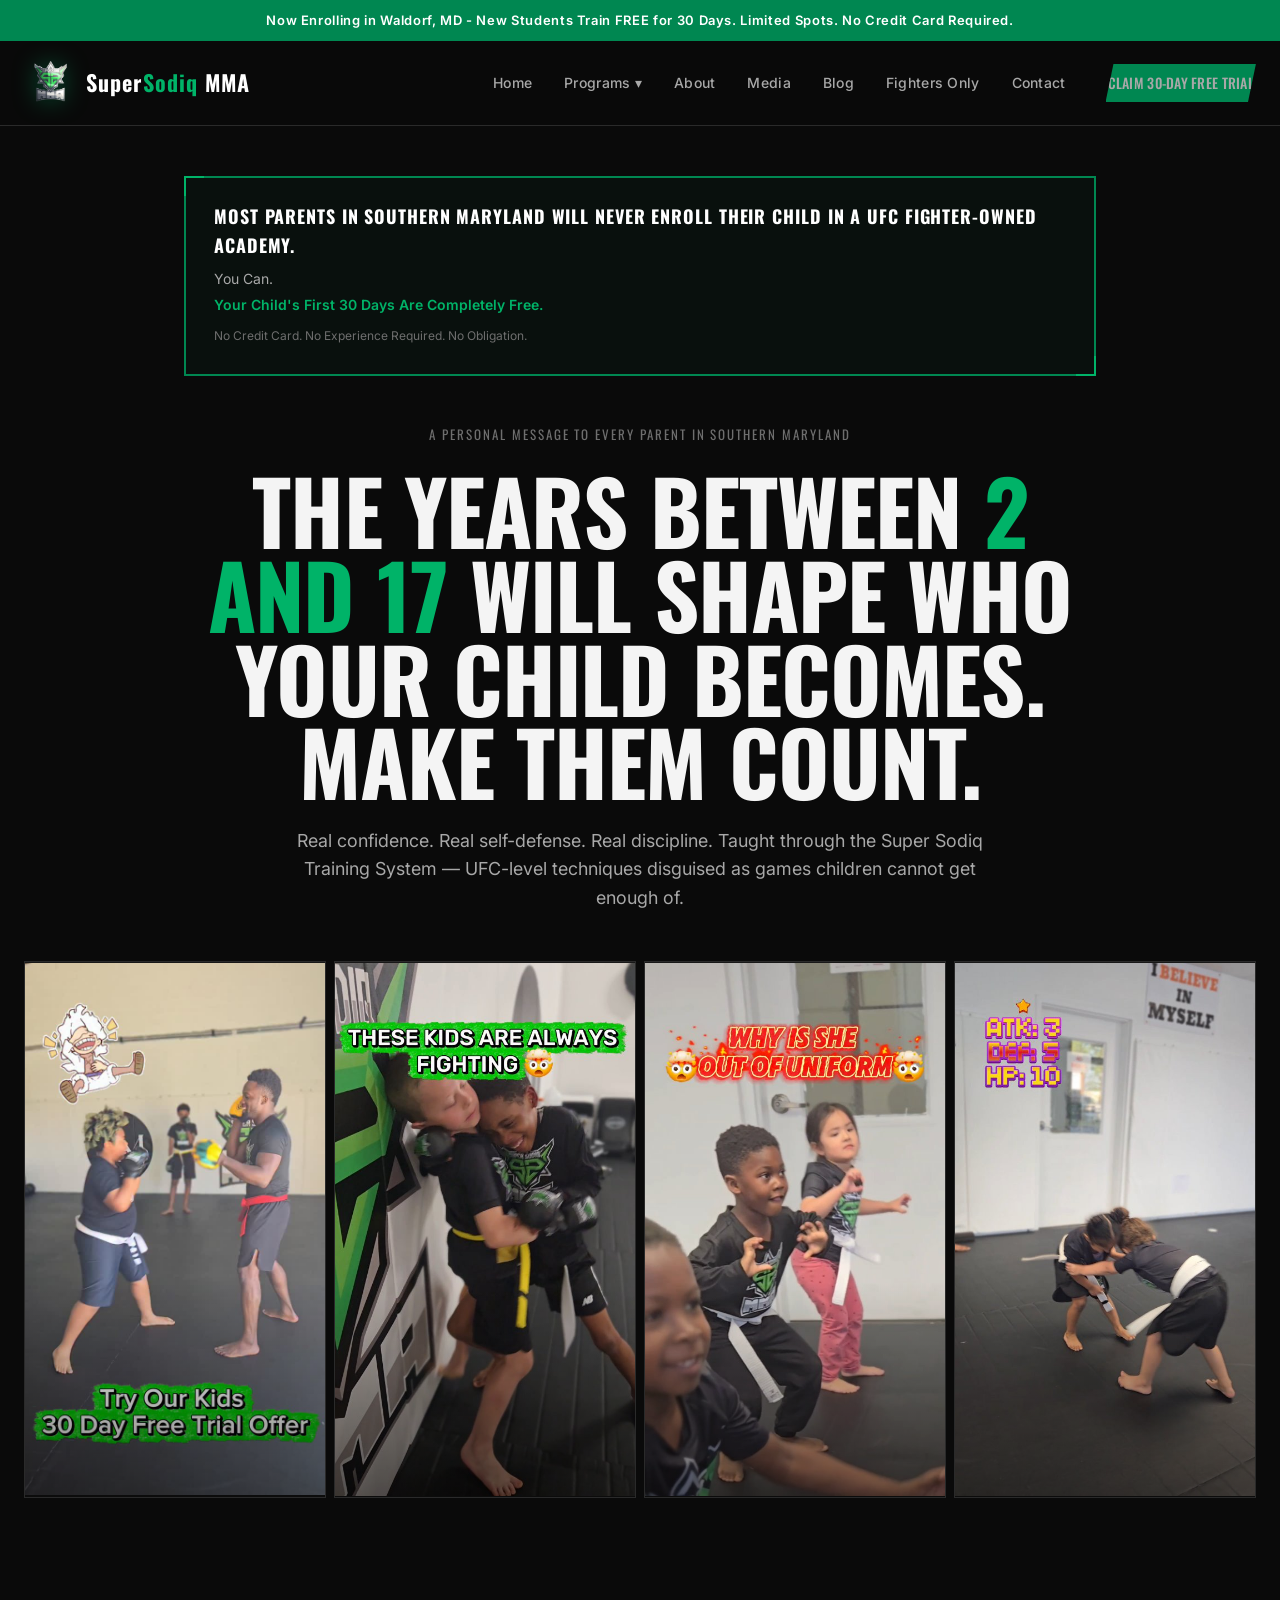
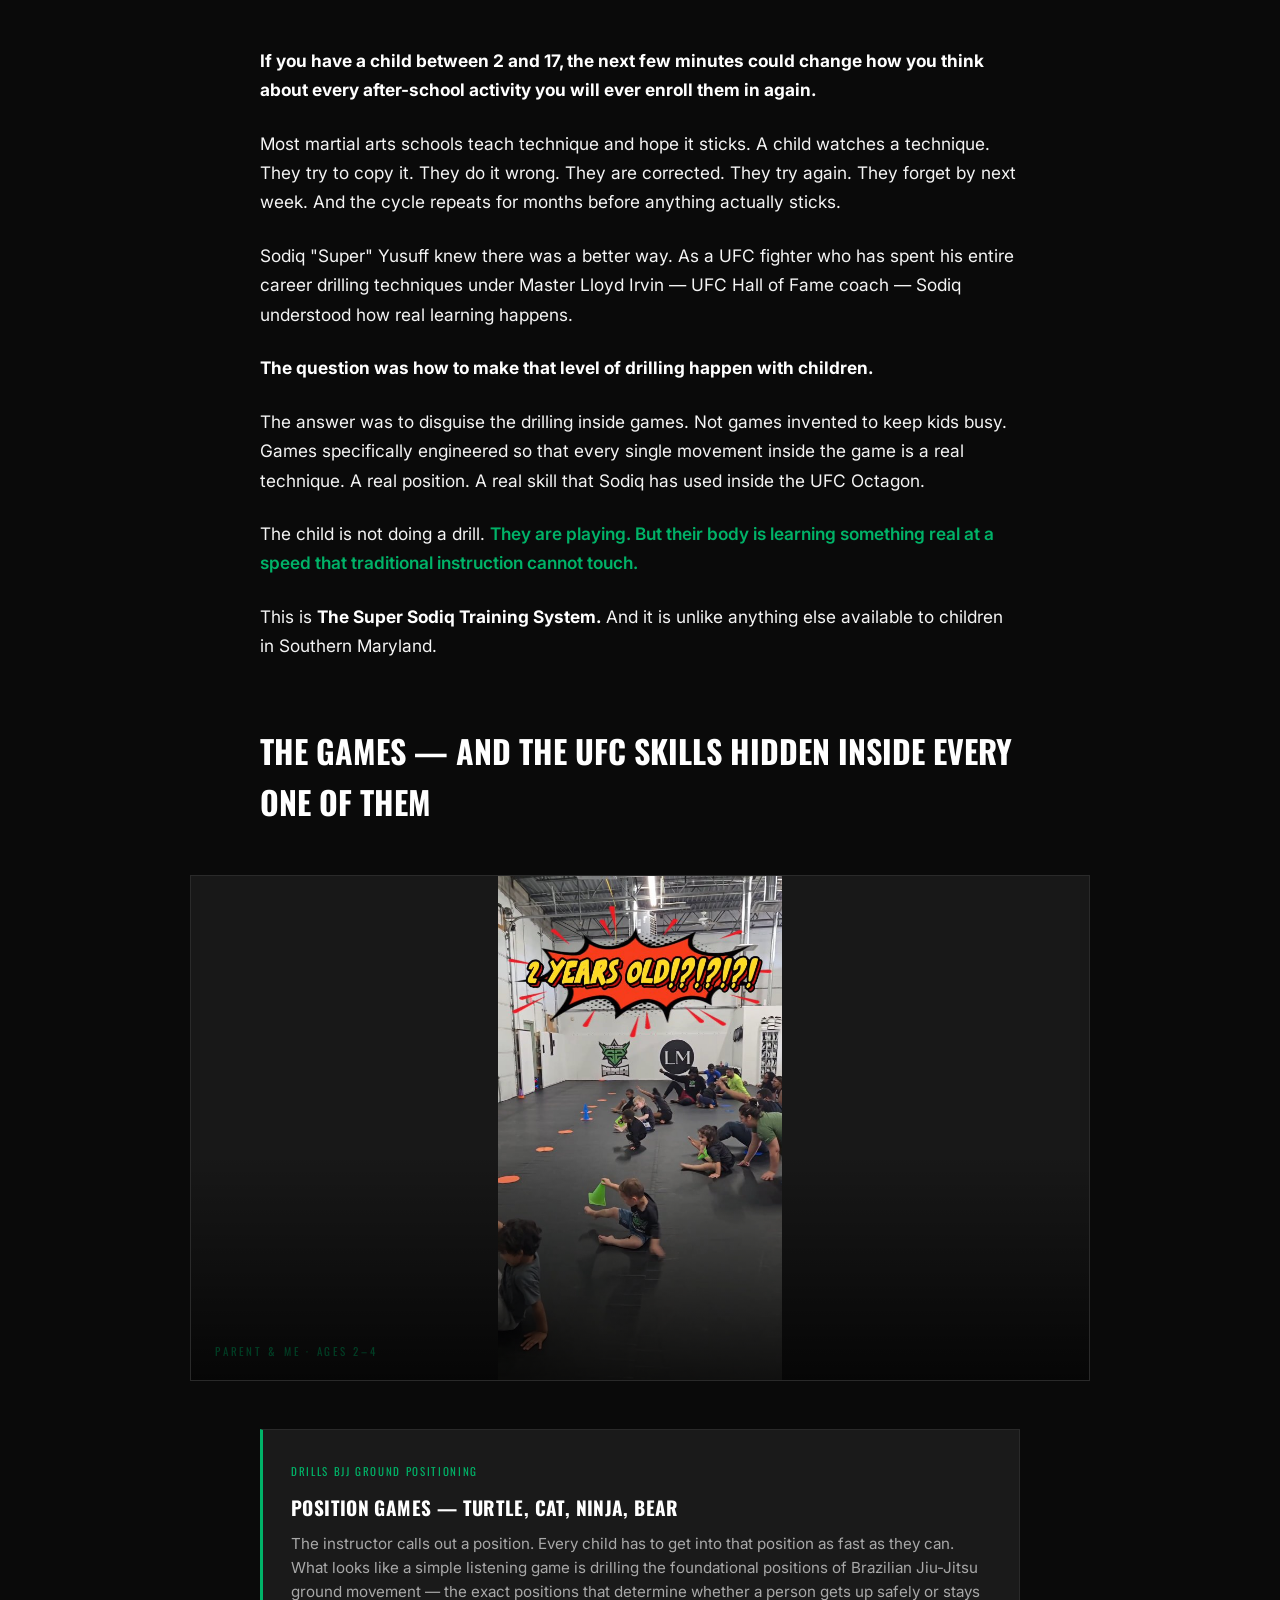
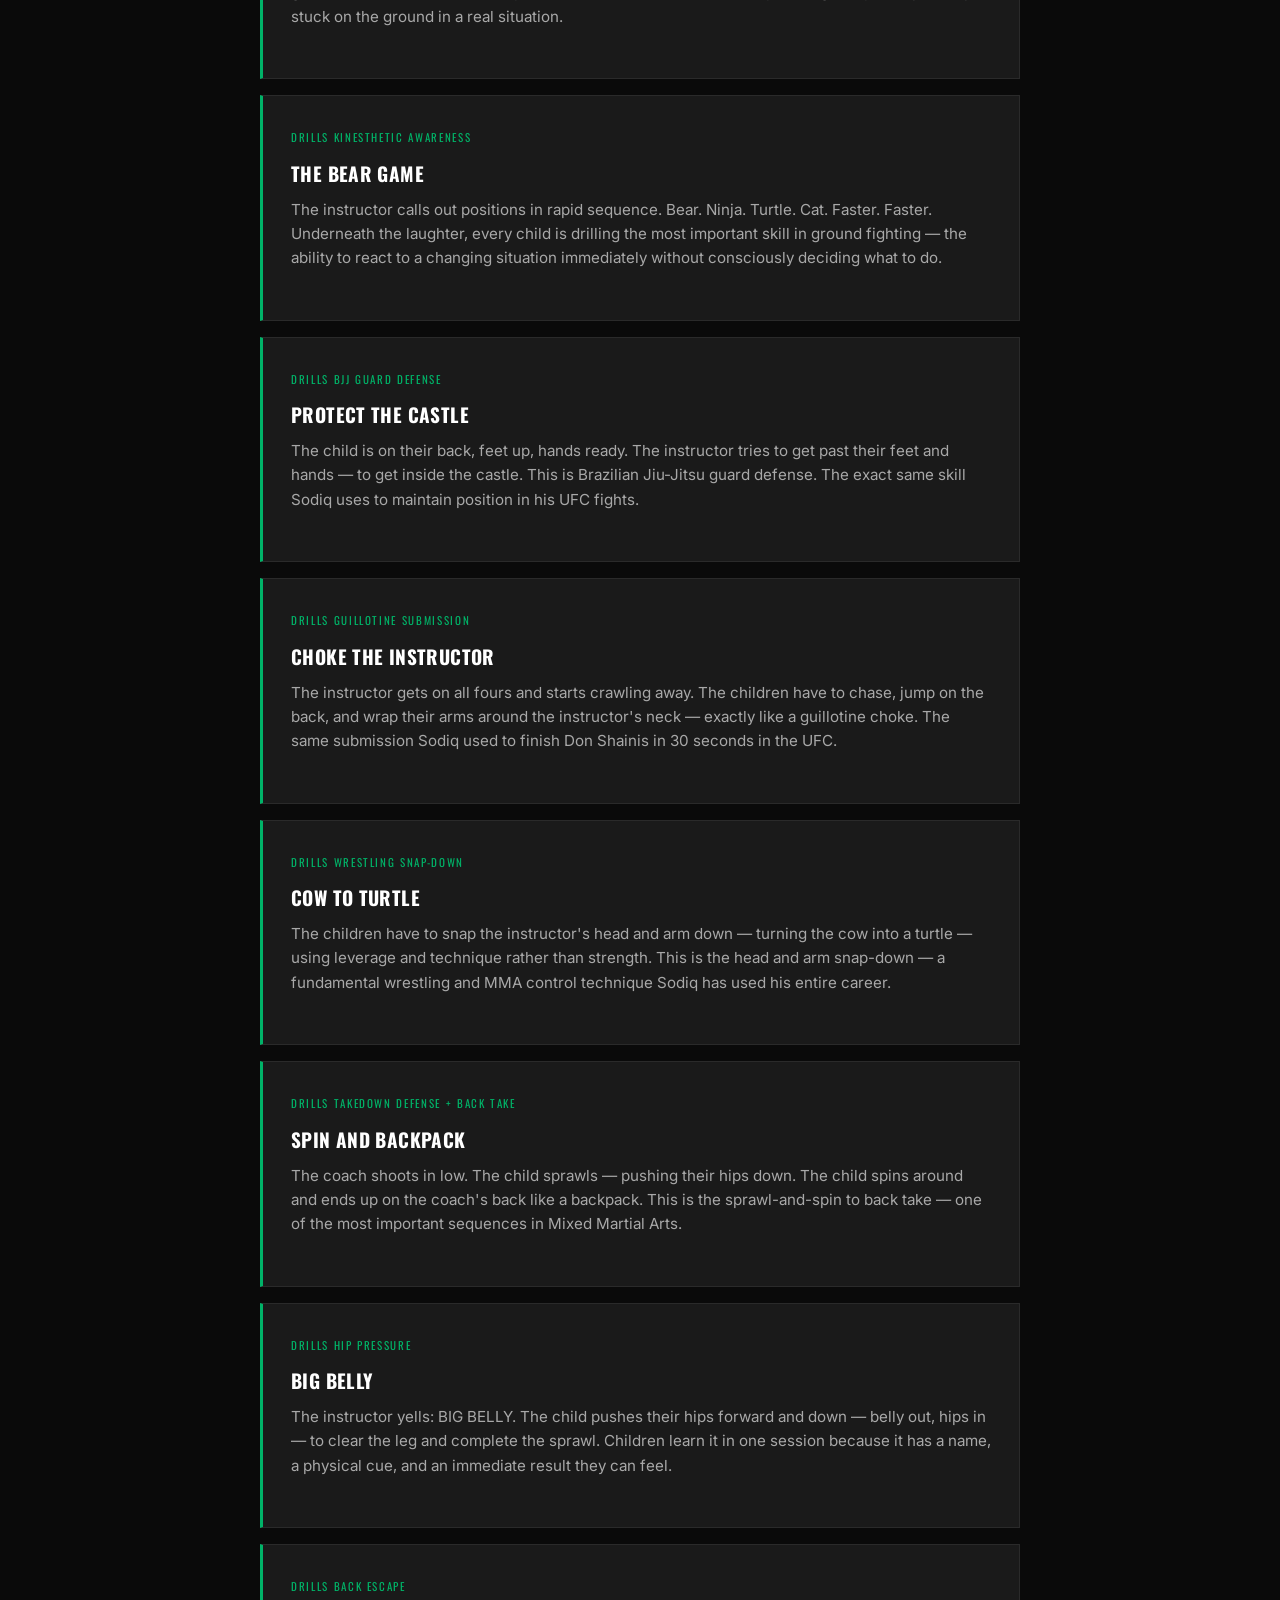
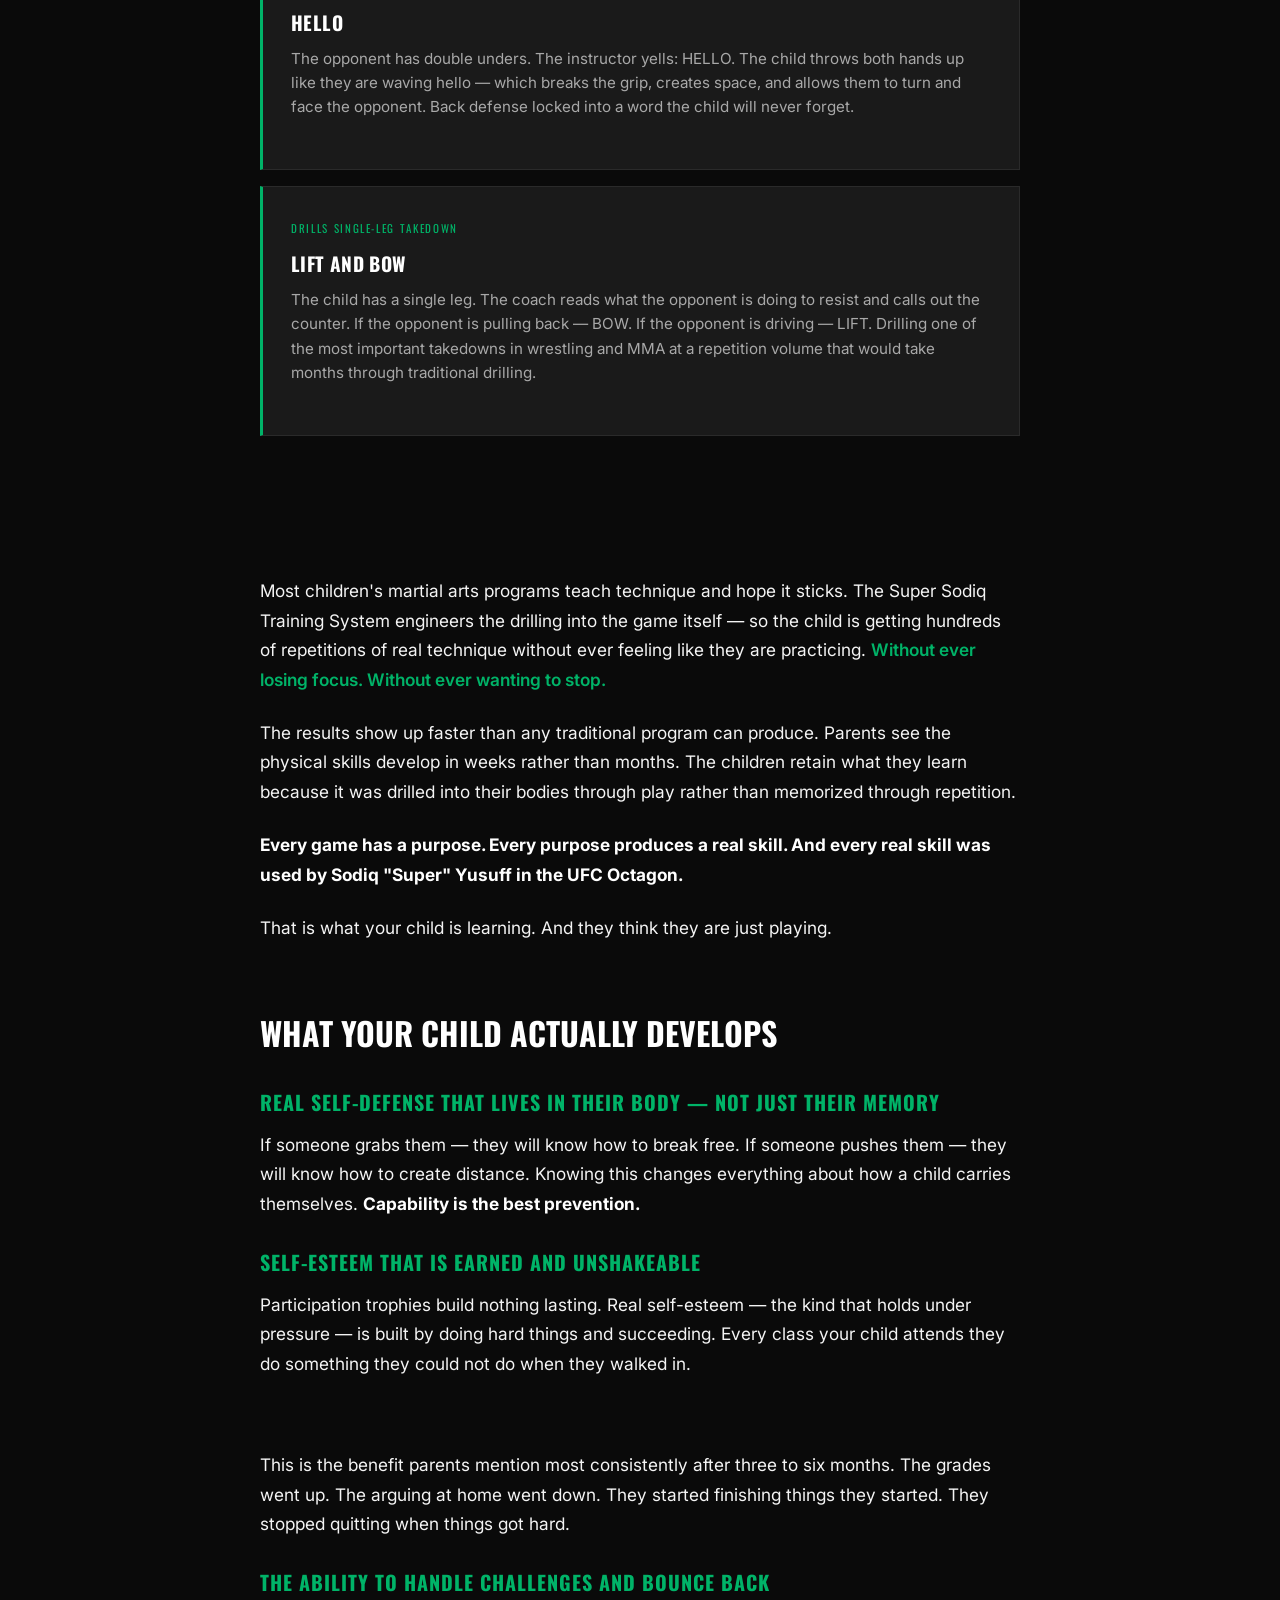
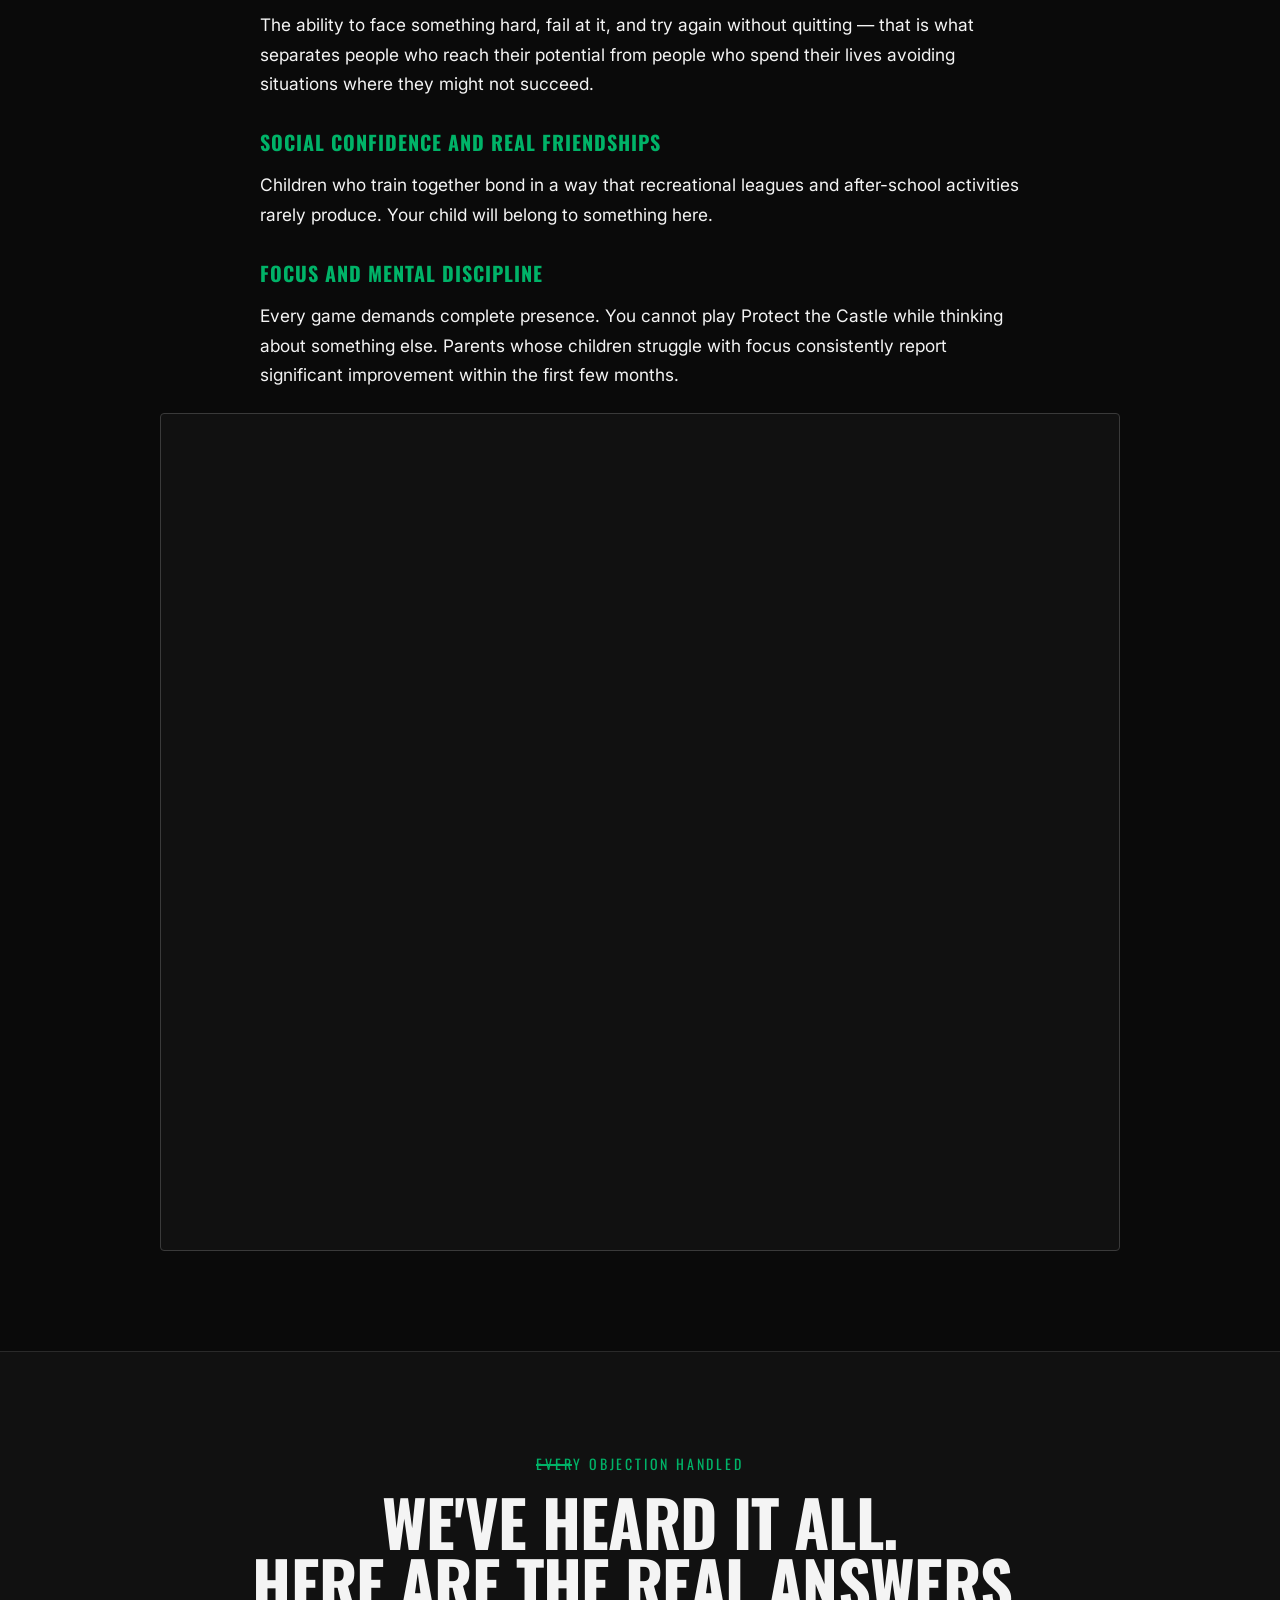
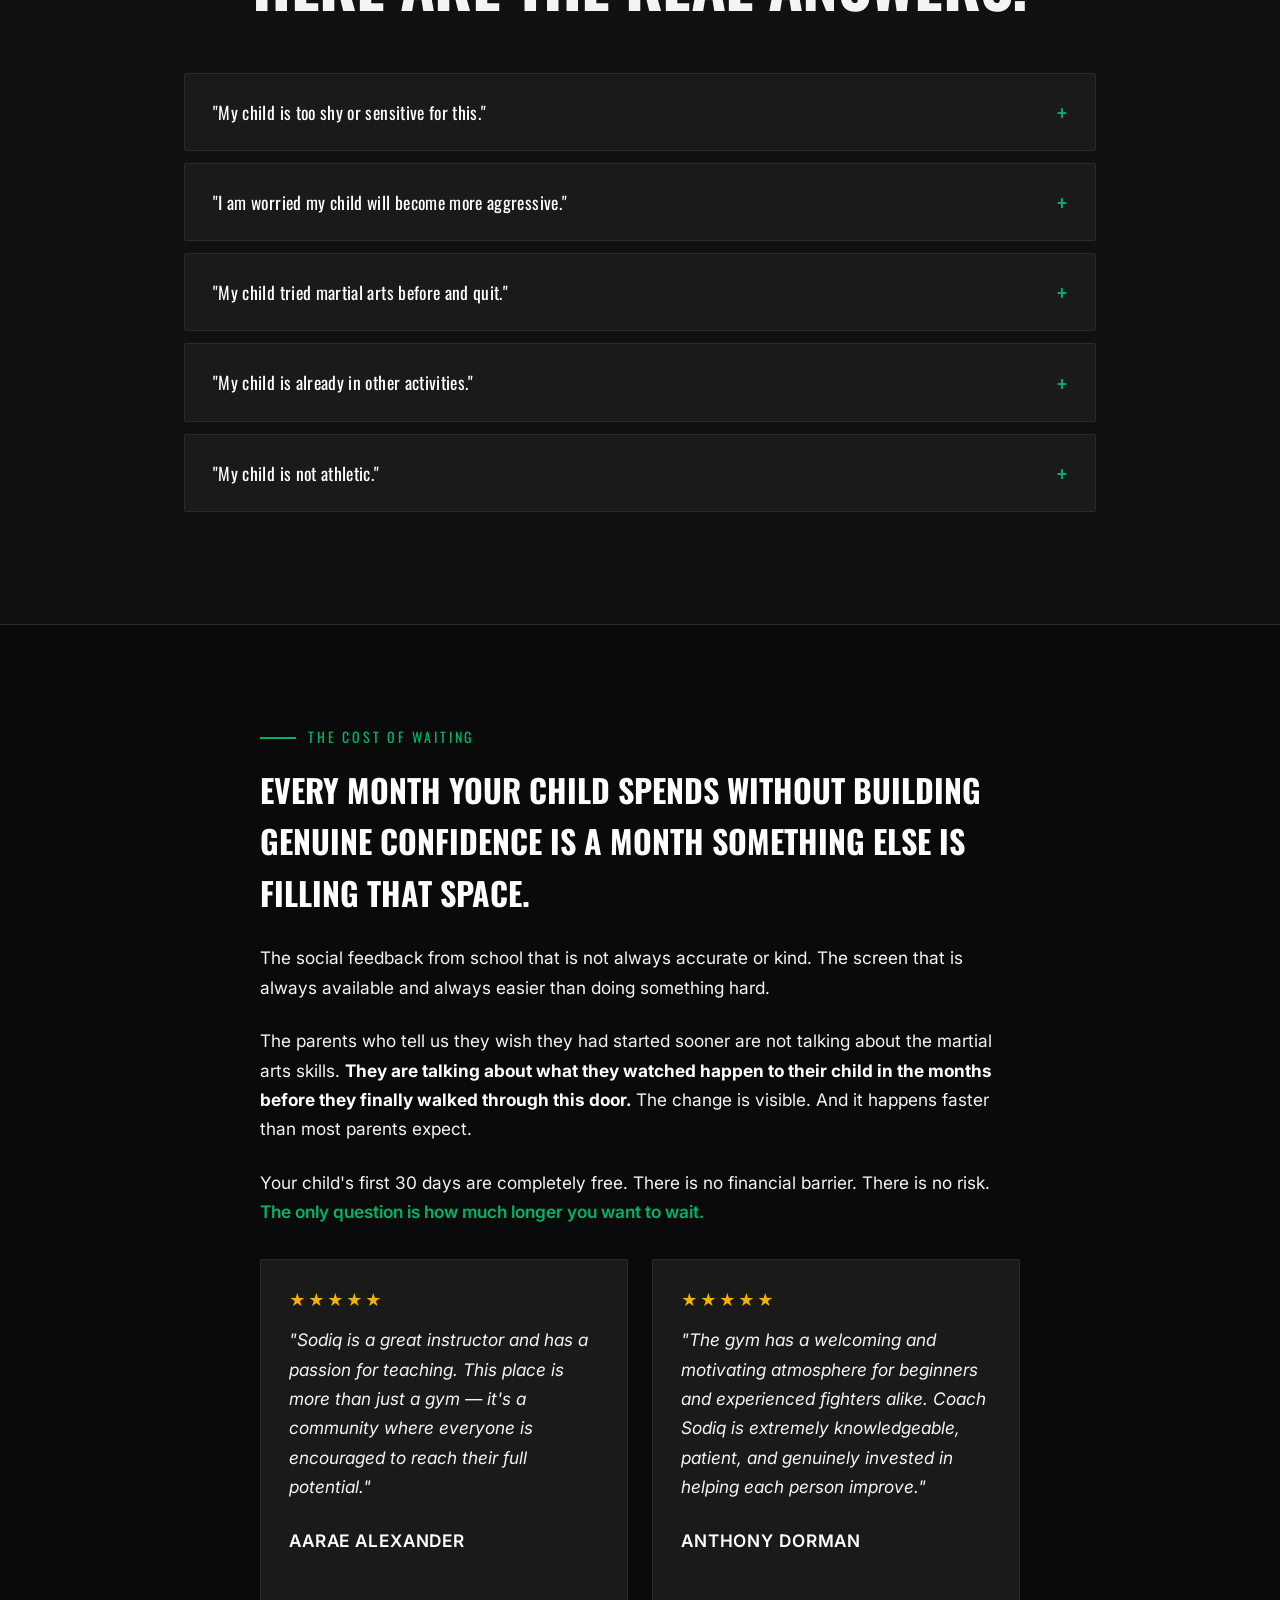
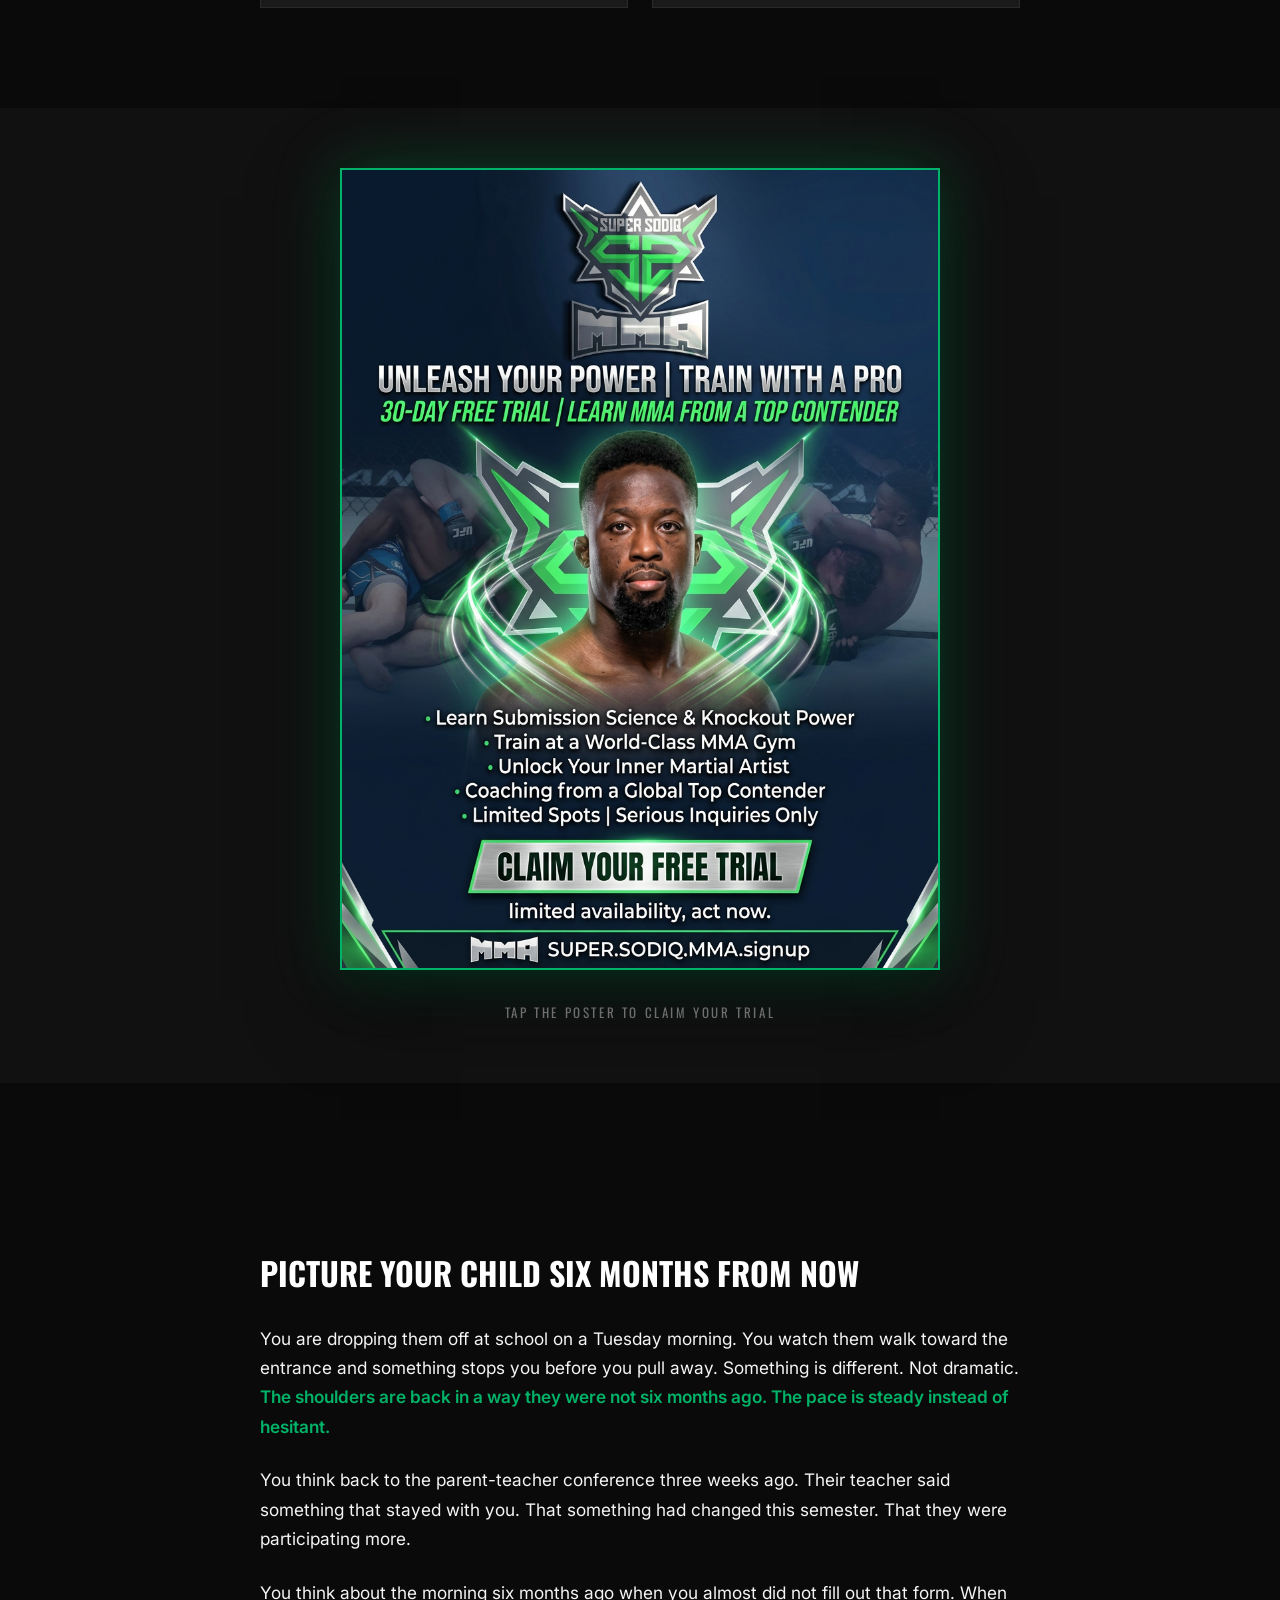
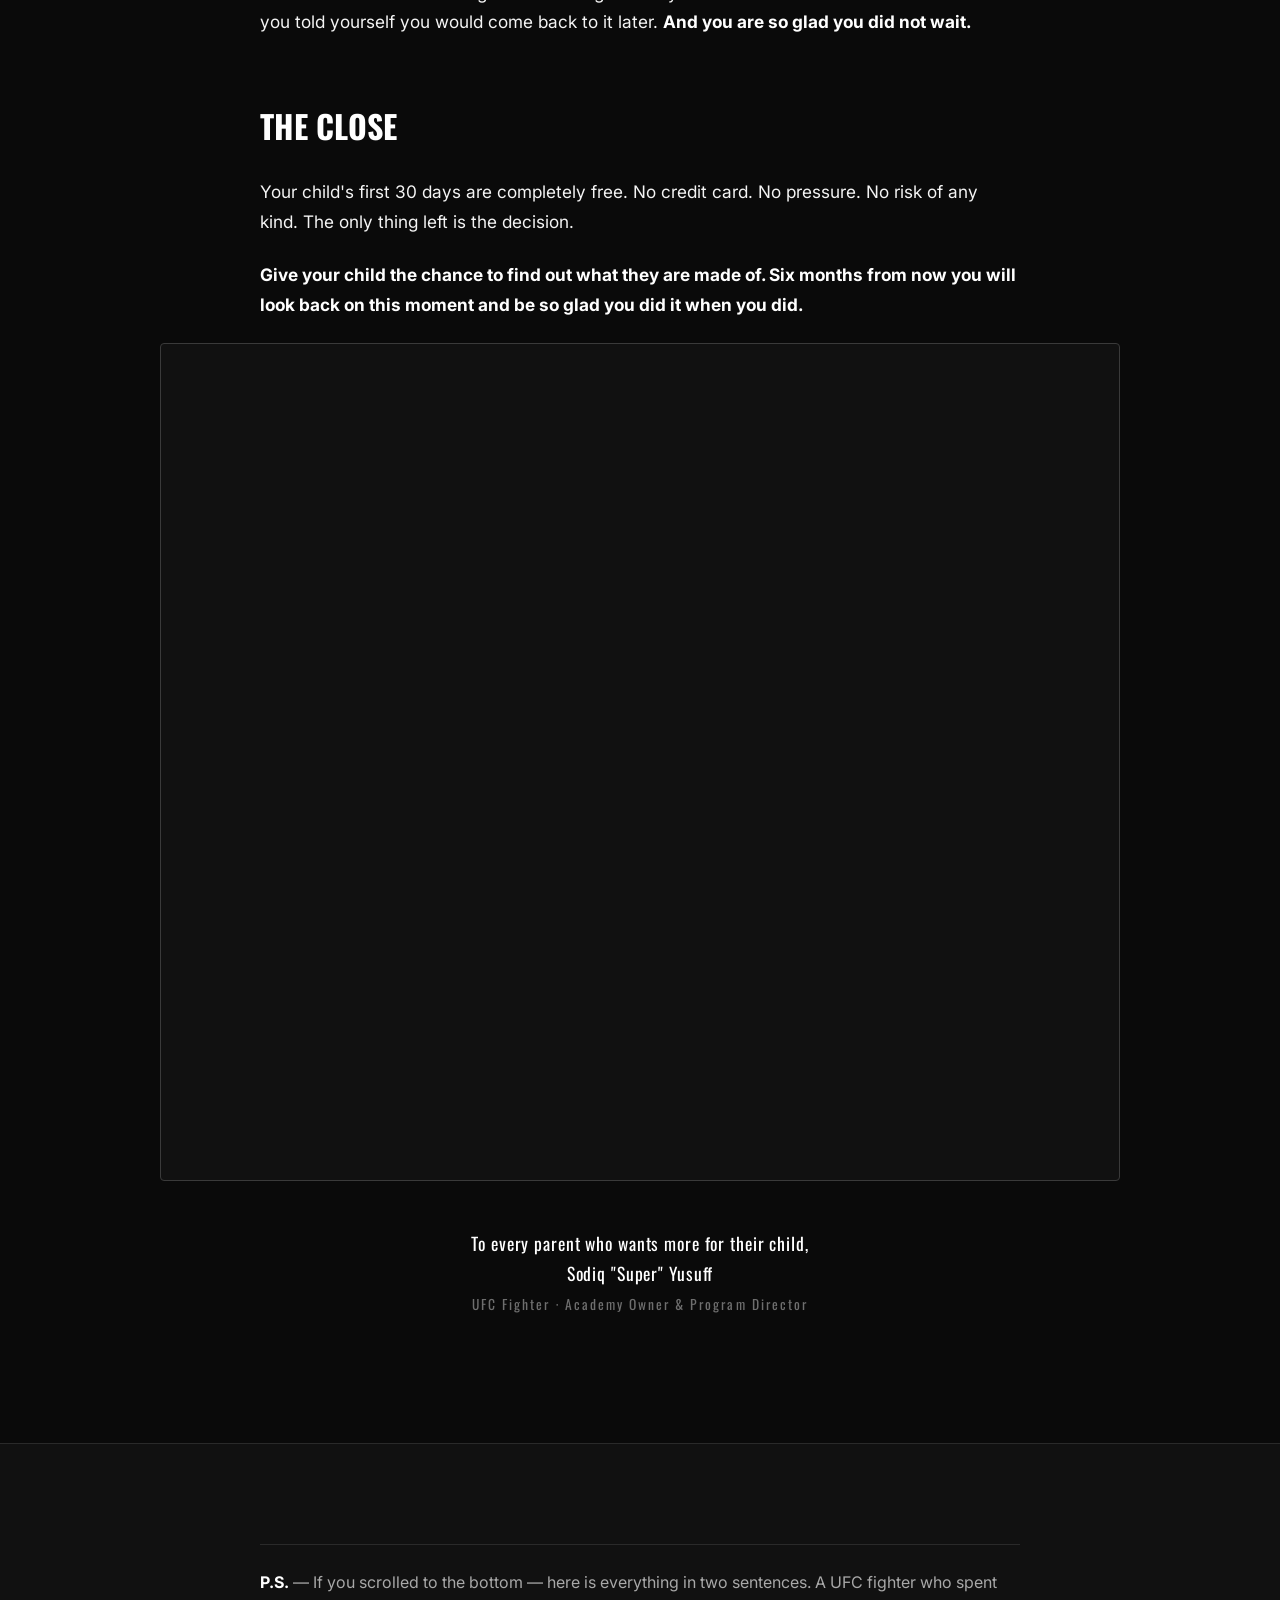
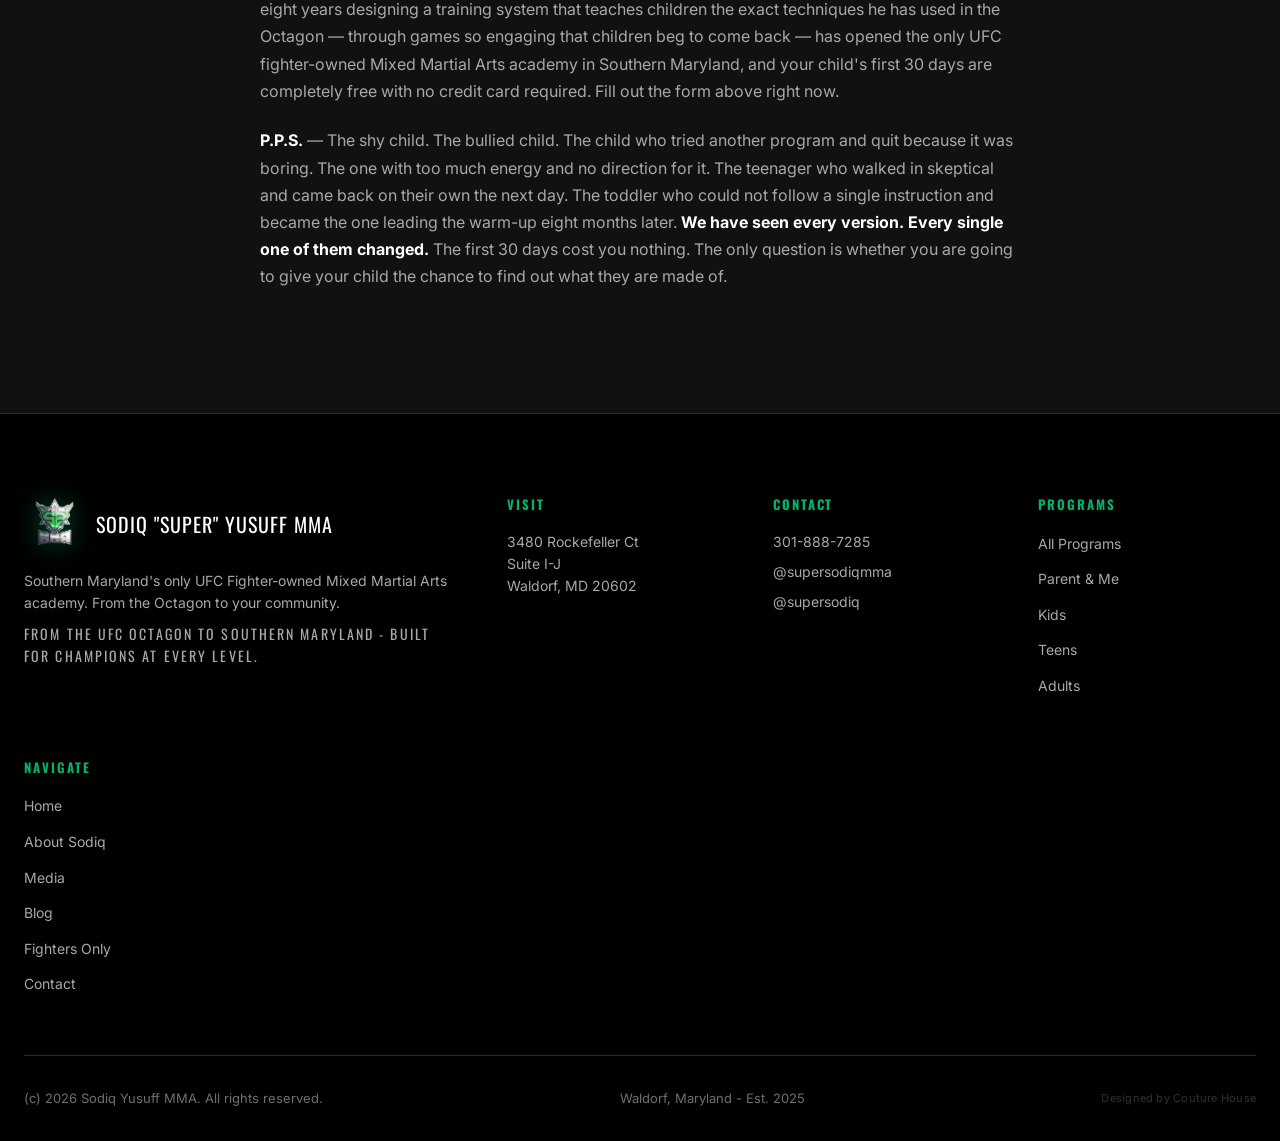
<file: kids-sales.html>
<!DOCTYPE html>
<html lang="en">
<head>
<meta charset="UTF-8" />
<meta name="viewport" content="width=device-width, initial-scale=1.0" />
<title>Kids — Sodiq "Super" Yusuff MMA · Your Child Trains Free for 30 Days</title>
<meta name="description" content="The Super Sodiq Training System — how a UFC fighter designed a learning system that gets children to master real skills faster than any traditional martial arts program." />
<link rel="preconnect" href="https://fonts.googleapis.com" />
<link rel="preconnect" href="https://fonts.gstatic.com" crossorigin />
<link href="https://fonts.googleapis.com/css2?family=Oswald:wght@400;500;600;700&family=Inter:wght@300;400;500;600;700&display=swap" rel="stylesheet" />
<link rel="stylesheet" href="assets/css/styles.css?v=36" />
<link rel="icon" type="image/png" href="assets/images/super-sodiq-logo.png" />
<style>
  .kids-hero-strip {
    display: grid; grid-template-columns: repeat(4, 1fr);
    gap: 8px; margin: 48px 0;
  }
  @media (max-width: 800px) { .kids-hero-strip { grid-template-columns: repeat(2, 1fr); } }
  .kids-hero-strip .inline-photo {
    aspect-ratio: 9/16; overflow: hidden;
    position: relative;
    border: 1px solid var(--border);
  }
  .kids-hero-strip .inline-photo img {
    width: 100%; height: 100%; object-fit: contain; background: var(--bg-3);
    transition: transform 0.6s var(--ease);
  }
  .kids-hero-strip .inline-photo:hover img { transform: scale(1.06); }
  .kids-hero-strip .inline-photo::after {
    content: ''; position: absolute; inset: 0;
    background: linear-gradient(180deg, transparent 60%, rgba(0,0,0,0.5));
    pointer-events: none;
  }
  .kids-photo-wide {
    position: relative; aspect-ratio: 16/9;
    overflow: hidden; margin: 48px auto; max-width: 900px;
    border: 1px solid var(--border);
  }
  .kids-photo-wide img { width: 100%; height: 100%; object-fit: contain; background: var(--bg-3); }
  .kids-photo-wide::after {
    content: ''; position: absolute; inset: 0;
    background: linear-gradient(180deg, transparent 55%, rgba(0,0,0,0.75));
    pointer-events: none;
  }
  .kids-photo-wide .tag {
    position: absolute; bottom: 20px; left: 24px;
    font-family: var(--font-display); font-size: 11px;
    letter-spacing: 0.25em; color: var(--nigeria-green-bright);
    text-transform: uppercase;
  }
  .letter-prose { max-width: 760px; margin: 0 auto; }
  .letter-prose p { font-size: 1.08rem; line-height: 1.7; margin-bottom: 1.4em; color: var(--text); }
  .letter-prose p strong { color: var(--white); }
  .letter-prose h3 {
    font-family: var(--font-display);
    font-size: clamp(1.5rem, 2.5vw, 2.2rem);
    text-transform: uppercase;
    margin: 2em 0 0.8em;
    color: var(--white);
  }
  .letter-prose h4 {
    font-family: var(--font-display);
    font-size: 1.25rem;
    letter-spacing: 0.05em;
    text-transform: uppercase;
    color: var(--nigeria-green-bright);
    margin: 1.4em 0 0.6em;
  }
  .game-card {
    background: var(--surface); border: 1px solid var(--border);
    padding: 28px; margin-bottom: 16px;
    border-left: 3px solid var(--nigeria-green-bright);
    transition: all 0.3s var(--ease);
  }
  .game-card:hover { background: var(--surface-2); border-left-color: var(--nigeria-green-glow); }
  .game-card h5 {
    font-family: var(--font-display);
    font-size: 1.2rem;
    color: var(--white);
    text-transform: uppercase;
    letter-spacing: 0.02em;
    margin-bottom: 8px;
  }
  .game-card .game-tag {
    display: inline-block;
    font-family: var(--font-display);
    font-size: 11px;
    letter-spacing: 0.15em;
    text-transform: uppercase;
    color: var(--nigeria-green-bright);
    margin-bottom: 12px;
  }
  .game-card p { color: var(--text-dim); font-size: 0.95rem; line-height: 1.6; }
  .objection {
    padding: 24px 28px; border: 1px solid var(--border);
    background: var(--surface); margin-bottom: 12px;
    border-radius: 2px;
  }
  .objection summary {
    font-family: var(--font-display); font-size: 1.1rem;
    color: var(--white); cursor: pointer;
    letter-spacing: 0.02em;
    list-style: none;
    display: flex; justify-content: space-between; align-items: center;
  }
  .objection summary::-webkit-details-marker { display: none; }
  .objection summary::after {
    content: '+'; color: var(--nigeria-green-bright);
    font-size: 24px; line-height: 1; transition: transform 0.2s;
  }
  .objection[open] summary::after { transform: rotate(45deg); }
  .objection p { margin-top: 16px; color: var(--text-dim); font-size: 0.98rem; line-height: 1.6; }
</style>

</head>
<body>

<div id="nav-slot"></div>

<section class="section" style="padding-top:60px;">
  <div class="container-narrow">

    <div class="johnson-box reveal" style="max-width:none;margin-bottom:48px;">
      <strong>Most Parents in Southern Maryland Will Never Enroll Their Child in a UFC Fighter-Owned Academy.</strong>
      <p>You Can.</p>
      <p class="johnson-highlight">Your Child's First 30 Days Are Completely Free.</p>
      <p style="font-size:12px;color:var(--text-muted);margin-top:10px;">No Credit Card. No Experience Required. No Obligation.</p>
    </div>

    <p style="text-align:center;color:var(--text-muted);font-family:var(--font-display);font-size:13px;letter-spacing:0.15em;text-transform:uppercase;margin-bottom:24px;" class="reveal">
      A Personal Message to Every Parent in Southern Maryland
    </p>

    <h1 class="display-1 reveal" style="text-align:center;margin-bottom:24px;">
      The years between <span style="color:var(--nigeria-green-bright);">2 and 17</span> will shape who your child becomes. Make them count.
    </h1>

    <p class="lede reveal reveal-delay-1" style="text-align:center;margin:0 auto 48px;">
      Real confidence. Real self-defense. Real discipline. Taught through the Super Sodiq Training System — UFC-level techniques disguised as games children cannot get enough of.
    </p>
  </div>

  <div class="container">
    <div class="kids-hero-strip">
      <div class="inline-photo reveal"><img src="assets/images/kids-class-30-day-trial.jpg" alt="Young student training pad work with Sodiq" loading="lazy" /></div>
      <div class="inline-photo reveal reveal-delay-1"><img src="assets/images/kids-wrestling-always-fighting.jpg" alt="Kids wrestling and grappling at Super Sodiq MMA" loading="lazy" /></div>
      <div class="inline-photo reveal reveal-delay-2"><img src="assets/images/kids-stance-training.jpg" alt="Little kids in MMA stance" loading="lazy" /></div>
      <div class="inline-photo reveal reveal-delay-3"><img src="assets/images/kids-girls-wrestling-believe.jpg" alt="Girls wrestling in front of I Believe In Myself banner" loading="lazy" /></div>
    </div>
  </div>
</section>

<section class="section" style="padding-top:0;">
  <div class="container">
    <div class="letter-prose">

      <p class="reveal"><strong>If you have a child between 2 and 17, the next few minutes could change how you think about every after-school activity you will ever enroll them in again.</strong></p>
      <p class="reveal">Most martial arts schools teach technique and hope it sticks. A child watches a technique. They try to copy it. They do it wrong. They are corrected. They try again. They forget by next week. And the cycle repeats for months before anything actually sticks.</p>
      <p class="reveal">Sodiq "Super" Yusuff knew there was a better way. As a UFC fighter who has spent his entire career drilling techniques under Master Lloyd Irvin — UFC Hall of Fame coach — Sodiq understood how real learning happens.</p>
      <p class="reveal"><strong>The question was how to make that level of drilling happen with children.</strong></p>
      <p class="reveal">The answer was to disguise the drilling inside games. Not games invented to keep kids busy. Games specifically engineered so that every single movement inside the game is a real technique. A real position. A real skill that Sodiq has used inside the UFC Octagon.</p>
      <p class="reveal">The child is not doing a drill. <span class="highlight">They are playing. But their body is learning something real at a speed that traditional instruction cannot touch.</span></p>
      <p class="reveal">This is <strong>The Super Sodiq Training System.</strong> And it is unlike anything else available to children in Southern Maryland.</p>

      <h3 class="reveal">The Games — and the UFC skills hidden inside every one of them</h3>
    </div>

    <div class="kids-photo-wide reveal">
      <img src="assets/images/kids-class-2-year-olds.jpg" alt="Toddlers learning MMA positions in class — Parent and Me program" loading="lazy" />
      <span class="tag">Parent & Me · Ages 2–4</span>
    </div>

    <!-- Games grid -->
    <div class="letter-prose">
      <div class="game-card reveal">
        <span class="game-tag">Drills BJJ Ground Positioning</span>
        <h5>Position Games — Turtle, Cat, Ninja, Bear</h5>
        <p>The instructor calls out a position. Every child has to get into that position as fast as they can. What looks like a simple listening game is drilling the foundational positions of Brazilian Jiu-Jitsu ground movement — the exact positions that determine whether a person gets up safely or stays stuck on the ground in a real situation.</p>
      </div>
      <div class="game-card reveal">
        <span class="game-tag">Drills Kinesthetic Awareness</span>
        <h5>The Bear Game</h5>
        <p>The instructor calls out positions in rapid sequence. Bear. Ninja. Turtle. Cat. Faster. Faster. Underneath the laughter, every child is drilling the most important skill in ground fighting — the ability to react to a changing situation immediately without consciously deciding what to do.</p>
      </div>
      <div class="game-card reveal">
        <span class="game-tag">Drills BJJ Guard Defense</span>
        <h5>Protect the Castle</h5>
        <p>The child is on their back, feet up, hands ready. The instructor tries to get past their feet and hands — to get inside the castle. This is Brazilian Jiu-Jitsu guard defense. The exact same skill Sodiq uses to maintain position in his UFC fights.</p>
      </div>
      <div class="game-card reveal">
        <span class="game-tag">Drills Guillotine Submission</span>
        <h5>Choke the Instructor</h5>
        <p>The instructor gets on all fours and starts crawling away. The children have to chase, jump on the back, and wrap their arms around the instructor's neck — exactly like a guillotine choke. The same submission Sodiq used to finish Don Shainis in 30 seconds in the UFC.</p>
      </div>
      <div class="game-card reveal">
        <span class="game-tag">Drills Wrestling Snap-Down</span>
        <h5>Cow to Turtle</h5>
        <p>The children have to snap the instructor's head and arm down — turning the cow into a turtle — using leverage and technique rather than strength. This is the head and arm snap-down — a fundamental wrestling and MMA control technique Sodiq has used his entire career.</p>
      </div>
      <div class="game-card reveal">
        <span class="game-tag">Drills Takedown Defense + Back Take</span>
        <h5>Spin and Backpack</h5>
        <p>The coach shoots in low. The child sprawls — pushing their hips down. The child spins around and ends up on the coach's back like a backpack. This is the sprawl-and-spin to back take — one of the most important sequences in Mixed Martial Arts.</p>
      </div>
      <div class="game-card reveal">
        <span class="game-tag">Drills Hip Pressure</span>
        <h5>Big Belly</h5>
        <p>The instructor yells: BIG BELLY. The child pushes their hips forward and down — belly out, hips in — to clear the leg and complete the sprawl. Children learn it in one session because it has a name, a physical cue, and an immediate result they can feel.</p>
      </div>
      <div class="game-card reveal">
        <span class="game-tag">Drills Back Escape</span>
        <h5>Hello</h5>
        <p>The opponent has double unders. The instructor yells: HELLO. The child throws both hands up like they are waving hello — which breaks the grip, creates space, and allows them to turn and face the opponent. Back defense locked into a word the child will never forget.</p>
      </div>
      <div class="game-card reveal">
        <span class="game-tag">Drills Single-Leg Takedown</span>
        <h5>Lift and Bow</h5>
        <p>The child has a single leg. The coach reads what the opponent is doing to resist and calls out the counter. If the opponent is pulling back — BOW. If the opponent is driving — LIFT. Drilling one of the most important takedowns in wrestling and MMA at a repetition volume that would take months through traditional drilling.</p>
      </div>
    </div>

    <div class="letter-prose">
      <h3 class="reveal">Why this system works</h3>
      <p class="reveal">Most children's martial arts programs teach technique and hope it sticks. The Super Sodiq Training System engineers the drilling into the game itself — so the child is getting hundreds of repetitions of real technique without ever feeling like they are practicing. <span class="highlight">Without ever losing focus. Without ever wanting to stop.</span></p>
      <p class="reveal">The results show up faster than any traditional program can produce. Parents see the physical skills develop in weeks rather than months. The children retain what they learn because it was drilled into their bodies through play rather than memorized through repetition.</p>
      <p class="reveal"><strong>Every game has a purpose. Every purpose produces a real skill. And every real skill was used by Sodiq "Super" Yusuff in the UFC Octagon.</strong></p>
      <p class="reveal">That is what your child is learning. And they think they are just playing.</p>

      <h3 class="reveal">What your child actually develops</h3>
      <h4 class="reveal">Real self-defense that lives in their body — not just their memory</h4>
      <p class="reveal">If someone grabs them — they will know how to break free. If someone pushes them — they will know how to create distance. Knowing this changes everything about how a child carries themselves. <strong>Capability is the best prevention.</strong></p>

      <h4 class="reveal">Self-esteem that is earned and unshakeable</h4>
      <p class="reveal">Participation trophies build nothing lasting. Real self-esteem — the kind that holds under pressure — is built by doing hard things and succeeding. Every class your child attends they do something they could not do when they walked in.</p>

      <h4 class="reveal">Discipline that transfers into every area of life</h4>
      <p class="reveal">This is the benefit parents mention most consistently after three to six months. The grades went up. The arguing at home went down. They started finishing things they started. They stopped quitting when things got hard.</p>

      <h4 class="reveal">The ability to handle challenges and bounce back</h4>
      <p class="reveal">The ability to face something hard, fail at it, and try again without quitting — that is what separates people who reach their potential from people who spend their lives avoiding situations where they might not succeed.</p>

      <h4 class="reveal">Social confidence and real friendships</h4>
      <p class="reveal">Children who train together bond in a way that recreational leagues and after-school activities rarely produce. Your child will belong to something here.</p>

      <h4 class="reveal">Focus and mental discipline</h4>
      <p class="reveal">Every game demands complete presence. You cannot play Protect the Castle while thinking about something else. Parents whose children struggle with focus consistently report significant improvement within the first few months.</p>
    </div>

    <!-- FORM #6 (Kids Sales — mid-letter). Routing: see FORMS-GHL-ROUTING.md §6.
         Route by program_interest directly. If "Not Sure" → fall back to age-based.
         Tag by biggest_goal. Tag source as `source-kids-sales-mid`. Redirect → thank-you.html -->
    <div class="ghl-booking reveal" style="max-width:960px;margin:0 auto;background:var(--bg-2);border:1px solid var(--border-bright);border-radius:4px;padding:24px;">
      <iframe src="https://api.leadconnectorhq.com/widget/booking/i8u9HxxLZCtRtth3QFN7"
              style="width:100%;border:none;overflow:hidden;min-height:780px;"
              scrolling="no"
              id="i8u9HxxLZCtRtth3QFN7_kids_sales_1"></iframe>
    </div>
    <script src="https://link.msgsndr.com/js/form_embed.js" type="text/javascript"></script>
  </div>
</section>

<!-- =========== OBJECTIONS =========== -->
<section class="section" style="background:var(--bg-2);border-top:1px solid var(--border);border-bottom:1px solid var(--border);">
  <div class="container-narrow">
    <div class="sec-head reveal">
      <div class="kicker" style="padding-left:0;">Every Objection Handled</div>
      <h2 class="display-2">We've heard it all.<br/>Here are the real answers.</h2>
    </div>

    <details class="objection reveal">
      <summary>"My child is too shy or sensitive for this."</summary>
      <p>This program was built for that child. The Super Sodiq Training System works specifically through games — which means the shy child engages through play before they ever have to engage through performance. Some of our most dramatic transformations have come from the quietest children who walked through this door. <strong>Your child does not need to be confident to start. Confidence is what they leave with.</strong></p>
    </details>
    <details class="objection reveal">
      <summary>"I am worried my child will become more aggressive."</summary>
      <p>The research says the opposite and we see it firsthand every day. Children in structured martial arts programs consistently show reduced aggression — not increased. <strong>The child who knows what they can do does not need to prove it to anyone.</strong></p>
    </details>
    <details class="objection reveal">
      <summary>"My child tried martial arts before and quit."</summary>
      <p>Before you use that as evidence that this will not work — ask what the environment was like. Most children who quit a previous program quit the instructor or the culture — not the martial arts itself. <strong>This system was designed to solve exactly that problem.</strong> The first 30 days are free specifically so you can see the difference without risking a thing.</p>
    </details>
    <details class="objection reveal">
      <summary>"My child is already in other activities."</summary>
      <p>Two to three sessions per week is enough to see the results parents describe. And most families find that what their child builds on this mat — the focus, the discipline, the resilience — improves every other activity they are already doing. <strong>It does not compete with other activities. It elevates them.</strong></p>
    </details>
    <details class="objection reveal">
      <summary>"My child is not athletic."</summary>
      <p>Athletic ability is not a requirement here. It is a result. We build coordination, strength, and physical confidence in children who had none of it when they walked in. <strong>The only thing your child needs to start is a willingness to show up.</strong></p>
    </details>
  </div>
</section>

<!-- =========== PICTURE + FINAL CLOSE =========== -->
<section class="section">
  <div class="container">
    <div class="letter-prose">
      <div class="reveal">
        <div class="kicker">The Cost of Waiting</div>
        <h3 style="margin-top:0;">Every month your child spends without building genuine confidence is a month something else is filling that space.</h3>
      </div>
      <p class="reveal">The social feedback from school that is not always accurate or kind. The screen that is always available and always easier than doing something hard.</p>
      <p class="reveal">The parents who tell us they wish they had started sooner are not talking about the martial arts skills. <strong>They are talking about what they watched happen to their child in the months before they finally walked through this door.</strong> The change is visible. And it happens faster than most parents expect.</p>
      <p class="reveal">Your child's first 30 days are completely free. There is no financial barrier. There is no risk. <span class="highlight">The only question is how much longer you want to wait.</span></p>

      <div class="reviews" style="margin-top:32px;">
        <div class="review reveal">
          <div class="review-stars">★★★★★</div>
          <p class="review-text">"Sodiq is a great instructor and has a passion for teaching. This place is more than just a gym — it's a community where everyone is encouraged to reach their full potential."</p>
          <p class="review-author"><strong>AaRae Alexander</strong></p>
        </div>
        <div class="review reveal reveal-delay-1">
          <div class="review-stars">★★★★★</div>
          <p class="review-text">"The gym has a welcoming and motivating atmosphere for beginners and experienced fighters alike. Coach Sodiq is extremely knowledgeable, patient, and genuinely invested in helping each person improve."</p>
          <p class="review-author"><strong>Anthony Dorman</strong></p>
        </div>
      </div>
    </div>
  </div>
</section>

<!-- 30-Day Free Trial promo poster -->
<section style="padding:60px 0;background:var(--bg-2);" class="reveal">
  <div class="container" style="text-align:center;">
    <a href="contact.html#trial" style="display:inline-block;max-width:600px;width:100%;border:2px solid var(--nigeria-green-bright);box-shadow:0 0 60px rgba(0,179,104,0.3),0 30px 80px rgba(0,0,0,0.6);transition:transform 0.4s var(--ease);">
      <img src="assets/images/trial-30-day-promo-poster.png" alt="30 Day Free Trial. Train With A Pro." style="width:100%;display:block;" />
    </a>
    <p style="font-family:var(--font-display);font-size:13px;letter-spacing:0.2em;text-transform:uppercase;color:var(--text-muted);margin-top:24px;">Tap the poster to claim your trial</p>
  </div>
</section>

<section class="section">
  <div class="container">
    <div class="letter-prose reveal">
      <h3>Picture your child six months from now</h3>
      <p>You are dropping them off at school on a Tuesday morning. You watch them walk toward the entrance and something stops you before you pull away. Something is different. Not dramatic. <span class="highlight">The shoulders are back in a way they were not six months ago. The pace is steady instead of hesitant.</span></p>
      <p>You think back to the parent-teacher conference three weeks ago. Their teacher said something that stayed with you. That something had changed this semester. That they were participating more.</p>
      <p>You think about the morning six months ago when you almost did not fill out that form. When you told yourself you would come back to it later. <strong>And you are so glad you did not wait.</strong></p>

      <h3>The close</h3>
      <p>Your child's first 30 days are completely free. No credit card. No pressure. No risk of any kind. The only thing left is the decision.</p>
      <p><strong>Give your child the chance to find out what they are made of. Six months from now you will look back on this moment and be so glad you did it when you did.</strong></p>
    </div>

    <!-- FORM #7 (Kids Sales — final close). Routing: see FORMS-GHL-ROUTING.md §7. -->
    <div class="ghl-booking reveal" style="max-width:960px;margin:0 auto;background:var(--bg-2);border:1px solid var(--border-bright);border-radius:4px;padding:24px;">
      <iframe src="https://api.leadconnectorhq.com/widget/booking/i8u9HxxLZCtRtth3QFN7"
              style="width:100%;border:none;overflow:hidden;min-height:780px;"
              scrolling="no"
              id="i8u9HxxLZCtRtth3QFN7_kids_sales_2"></iframe>
    </div>

    <div class="letter-prose reveal" style="margin-top:48px;">
      <p style="text-align:center;font-family:var(--font-display);font-size:1.1rem;letter-spacing:0.05em;color:var(--white);">
        To every parent who wants more for their child,<br/>
        Sodiq "Super" Yusuff<br/>
        <span style="color:var(--text-muted);font-size:0.85rem;letter-spacing:0.15em;">UFC Fighter · Academy Owner &amp; Program Director</span>
      </p>
    </div>
  </div>
</section>


<section class="section" style="background:var(--bg-2);border-top:1px solid var(--border);">
  <div class="container">
    <div class="letter-prose reveal">
      <p style="color:var(--text-dim);font-size:1rem;border-top:1px solid var(--border);padding-top:24px;"><strong style="color:var(--white);">P.S.</strong> — If you scrolled to the bottom — here is everything in two sentences. A UFC fighter who spent eight years designing a training system that teaches children the exact techniques he has used in the Octagon — through games so engaging that children beg to come back — has opened the only UFC fighter-owned Mixed Martial Arts academy in Southern Maryland, and your child's first 30 days are completely free with no credit card required. Fill out the form above right now.</p>
      <p style="color:var(--text-dim);font-size:1rem;"><strong style="color:var(--white);">P.P.S.</strong> — The shy child. The bullied child. The child who tried another program and quit because it was boring. The one with too much energy and no direction for it. The teenager who walked in skeptical and came back on their own the next day. The toddler who could not follow a single instruction and became the one leading the warm-up eight months later. <strong style="color:var(--white);">We have seen every version. Every single one of them changed.</strong> The first 30 days cost you nothing. The only question is whether you are going to give your child the chance to find out what they are made of.</p>
    </div>
  </div>
</section>

<div id="footer-slot"></div>


<script src="assets/js/partials.js?v=36"></script>
<script src="assets/js/main.js?v=36"></script>
</body>
</html>
</file>
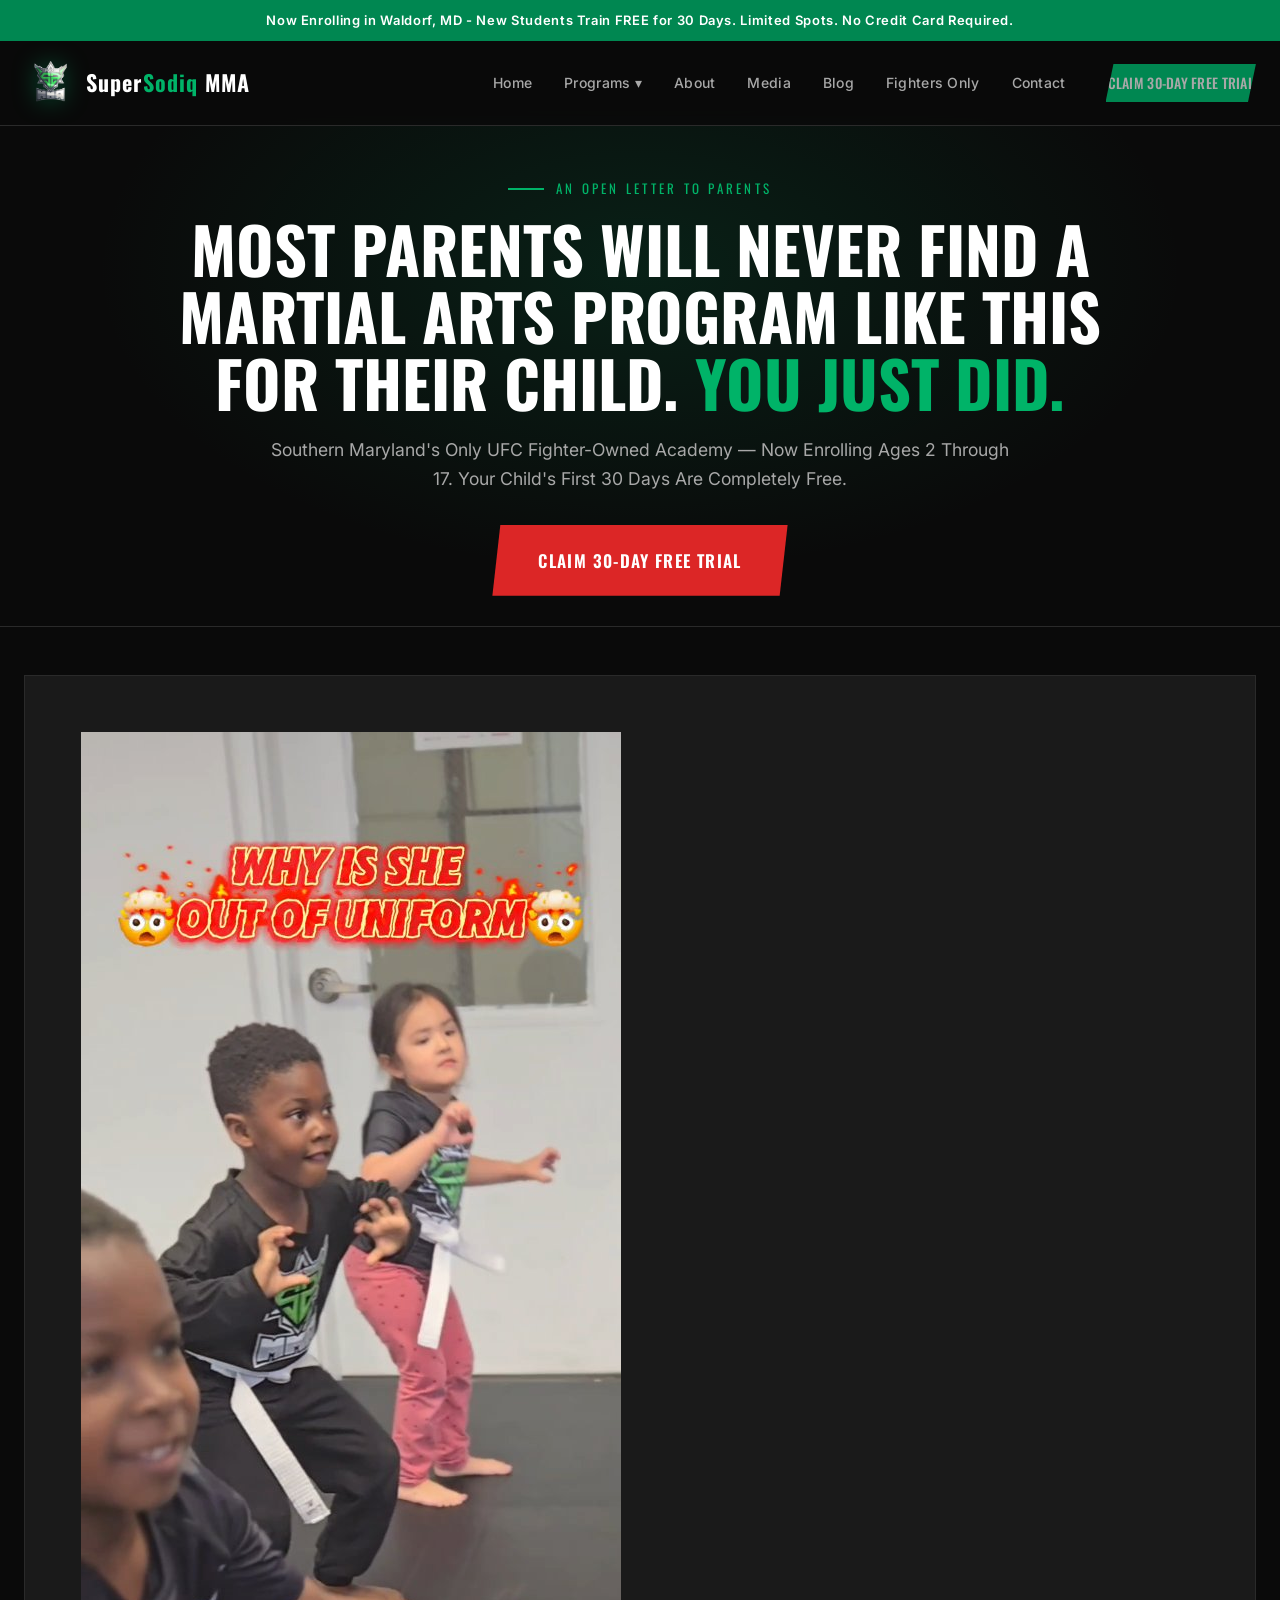
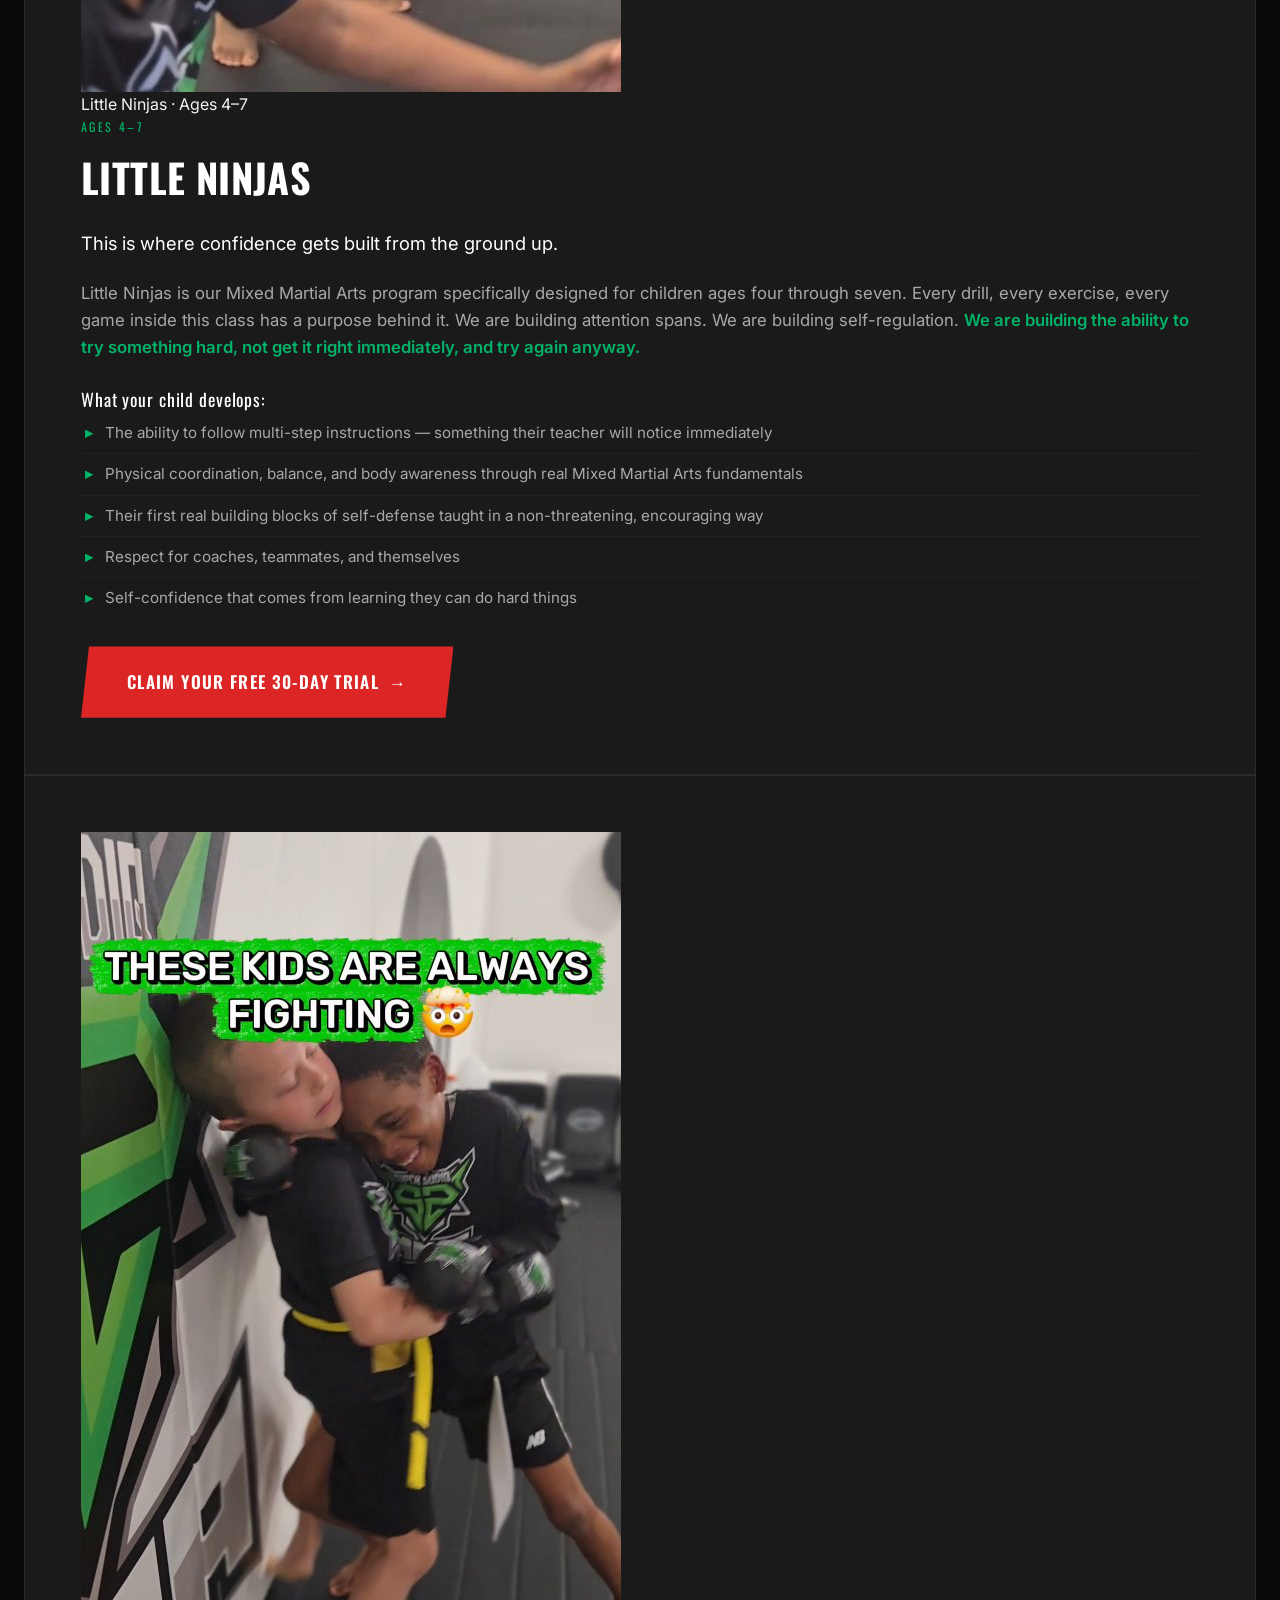
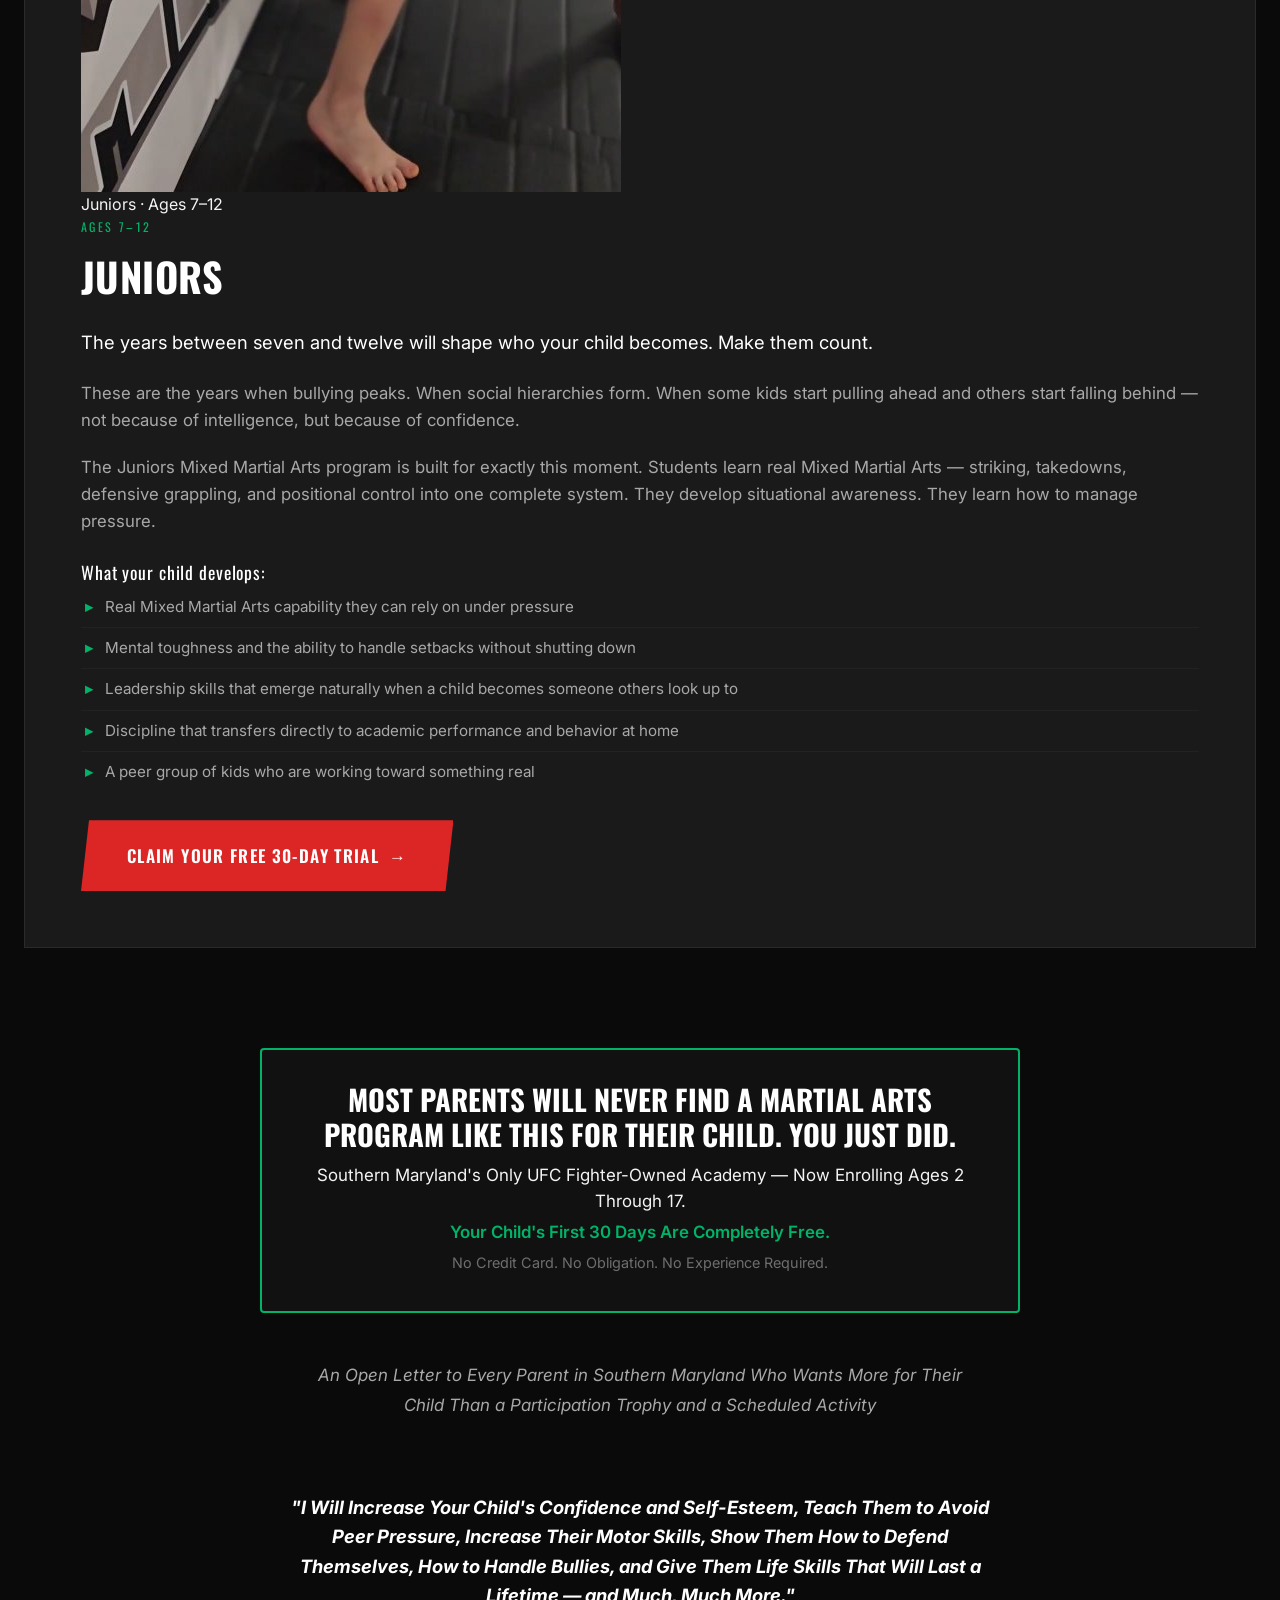
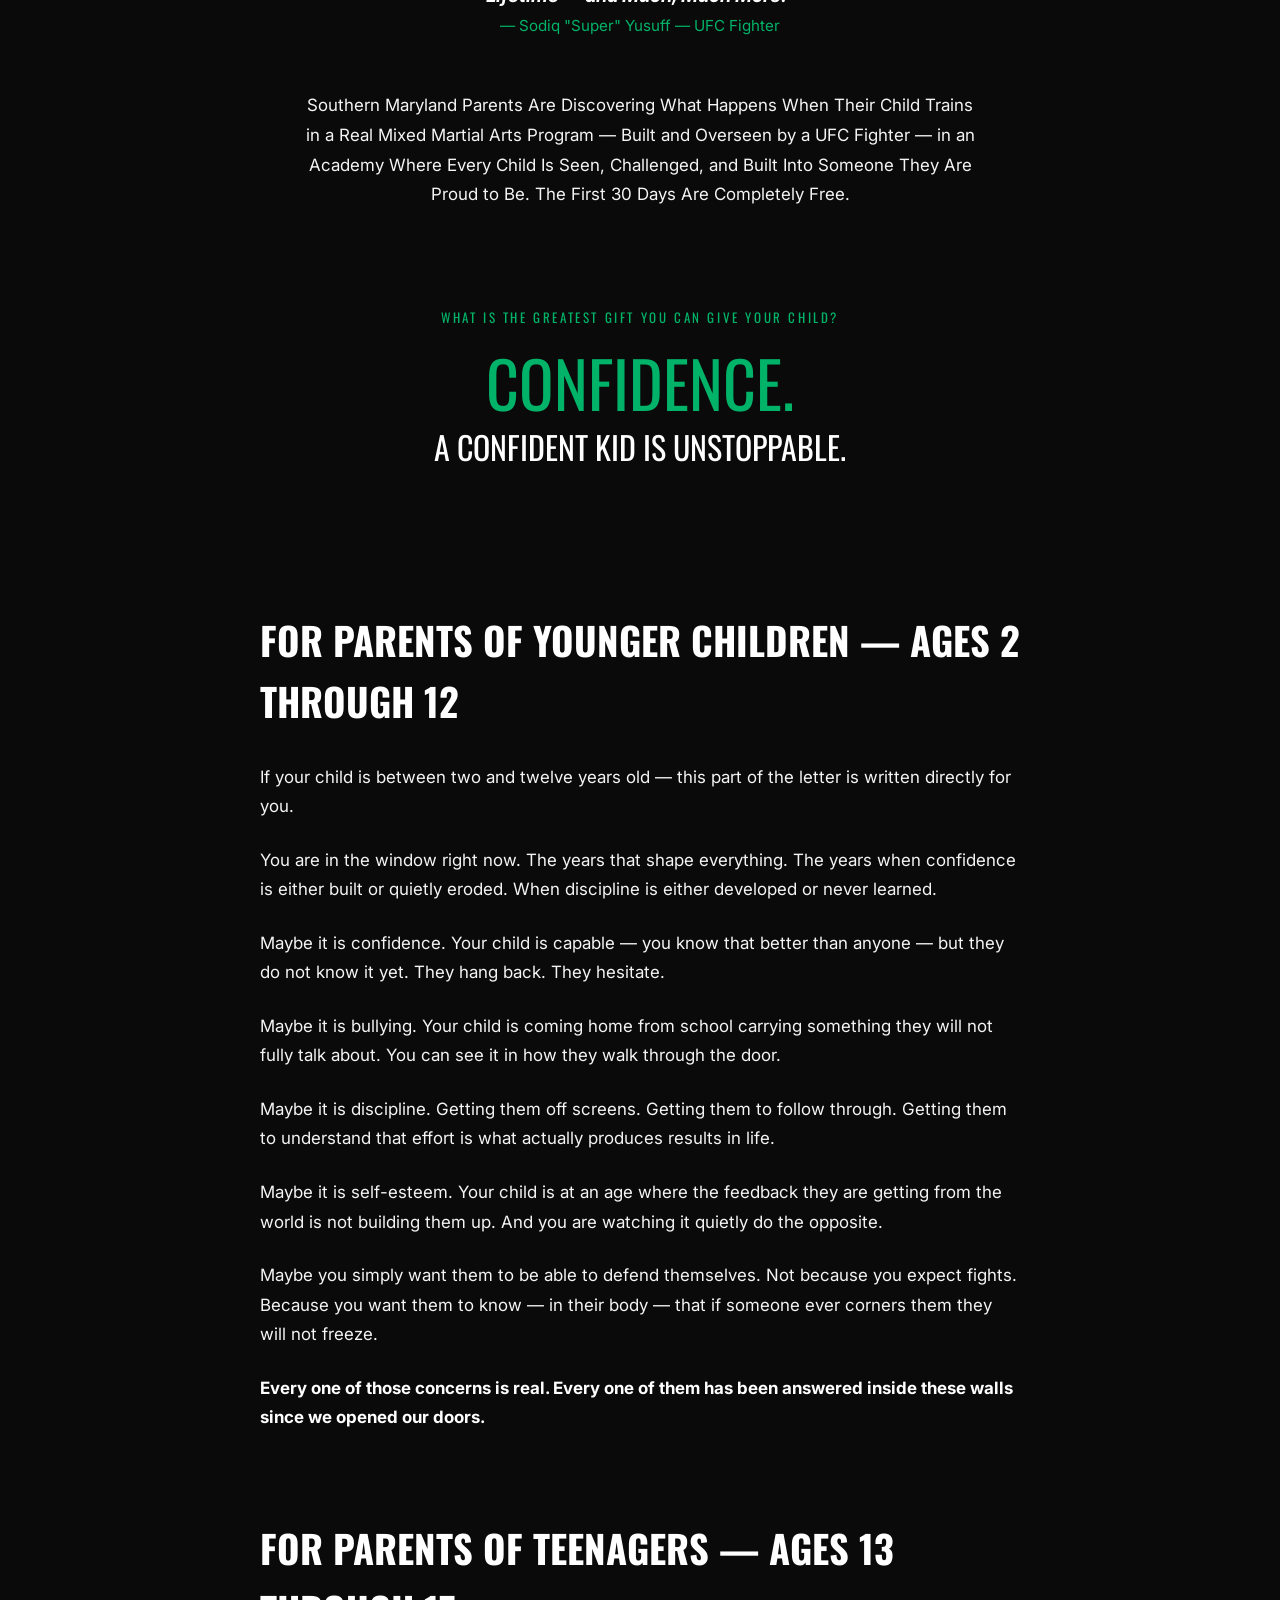
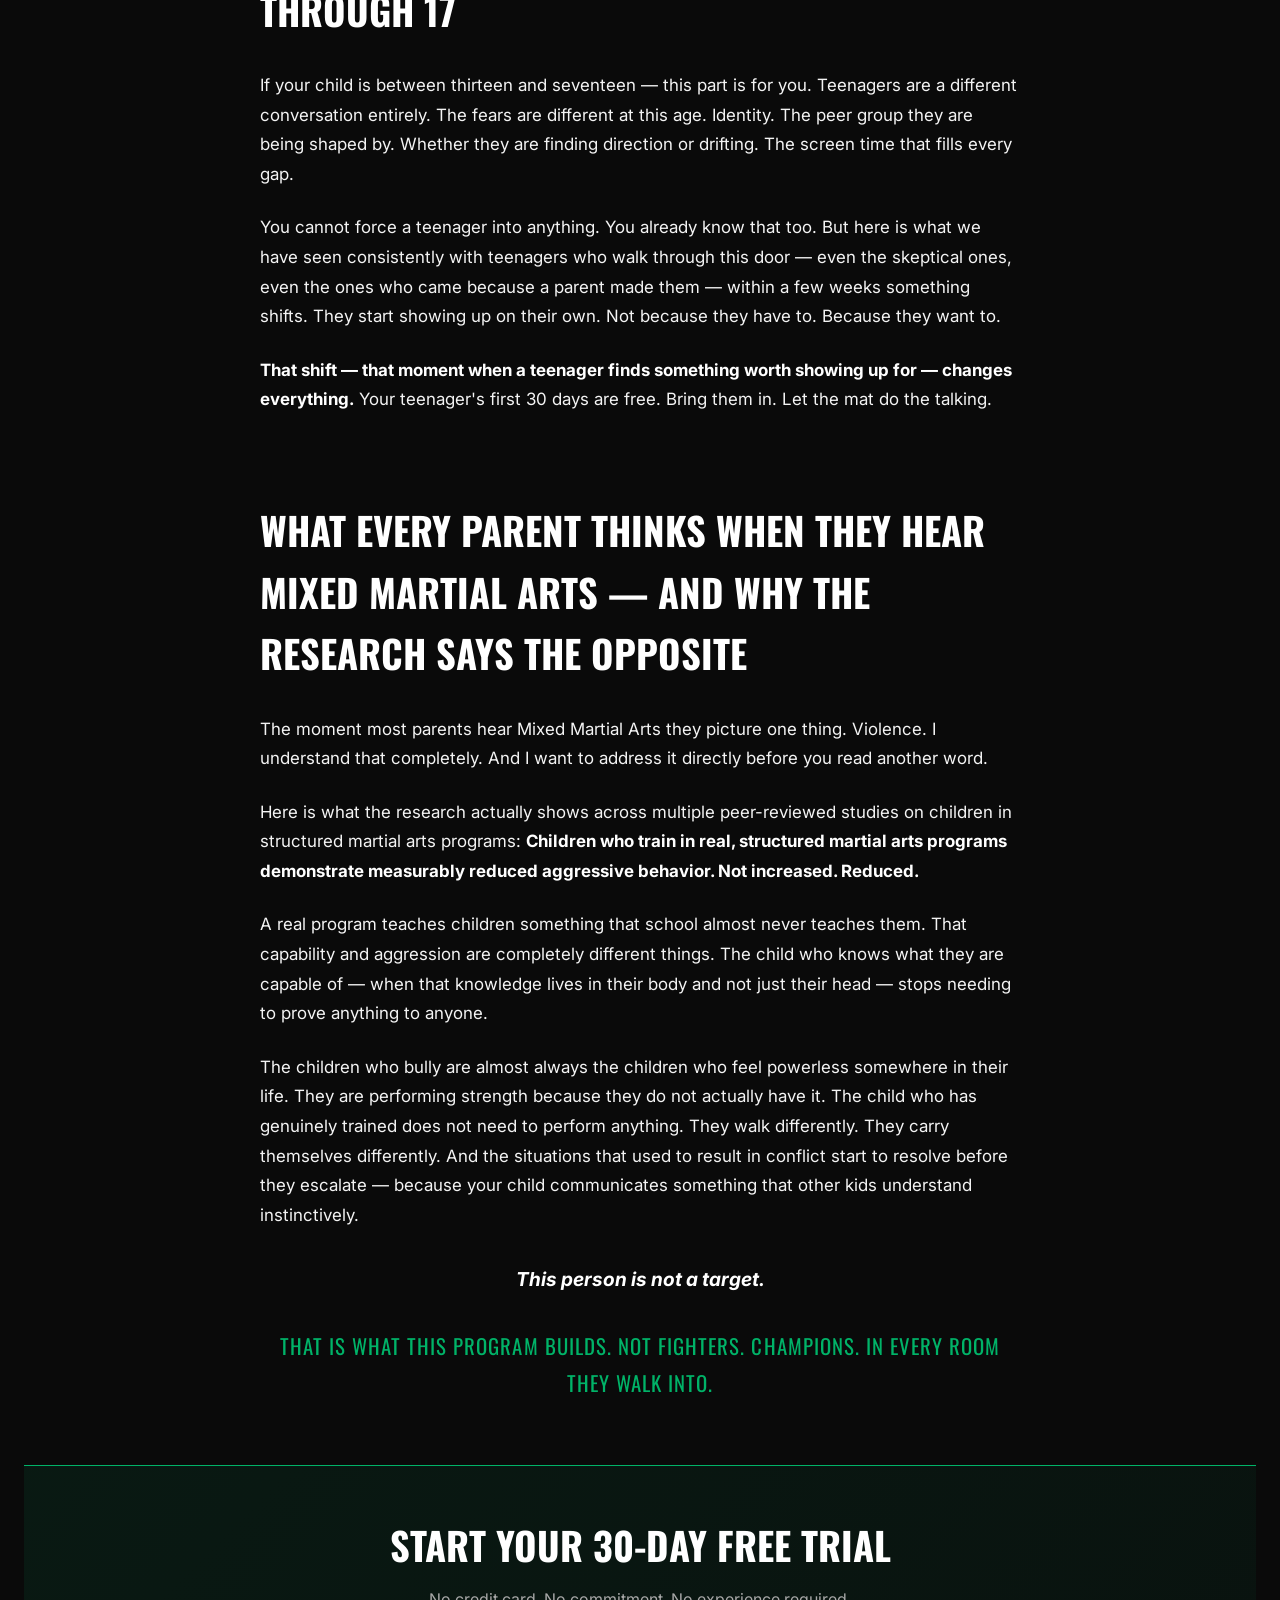
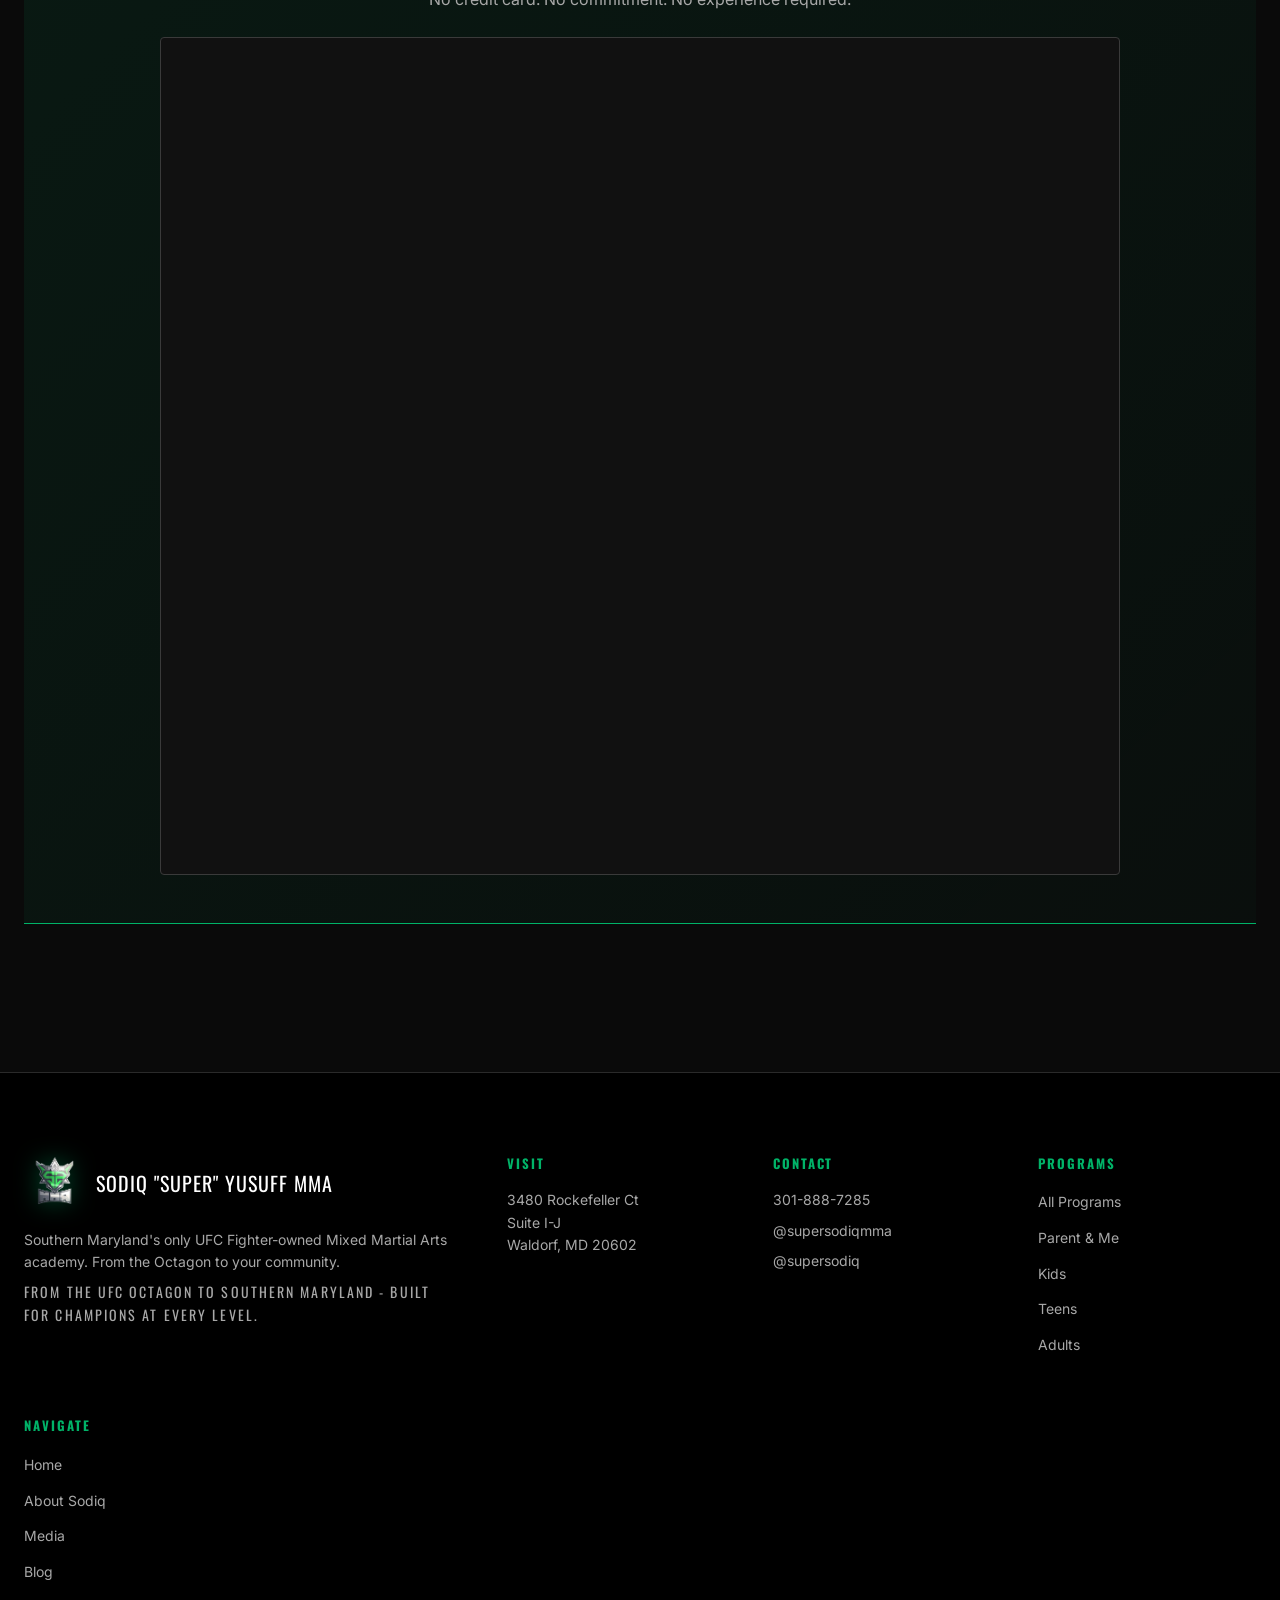
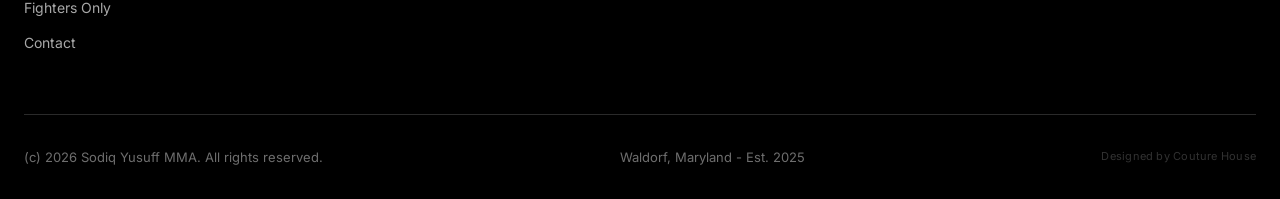
<file: kids.html>
<!DOCTYPE html>
<html lang="en">
<head>
<meta charset="UTF-8" />
<meta name="viewport" content="width=device-width, initial-scale=1.0" />
<title>Kids - Sodiq Yusuff MMA - An Open Letter to Every Parent in Southern Maryland</title>
<meta name="description" content="An open letter to every parent in Southern Maryland from UFC fighter Sodiq Yusuff. Your child's first 30 days are completely free." />
<link rel="preconnect" href="https://fonts.googleapis.com" />
<link rel="preconnect" href="https://fonts.gstatic.com" crossorigin />
<link href="https://fonts.googleapis.com/css2?family=Oswald:wght@400;500;600;700&family=Inter:wght@300;400;500;600;700&display=swap" rel="stylesheet" />
<link rel="stylesheet" href="assets/css/styles.css?v=36" />
<link rel="icon" type="image/png" href="assets/images/super-sodiq-logo.png" />
<style>
  .ded-hero { padding: 60px 24px 30px; text-align: center; background: radial-gradient(ellipse at 50% 30%, rgba(0,135,81,0.18) 0%, transparent 60%), var(--bg); border-bottom: 1px solid var(--border); }
  .ded-hero .kicker { font-family: var(--font-display); font-size: 13px; letter-spacing: 0.25em; text-transform: uppercase; color: var(--nigeria-green-bright); margin-bottom: 16px; }
  .ded-hero h1 { font-family: var(--font-display); font-size: clamp(2rem, 5.5vw, 4rem); text-transform: uppercase; color: var(--white); line-height: 1.05; max-width: 1000px; margin: 0 auto 20px; }
  .ded-hero h1 em { color: var(--nigeria-green-bright); font-style: normal; }
  .ded-hero .lede { max-width: 760px; margin: 0 auto; font-size: 1.1rem; color: var(--text-dim); line-height: 1.6; }
  .letter-prose { max-width: 760px; margin: 0 auto; }
  .letter-prose p { font-size: 1.06rem; line-height: 1.75; margin-bottom: 1.4em; color: var(--text); }
  .letter-prose p strong { color: var(--white); }
  .letter-prose h2 { font-family: var(--font-display); font-size: clamp(1.6rem, 3vw, 2.4rem); text-transform: uppercase; margin: 2.2em 0 0.8em; color: var(--white); }
  .letter-prose h3 { font-family: var(--font-display); font-size: clamp(1.25rem, 2vw, 1.6rem); text-transform: uppercase; margin: 2em 0 0.6em; color: var(--nigeria-green-bright); }
  .letter-prose h4 { font-family: var(--font-display); font-size: 1.1rem; text-transform: uppercase; margin: 1.6em 0 0.4em; color: var(--white); letter-spacing: 0.05em; }
  .letter-prose blockquote { border-left: 3px solid var(--nigeria-green-bright); padding: 8px 0 8px 22px; margin: 1.5em 0; color: var(--text-dim); font-style: italic; }
  .letter-prose ul { margin: 0 0 1.4em 1.2em; }
  .letter-prose ul li { margin-bottom: 0.5em; line-height: 1.6; }
  .pillar { background: var(--bg-2); border: 1px solid var(--border-bright); padding: 28px; margin: 32px 0; border-radius: 4px; }
  .pillar h4 { margin-top: 0; }
  .cta-stripe { text-align: center; padding: 48px 24px; margin: 48px 0; background: linear-gradient(135deg, rgba(0,135,81,0.12), rgba(0,135,81,0.04)); border-top: 1px solid var(--nigeria-green-bright); border-bottom: 1px solid var(--nigeria-green-bright); }
  .cta-stripe h3 { font-family: var(--font-display); font-size: clamp(1.6rem, 3vw, 2.4rem); text-transform: uppercase; color: var(--white); margin: 0 0 12px; }
  .cta-stripe p { color: var(--text-dim); margin: 0 0 24px; }
  .signoff { margin: 40px 0 20px; padding-top: 24px; border-top: 1px solid var(--border); }
  .signoff strong { color: var(--white); }
  .ps-block { background: var(--bg-2); border-left: 3px solid var(--nigeria-green-bright); padding: 20px 24px; margin: 28px 0; border-radius: 0 4px 4px 0; }
  .ps-block p:last-child { margin-bottom: 0; }
  .impact-block { text-align: center; padding: 48px 24px; margin: 48px 0; }
  .impact-block .big { font-family: var(--font-display); font-size: clamp(2rem, 5vw, 3.4rem); text-transform: uppercase; color: var(--white); line-height: 1.1; margin-bottom: 12px; }
  .impact-block .accent { color: var(--nigeria-green-bright); font-size: clamp(2.4rem, 6vw, 4rem); display: block; }
  .johnson-letter { background: var(--bg-2); border: 2px solid var(--nigeria-green-bright); padding: 32px; margin: 0 auto 48px; max-width: 800px; text-align: center; border-radius: 4px; }
  .johnson-letter strong { font-family: var(--font-display); font-size: clamp(1.3rem, 2.5vw, 1.8rem); color: var(--white); display: block; text-transform: uppercase; line-height: 1.2; margin-bottom: 12px; }
  .johnson-letter p { color: var(--text); margin: 6px 0; line-height: 1.5; }
  .johnson-letter .green { color: var(--nigeria-green-bright); font-weight: 600; }
</style>

</head>
<body>

<div id="nav-slot"></div>

<section class="ded-hero">
  <div class="kicker">An Open Letter to Parents</div>
  <h1>Most Parents Will Never Find a Martial Arts Program Like This for Their Child. <em>You Just Did.</em></h1>
  <p class="lede">Southern Maryland's Only UFC Fighter-Owned Academy &mdash; Now Enrolling Ages 2 Through 17. Your Child's First 30 Days Are Completely Free.</p>
  <div style="margin-top:32px;">
    <a href="#trial" class="btn btn-blood btn-lg pulse">Claim 30-Day Free Trial</a>
  </div>
</section>
<!-- ============ PROGRAM CARD ============ -->
<section class="section" style="padding-top:48px;padding-bottom:0;">
  <div class="container">
    <!-- LITTLE NINJAS -->
    <div class="program mb-lg reveal" id="little-ninjas" style="padding:56px;display:block;">
      <div class="program-banner">
        <img src="assets/images/kids-stance-training.jpg" alt="Little Ninjas students in MMA stance during class" loading="lazy" />
        <span class="tag">Little Ninjas · Ages 4–7</span>
      </div>
      <div class="program-age">Ages 4–7</div>
      <h2 class="program-title" style="font-size:clamp(1.75rem,3.5vw,2.5rem);">Little Ninjas</h2>
      <div class="prose">
        <p class="strong" style="color:var(--white);font-size:1.15rem;">This is where confidence gets built from the ground up.</p>
        <p>Little Ninjas is our Mixed Martial Arts program specifically designed for children ages four through seven. Every drill, every exercise, every game inside this class has a purpose behind it. We are building attention spans. We are building self-regulation. <span class="highlight">We are building the ability to try something hard, not get it right immediately, and try again anyway.</span></p>
      </div>
      <p style="font-family:var(--font-display);color:var(--white);letter-spacing:0.05em;margin-top:24px;font-size:1.1rem;">What your child develops:</p>
      <ul>
        <li>The ability to follow multi-step instructions — something their teacher will notice immediately</li>
        <li>Physical coordination, balance, and body awareness through real Mixed Martial Arts fundamentals</li>
        <li>Their first real building blocks of self-defense taught in a non-threatening, encouraging way</li>
        <li>Respect for coaches, teammates, and themselves</li>
        <li>Self-confidence that comes from learning they can do hard things</li>
      </ul>
      <a href="#trial" class="btn btn-blood btn-lg btn-arrow mt-md">Claim Your Free 30-Day Trial</a>
    </div>

    

<!-- JUNIORS -->
    <div class="program mb-lg reveal" id="juniors" style="padding:56px;display:block;">
      <div class="program-banner">
        <img src="assets/images/kids-wrestling-always-fighting.jpg" alt="Juniors students wrestling and grappling at the academy" loading="lazy" />
        <span class="tag">Juniors · Ages 7–12</span>
      </div>
      <div class="program-age">Ages 7–12</div>
      <h2 class="program-title" style="font-size:clamp(1.75rem,3.5vw,2.5rem);">Juniors</h2>
      <div class="prose">
        <p class="strong" style="color:var(--white);font-size:1.15rem;">The years between seven and twelve will shape who your child becomes. Make them count.</p>
        <p>These are the years when bullying peaks. When social hierarchies form. When some kids start pulling ahead and others start falling behind — not because of intelligence, but because of confidence.</p>
        <p>The Juniors Mixed Martial Arts program is built for exactly this moment. Students learn real Mixed Martial Arts — striking, takedowns, defensive grappling, and positional control into one complete system. They develop situational awareness. They learn how to manage pressure.</p>
      </div>
      <p style="font-family:var(--font-display);color:var(--white);letter-spacing:0.05em;margin-top:24px;font-size:1.1rem;">What your child develops:</p>
      <ul>
        <li>Real Mixed Martial Arts capability they can rely on under pressure</li>
        <li>Mental toughness and the ability to handle setbacks without shutting down</li>
        <li>Leadership skills that emerge naturally when a child becomes someone others look up to</li>
        <li>Discipline that transfers directly to academic performance and behavior at home</li>
        <li>A peer group of kids who are working toward something real</li>
      </ul>
      <a href="#trial" class="btn btn-blood btn-lg btn-arrow mt-md">Claim Your Free 30-Day Trial</a>
    </div>

    
  </div>
</section>


<section class="section">
  <div class="container">
    <div class="letter-prose">
<!-- ===== KIDS SALES LETTER — VERBATIM ===== -->

<div class="johnson-letter">
  <strong>Most Parents Will Never Find a Martial Arts Program Like This for Their Child. You Just Did.</strong>
  <p>Southern Maryland's Only UFC Fighter-Owned Academy &mdash; Now Enrolling Ages 2 Through 17.</p>
  <p class="green">Your Child's First 30 Days Are Completely Free.</p>
  <p style="font-size:0.9rem;color:var(--text-muted);">No Credit Card. No Obligation. No Experience Required.</p>
</div>

<p style="text-align:center;font-style:italic;color:var(--text-dim);max-width:680px;margin:0 auto 48px;">An Open Letter to Every Parent in Southern Maryland Who Wants More for Their Child Than a Participation Trophy and a Scheduled Activity</p>

<blockquote style="font-size:1.15rem;text-align:center;border:none;padding:24px;color:var(--white);"><strong>"I Will Increase Your Child's Confidence and Self-Esteem, Teach Them to Avoid Peer Pressure, Increase Their Motor Skills, Show Them How to Defend Themselves, How to Handle Bullies, and Give Them Life Skills That Will Last a Lifetime &mdash; and Much, Much More."</strong><br/><span style="color:var(--nigeria-green-bright);font-style:normal;font-size:0.95rem;">&mdash; Sodiq "Super" Yusuff &mdash; UFC Fighter</span></blockquote>

<p style="text-align:center;color:var(--text);max-width:680px;margin:0 auto 48px;">Southern Maryland Parents Are Discovering What Happens When Their Child Trains in a Real Mixed Martial Arts Program &mdash; Built and Overseen by a UFC Fighter &mdash; in an Academy Where Every Child Is Seen, Challenged, and Built Into Someone They Are Proud to Be. The First 30 Days Are Completely Free.</p>

<div class="impact-block">
  <p style="color:var(--nigeria-green-bright);font-family:var(--font-display);letter-spacing:0.2em;font-size:13px;text-transform:uppercase;">What Is the Greatest Gift You Can Give Your Child?</p>
  <p class="big"><span class="accent">CONFIDENCE.</span></p>
  <p class="big" style="font-size:clamp(1.4rem,3vw,2rem);">A Confident Kid Is Unstoppable.</p>
</div>

<h2>For Parents of Younger Children &mdash; Ages 2 Through 12</h2>

<p>If your child is between two and twelve years old &mdash; this part of the letter is written directly for you.</p>

<p>You are in the window right now. The years that shape everything. The years when confidence is either built or quietly eroded. When discipline is either developed or never learned.</p>

<p>Maybe it is confidence. Your child is capable &mdash; you know that better than anyone &mdash; but they do not know it yet. They hang back. They hesitate.</p>

<p>Maybe it is bullying. Your child is coming home from school carrying something they will not fully talk about. You can see it in how they walk through the door.</p>

<p>Maybe it is discipline. Getting them off screens. Getting them to follow through. Getting them to understand that effort is what actually produces results in life.</p>

<p>Maybe it is self-esteem. Your child is at an age where the feedback they are getting from the world is not building them up. And you are watching it quietly do the opposite.</p>

<p>Maybe you simply want them to be able to defend themselves. Not because you expect fights. Because you want them to know &mdash; in their body &mdash; that if someone ever corners them they will not freeze.</p>

<p><strong>Every one of those concerns is real. Every one of them has been answered inside these walls since we opened our doors.</strong></p>

<h2>For Parents of Teenagers &mdash; Ages 13 Through 17</h2>

<p>If your child is between thirteen and seventeen &mdash; this part is for you. Teenagers are a different conversation entirely. The fears are different at this age. Identity. The peer group they are being shaped by. Whether they are finding direction or drifting. The screen time that fills every gap.</p>

<p>You cannot force a teenager into anything. You already know that too. But here is what we have seen consistently with teenagers who walk through this door &mdash; even the skeptical ones, even the ones who came because a parent made them &mdash; within a few weeks something shifts. They start showing up on their own. Not because they have to. Because they want to.</p>

<p><strong>That shift &mdash; that moment when a teenager finds something worth showing up for &mdash; changes everything.</strong> Your teenager's first 30 days are free. Bring them in. Let the mat do the talking.</p>

<h2>What Every Parent Thinks When They Hear Mixed Martial Arts &mdash; And Why the Research Says the Opposite</h2>

<p>The moment most parents hear Mixed Martial Arts they picture one thing. Violence. I understand that completely. And I want to address it directly before you read another word.</p>

<p>Here is what the research actually shows across multiple peer-reviewed studies on children in structured martial arts programs: <strong>Children who train in real, structured martial arts programs demonstrate measurably reduced aggressive behavior. Not increased. Reduced.</strong></p>

<p>A real program teaches children something that school almost never teaches them. That capability and aggression are completely different things. The child who knows what they are capable of &mdash; when that knowledge lives in their body and not just their head &mdash; stops needing to prove anything to anyone.</p>

<p>The children who bully are almost always the children who feel powerless somewhere in their life. They are performing strength because they do not actually have it. The child who has genuinely trained does not need to perform anything. They walk differently. They carry themselves differently. And the situations that used to result in conflict start to resolve before they escalate &mdash; because your child communicates something that other kids understand instinctively.</p>

<p style="text-align:center;color:var(--white);font-style:italic;font-size:1.2rem;margin:32px 0;"><strong>This person is not a target.</strong></p>

<p style="text-align:center;font-family:var(--font-display);text-transform:uppercase;letter-spacing:0.05em;color:var(--nigeria-green-bright);font-size:1.3rem;">That is what this program builds. Not fighters. Champions. In every room they walk into.</p>

    </div>

    <div id="trial" class="cta-stripe" style="margin-top:64px;">
      <h3>Start Your 30-Day Free Trial</h3>
      <p>No credit card. No commitment. No experience required.</p>
      <div class="ghl-booking reveal" style="max-width:960px;margin:0 auto;background:var(--bg-2);border:1px solid var(--border-bright);border-radius:4px;padding:24px;">
      <iframe src="https://api.leadconnectorhq.com/widget/booking/i8u9HxxLZCtRtth3QFN7"
              style="width:100%;border:none;overflow:hidden;min-height:780px;"
              scrolling="no"
              id="i8u9HxxLZCtRtth3QFN7_kids_widget"></iframe>
    </div>
    <script src="https://link.msgsndr.com/js/form_embed.js" type="text/javascript"></script>
    </div>
  </div>
</section>

<div id="footer-slot"></div>



<script src="assets/js/partials.js?v=36"></script>
<script src="assets/js/main.js?v=36"></script>
</body>
</html>
</file>
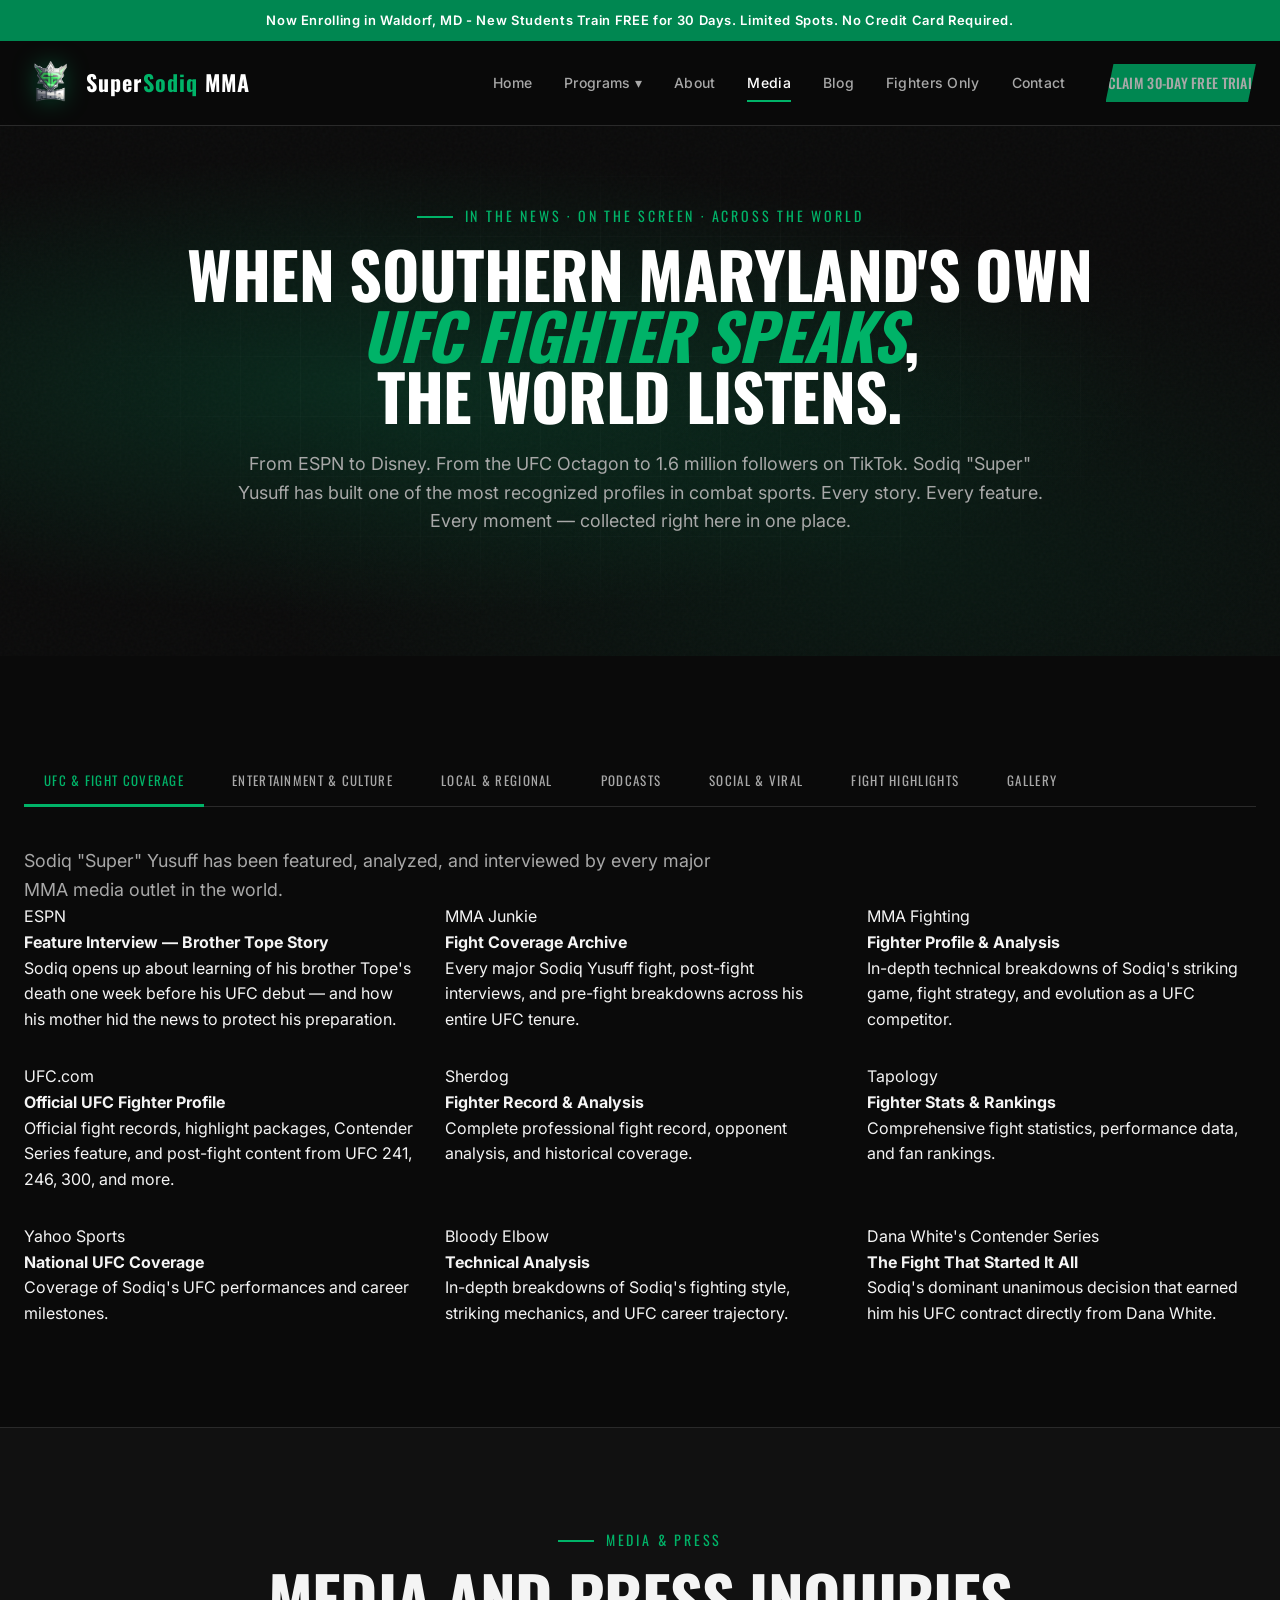
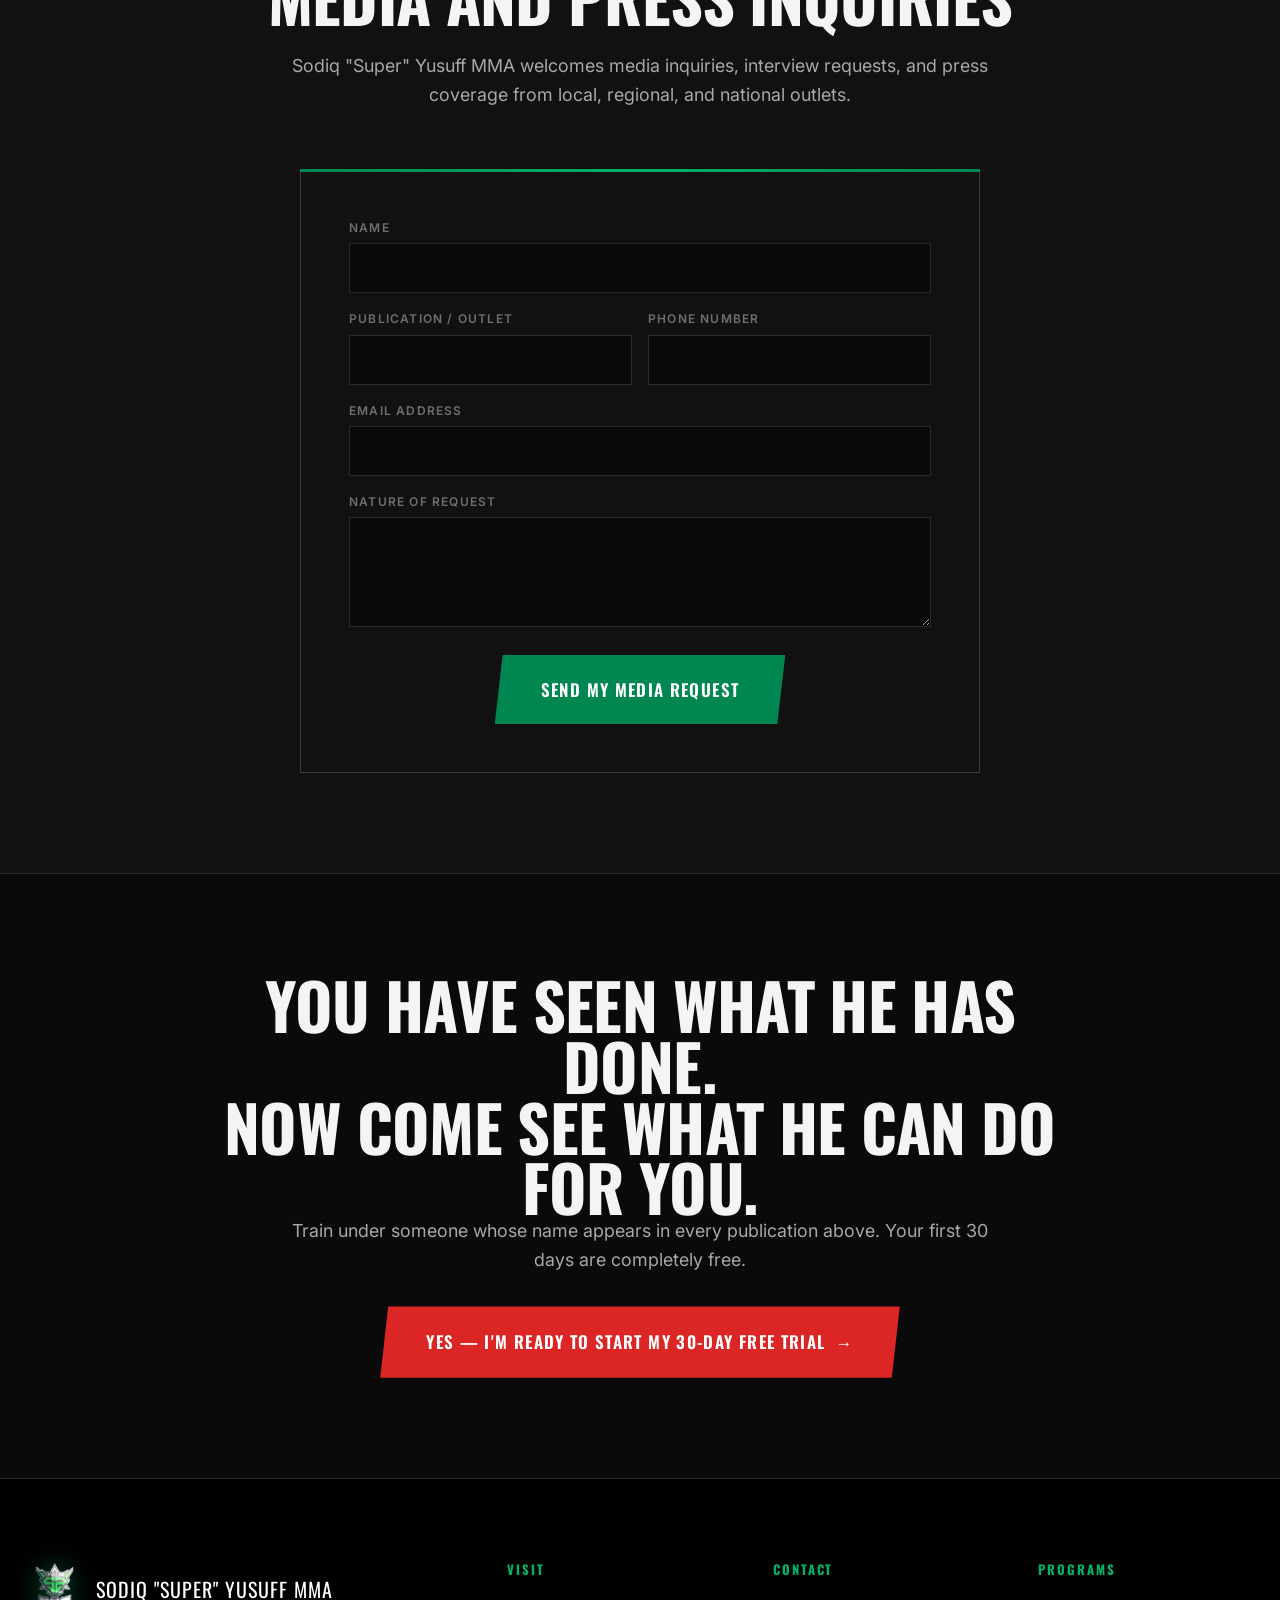
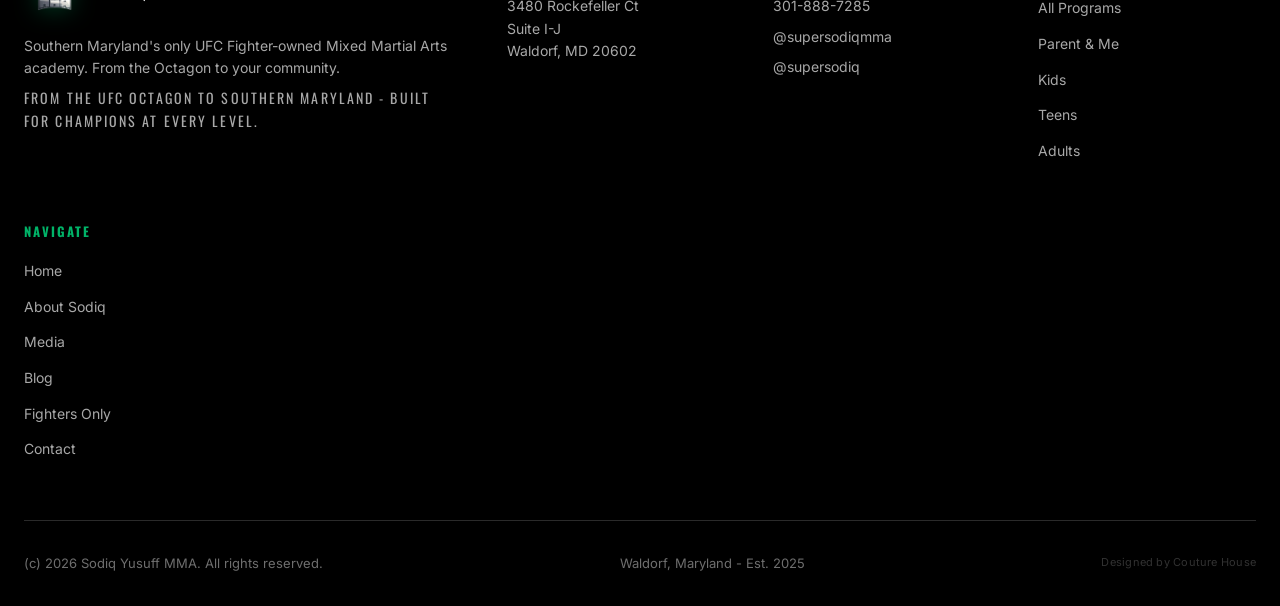
<file: media.html>
<!DOCTYPE html>
<html lang="en">
<head>
<meta charset="UTF-8" />
<meta name="viewport" content="width=device-width, initial-scale=1.0" />
<title>Media — Sodiq "Super" Yusuff</title>
<meta name="description" content="From ESPN to Disney. From the UFC Octagon to 1.6 million followers on TikTok. Every story. Every feature. Every moment." />
<link rel="preconnect" href="https://fonts.googleapis.com" />
<link rel="preconnect" href="https://fonts.gstatic.com" crossorigin />
<link href="https://fonts.googleapis.com/css2?family=Oswald:wght@400;500;600;700&family=Inter:wght@300;400;500;600;700&display=swap" rel="stylesheet" />
<link rel="stylesheet" href="assets/css/styles.css?v=36" />
<link rel="icon" type="image/png" href="assets/images/super-sodiq-logo.png" />
<style>
  .highlight-card {
    position: relative;
    aspect-ratio: 16/9;
    background: var(--bg-3);
    border: 1px solid var(--border);
    display: flex; flex-direction: column; justify-content: flex-end;
    padding: 24px;
    overflow: hidden;
    transition: all 0.3s var(--ease);
  }
  .highlight-card:hover { border-color: var(--nigeria-green-bright); }
  .highlight-card::before {
    content: '▶';
    position: absolute;
    top: 50%; left: 50%;
    transform: translate(-50%, -50%);
    width: 72px; height: 72px;
    background: rgba(0, 135, 81, 0.9);
    color: white;
    border-radius: 50%;
    display: flex; align-items: center; justify-content: center;
    font-size: 24px;
    padding-left: 4px;
    transition: all 0.3s;
  }
  .highlight-card:hover::before {
    background: var(--nigeria-green-bright);
    transform: translate(-50%, -50%) scale(1.1);
  }
  .highlight-card::after {
    content: '';
    position: absolute; inset: 0;
    background: linear-gradient(180deg, rgba(0,0,0,0.2) 0%, rgba(0,0,0,0.85) 100%);
  }
  .highlight-card > * { position: relative; z-index: 1; }
  .highlight-meta { font-family: var(--font-display); font-size: 11px; letter-spacing: 0.2em; color: var(--nigeria-green-bright); }
  .highlight-card h4 { font-family: var(--font-display); font-size: 1.25rem; color: var(--white); margin-top: 4px; letter-spacing: 0.01em; line-height: 1.2; }
  .highlight-card p { font-size: 0.85rem; color: var(--text-dim); margin-top: 8px; }
  .social-card {
    padding: 32px;
    background: var(--surface);
    border: 1px solid var(--border);
    text-align: center;
    transition: all 0.3s;
  }
  .social-card:hover { border-color: var(--nigeria-green-bright); transform: translateY(-4px); }
  .social-card .social-num {
    font-family: var(--font-display); font-size: 3rem;
    color: var(--nigeria-green-bright); line-height: 1;
  }
  .social-card h4 { font-family: var(--font-display); margin: 12px 0 8px; letter-spacing: 0.05em; text-transform: uppercase; color: var(--white); }
</style>

</head>
<body>

<div id="nav-slot"></div>

<section class="hero" style="min-height:60vh;">
  <div class="hero-bg"></div>
  <div class="hero-content">
    <div class="kicker reveal">In the News · On the Screen · Across the World</div>
    <h1 class="hero-headline reveal reveal-delay-1" style="font-size:clamp(2rem,5vw,4.5rem);">
      When Southern Maryland's own<br/>
      <span class="accent">UFC fighter speaks</span>,<br/>
      the world listens.
    </h1>
    <p class="hero-sub reveal reveal-delay-2">From ESPN to Disney. From the UFC Octagon to 1.6 million followers on TikTok. Sodiq "Super" Yusuff has built one of the most recognized profiles in combat sports. Every story. Every feature. Every moment — collected right here in one place.</p>
  </div>
</section>

<section class="section">
  <div class="container" data-tabs>
    <div class="tabs">
      <button class="tab active" data-tab="ufc">UFC & Fight Coverage</button>
      <button class="tab" data-tab="entertainment">Entertainment & Culture</button>
      <button class="tab" data-tab="local">Local & Regional</button>
      <button class="tab" data-tab="podcasts">Podcasts</button>
      <button class="tab" data-tab="social">Social & Viral</button>
      <button class="tab" data-tab="highlights">Fight Highlights</button>
      <button class="tab" data-tab="gallery">Gallery</button>
    </div>

    <!-- UFC & FIGHT -->
    <div class="tab-panel active" data-panel="ufc">
      <p class="lede mb-lg reveal">Sodiq "Super" Yusuff has been featured, analyzed, and interviewed by every major MMA media outlet in the world.</p>
      <div class="grid-3">
        <a href="https://www.espn.com/mma/story/_/id/25451469/ufc-sodiq-yusuff-discusses-emotional-debut-win-brother-passing" target="_blank" rel="noopener" class="media-card reveal"><div class="media-outlet">ESPN</div><h4>Feature Interview — Brother Tope Story</h4><p>Sodiq opens up about learning of his brother Tope's death one week before his UFC debut — and how his mother hid the news to protect his preparation.</p></a>
        <a href="https://mmajunkie.usatoday.com/?s=Sodiq+Yusuff" target="_blank" rel="noopener" class="media-card reveal reveal-delay-1"><div class="media-outlet">MMA Junkie</div><h4>Fight Coverage Archive</h4><p>Every major Sodiq Yusuff fight, post-fight interviews, and pre-fight breakdowns across his entire UFC tenure.</p></a>
        <a href="https://www.mmafighting.com/search?q=Sodiq+Yusuff" target="_blank" rel="noopener" class="media-card reveal reveal-delay-2"><div class="media-outlet">MMA Fighting</div><h4>Fighter Profile & Analysis</h4><p>In-depth technical breakdowns of Sodiq's striking game, fight strategy, and evolution as a UFC competitor.</p></a>
        <a href="https://www.ufc.com/athlete/sodiq-yusuff" target="_blank" rel="noopener" class="media-card reveal"><div class="media-outlet">UFC.com</div><h4>Official UFC Fighter Profile</h4><p>Official fight records, highlight packages, Contender Series feature, and post-fight content from UFC 241, 246, 300, and more.</p></a>
        <a href="https://www.sherdog.com/fighter/Sodiq-Yusuff-152359" target="_blank" rel="noopener" class="media-card reveal reveal-delay-1"><div class="media-outlet">Sherdog</div><h4>Fighter Record & Analysis</h4><p>Complete professional fight record, opponent analysis, and historical coverage.</p></a>
        <a href="https://www.tapology.com/fightcenter/fighters/58362-sodiq-yusuff" target="_blank" rel="noopener" class="media-card reveal reveal-delay-2"><div class="media-outlet">Tapology</div><h4>Fighter Stats & Rankings</h4><p>Comprehensive fight statistics, performance data, and fan rankings.</p></a>
        <a href="https://sports.yahoo.com/article/where-heck-sodiq-yusuff-000000316.html" target="_blank" rel="noopener" class="media-card reveal"><div class="media-outlet">Yahoo Sports</div><h4>National UFC Coverage</h4><p>Coverage of Sodiq's UFC performances and career milestones.</p></a>
        <a href="https://bloodyelbow.com/tag/sodiq-yusuff/" target="_blank" rel="noopener" class="media-card reveal reveal-delay-1"><div class="media-outlet">Bloody Elbow</div><h4>Technical Analysis</h4><p>In-depth breakdowns of Sodiq's fighting style, striking mechanics, and UFC career trajectory.</p></a>
        <a href="https://www.youtube.com/watch?v=r8F-nXrao6g" target="_blank" rel="noopener" class="media-card reveal reveal-delay-2"><div class="media-outlet">Dana White's Contender Series</div><h4>The Fight That Started It All</h4><p>Sodiq's dominant unanimous decision that earned him his UFC contract directly from Dana White.</p></a>
      </div>
    </div>

    <!-- ENTERTAINMENT -->
    <div class="tab-panel" data-panel="entertainment">
      <p class="lede mb-lg reveal">Beyond the Octagon — a UFC fighter who became a cultural icon.</p>
      <div class="grid-2">
        <a href="https://www.essentiallysports.com/ufc-mma-news-sodiq-yusuff-disney-connection-all-about-ufc-stars-role-in-iwaju/" target="_blank" rel="noopener" class="media-card reveal"><div class="media-outlet">Disney+ · Iwaju</div><h4>Voice of Sunday Adelekan</h4><p>Sodiq voices Sunday Adelekan in <em>Iwaju</em> — the first Disney+ animated series ever centered on Nigerian culture and the city of Lagos. He voiced all six episodes.</p></a>
        <a href="https://www.tiktok.com/@supersodiq" target="_blank" rel="noopener" class="media-card reveal reveal-delay-1"><div class="media-outlet">TikTok · @supersodiq</div><h4>Unprofessional Breakdown</h4><p>1.6 million followers. One of the most recognized recurring content formats in MMA social media.</p></a>
        <a href="https://www.youtube.com/@supersodiq" target="_blank" rel="noopener" class="media-card reveal"><div class="media-outlet">YouTube</div><h4>Unprofessional Breakdown Archive</h4><p>The full archive of Sodiq's comedic, sharp, and genuinely knowledgeable UFC fight card previews.</p></a>
        <a href="https://supersodiq.substack.com/" target="_blank" rel="noopener" class="media-card reveal reveal-delay-1"><div class="media-outlet">Substack</div><h4>Super Squad Letter</h4><p>Over 100 published issues — MMA analysis, training philosophy, anime, pop culture, and life perspective.</p></a>
      </div>
    </div>

    <!-- LOCAL -->
    <div class="tab-panel" data-panel="local">
      <p class="lede mb-lg reveal">Southern Maryland's Own — covered close to home.</p>
      <div class="grid-3">
        <div class="media-card reveal"><div class="media-outlet">Local Press</div><h4>Academy Opening Coverage</h4><p>Waldorf, Charles County coverage of the first UFC fighter-owned academy in the region. More links coming soon.</p></div>
        <div class="media-card reveal reveal-delay-1"><div class="media-outlet">PG County</div><h4>Hometown Feature</h4><p>Bladensburg High School roots, DMV wrestling story. The kid who rode a 2-hour bus to train. Coming soon.</p></div>
        <div class="media-card reveal reveal-delay-2"><div class="media-outlet">Community</div><h4>Youth Development</h4><p>Belt ceremonies, local youth events, community engagement. Coming soon.</p></div>
      </div>
    </div>

    <!-- PODCASTS -->
    <div class="tab-panel" data-panel="podcasts">
      <p class="lede mb-lg reveal">Guest appearances across the biggest MMA podcasts.</p>
      <div class="grid-2">
        <div class="media-card reveal"><div class="media-outlet">UFC Official</div><h4>Podcast & Media Appearances</h4><p>UFC-produced features, pre-fight interviews, official media day coverage.</p></div>
        <div class="media-card reveal reveal-delay-1"><div class="media-outlet">MMA Podcasts</div><h4>Guest Appearances</h4><p>Guest spots across the biggest MMA podcast networks. Full archive being populated.</p></div>
      </div>
    </div>

    <!-- SOCIAL -->
    <div class="tab-panel" data-panel="social">
      <p class="lede mb-lg reveal">1.6 million followers did not happen by accident.</p>
      <div class="grid-4">
        <a href="https://www.tiktok.com/@supersodiq" target="_blank" rel="noopener" class="social-card reveal">
          <div class="social-num">1.6M</div>
          <h4>TikTok</h4>
          <p style="color:var(--text-dim);font-size:0.85rem;">@supersodiq · Unprofessional Breakdown</p>
        </a>
        <a href="https://instagram.com/supersodiqmma" target="_blank" rel="noopener" class="social-card reveal reveal-delay-1">
          <div class="social-num">123K</div>
          <h4>Instagram</h4>
          <p style="color:var(--text-dim);font-size:0.85rem;">@supersodiqmma</p>
        </a>
        <a href="https://x.com/Super_Sodiq" target="_blank" rel="noopener" class="social-card reveal reveal-delay-2">
          <div class="social-num">30.6K</div>
          <h4>Twitter / X</h4>
          <p style="color:var(--text-dim);font-size:0.85rem;">@Super_Sodiq</p>
        </a>
        <a href="https://www.youtube.com/@supersodiq" target="_blank" rel="noopener" class="social-card reveal reveal-delay-3">
          <div class="social-num">YT</div>
          <h4>YouTube</h4>
          <p style="color:var(--text-dim);font-size:0.85rem;">Unprofessional Breakdown Archive</p>
        </a>
      </div>
    </div>

    <!-- HIGHLIGHTS -->
    <div class="tab-panel" data-panel="highlights">
      <p class="lede mb-lg reveal">Inside the Octagon — the performances that built the reputation.</p>
      <div class="grid-2">
        <a href="https://www.tapology.com/fightcenter/bouts/394389-ufc-fight-night-142-super-sodiq-yusuff-vs-suman-mokhtarian" target="_blank" rel="noopener" class="highlight-card reveal" style="background-image:url('assets/images/sodiq-ufc-flex-portrait.jpg');background-size:cover;background-position:center;">
          <div class="highlight-meta">UFC Debut · Adelaide · 2018</div>
          <h4>vs Suman Mokhtarian — KO R1</h4>
          <p>One week after the death of his brother. Performance of the Night · $50,000 bonus.</p>
        </a>
        <a href="https://www.cbssports.com/mma/news/ufc-241-results-highlights-sodiq-yusuff-scores-brilliant-tko-of-gabriel-benitez-in-barnburner/" target="_blank" rel="noopener" class="highlight-card reveal reveal-delay-1" style="background-image:url('assets/images/sodiq-ufc-celebration-nigeria.jpg');background-size:cover;background-position:center top;">
          <div class="highlight-meta">UFC 241 · August 2019</div>
          <h4>vs Gabriel Benítez — KO R1</h4>
          <p>One of the most spectacular knockouts of Sodiq's UFC career.</p>
        </a>
        <a href="https://sports.yahoo.com/ufc-fight-night-211-video-001100475.html" target="_blank" rel="noopener" class="highlight-card reveal" style="background-image:url('assets/images/sodiq-ufc-submission-ground.jpg');background-size:cover;background-position:center;">
          <div class="highlight-meta">UFC Fight Night · 2022</div>
          <h4>vs Don Shainis — Submission · 0:30</h4>
          <p>Guillotine choke. The fastest finish of Sodiq's UFC career.</p>
        </a>
        <a href="https://cagesidepress.com/2022/03/12/ufc-vegas-50-sodiq-yusuff-vs-alex-caceres/" target="_blank" rel="noopener" class="highlight-card reveal reveal-delay-1" style="background-image:url('assets/images/sodiq-training-boxing-defense.jpg');background-size:cover;background-position:center;">
          <div class="highlight-meta">UFC Fight Night · Alex Cáceres</div>
          <h4>Unanimous Decision — Leg Kick Clinic</h4>
          <p>A masterclass in leg kick accumulation and distance management.</p>
        </a>
        <a href="https://www.tapology.com/fightcenter/bouts/469773-ufc-246-andre-touchy-fili-vs-super-sodiq-yusuff" target="_blank" rel="noopener" class="highlight-card reveal" style="background-image:url('assets/images/sodiq-ufc-portrait-profile.jpg');background-size:cover;background-position:center top;">
          <div class="highlight-meta">UFC 246 · McGregor vs Cerrone</div>
          <h4>vs Andre Fili — Unanimous Decision</h4>
          <p>Competing on the biggest card of the year alongside McGregor vs Cerrone.</p>
        </a>
        <a href="https://bloodyelbow.com/2023/10/14/ufc-fight-night-yusuff-barboza-results/" target="_blank" rel="noopener" class="highlight-card reveal reveal-delay-1" style="background-image:url('assets/images/sodiq-gym-profile-cage.jpg');background-size:cover;background-position:center;">
          <div class="highlight-meta">UFC 300 · April 2024</div>
          <h4>vs Edson Barboza — Fight of the Night</h4>
          <p>UFC 300. The biggest card in UFC history. Fight of the Night honors.</p>
        </a>
      </div>
    </div>

    <!-- GALLERY -->
    <div class="tab-panel" data-panel="gallery">
      <p class="lede mb-lg reveal">The career in photos.</p>
      <div class="grid-3">
        <div class="fight-frame reveal"><img src="assets/images/sodiq-ufc-flex-portrait.jpg" alt="Sodiq Yusuff UFC portrait flexing" loading="lazy" /></div>
        <div class="fight-frame reveal reveal-delay-1"><img src="assets/images/sodiq-ufc-submission-ground.jpg" alt="Sodiq in UFC fight on the ground" loading="lazy" /></div>
        <div class="fight-frame reveal reveal-delay-2"><img src="assets/images/sodiq-ufc-celebration-nigeria.jpg" alt="Sodiq UFC celebration with Nigerian headband" loading="lazy" /></div>
        <div class="fight-frame reveal"><img src="assets/images/sodiq-training-cardio-intense.jpg" alt="Sodiq in intense cardio training" loading="lazy" /></div>
        <div class="fight-frame reveal reveal-delay-1"><img src="assets/images/sodiq-training-boxing-defense.jpg" alt="Sodiq boxing training defensive stance" loading="lazy" /></div>
        <div class="fight-frame reveal reveal-delay-2"><img src="assets/images/sodiq-gym-profile-cage.jpg" alt="Sodiq focused profile shot near the cage" loading="lazy" /></div>
        <div class="fight-frame reveal"><img src="assets/images/sodiq-training-punch-pad.jpg" alt="Sodiq boxing pad work" loading="lazy" /></div>
        <div class="fight-frame reveal reveal-delay-1"><img src="assets/images/sodiq-academy-opening-sign.jpg" alt="Super Sodiq MMA academy opening — hanging the sign" loading="lazy" /></div>
        <div class="fight-frame reveal reveal-delay-2"><img src="assets/images/sodiq-training-gym-stance.jpg" alt="Sodiq boxing stance at gym" loading="lazy" /></div>
      </div>
    </div>
  </div>
</section>

<!-- =========== MEDIA INQUIRIES =========== -->
<section class="section" style="background:var(--bg-2);border-top:1px solid var(--border);border-bottom:1px solid var(--border);">
  <div class="container">
    <div class="sec-head reveal">
      <div class="kicker">Media & Press</div>
      <h2 class="display-2">Media and Press Inquiries</h2>
      <p class="lede" style="margin:24px auto 0;">Sodiq "Super" Yusuff MMA welcomes media inquiries, interview requests, and press coverage from local, regional, and national outlets.</p>
    </div>
    <!-- FORM #10 (Media/Press inquiries). Routing: see FORMS-GHL-ROUTING.md §10. -->
    <form class="form-card reveal" data-form>
      <div class="form-grid">
        <div class="field full"><label>Name</label><input type="text" required /></div>
        <div class="field"><label>Publication / Outlet</label><input type="text" required /></div>
        <div class="field"><label>Phone Number</label><input type="tel" /></div>
        <div class="field full"><label>Email Address</label><input type="email" required /></div>
        <div class="field full"><label>Nature of Request</label><textarea rows="4"></textarea></div>
      </div>
      <div style="text-align:center;margin-top:28px;"><button type="submit" class="btn btn-primary btn-lg">Send My Media Request</button></div>
    </form>
  </div>
</section>

<section class="section">
  <div class="container-narrow" style="text-align:center;">
    <div class="reveal">
      <h2 class="display-2 mb-md">You have seen what he has done.<br/>Now come see what he can do for you.</h2>
      <p class="lede" style="margin:0 auto 32px;">Train under someone whose name appears in every publication above. Your first 30 days are completely free.</p>
      <a href="contact.html#trial" class="btn btn-blood btn-lg pulse btn-arrow">Yes — I'm Ready to Start My 30-Day Free Trial</a>
    </div>
  </div>
</section>

<div id="footer-slot"></div>


<script src="assets/js/partials.js?v=36"></script>
<script src="assets/js/main.js?v=36"></script>
</body>
</html>
</file>
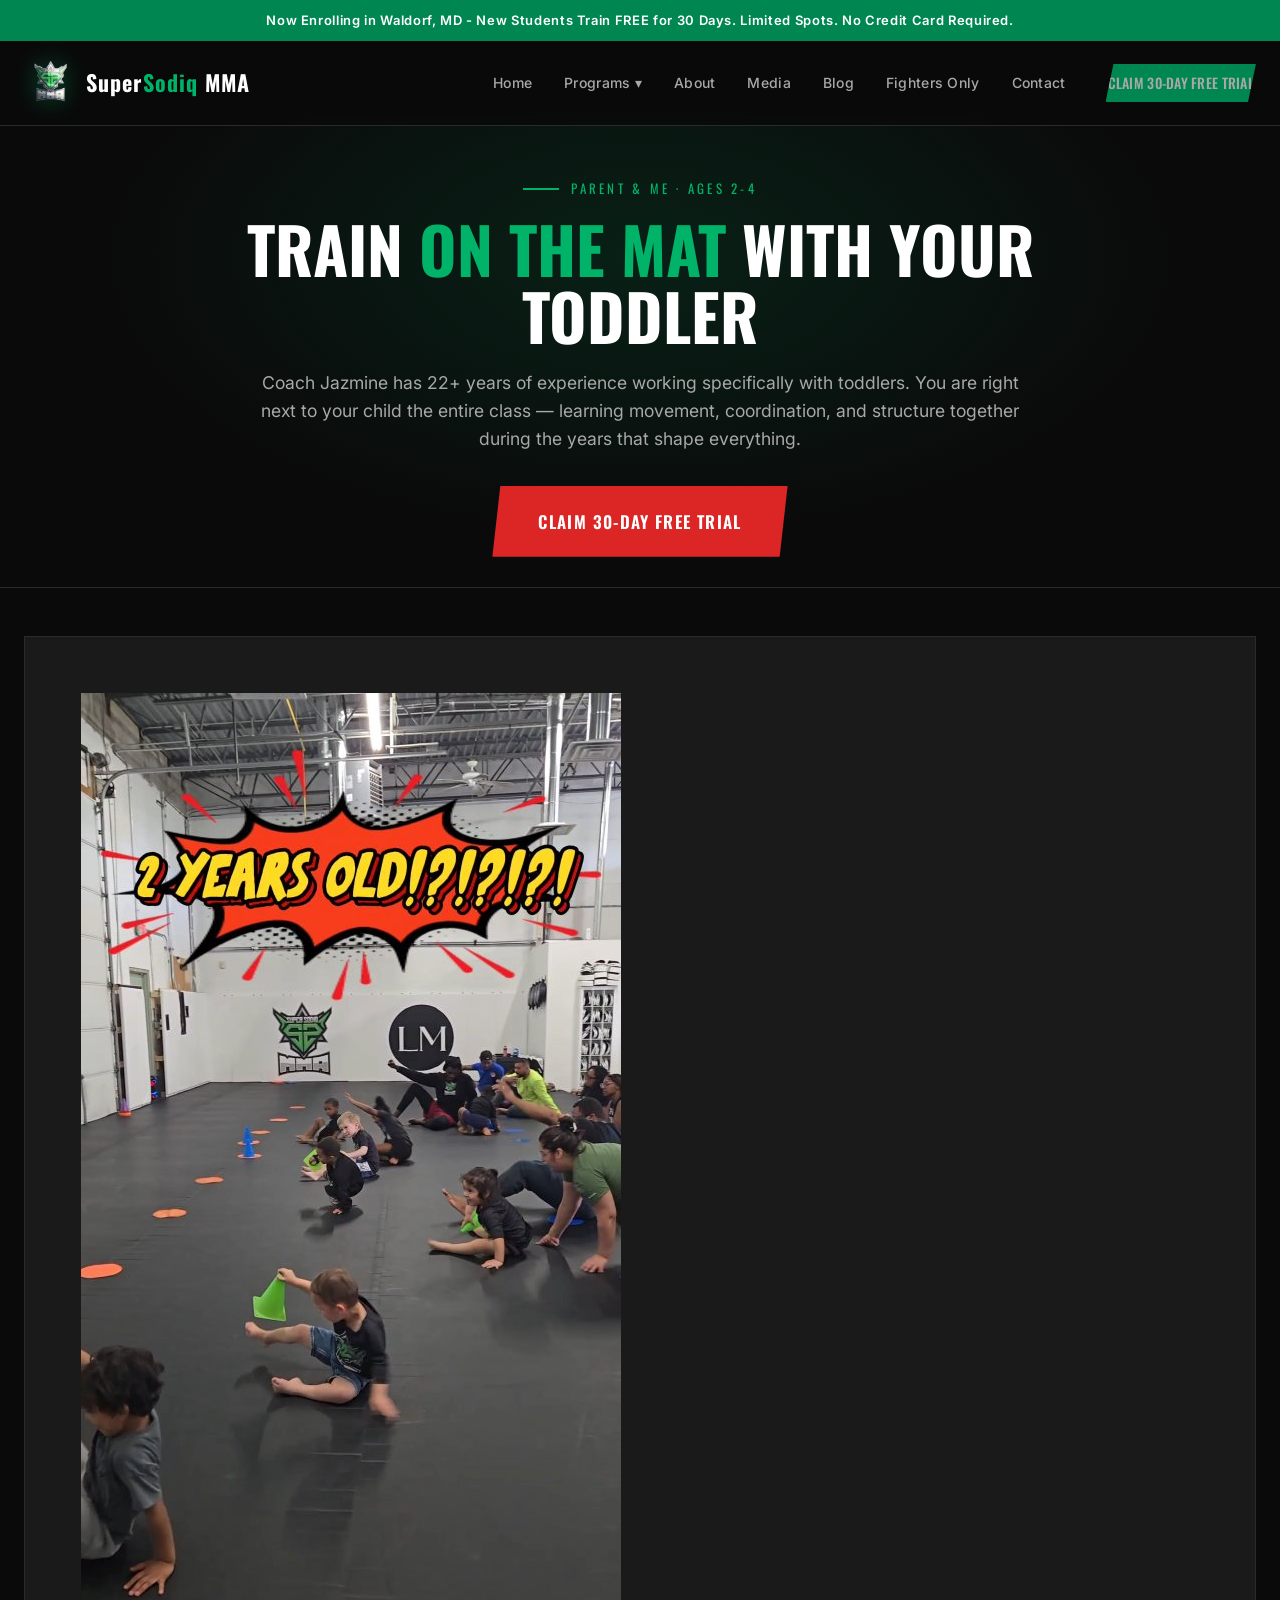
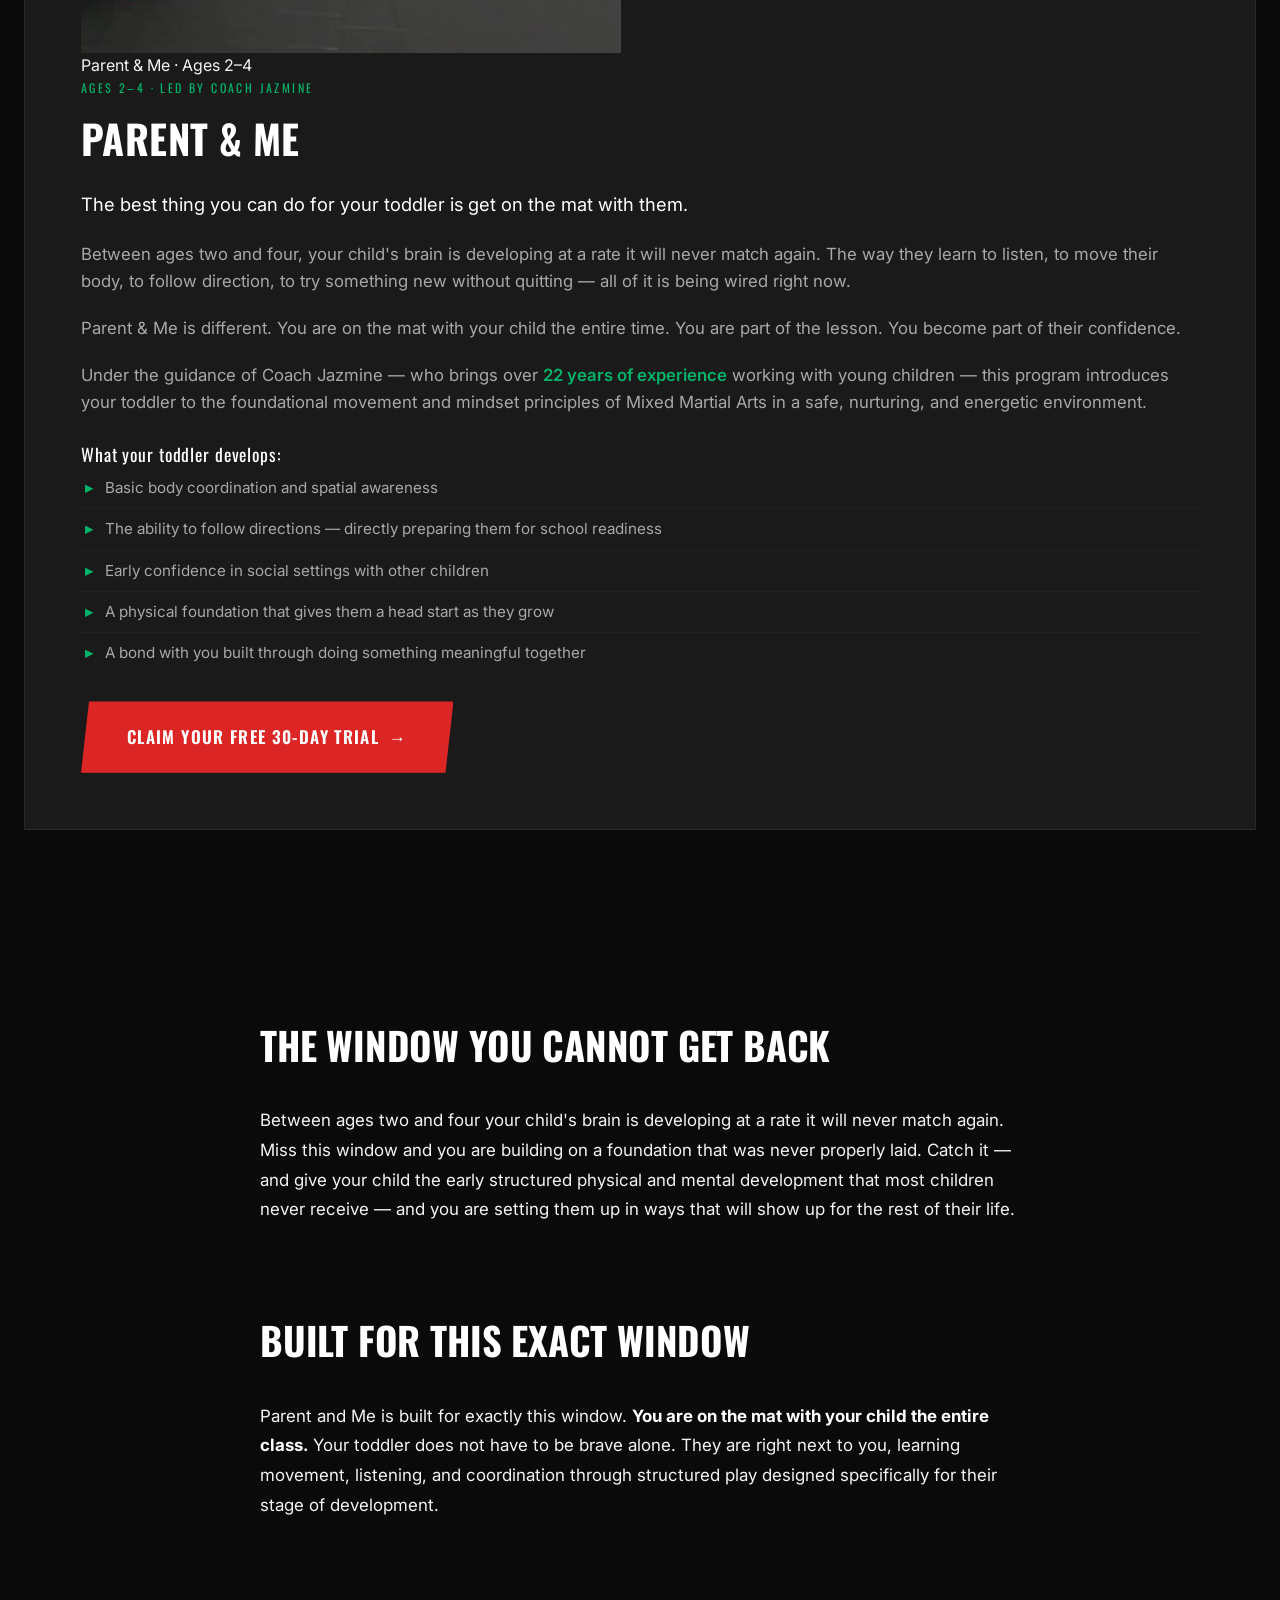
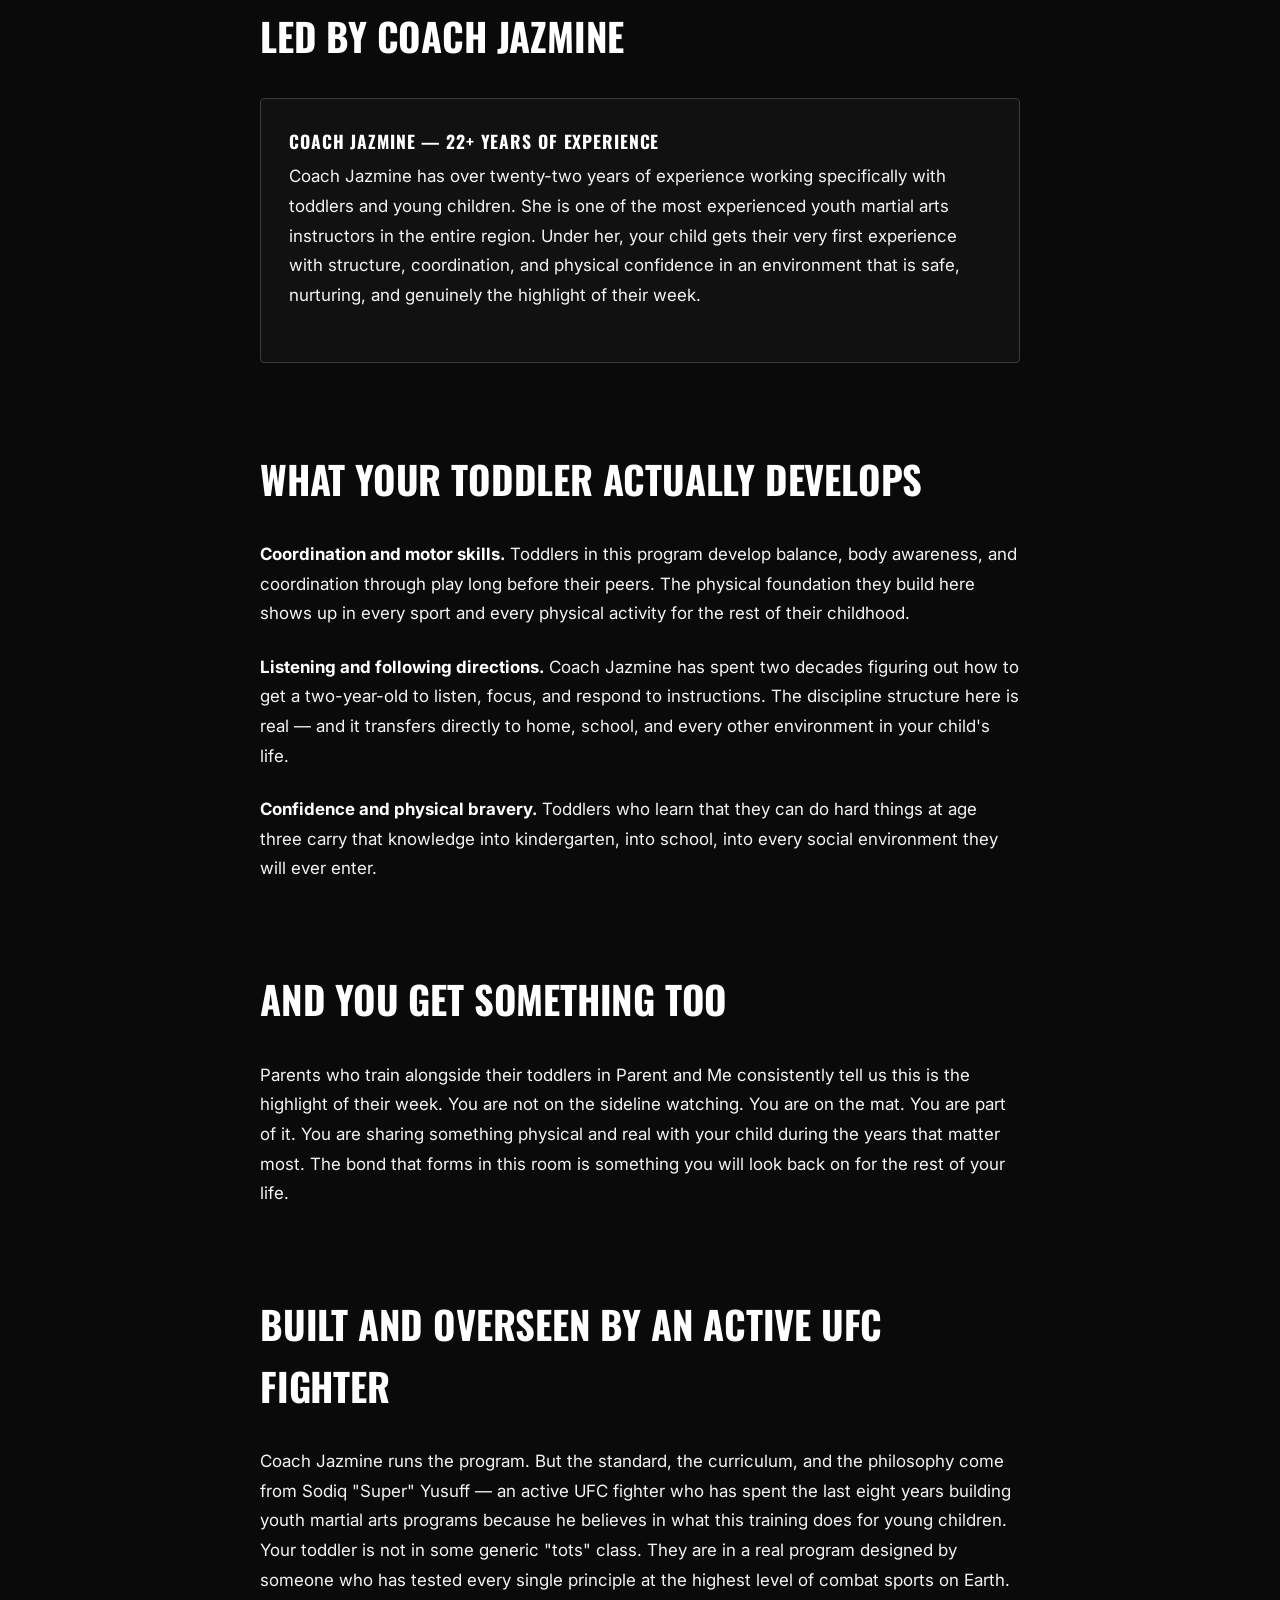
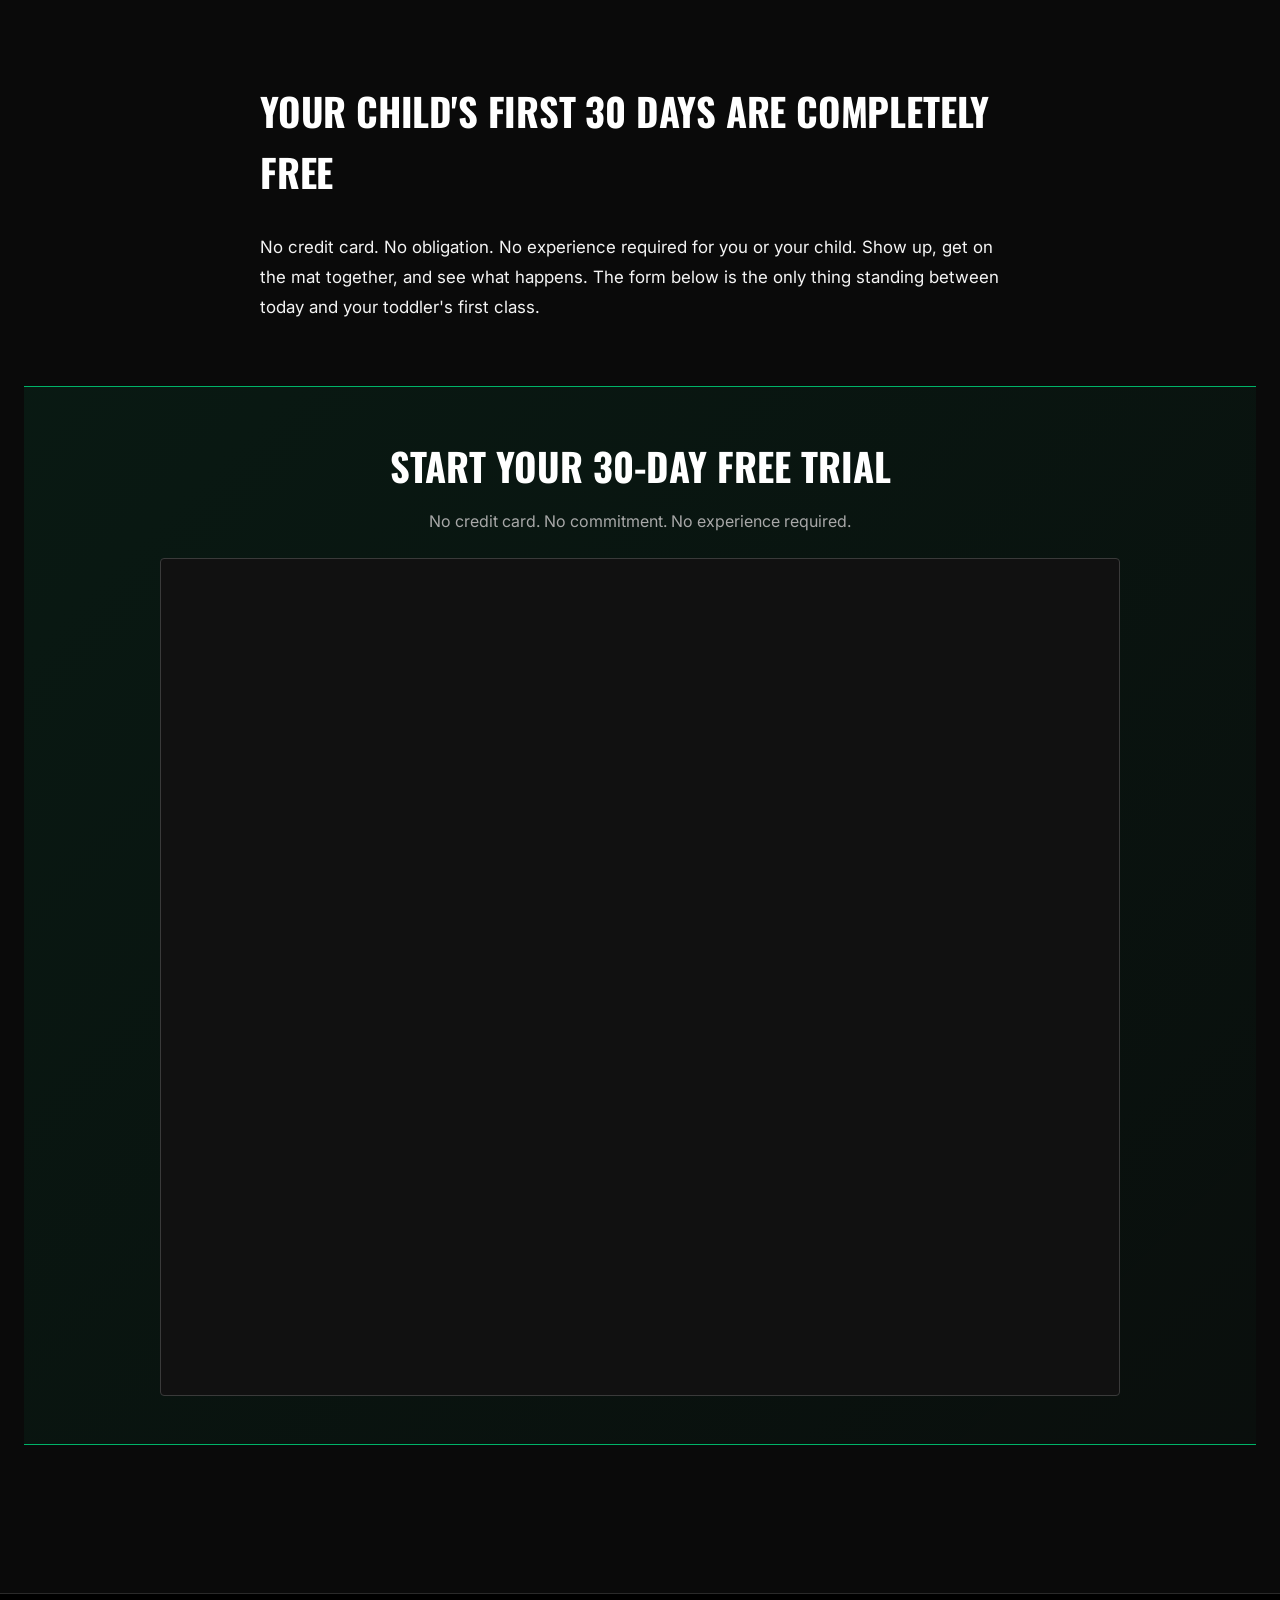
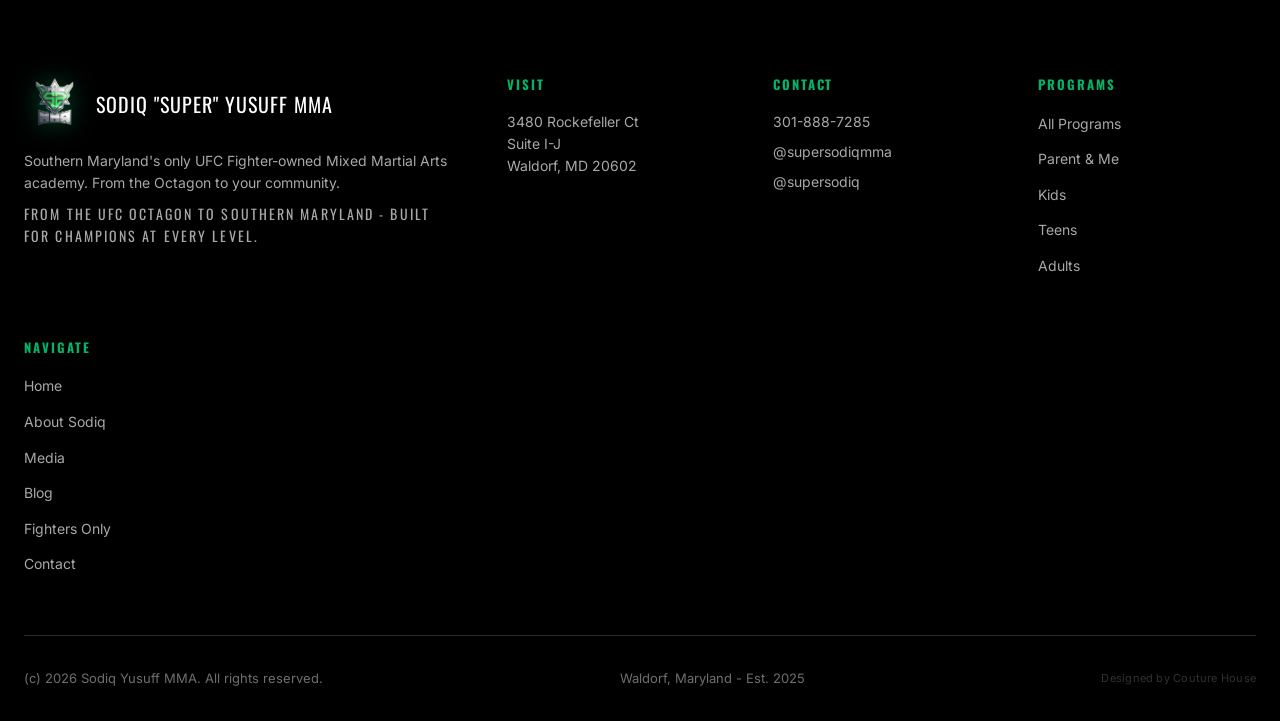
<file: parent-and-me.html>
<!DOCTYPE html>
<html lang="en">
<head>
<meta charset="UTF-8" />
<meta name="viewport" content="width=device-width, initial-scale=1.0" />
<title>Parent & Me — Sodiq Yusuff MMA · Ages 2-4 with Coach Jazmine</title>
<meta name="description" content="Parent &amp; Me class at Sodiq Yusuff MMA. Train alongside your toddler under Coach Jazmine — 22 years of experience. Ages 2-4. First 30 days free." />
<link rel="preconnect" href="https://fonts.googleapis.com" />
<link rel="preconnect" href="https://fonts.gstatic.com" crossorigin />
<link href="https://fonts.googleapis.com/css2?family=Oswald:wght@400;500;600;700&family=Inter:wght@300;400;500;600;700&display=swap" rel="stylesheet" />
<link rel="stylesheet" href="assets/css/styles.css?v=36" />
<link rel="icon" type="image/png" href="assets/images/super-sodiq-logo.png" />
<style>
  .ded-hero { padding: 60px 24px 30px; text-align: center; background: radial-gradient(ellipse at 50% 30%, rgba(0,135,81,0.18) 0%, transparent 60%), var(--bg); border-bottom: 1px solid var(--border); }
  .ded-hero .kicker { font-family: var(--font-display); font-size: 13px; letter-spacing: 0.25em; text-transform: uppercase; color: var(--nigeria-green-bright); margin-bottom: 16px; }
  .ded-hero h1 { font-family: var(--font-display); font-size: clamp(2rem, 5.5vw, 4rem); text-transform: uppercase; color: var(--white); line-height: 1.05; max-width: 1000px; margin: 0 auto 20px; }
  .ded-hero h1 .accent { color: var(--nigeria-green-bright); }
  .ded-hero .lede { max-width: 760px; margin: 0 auto; font-size: 1.1rem; color: var(--text-dim); line-height: 1.6; }
  .letter-prose { max-width: 760px; margin: 0 auto; }
  .letter-prose p { font-size: 1.06rem; line-height: 1.75; margin-bottom: 1.4em; color: var(--text); }
  .letter-prose p strong { color: var(--white); }
  .letter-prose h2 { font-family: var(--font-display); font-size: clamp(1.6rem, 3vw, 2.4rem); text-transform: uppercase; margin: 2.2em 0 0.8em; color: var(--white); letter-spacing: -0.005em; }
  .letter-prose h3 { font-family: var(--font-display); font-size: clamp(1.25rem, 2vw, 1.6rem); text-transform: uppercase; margin: 2em 0 0.6em; color: var(--nigeria-green-bright); }
  .letter-prose h4 { font-family: var(--font-display); font-size: 1.1rem; text-transform: uppercase; margin: 1.6em 0 0.4em; color: var(--white); letter-spacing: 0.05em; }
  .letter-prose blockquote { border-left: 3px solid var(--nigeria-green-bright); padding: 8px 0 8px 22px; margin: 1.5em 0; color: var(--text-dim); font-style: italic; }
  .letter-prose ul { margin: 0 0 1.4em 1.2em; }
  .letter-prose ul li { margin-bottom: 0.5em; line-height: 1.6; }
  .pillar { background: var(--bg-2); border: 1px solid var(--border-bright); padding: 28px; margin: 32px 0; border-radius: 4px; }
  .pillar h4 { margin-top: 0; }
  .cta-stripe { text-align: center; padding: 48px 24px; margin: 48px 0; background: linear-gradient(135deg, rgba(0,135,81,0.12), rgba(0,135,81,0.04)); border-top: 1px solid var(--nigeria-green-bright); border-bottom: 1px solid var(--nigeria-green-bright); }
  .cta-stripe h3 { font-family: var(--font-display); font-size: clamp(1.6rem, 3vw, 2.4rem); text-transform: uppercase; color: var(--white); margin: 0 0 12px; }
  .cta-stripe p { color: var(--text-dim); margin: 0 0 24px; }
  .signoff { margin: 40px 0 20px; padding-top: 24px; border-top: 1px solid var(--border); }
  .signoff strong { color: var(--white); }
  .ps-block { background: var(--bg-2); border-left: 3px solid var(--nigeria-green-bright); padding: 20px 24px; margin: 28px 0; border-radius: 0 4px 4px 0; }
  .ps-block p:last-child { margin-bottom: 0; }
</style>

</head>
<body>

<div id="nav-slot"></div>

<section class="ded-hero">
  <div class="kicker">Parent &amp; Me · Ages 2-4</div>
  <h1>Train <span class="accent">On the Mat</span> With Your Toddler</h1>
  <p class="lede">Coach Jazmine has 22+ years of experience working specifically with toddlers. You are right next to your child the entire class &mdash; learning movement, coordination, and structure together during the years that shape everything.</p>
  <div style="margin-top:32px;">
    <a href="#trial" class="btn btn-blood btn-lg pulse">Claim 30-Day Free Trial</a>
  </div>
</section>
<!-- ============ PROGRAM CARD ============ -->
<section class="section" style="padding-top:48px;padding-bottom:0;">
  <div class="container">
    <!-- PARENT & ME -->
    <div class="program mb-lg reveal" id="parent-me" style="padding:56px;display:block;">
      <div class="program-banner">
        <img src="assets/images/kids-class-2-year-olds.jpg" alt="Toddlers training with coaches — Parent and Me class" loading="lazy" />
        <span class="tag">Parent & Me · Ages 2–4</span>
      </div>
      <div class="program-age">Ages 2–4 · Led by Coach Jazmine</div>
      <h2 class="program-title" style="font-size:clamp(1.75rem,3.5vw,2.5rem);">Parent & Me</h2>
      <div class="prose">
        <p class="strong" style="color:var(--white);font-size:1.15rem;">The best thing you can do for your toddler is get on the mat with them.</p>
        <p>Between ages two and four, your child's brain is developing at a rate it will never match again. The way they learn to listen, to move their body, to follow direction, to try something new without quitting — all of it is being wired right now.</p>
        <p>Parent & Me is different. You are on the mat with your child the entire time. You are part of the lesson. You become part of their confidence.</p>
        <p>Under the guidance of Coach Jazmine — who brings over <span class="highlight">22 years of experience</span> working with young children — this program introduces your toddler to the foundational movement and mindset principles of Mixed Martial Arts in a safe, nurturing, and energetic environment.</p>
      </div>
      <p style="font-family:var(--font-display);color:var(--white);letter-spacing:0.05em;margin-top:24px;font-size:1.1rem;">What your toddler develops:</p>
      <ul>
        <li>Basic body coordination and spatial awareness</li>
        <li>The ability to follow directions — directly preparing them for school readiness</li>
        <li>Early confidence in social settings with other children</li>
        <li>A physical foundation that gives them a head start as they grow</li>
        <li>A bond with you built through doing something meaningful together</li>
      </ul>
      <a href="#trial" class="btn btn-blood btn-lg btn-arrow mt-md">Claim Your Free 30-Day Trial</a>
    </div>

    
  </div>
</section>


<section class="section">
  <div class="container">
    <div class="letter-prose">
      
<h2>The Window You Cannot Get Back</h2>
<p>Between ages two and four your child's brain is developing at a rate it will never match again. Miss this window and you are building on a foundation that was never properly laid. Catch it &mdash; and give your child the early structured physical and mental development that most children never receive &mdash; and you are setting them up in ways that will show up for the rest of their life.</p>

<h2>Built for This Exact Window</h2>
<p>Parent and Me is built for exactly this window. <strong>You are on the mat with your child the entire class.</strong> Your toddler does not have to be brave alone. They are right next to you, learning movement, listening, and coordination through structured play designed specifically for their stage of development.</p>

<h2>Led by Coach Jazmine</h2>
<div class="pillar">
  <h4>Coach Jazmine &mdash; 22+ Years of Experience</h4>
  <p>Coach Jazmine has over twenty-two years of experience working specifically with toddlers and young children. She is one of the most experienced youth martial arts instructors in the entire region. Under her, your child gets their very first experience with structure, coordination, and physical confidence in an environment that is safe, nurturing, and genuinely the highlight of their week.</p>
</div>

<h2>What Your Toddler Actually Develops</h2>
<p><strong>Coordination and motor skills.</strong> Toddlers in this program develop balance, body awareness, and coordination through play long before their peers. The physical foundation they build here shows up in every sport and every physical activity for the rest of their childhood.</p>
<p><strong>Listening and following directions.</strong> Coach Jazmine has spent two decades figuring out how to get a two-year-old to listen, focus, and respond to instructions. The discipline structure here is real &mdash; and it transfers directly to home, school, and every other environment in your child's life.</p>
<p><strong>Confidence and physical bravery.</strong> Toddlers who learn that they can do hard things at age three carry that knowledge into kindergarten, into school, into every social environment they will ever enter.</p>

<h2>And You Get Something Too</h2>
<p>Parents who train alongside their toddlers in Parent and Me consistently tell us this is the highlight of their week. You are not on the sideline watching. You are on the mat. You are part of it. You are sharing something physical and real with your child during the years that matter most. The bond that forms in this room is something you will look back on for the rest of your life.</p>

<h2>Built and Overseen by an Active UFC Fighter</h2>
<p>Coach Jazmine runs the program. But the standard, the curriculum, and the philosophy come from Sodiq "Super" Yusuff &mdash; an active UFC fighter who has spent the last eight years building youth martial arts programs because he believes in what this training does for young children. Your toddler is not in some generic "tots" class. They are in a real program designed by someone who has tested every single principle at the highest level of combat sports on Earth.</p>

<h2>Your Child's First 30 Days Are Completely Free</h2>
<p>No credit card. No obligation. No experience required for you or your child. Show up, get on the mat together, and see what happens. The form below is the only thing standing between today and your toddler's first class.</p>

    </div>

    <!-- TRIAL FORM -->
    <div id="trial" class="cta-stripe" style="margin-top:64px;">
      <h3>Start Your 30-Day Free Trial</h3>
      <p>No credit card. No commitment. No experience required.</p>
      <div class="ghl-booking reveal" style="max-width:960px;margin:0 auto;background:var(--bg-2);border:1px solid var(--border-bright);border-radius:4px;padding:24px;">
      <iframe src="https://api.leadconnectorhq.com/widget/booking/i8u9HxxLZCtRtth3QFN7"
              style="width:100%;border:none;overflow:hidden;min-height:780px;"
              scrolling="no"
              id="i8u9HxxLZCtRtth3QFN7_parent_widget"></iframe>
    </div>
    <script src="https://link.msgsndr.com/js/form_embed.js" type="text/javascript"></script>
    </div>
  </div>
</section>

<div id="footer-slot"></div>



<script src="assets/js/partials.js?v=36"></script>
<script src="assets/js/main.js?v=36"></script>
</body>
</html>
</file>
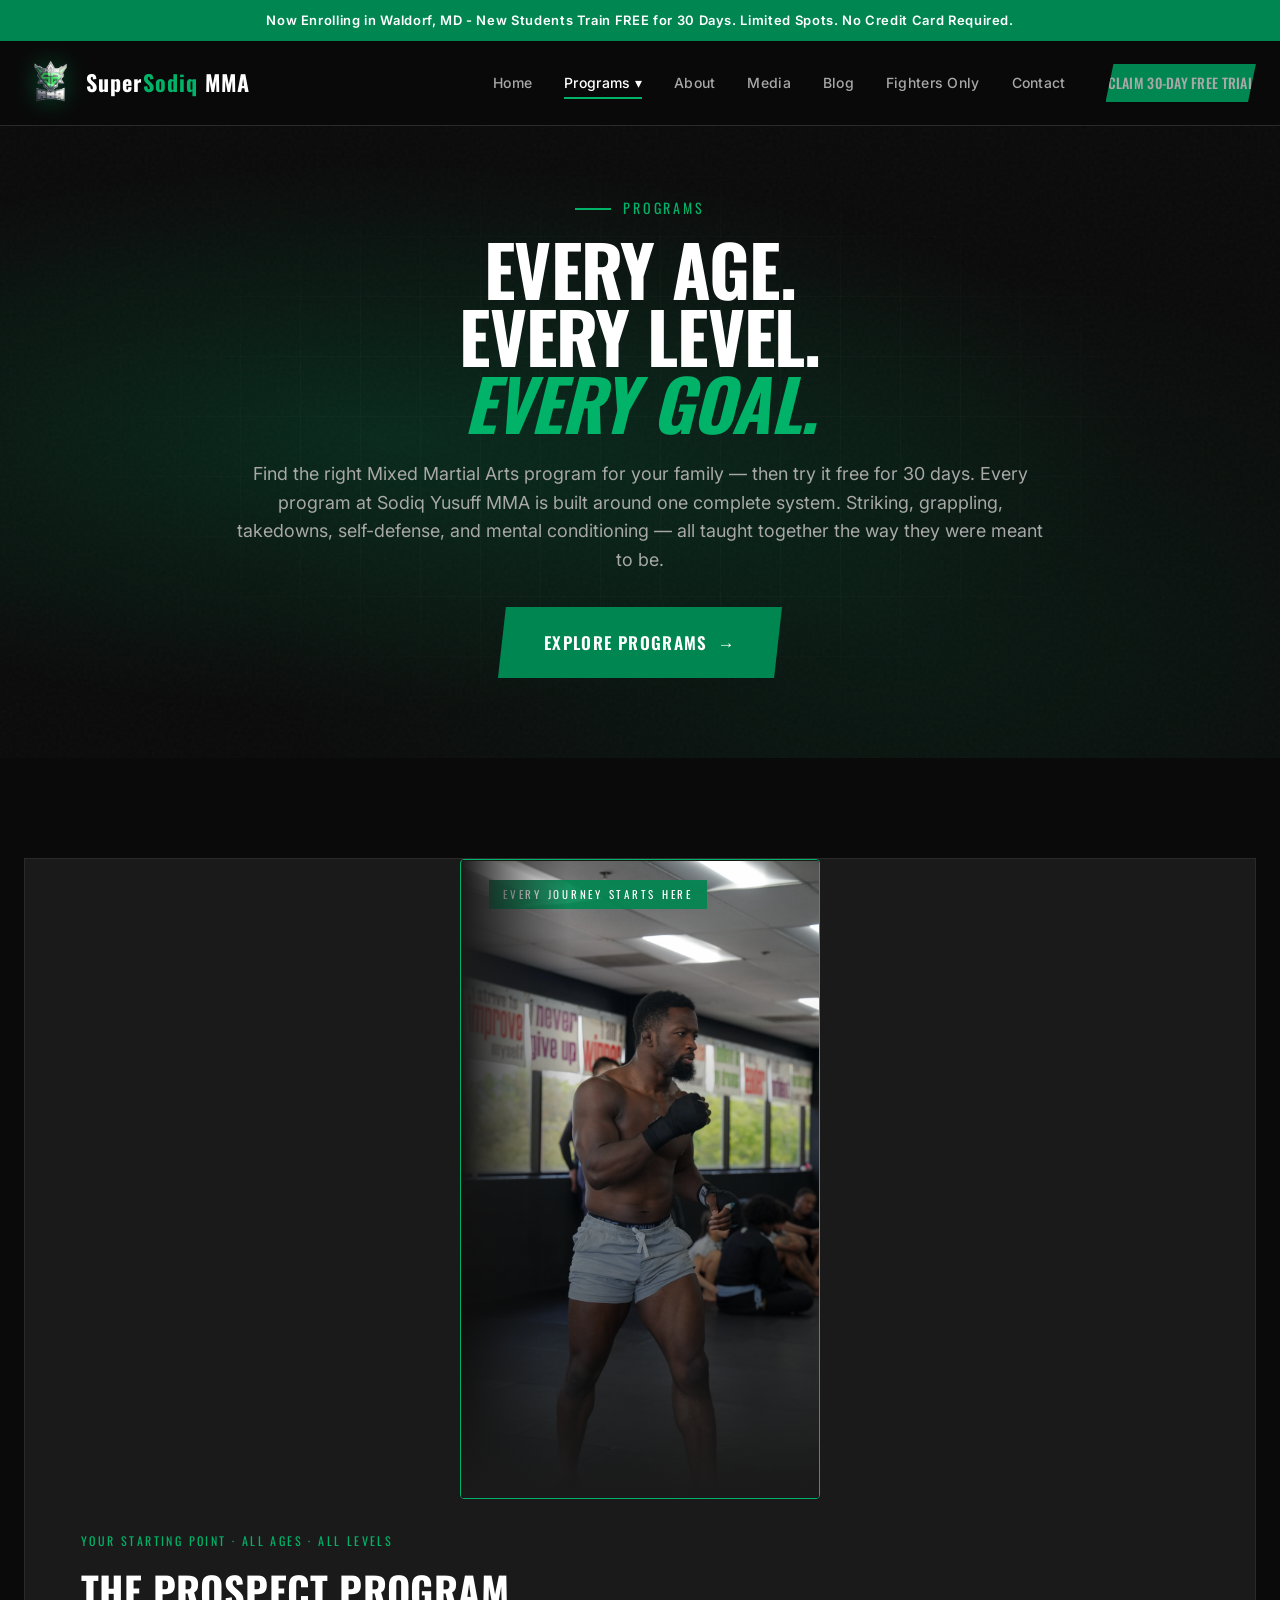
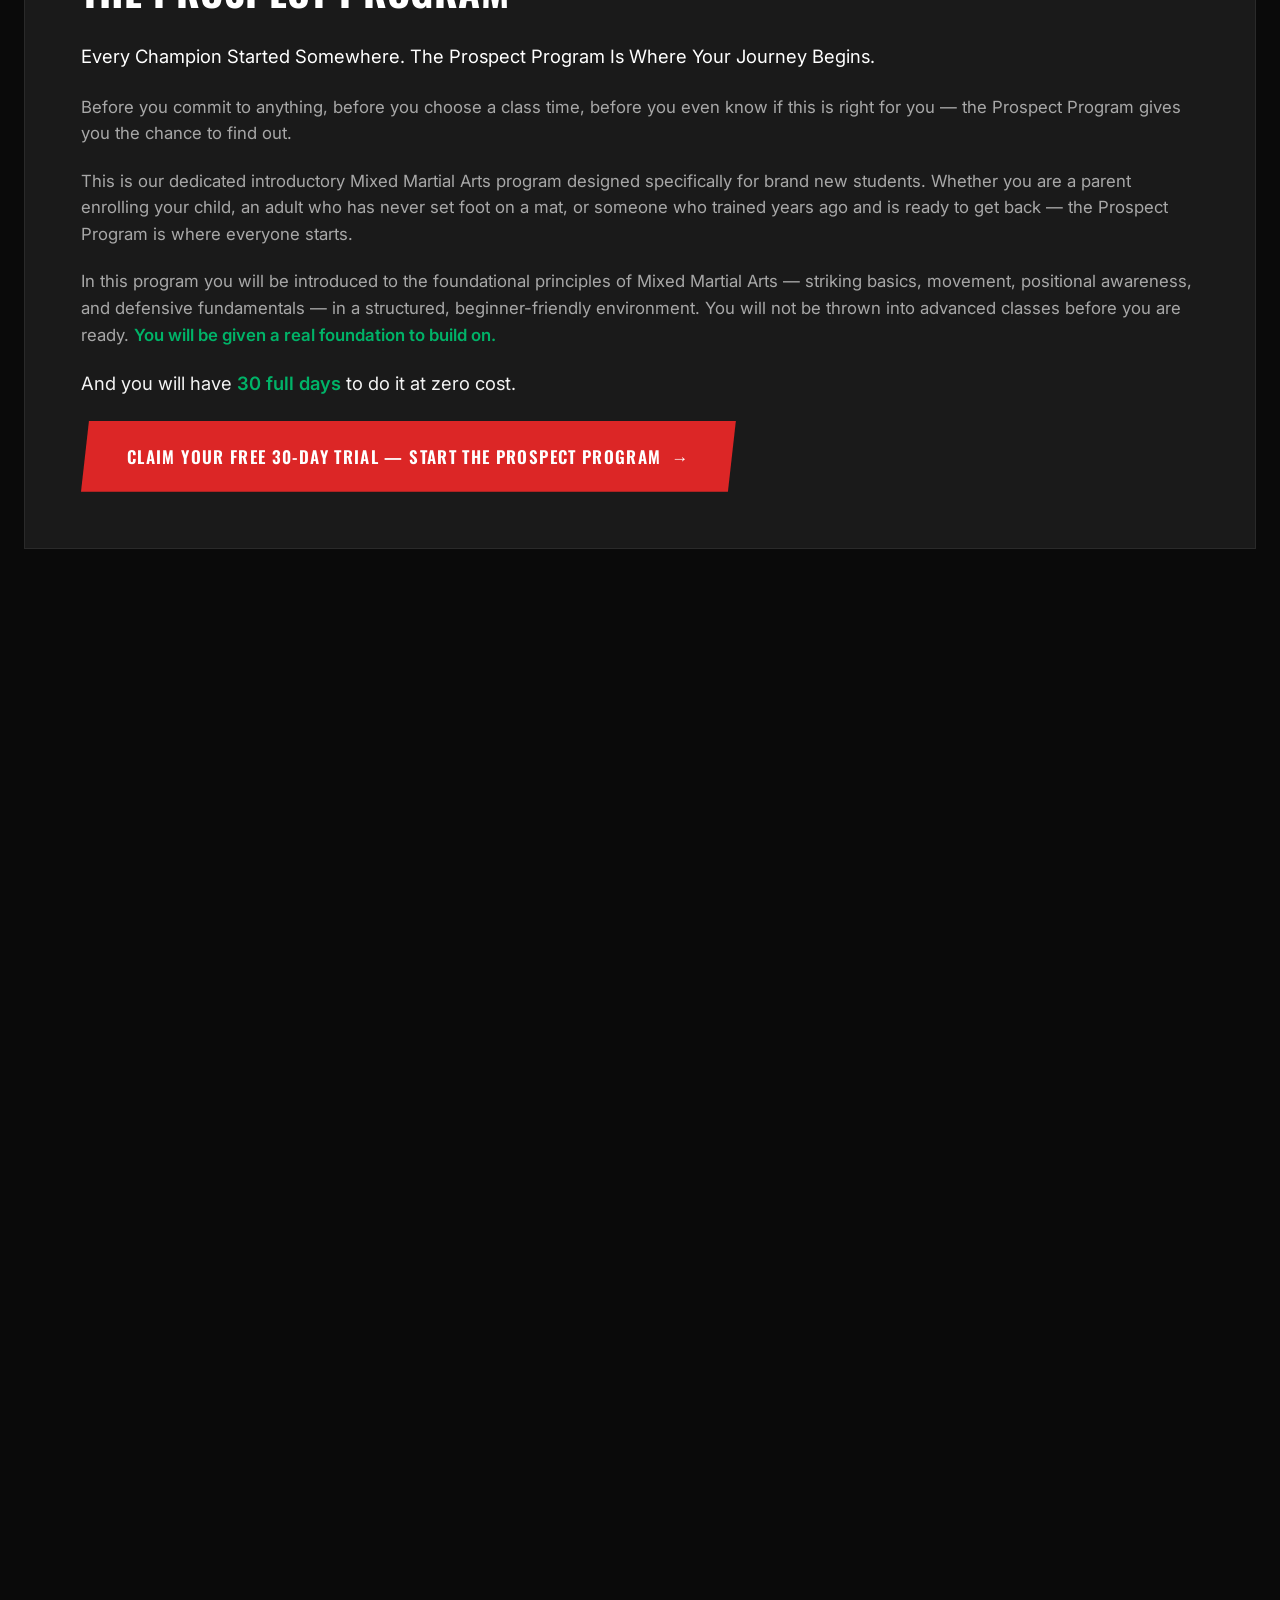
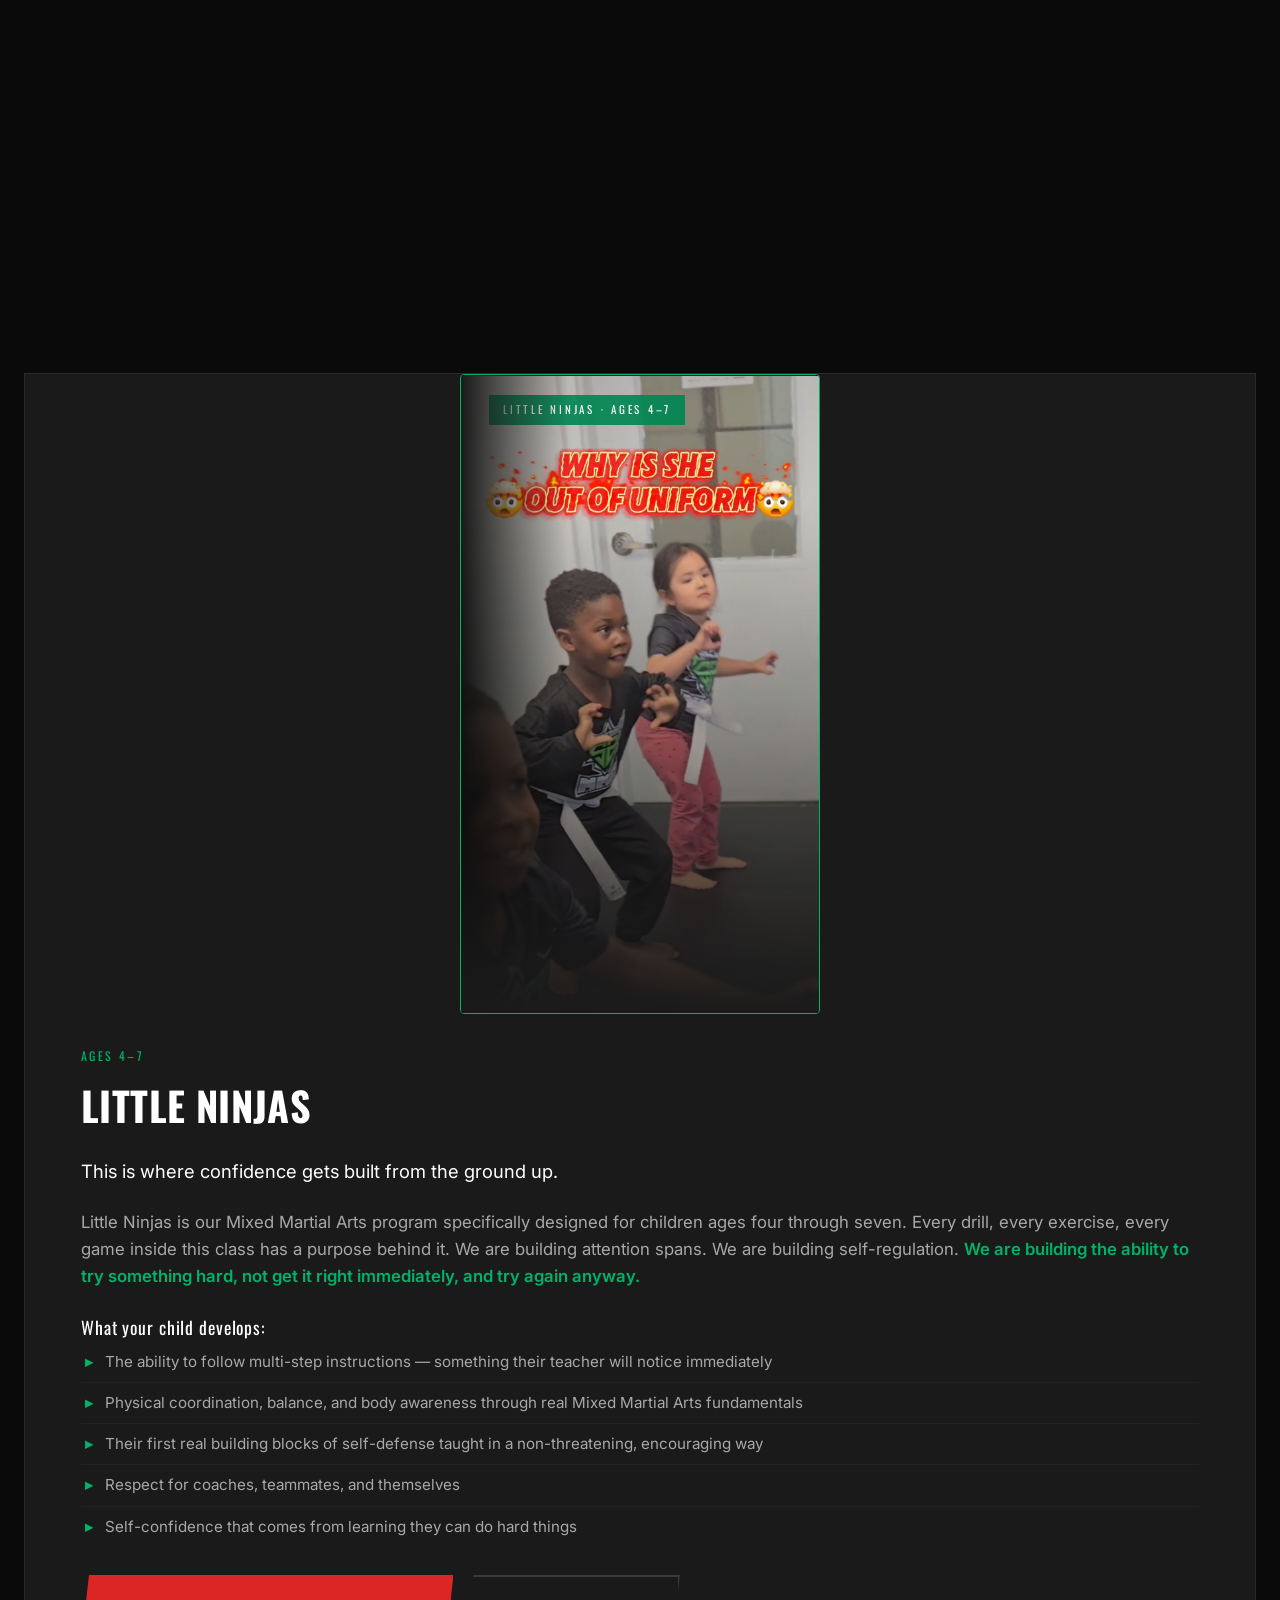
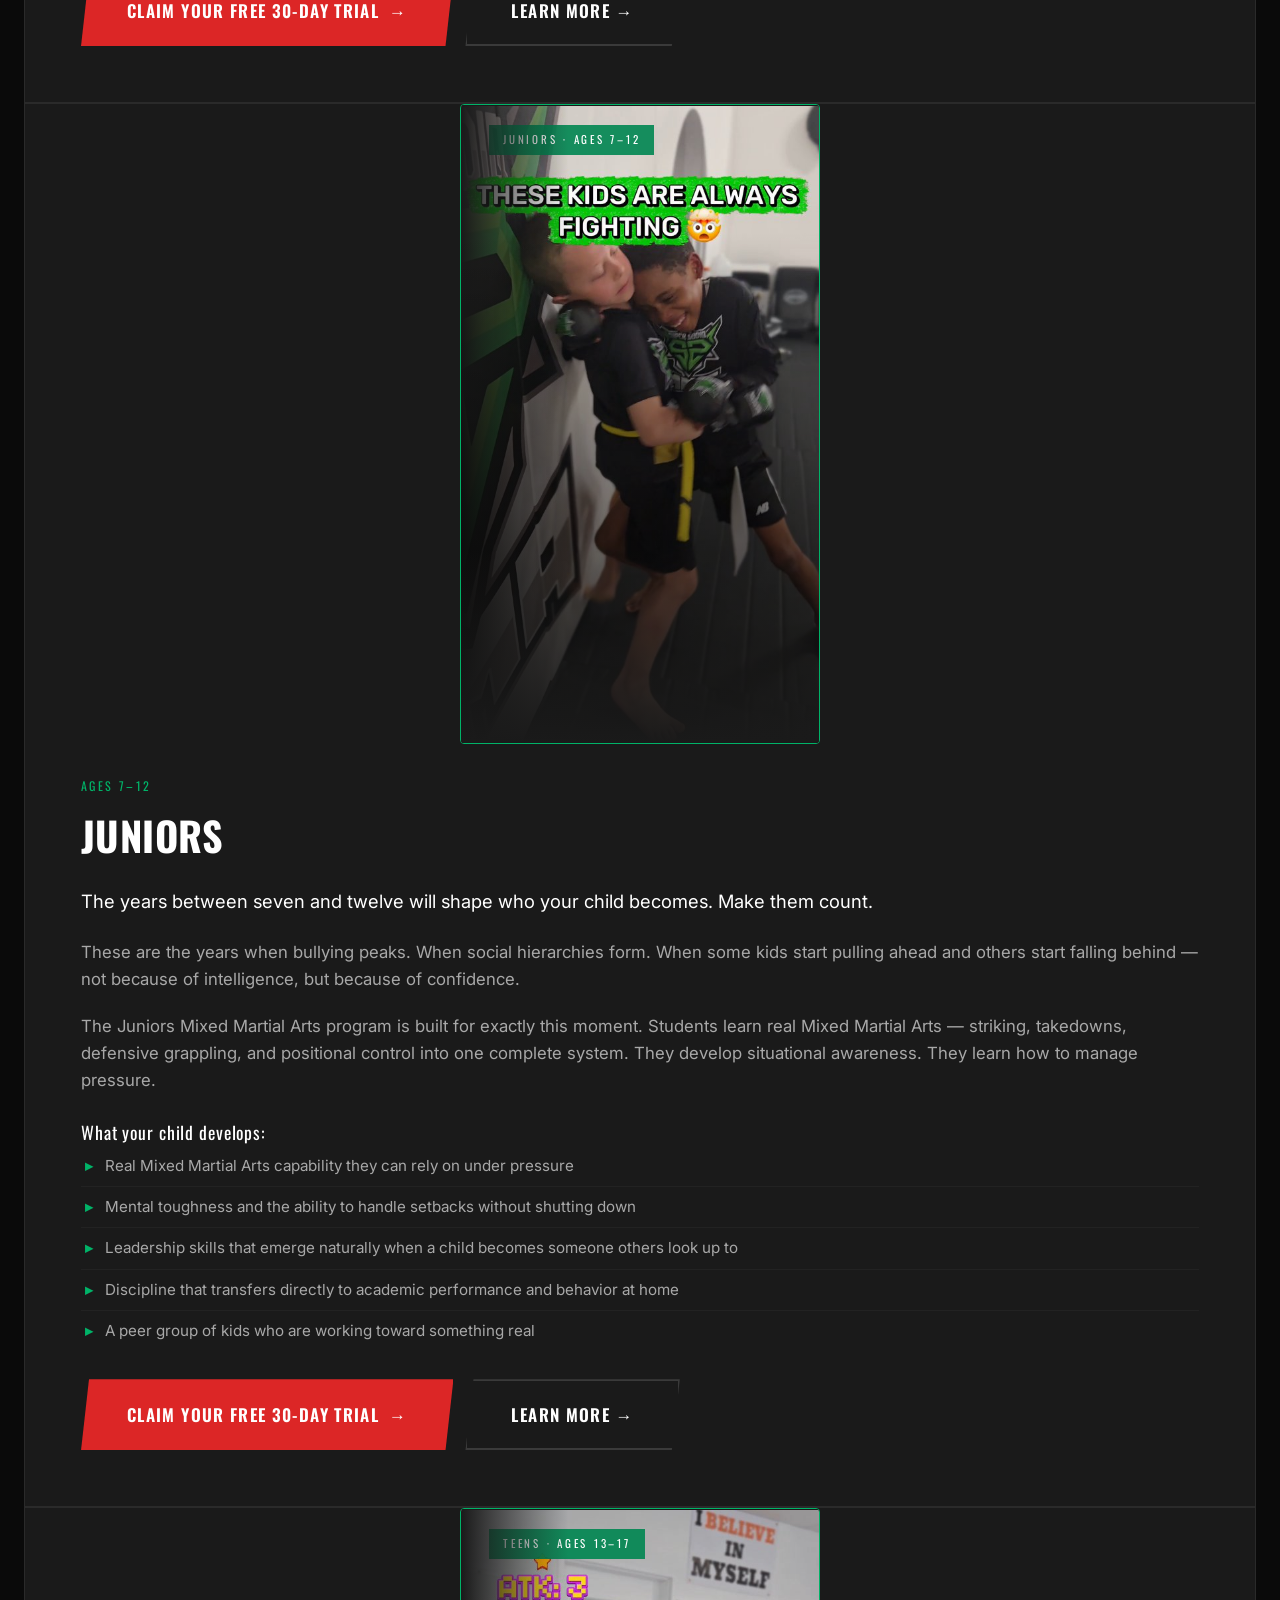
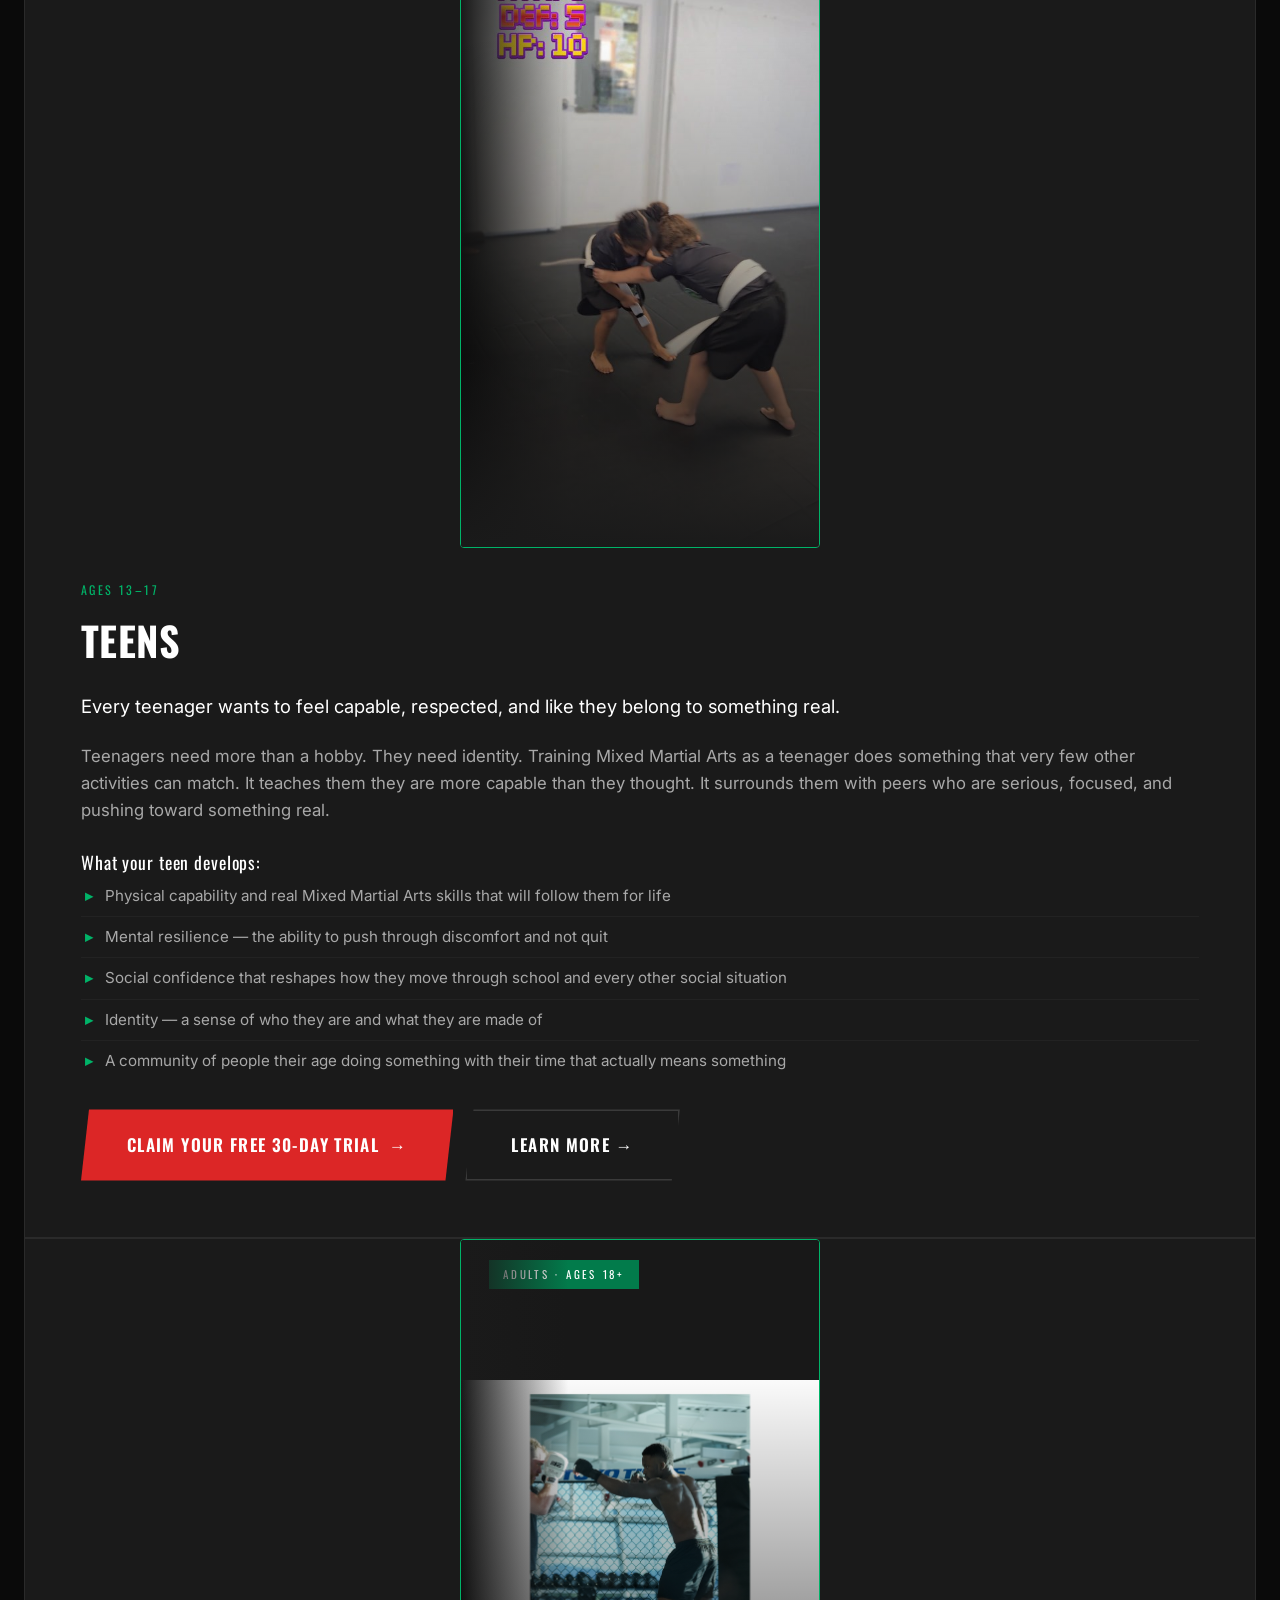
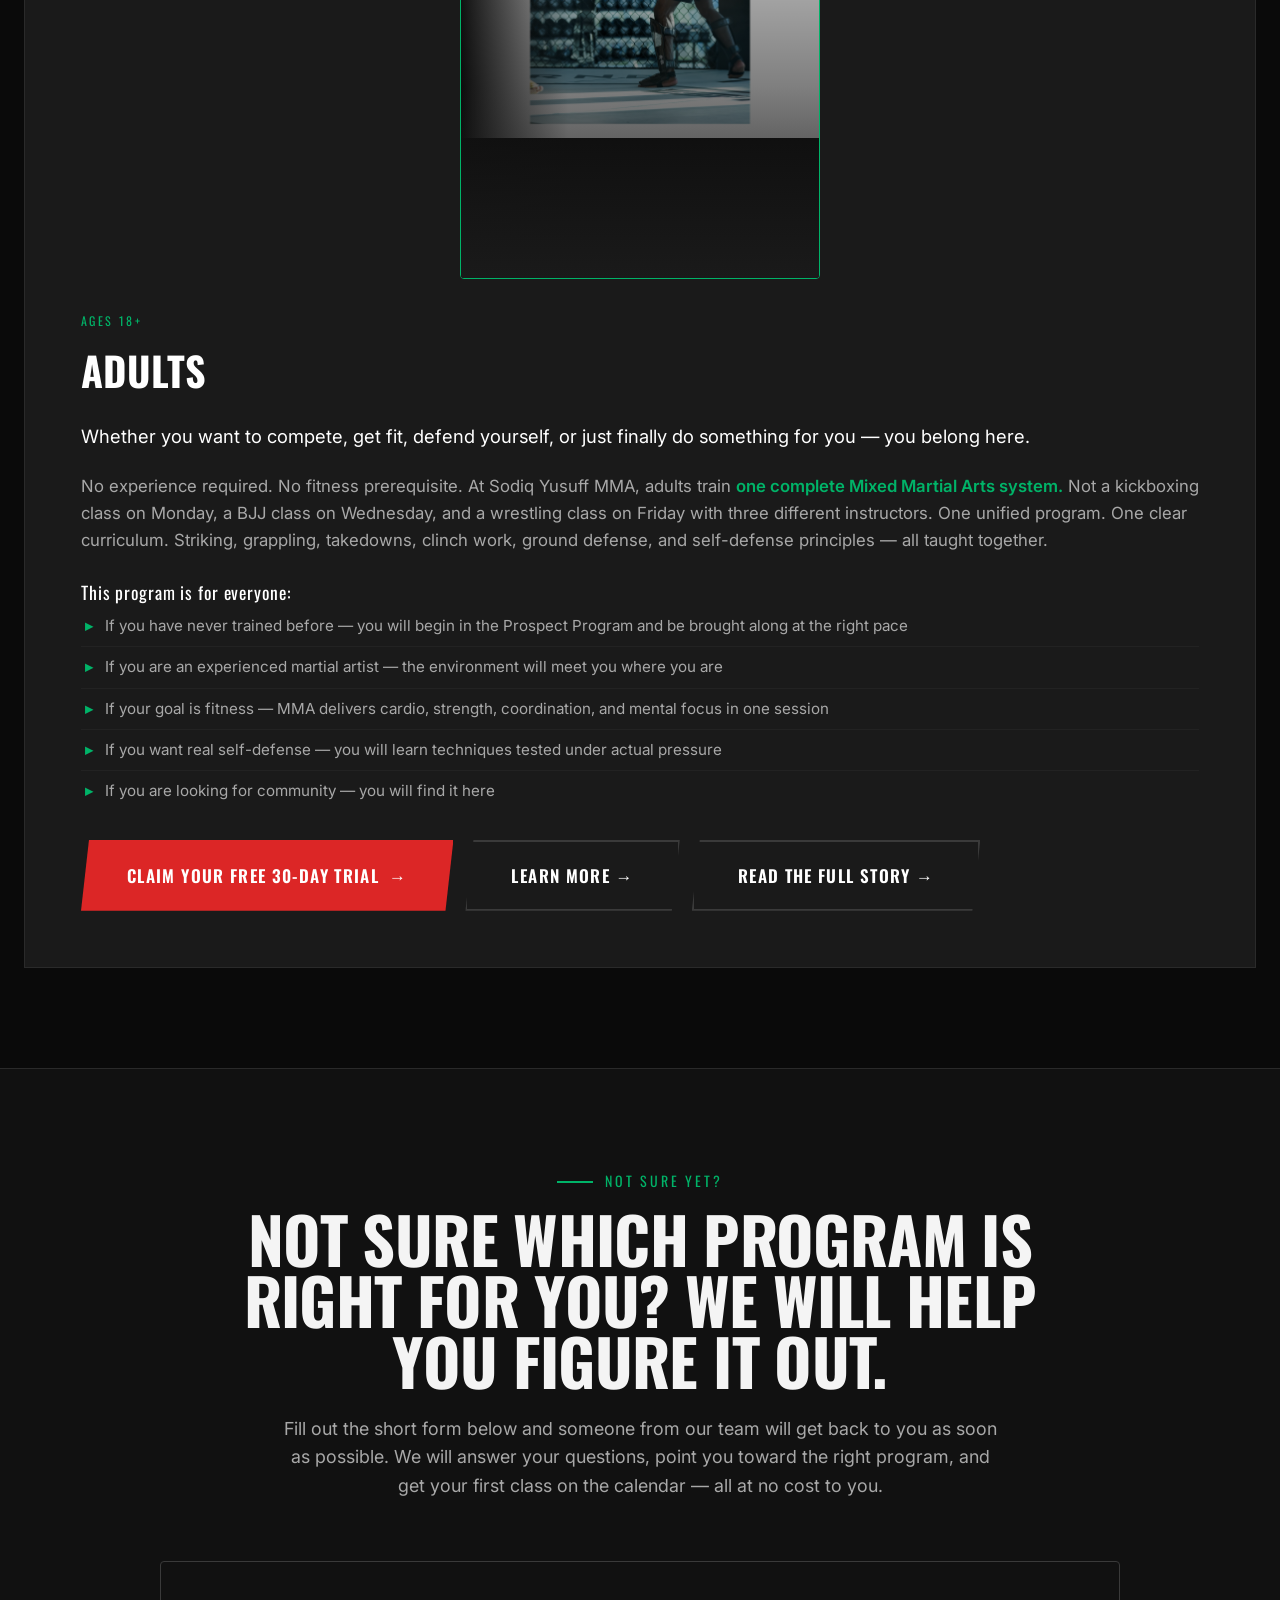
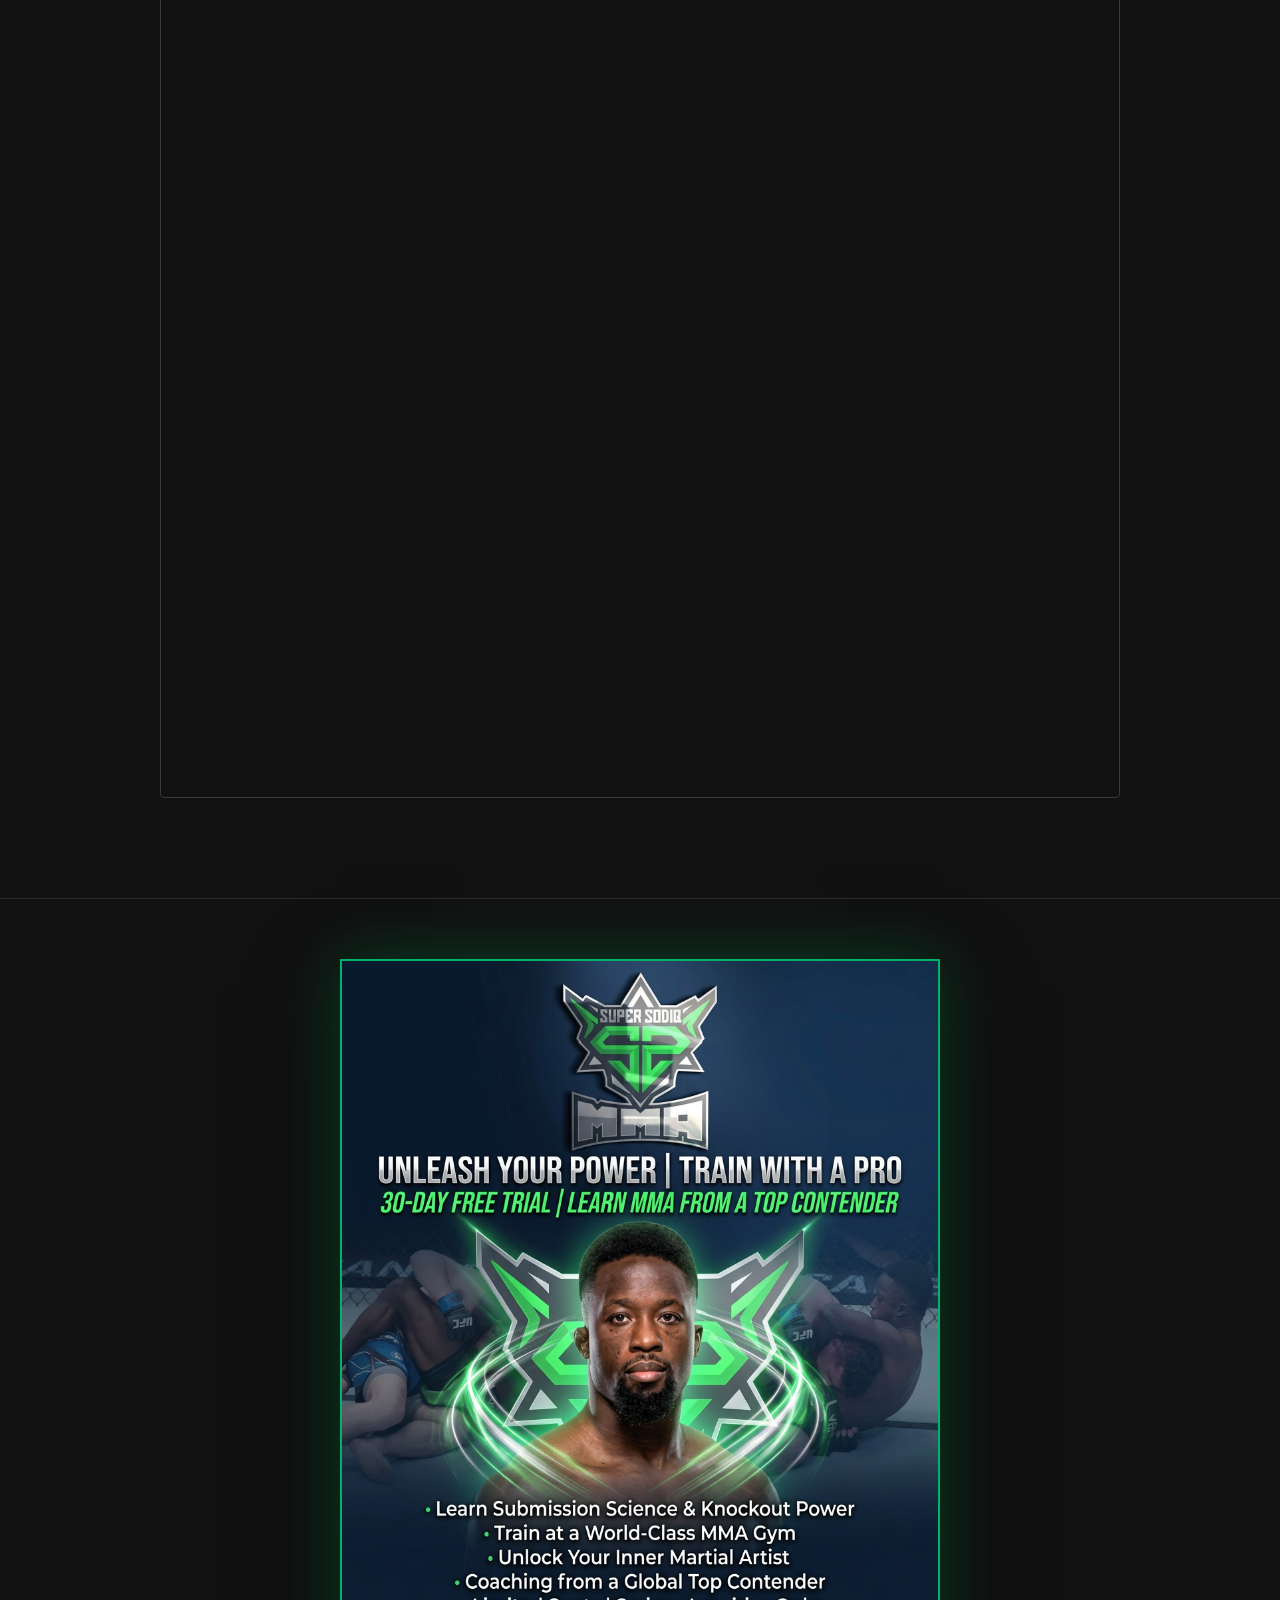
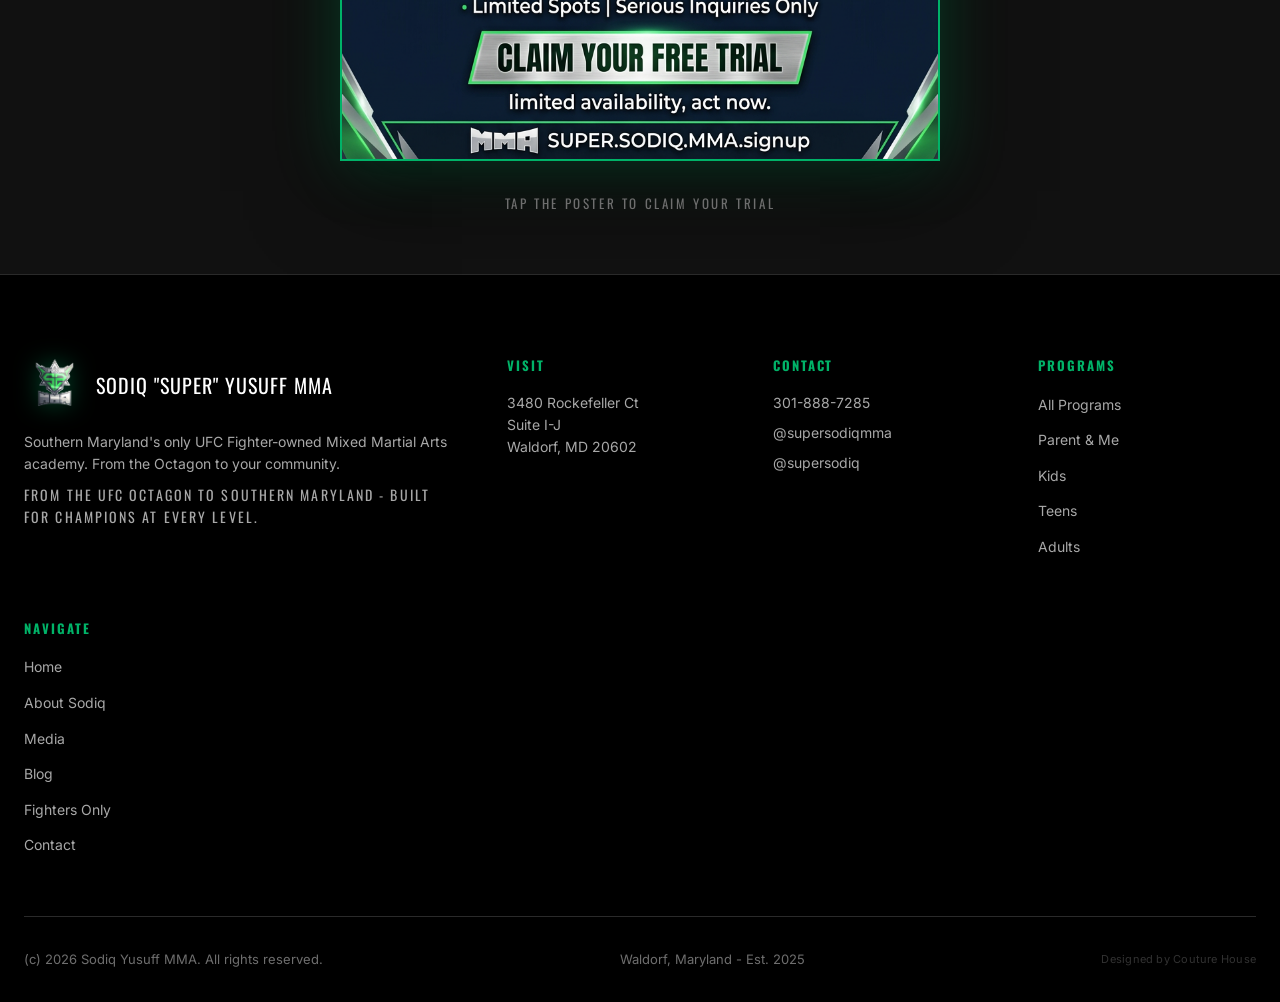
<file: programs.html>
<!DOCTYPE html>
<html lang="en">
<head>
<meta charset="UTF-8" />
<meta name="viewport" content="width=device-width, initial-scale=1.0" />
<title>Programs — Sodiq "Super" Yusuff MMA</title>
<meta name="description" content="Every age. Every level. Every goal. Find the right Mixed Martial Arts program for your family — then try it free for 30 days." />
<link rel="preconnect" href="https://fonts.googleapis.com" />
<link rel="preconnect" href="https://fonts.gstatic.com" crossorigin />
<link href="https://fonts.googleapis.com/css2?family=Oswald:wght@400;500;600;700&family=Inter:wght@300;400;500;600;700&display=swap" rel="stylesheet" />
<link rel="stylesheet" href="assets/css/styles.css?v=36" />
<link rel="icon" type="image/png" href="assets/images/super-sodiq-logo.png" />
<style>
  .program-banner {
    position: relative;
    aspect-ratio: 9/16;
    overflow: hidden;
    margin: -56px auto 32px;
    border: 1px solid var(--nigeria-green-bright);
    background: var(--bg-3);
    max-width: 360px;
    border-radius: 4px;
  }
  @media (max-width: 700px) { .program-banner { margin: -28px auto 24px; max-width: 280px; } }
  .program-banner img { width: 100%; height: 100%; object-fit: contain; background: var(--bg-3); }
  .program-banner::after {
    content: ''; position: absolute; inset: 0;
    background: linear-gradient(180deg, transparent 20%, rgba(0,0,0,0.5) 70%, var(--surface) 100%),
                linear-gradient(90deg, var(--surface) 0%, transparent 30%);
    pointer-events: none;
  }
  .program-banner .tag {
    position: absolute; top: 20px; left: 28px;
    font-family: var(--font-display); font-size: 11px;
    letter-spacing: 0.25em; color: var(--white);
    text-transform: uppercase;
    background: rgba(0,135,81,0.9);
    padding: 6px 14px;
  }
</style>

</head>
<body>

<div id="nav-slot"></div>

<!-- =========== PAGE HERO =========== -->
<section class="hero" style="min-height:60vh;">
  <div class="hero-bg"></div>
  <div class="hero-content">
    <div class="kicker reveal">Programs</div>
    <h1 class="hero-headline reveal reveal-delay-1" style="font-size:clamp(2rem,5.5vw,4.5rem);">
      Every age.<br/>Every level.<br/><span class="accent">Every goal.</span>
    </h1>
    <p class="hero-sub reveal reveal-delay-2">Find the right Mixed Martial Arts program for your family — then try it free for 30 days. Every program at Sodiq Yusuff MMA is built around one complete system. Striking, grappling, takedowns, self-defense, and mental conditioning — all taught together the way they were meant to be.</p>
    <div class="reveal reveal-delay-3">
      <a href="#programs" class="btn btn-primary btn-lg btn-arrow">Explore Programs</a>
    </div>
  </div>
</section>

<!-- =========== PROGRAMS GRID =========== -->
<section class="section" id="programs">
  <div class="container">

    <!-- PROSPECT -->
    <div class="program mb-lg reveal" id="prospect" style="padding:56px;display:block;">
      <div class="program-banner">
        <img src="assets/images/sodiq-training-gym-stance.jpg" alt="Sodiq training in the gym" loading="lazy" />
        <span class="tag">Every Journey Starts Here</span>
      </div>
      <div class="program-age">Your Starting Point · All Ages · All Levels</div>
      <h2 class="program-title" style="font-size:clamp(1.75rem,3.5vw,2.5rem);">The Prospect Program</h2>
      <div class="prose">
        <p class="strong" style="color:var(--white);font-size:1.15rem;">Every Champion Started Somewhere. The Prospect Program Is Where Your Journey Begins.</p>
        <p>Before you commit to anything, before you choose a class time, before you even know if this is right for you — the Prospect Program gives you the chance to find out.</p>
        <p>This is our dedicated introductory Mixed Martial Arts program designed specifically for brand new students. Whether you are a parent enrolling your child, an adult who has never set foot on a mat, or someone who trained years ago and is ready to get back — the Prospect Program is where everyone starts.</p>
        <p>In this program you will be introduced to the foundational principles of Mixed Martial Arts — striking basics, movement, positional awareness, and defensive fundamentals — in a structured, beginner-friendly environment. You will not be thrown into advanced classes before you are ready. <span class="highlight">You will be given a real foundation to build on.</span></p>
        <p class="strong">And you will have <span class="highlight">30 full days</span> to do it at zero cost.</p>
      </div>
      <a href="contact.html#trial" class="btn btn-blood btn-lg btn-arrow mt-md">Claim Your Free 30-Day Trial — Start the Prospect Program</a>
    </div>

    <!-- PARENT & ME -->
    <div class="program mb-lg reveal" id="parent-me" style="padding:56px;display:block;">
      <div class="program-banner">
        <img src="assets/images/kids-class-2-year-olds.jpg" alt="Toddlers training with coaches — Parent and Me class" loading="lazy" />
        <span class="tag">Parent & Me · Ages 2–4</span>
      </div>
      <div class="program-age">Ages 2–4 · Led by Coach Jazmine</div>
      <h2 class="program-title" style="font-size:clamp(1.75rem,3.5vw,2.5rem);">Parent & Me</h2>
      <div class="prose">
        <p class="strong" style="color:var(--white);font-size:1.15rem;">The best thing you can do for your toddler is get on the mat with them.</p>
        <p>Between ages two and four, your child's brain is developing at a rate it will never match again. The way they learn to listen, to move their body, to follow direction, to try something new without quitting — all of it is being wired right now.</p>
        <p>Parent & Me is different. You are on the mat with your child the entire time. You are part of the lesson. You become part of their confidence.</p>
        <p>Under the guidance of Coach Jazmine — who brings over <span class="highlight">22 years of experience</span> working with young children — this program introduces your toddler to the foundational movement and mindset principles of Mixed Martial Arts in a safe, nurturing, and energetic environment.</p>
      </div>
      <p style="font-family:var(--font-display);color:var(--white);letter-spacing:0.05em;margin-top:24px;font-size:1.1rem;">What your toddler develops:</p>
      <ul>
        <li>Basic body coordination and spatial awareness</li>
        <li>The ability to follow directions — directly preparing them for school readiness</li>
        <li>Early confidence in social settings with other children</li>
        <li>A physical foundation that gives them a head start as they grow</li>
        <li>A bond with you built through doing something meaningful together</li>
      </ul>
      <div style="display:flex;gap:12px;flex-wrap:wrap;margin-top:24px;"><a href="contact.html#trial" class="btn btn-blood btn-lg btn-arrow">Claim Your Free 30-Day Trial</a><a href="parent-and-me.html" class="btn btn-ghost btn-lg">Learn More →</a></div>
    </div>

    <!-- LITTLE NINJAS -->
    <div class="program mb-lg reveal" id="little-ninjas" style="padding:56px;display:block;">
      <div class="program-banner">
        <img src="assets/images/kids-stance-training.jpg" alt="Little Ninjas students in MMA stance during class" loading="lazy" />
        <span class="tag">Little Ninjas · Ages 4–7</span>
      </div>
      <div class="program-age">Ages 4–7</div>
      <h2 class="program-title" style="font-size:clamp(1.75rem,3.5vw,2.5rem);">Little Ninjas</h2>
      <div class="prose">
        <p class="strong" style="color:var(--white);font-size:1.15rem;">This is where confidence gets built from the ground up.</p>
        <p>Little Ninjas is our Mixed Martial Arts program specifically designed for children ages four through seven. Every drill, every exercise, every game inside this class has a purpose behind it. We are building attention spans. We are building self-regulation. <span class="highlight">We are building the ability to try something hard, not get it right immediately, and try again anyway.</span></p>
      </div>
      <p style="font-family:var(--font-display);color:var(--white);letter-spacing:0.05em;margin-top:24px;font-size:1.1rem;">What your child develops:</p>
      <ul>
        <li>The ability to follow multi-step instructions — something their teacher will notice immediately</li>
        <li>Physical coordination, balance, and body awareness through real Mixed Martial Arts fundamentals</li>
        <li>Their first real building blocks of self-defense taught in a non-threatening, encouraging way</li>
        <li>Respect for coaches, teammates, and themselves</li>
        <li>Self-confidence that comes from learning they can do hard things</li>
      </ul>
      <div style="display:flex;gap:12px;flex-wrap:wrap;margin-top:24px;"><a href="contact.html#trial" class="btn btn-blood btn-lg btn-arrow">Claim Your Free 30-Day Trial</a><a href="kids.html" class="btn btn-ghost btn-lg">Learn More →</a></div>
    </div>

    <!-- JUNIORS -->
    <div class="program mb-lg reveal" id="juniors" style="padding:56px;display:block;">
      <div class="program-banner">
        <img src="assets/images/kids-wrestling-always-fighting.jpg" alt="Juniors students wrestling and grappling at the academy" loading="lazy" />
        <span class="tag">Juniors · Ages 7–12</span>
      </div>
      <div class="program-age">Ages 7–12</div>
      <h2 class="program-title" style="font-size:clamp(1.75rem,3.5vw,2.5rem);">Juniors</h2>
      <div class="prose">
        <p class="strong" style="color:var(--white);font-size:1.15rem;">The years between seven and twelve will shape who your child becomes. Make them count.</p>
        <p>These are the years when bullying peaks. When social hierarchies form. When some kids start pulling ahead and others start falling behind — not because of intelligence, but because of confidence.</p>
        <p>The Juniors Mixed Martial Arts program is built for exactly this moment. Students learn real Mixed Martial Arts — striking, takedowns, defensive grappling, and positional control into one complete system. They develop situational awareness. They learn how to manage pressure.</p>
      </div>
      <p style="font-family:var(--font-display);color:var(--white);letter-spacing:0.05em;margin-top:24px;font-size:1.1rem;">What your child develops:</p>
      <ul>
        <li>Real Mixed Martial Arts capability they can rely on under pressure</li>
        <li>Mental toughness and the ability to handle setbacks without shutting down</li>
        <li>Leadership skills that emerge naturally when a child becomes someone others look up to</li>
        <li>Discipline that transfers directly to academic performance and behavior at home</li>
        <li>A peer group of kids who are working toward something real</li>
      </ul>
      <div style="display:flex;gap:12px;flex-wrap:wrap;margin-top:24px;"><a href="contact.html#trial" class="btn btn-blood btn-lg btn-arrow">Claim Your Free 30-Day Trial</a><a href="kids.html" class="btn btn-ghost btn-lg">Learn More →</a></div>
    </div>

    <!-- TEENS -->
    <div class="program mb-lg reveal" id="teens" style="padding:56px;display:block;">
      <div class="program-banner">
        <img src="assets/images/kids-girls-wrestling-believe.jpg" alt="Teens wrestling and training — I Believe in Myself" loading="lazy" />
        <span class="tag">Teens · Ages 13–17</span>
      </div>
      <div class="program-age">Ages 13–17</div>
      <h2 class="program-title" style="font-size:clamp(1.75rem,3.5vw,2.5rem);">Teens</h2>
      <div class="prose">
        <p class="strong" style="color:var(--white);font-size:1.15rem;">Every teenager wants to feel capable, respected, and like they belong to something real.</p>
        <p>Teenagers need more than a hobby. They need identity. Training Mixed Martial Arts as a teenager does something that very few other activities can match. It teaches them they are more capable than they thought. It surrounds them with peers who are serious, focused, and pushing toward something real.</p>
      </div>
      <p style="font-family:var(--font-display);color:var(--white);letter-spacing:0.05em;margin-top:24px;font-size:1.1rem;">What your teen develops:</p>
      <ul>
        <li>Physical capability and real Mixed Martial Arts skills that will follow them for life</li>
        <li>Mental resilience — the ability to push through discomfort and not quit</li>
        <li>Social confidence that reshapes how they move through school and every other social situation</li>
        <li>Identity — a sense of who they are and what they are made of</li>
        <li>A community of people their age doing something with their time that actually means something</li>
      </ul>
      <div style="display:flex;gap:12px;flex-wrap:wrap;margin-top:24px;"><a href="contact.html#trial" class="btn btn-blood btn-lg btn-arrow">Claim Your Free 30-Day Trial</a><a href="teens.html" class="btn btn-ghost btn-lg">Learn More →</a></div>
    </div>

    <!-- ADULTS -->
    <div class="program mb-lg reveal" id="adults" style="padding:56px;display:block;">
      <div class="program-banner">
        <img src="assets/images/sodiq-training-punch-pad.jpg" alt="Adult MMA training — boxing pad work" loading="lazy" />
        <span class="tag">Adults · Ages 18+</span>
      </div>
      <div class="program-age">Ages 18+</div>
      <h2 class="program-title" style="font-size:clamp(1.75rem,3.5vw,2.5rem);">Adults</h2>
      <div class="prose">
        <p class="strong" style="color:var(--white);font-size:1.15rem;">Whether you want to compete, get fit, defend yourself, or just finally do something for you — you belong here.</p>
        <p>No experience required. No fitness prerequisite. At Sodiq Yusuff MMA, adults train <span class="highlight">one complete Mixed Martial Arts system.</span> Not a kickboxing class on Monday, a BJJ class on Wednesday, and a wrestling class on Friday with three different instructors. One unified program. One clear curriculum. Striking, grappling, takedowns, clinch work, ground defense, and self-defense principles — all taught together.</p>
      </div>
      <p style="font-family:var(--font-display);color:var(--white);letter-spacing:0.05em;margin-top:24px;font-size:1.1rem;">This program is for everyone:</p>
      <ul>
        <li>If you have never trained before — you will begin in the Prospect Program and be brought along at the right pace</li>
        <li>If you are an experienced martial artist — the environment will meet you where you are</li>
        <li>If your goal is fitness — MMA delivers cardio, strength, coordination, and mental focus in one session</li>
        <li>If you want real self-defense — you will learn techniques tested under actual pressure</li>
        <li>If you are looking for community — you will find it here</li>
      </ul>
      <div style="display:flex;gap:12px;flex-wrap:wrap;margin-top:24px;">
        <div style="display:flex;gap:12px;flex-wrap:wrap;"><a href="contact.html#trial" class="btn btn-blood btn-lg btn-arrow">Claim Your Free 30-Day Trial</a><a href="adults.html" class="btn btn-ghost btn-lg">Learn More →</a></div>
        <a href="adult-sales.html" class="btn btn-ghost btn-lg">Read the Full Story →</a>
      </div>
    </div>

  </div>
</section>

<!-- =========== UNIVERSAL CTA FORM =========== -->
<section class="section" id="trial" style="background:var(--bg-2);border-top:1px solid var(--border);border-bottom:1px solid var(--border);">
  <div class="container">
    <div class="sec-head reveal">
      <div class="kicker">Not Sure Yet?</div>
      <h2 class="display-2">Not sure which program is right for you? We will help you figure it out.</h2>
      <p class="lede" style="margin:24px auto 0;">Fill out the short form below and someone from our team will get back to you as soon as possible. We will answer your questions, point you toward the right program, and get your first class on the calendar — all at no cost to you.</p>
    </div>

    <!-- FORM #2 (Programs — universal trial). Routing: see FORMS-GHL-ROUTING.md §2.
         Same as Home + tag by "interested_in" for personalization.
         Redirect after submit → thank-you.html -->
    <div class="ghl-booking reveal" style="max-width:960px;margin:0 auto;background:var(--bg-2);border:1px solid var(--border-bright);border-radius:4px;padding:24px;">
      <iframe src="https://api.leadconnectorhq.com/widget/booking/i8u9HxxLZCtRtth3QFN7"
              style="width:100%;border:none;overflow:hidden;min-height:780px;"
              scrolling="no"
              id="i8u9HxxLZCtRtth3QFN7_programs_1"></iframe>
    </div>
    <script src="https://link.msgsndr.com/js/form_embed.js" type="text/javascript"></script>
  </div>
</section>

<!-- 30-Day Free Trial promo poster -->
<section style="padding:60px 0;background:var(--bg-2);" class="reveal">
  <div class="container" style="text-align:center;">
    <a href="contact.html#trial" style="display:inline-block;max-width:600px;width:100%;border:2px solid var(--nigeria-green-bright);box-shadow:0 0 60px rgba(0,179,104,0.3),0 30px 80px rgba(0,0,0,0.6);transition:transform 0.4s var(--ease);">
      <img src="assets/images/trial-30-day-promo-poster.png" alt="30 Day Free Trial. Train With A Pro." style="width:100%;display:block;" />
    </a>
    <p style="font-family:var(--font-display);font-size:13px;letter-spacing:0.2em;text-transform:uppercase;color:var(--text-muted);margin-top:24px;">Tap the poster to claim your trial</p>
  </div>
</section>

<div id="footer-slot"></div>


<script src="assets/js/partials.js?v=36"></script>
<script src="assets/js/main.js?v=36"></script>
</body>
</html>
</file>
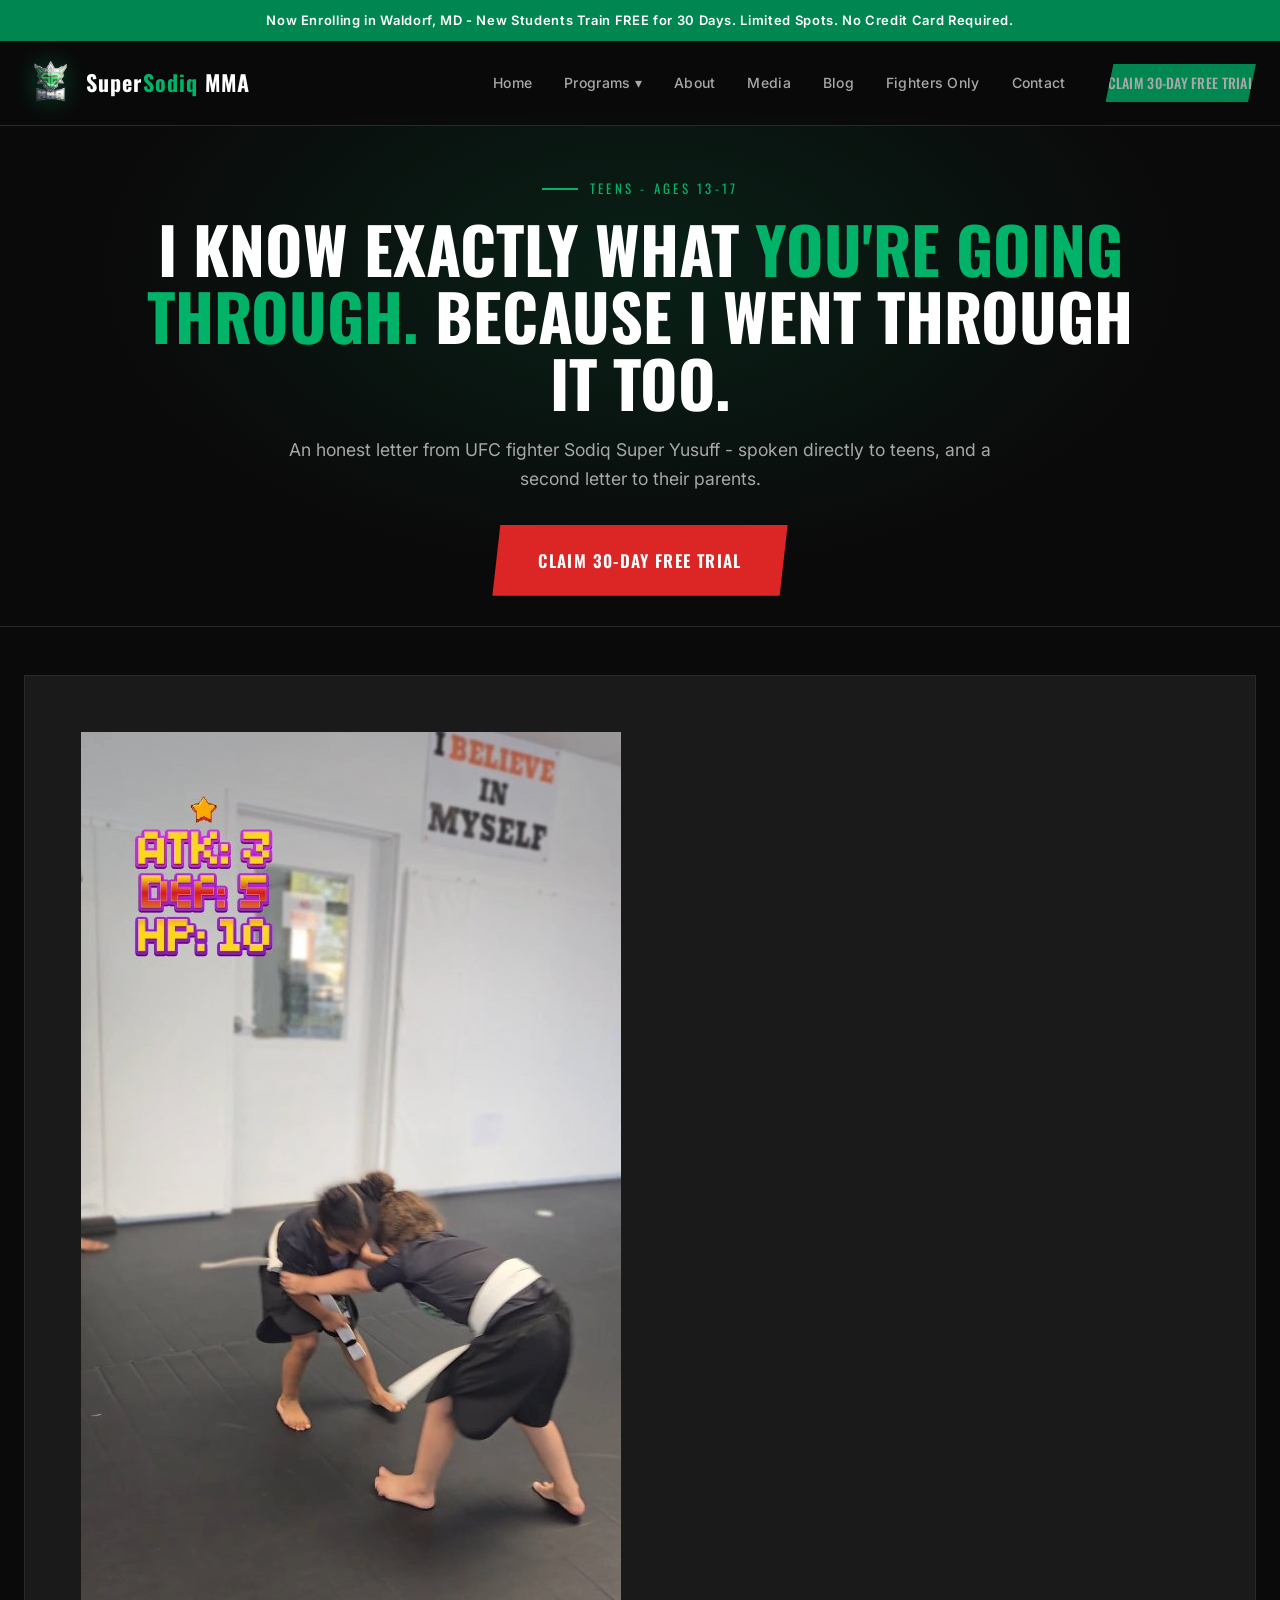
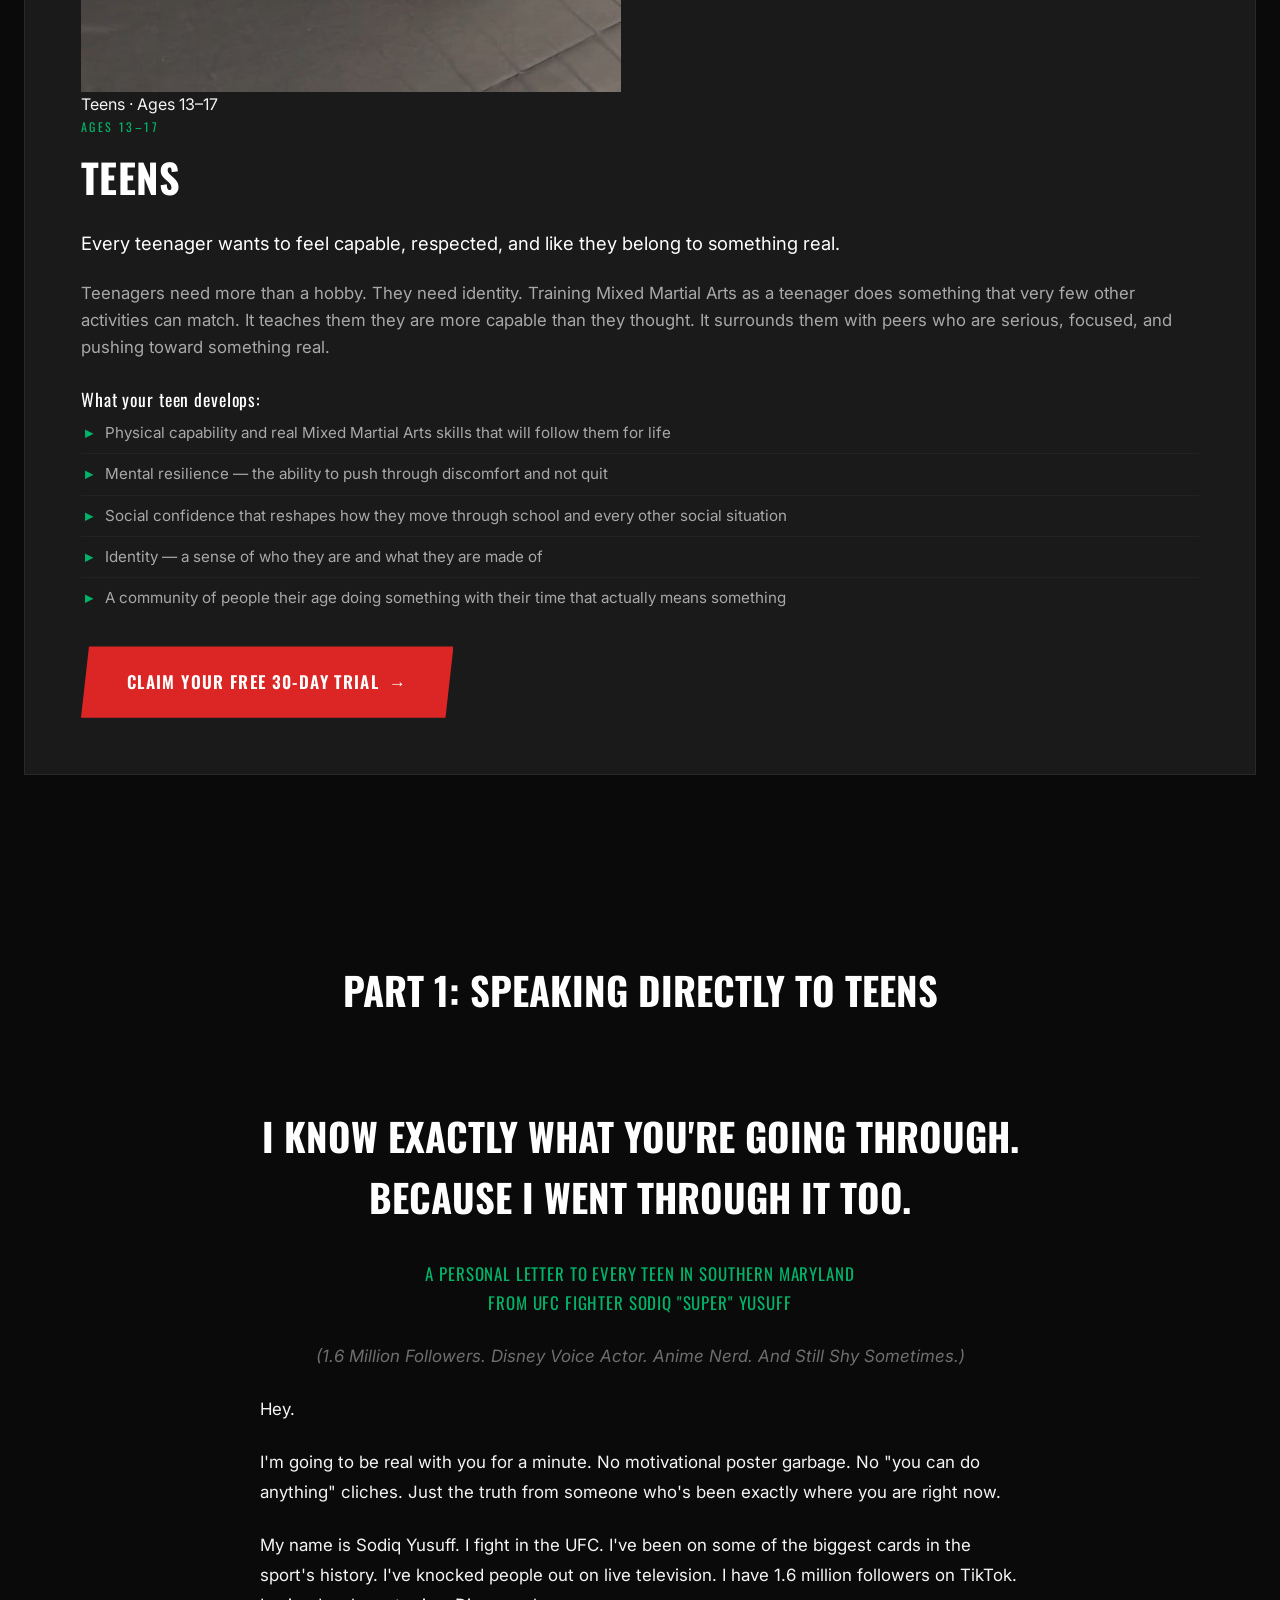
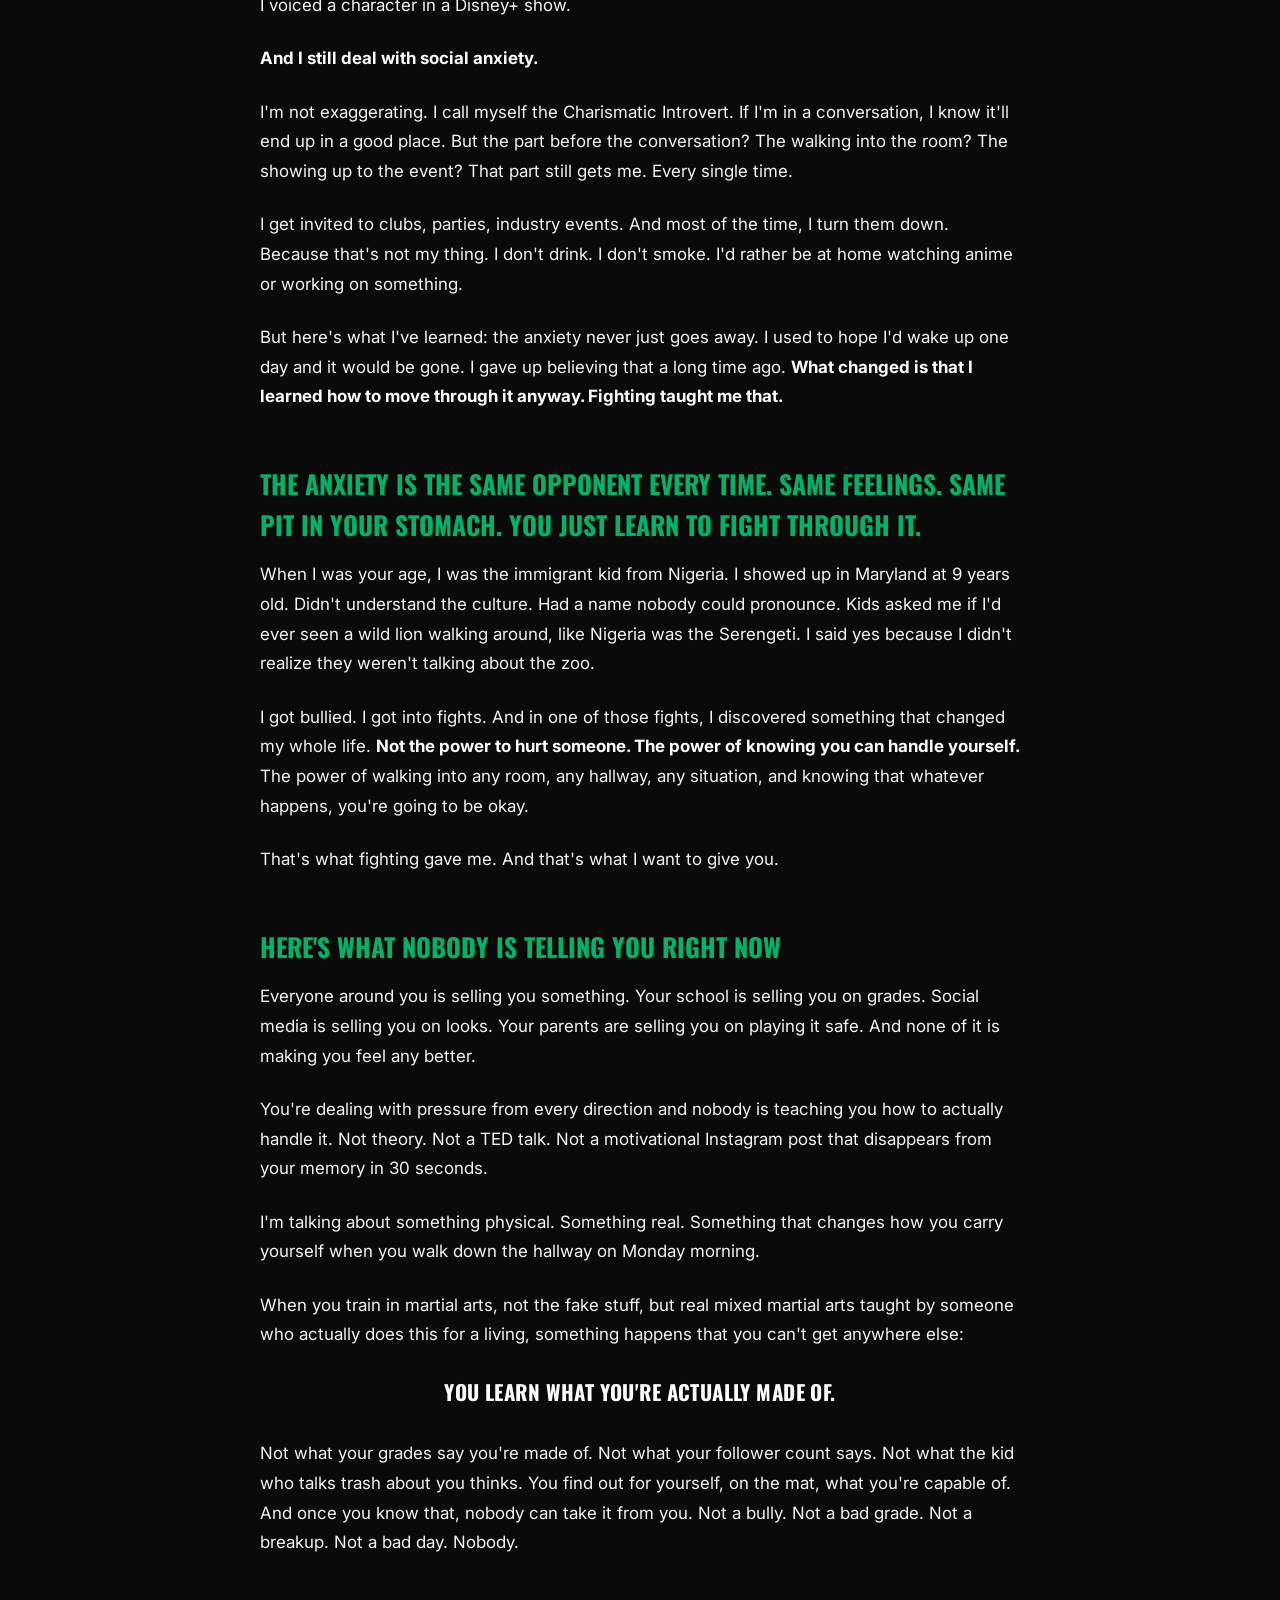
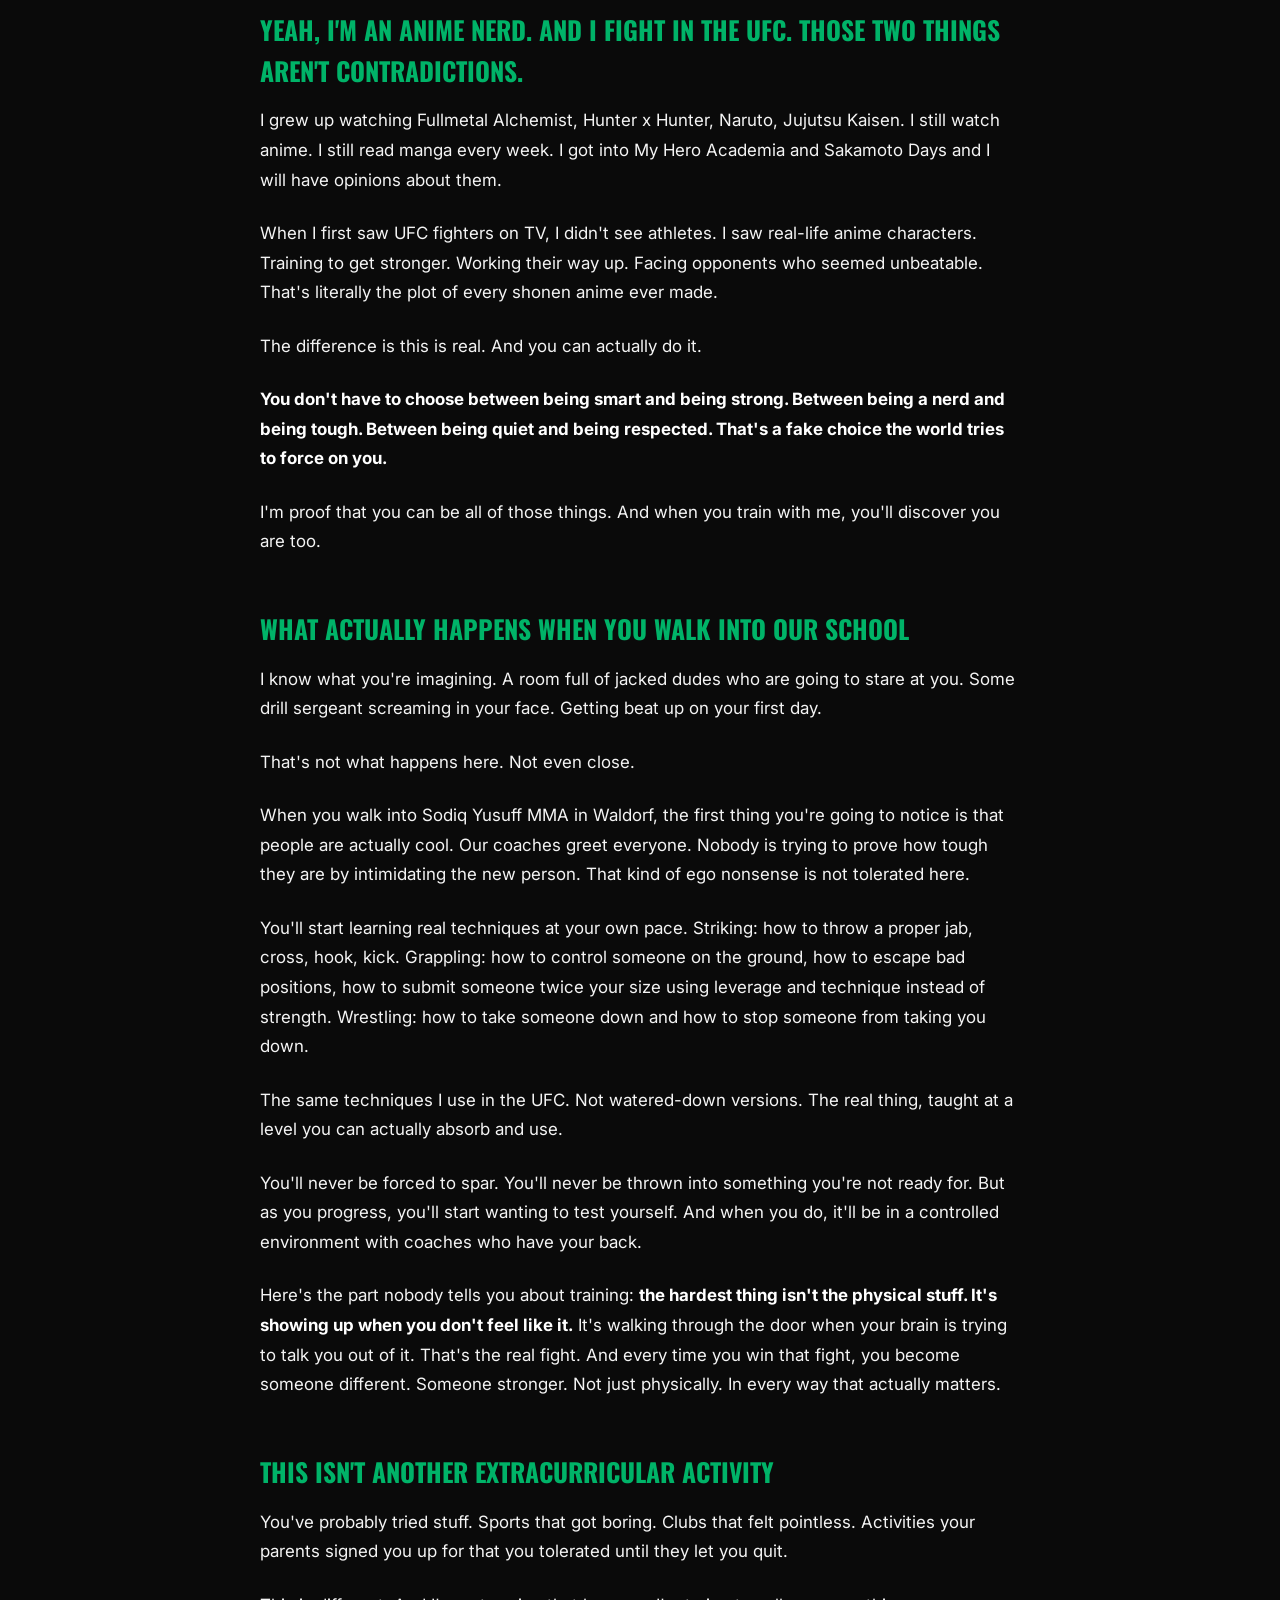
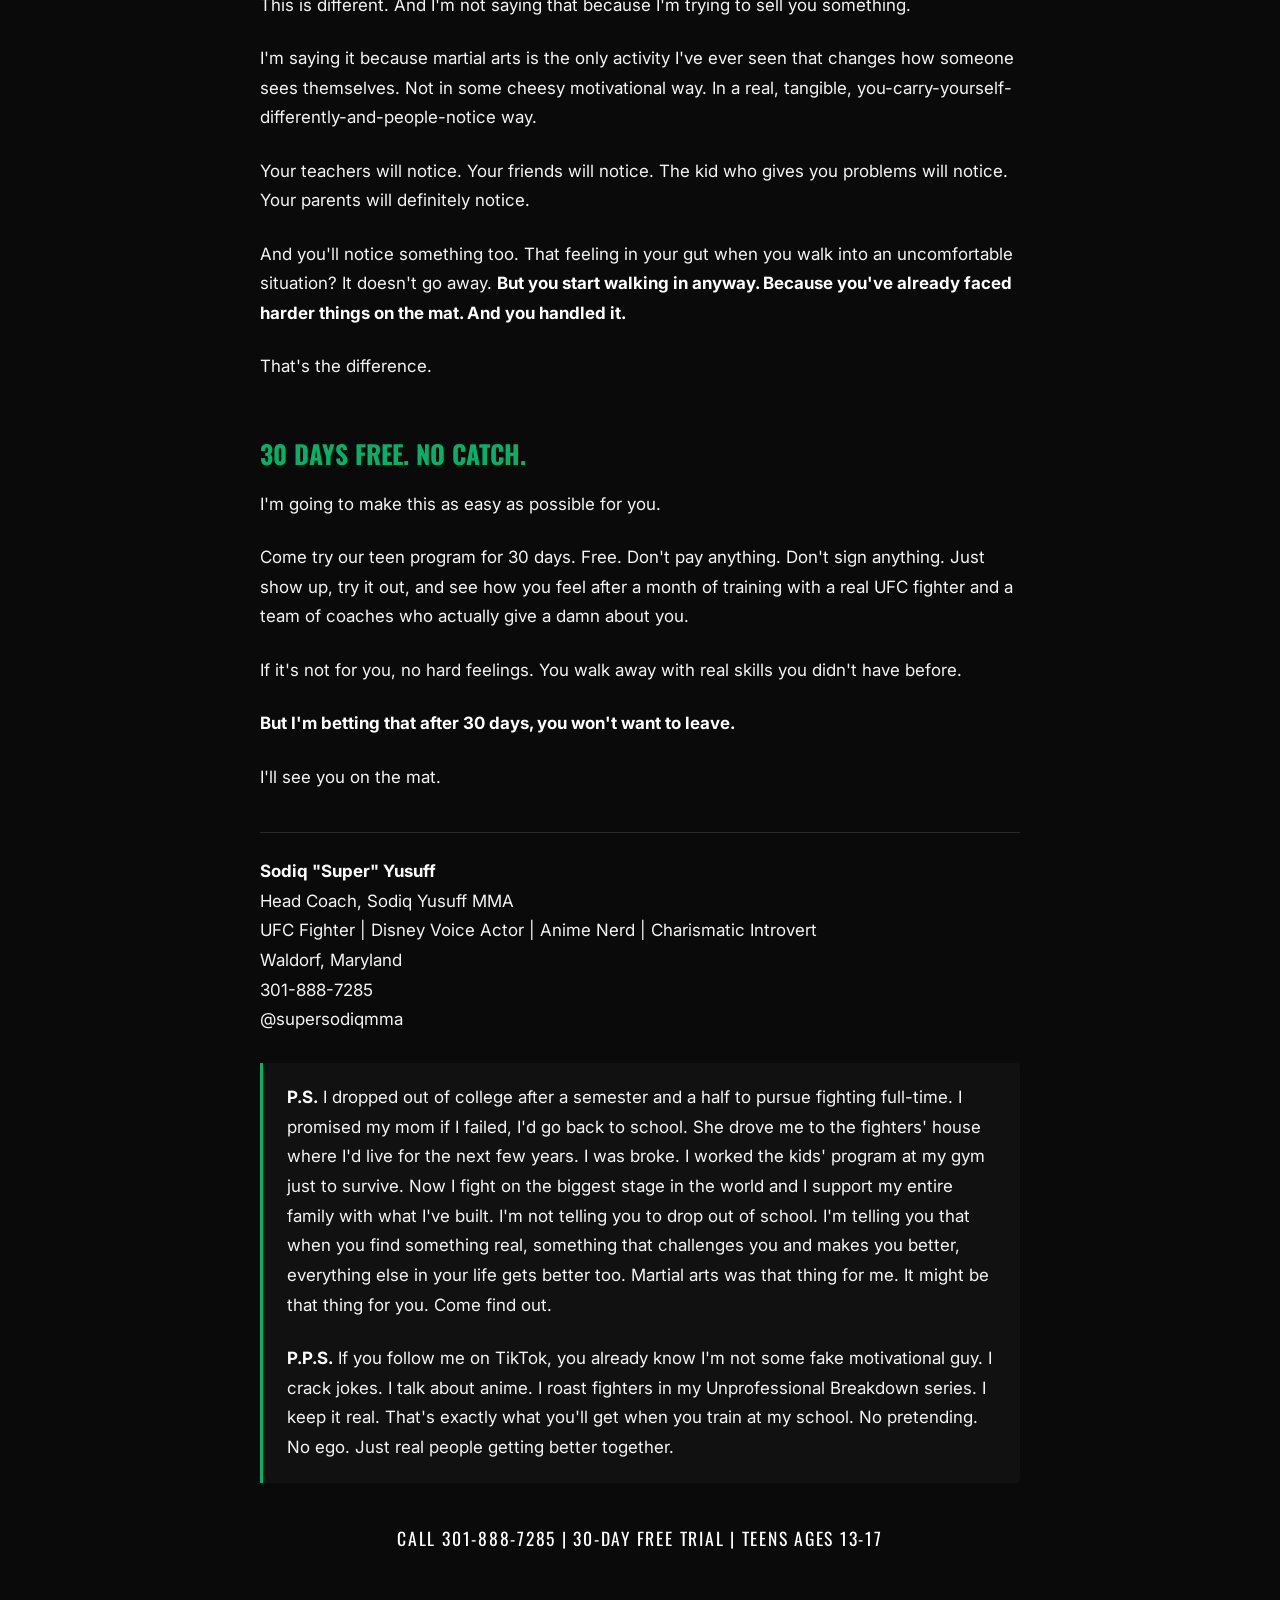
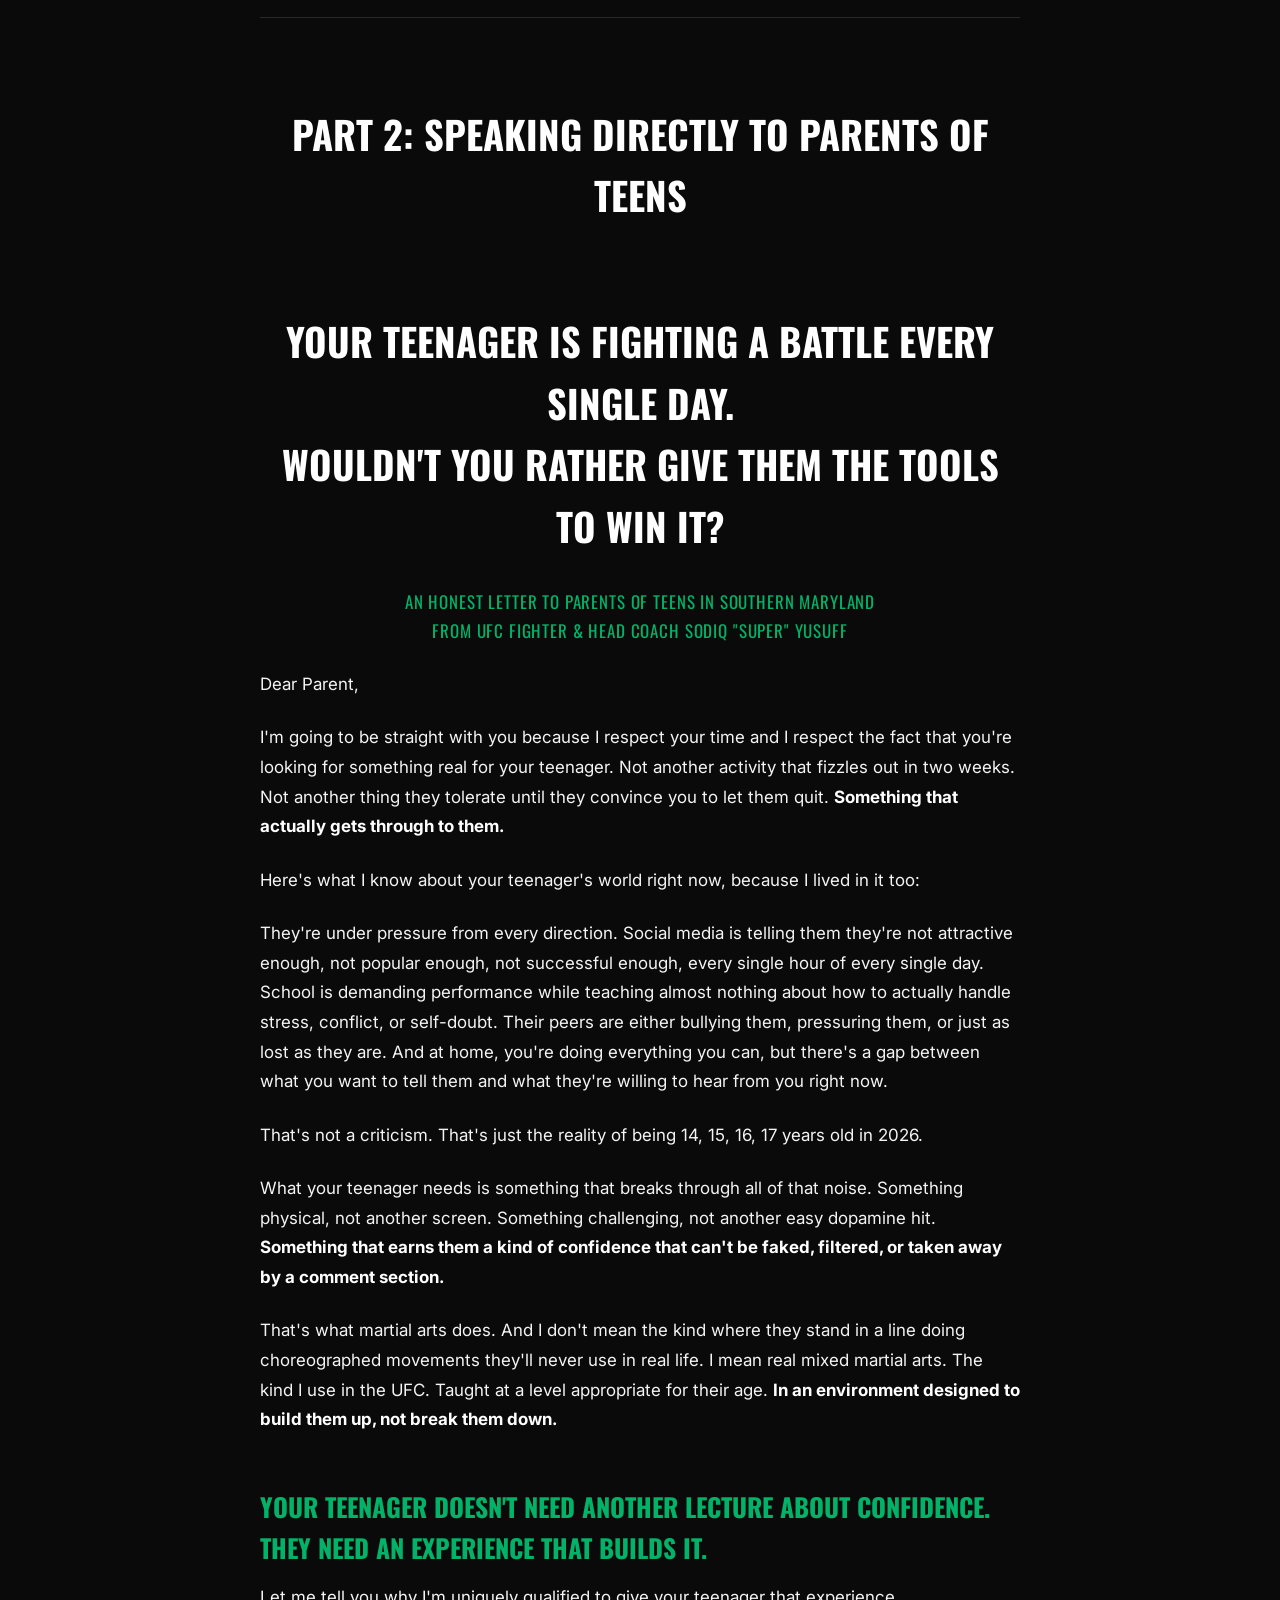
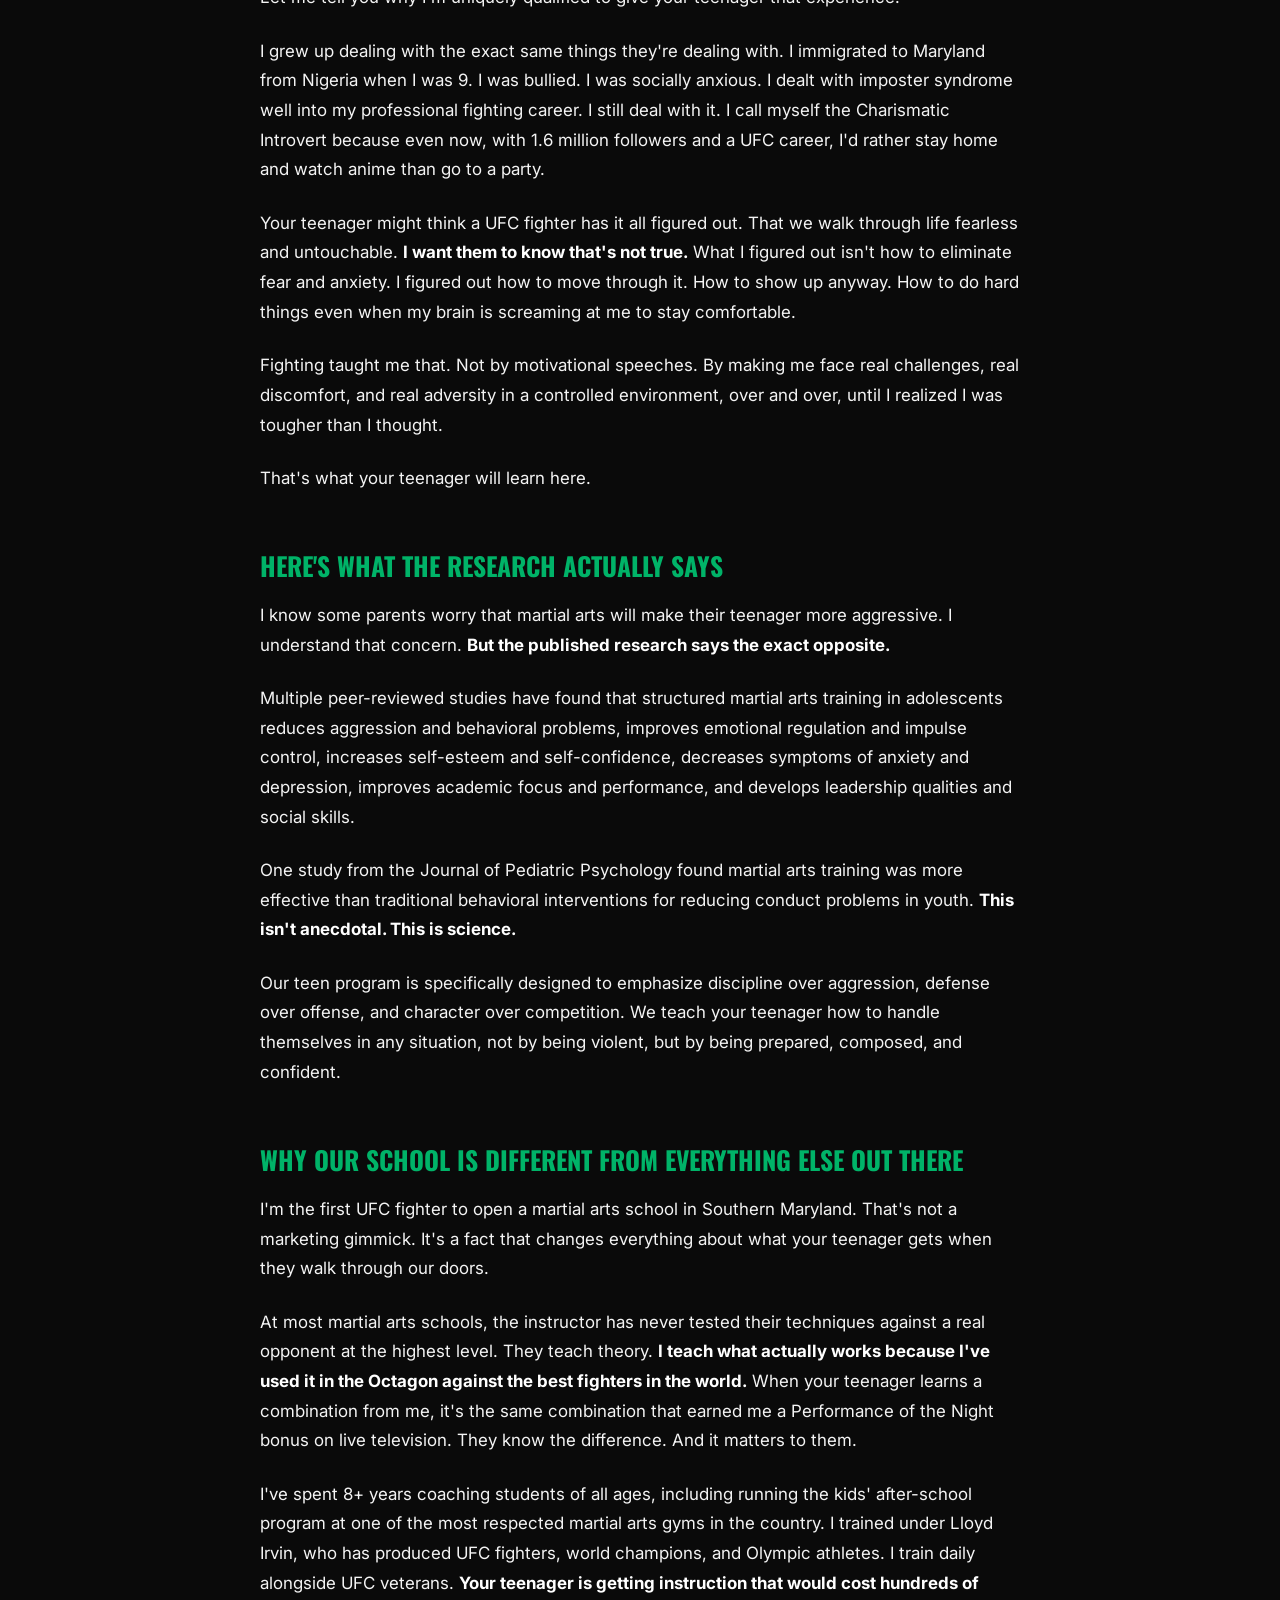
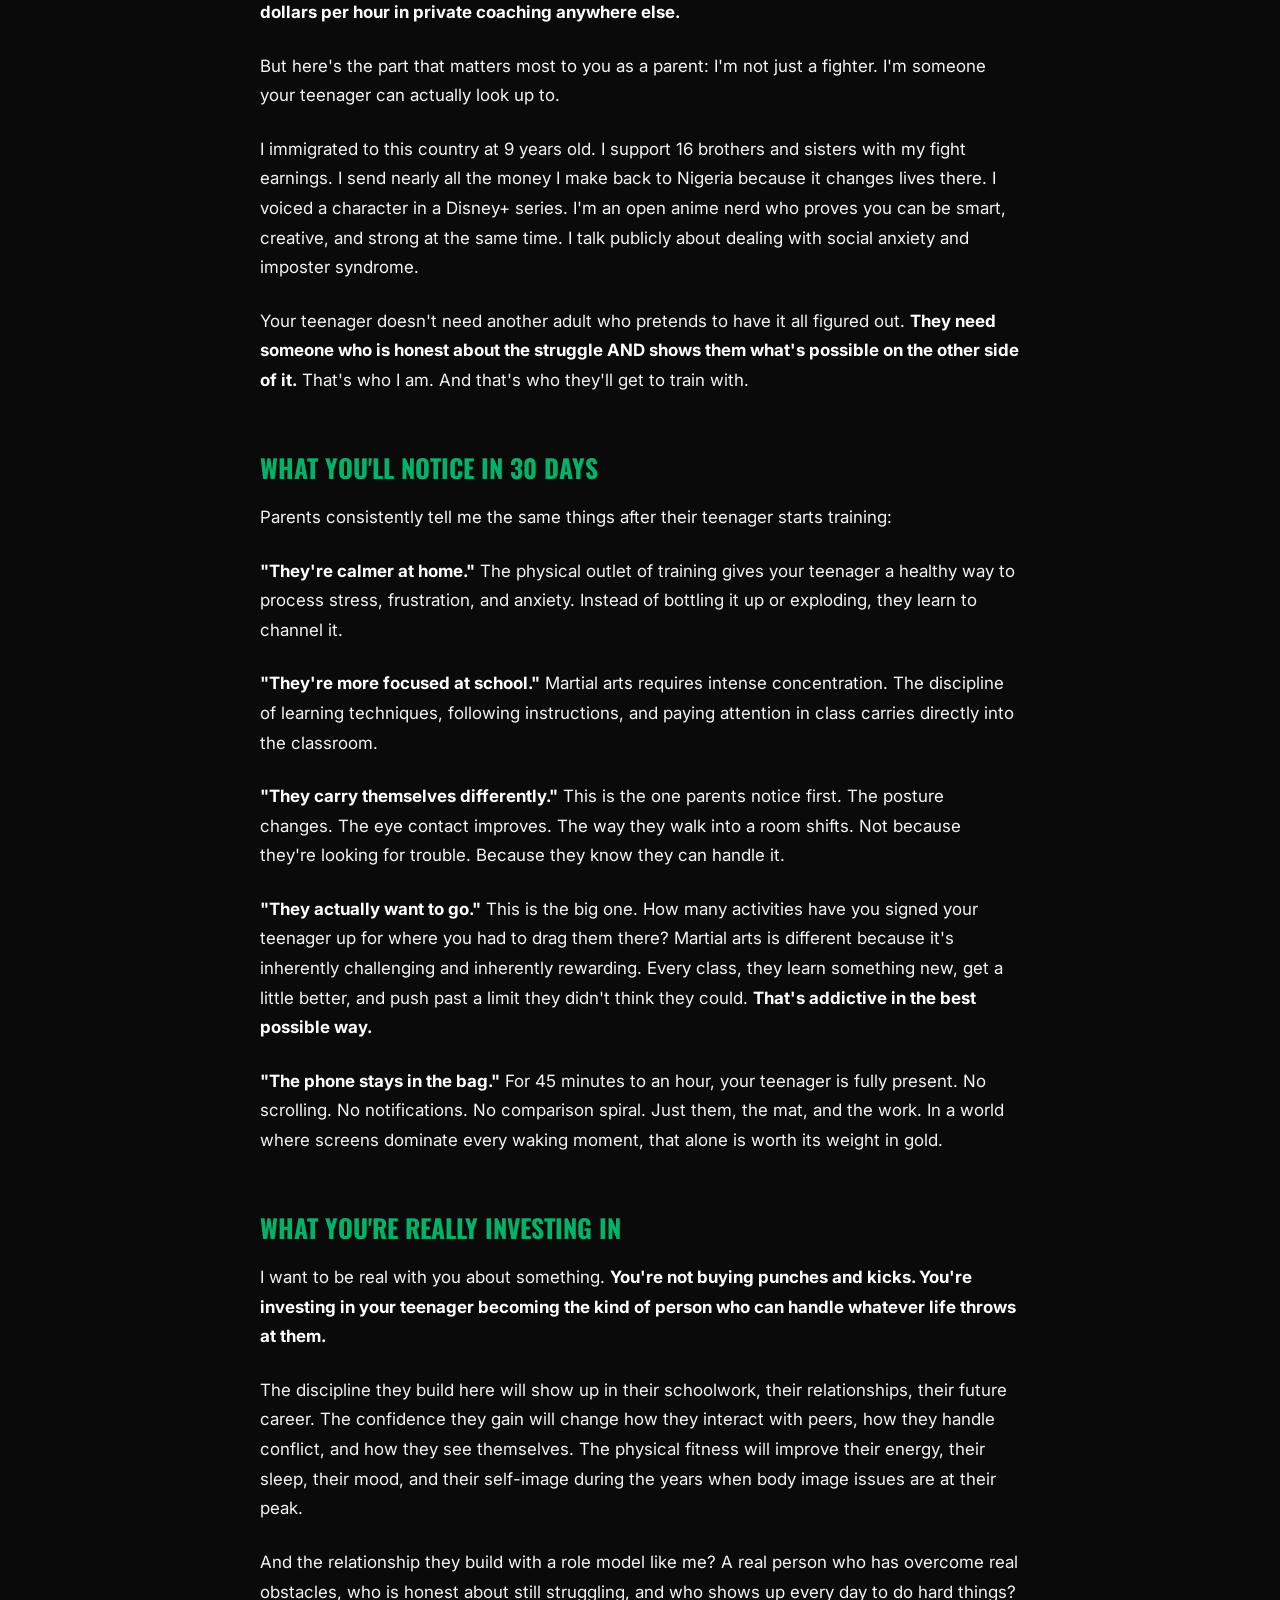
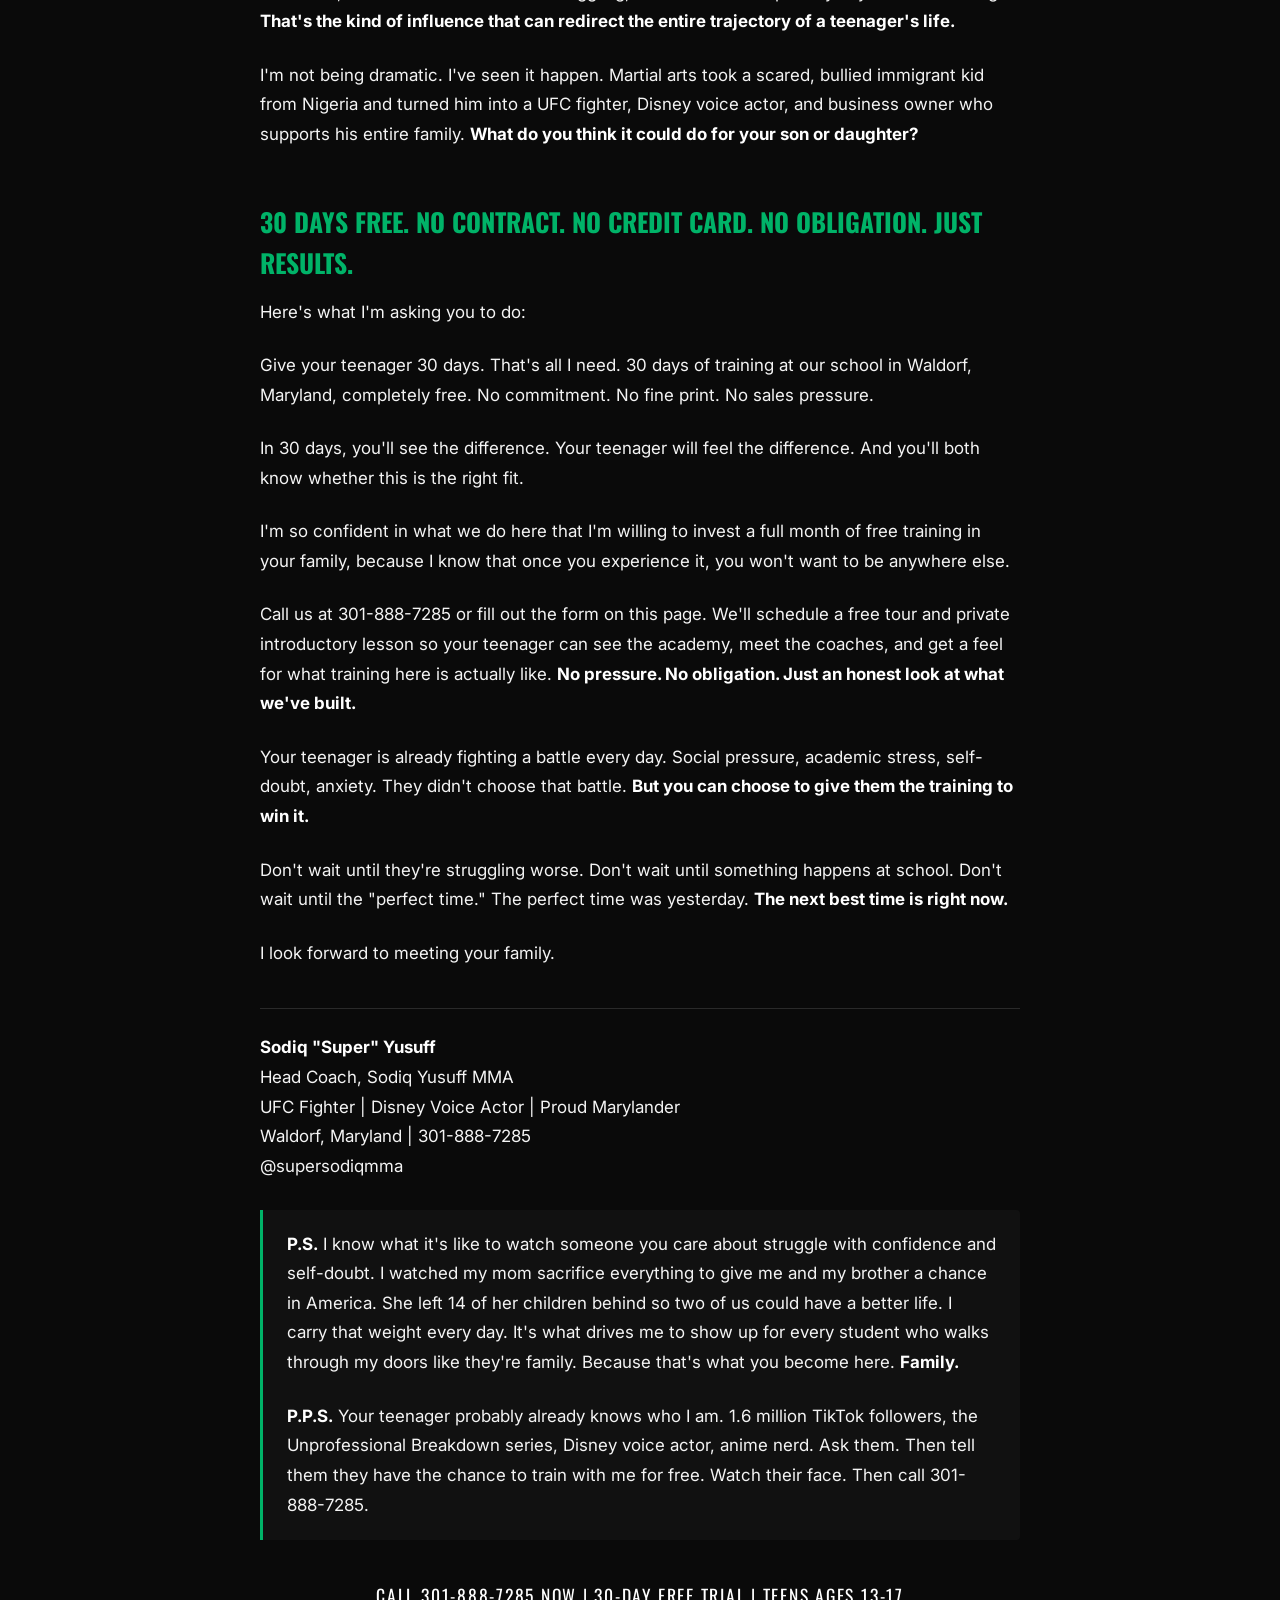
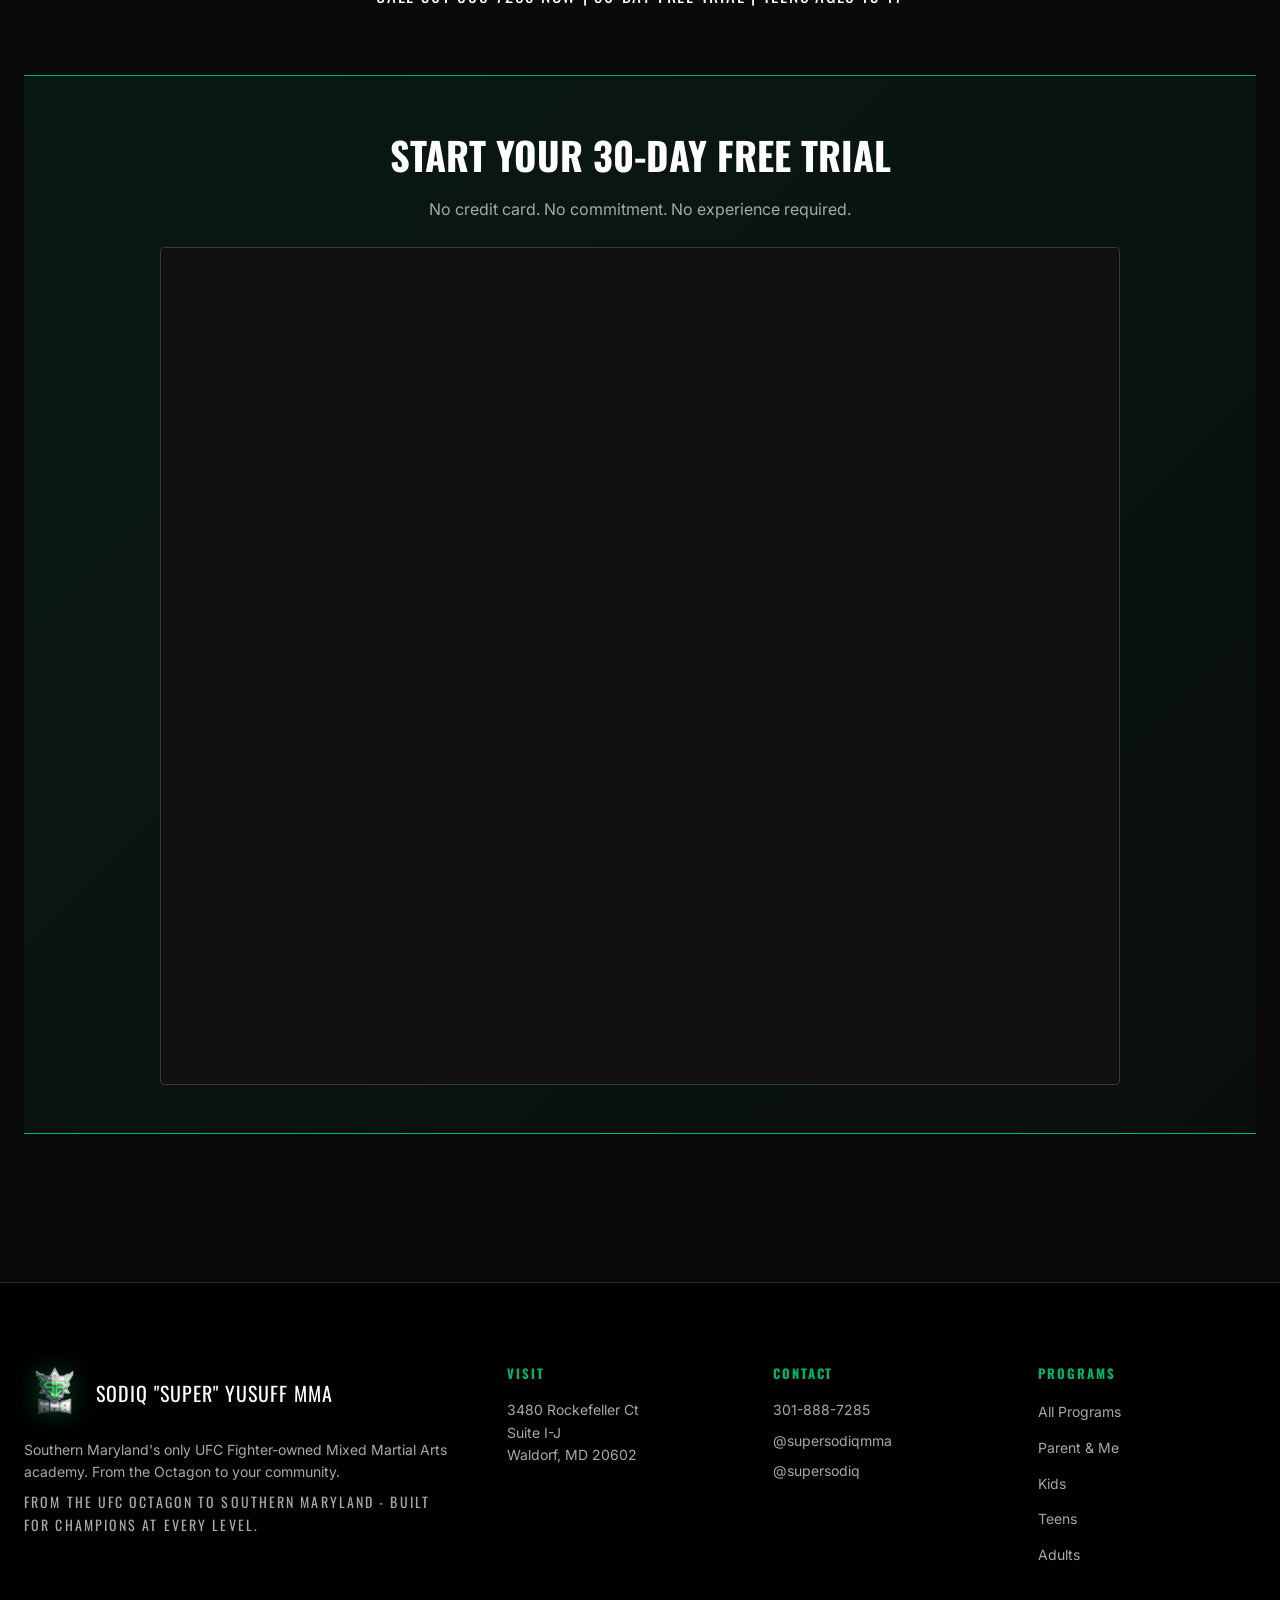
<file: teens.html>
<!DOCTYPE html>
<html lang="en">
<head>
<meta charset="UTF-8" />
<meta name="viewport" content="width=device-width, initial-scale=1.0" />
<title>Teens - Sodiq Yusuff MMA - An Honest Letter to Every Teen and Every Parent</title>
<meta name="description" content="Two letters from UFC fighter Sodiq Yusuff: one to teens, one to their parents. 30-day free trial. Ages 13-17." />
<link rel="preconnect" href="https://fonts.googleapis.com" />
<link rel="preconnect" href="https://fonts.gstatic.com" crossorigin />
<link href="https://fonts.googleapis.com/css2?family=Oswald:wght@400;500;600;700&family=Inter:wght@300;400;500;600;700&display=swap" rel="stylesheet" />
<link rel="stylesheet" href="assets/css/styles.css?v=36" />
<link rel="icon" type="image/png" href="assets/images/super-sodiq-logo.png" />
<style>
  .ded-hero { padding: 60px 24px 30px; text-align: center; background: radial-gradient(ellipse at 50% 30%, rgba(0,135,81,0.18) 0%, transparent 60%), var(--bg); border-bottom: 1px solid var(--border); }
  .ded-hero .kicker { font-family: var(--font-display); font-size: 13px; letter-spacing: 0.25em; text-transform: uppercase; color: var(--nigeria-green-bright); margin-bottom: 16px; }
  .ded-hero h1 { font-family: var(--font-display); font-size: clamp(2rem, 5.5vw, 4rem); text-transform: uppercase; color: var(--white); line-height: 1.05; max-width: 1000px; margin: 0 auto 20px; }
  .ded-hero h1 em { color: var(--nigeria-green-bright); font-style: normal; }
  .ded-hero .lede { max-width: 760px; margin: 0 auto; font-size: 1.1rem; color: var(--text-dim); line-height: 1.6; }
  .letter-prose { max-width: 760px; margin: 0 auto; }
  .letter-prose p { font-size: 1.06rem; line-height: 1.75; margin-bottom: 1.4em; color: var(--text); }
  .letter-prose p strong { color: var(--white); }
  .letter-prose h2 { font-family: var(--font-display); font-size: clamp(1.6rem, 3vw, 2.4rem); text-transform: uppercase; margin: 2.2em 0 0.8em; color: var(--white); }
  .letter-prose h3 { font-family: var(--font-display); font-size: clamp(1.25rem, 2vw, 1.6rem); text-transform: uppercase; margin: 2em 0 0.6em; color: var(--nigeria-green-bright); }
  .letter-prose h4 { font-family: var(--font-display); font-size: 1.1rem; text-transform: uppercase; margin: 1.6em 0 0.4em; color: var(--white); letter-spacing: 0.05em; }
  .letter-prose blockquote { border-left: 3px solid var(--nigeria-green-bright); padding: 8px 0 8px 22px; margin: 1.5em 0; color: var(--text-dim); font-style: italic; }
  .letter-prose ul { margin: 0 0 1.4em 1.2em; }
  .letter-prose ul li { margin-bottom: 0.5em; line-height: 1.6; }
  .pillar { background: var(--bg-2); border: 1px solid var(--border-bright); padding: 28px; margin: 32px 0; border-radius: 4px; }
  .pillar h4 { margin-top: 0; }
  .cta-stripe { text-align: center; padding: 48px 24px; margin: 48px 0; background: linear-gradient(135deg, rgba(0,135,81,0.12), rgba(0,135,81,0.04)); border-top: 1px solid var(--nigeria-green-bright); border-bottom: 1px solid var(--nigeria-green-bright); }
  .cta-stripe h3 { font-family: var(--font-display); font-size: clamp(1.6rem, 3vw, 2.4rem); text-transform: uppercase; color: var(--white); margin: 0 0 12px; }
  .cta-stripe p { color: var(--text-dim); margin: 0 0 24px; }
  .signoff { margin: 40px 0 20px; padding-top: 24px; border-top: 1px solid var(--border); }
  .signoff strong { color: var(--white); }
  .ps-block { background: var(--bg-2); border-left: 3px solid var(--nigeria-green-bright); padding: 20px 24px; margin: 28px 0; border-radius: 0 4px 4px 0; }
  .ps-block p:last-child { margin-bottom: 0; }
  .impact-block { text-align: center; padding: 48px 24px; margin: 48px 0; }
  .impact-block .big { font-family: var(--font-display); font-size: clamp(2rem, 5vw, 3.4rem); text-transform: uppercase; color: var(--white); line-height: 1.1; margin-bottom: 12px; }
  .impact-block .accent { color: var(--nigeria-green-bright); font-size: clamp(2.4rem, 6vw, 4rem); display: block; }
  .johnson-letter { background: var(--bg-2); border: 2px solid var(--nigeria-green-bright); padding: 32px; margin: 0 auto 48px; max-width: 800px; text-align: center; border-radius: 4px; }
  .johnson-letter strong { font-family: var(--font-display); font-size: clamp(1.3rem, 2.5vw, 1.8rem); color: var(--white); display: block; text-transform: uppercase; line-height: 1.2; margin-bottom: 12px; }
  .johnson-letter p { color: var(--text); margin: 6px 0; line-height: 1.5; }
  .johnson-letter .green { color: var(--nigeria-green-bright); font-weight: 600; }
</style>

</head>
<body>

<div id="nav-slot"></div>

<section class="ded-hero">
  <div class="kicker">Teens - Ages 13-17</div>
  <h1>I Know Exactly What <em>You're Going Through.</em> Because I Went Through It Too.</h1>
  <p class="lede">An honest letter from UFC fighter Sodiq Super Yusuff - spoken directly to teens, and a second letter to their parents.</p>
  <div style="margin-top:32px;">
    <a href="#trial" class="btn btn-blood btn-lg pulse">Claim 30-Day Free Trial</a>
  </div>
</section>
<!-- ============ PROGRAM CARD ============ -->
<section class="section" style="padding-top:48px;padding-bottom:0;">
  <div class="container">
    <!-- TEENS -->
    <div class="program mb-lg reveal" id="teens" style="padding:56px;display:block;">
      <div class="program-banner">
        <img src="assets/images/kids-girls-wrestling-believe.jpg" alt="Teens wrestling and training — I Believe in Myself" loading="lazy" />
        <span class="tag">Teens · Ages 13–17</span>
      </div>
      <div class="program-age">Ages 13–17</div>
      <h2 class="program-title" style="font-size:clamp(1.75rem,3.5vw,2.5rem);">Teens</h2>
      <div class="prose">
        <p class="strong" style="color:var(--white);font-size:1.15rem;">Every teenager wants to feel capable, respected, and like they belong to something real.</p>
        <p>Teenagers need more than a hobby. They need identity. Training Mixed Martial Arts as a teenager does something that very few other activities can match. It teaches them they are more capable than they thought. It surrounds them with peers who are serious, focused, and pushing toward something real.</p>
      </div>
      <p style="font-family:var(--font-display);color:var(--white);letter-spacing:0.05em;margin-top:24px;font-size:1.1rem;">What your teen develops:</p>
      <ul>
        <li>Physical capability and real Mixed Martial Arts skills that will follow them for life</li>
        <li>Mental resilience — the ability to push through discomfort and not quit</li>
        <li>Social confidence that reshapes how they move through school and every other social situation</li>
        <li>Identity — a sense of who they are and what they are made of</li>
        <li>A community of people their age doing something with their time that actually means something</li>
      </ul>
      <a href="#trial" class="btn btn-blood btn-lg btn-arrow mt-md">Claim Your Free 30-Day Trial</a>
    </div>

    
  </div>
</section>


<section class="section">
  <div class="container">
    <div class="letter-prose">
<!-- ===== TEENS SALES LETTER — VERBATIM (PART 1 + PART 2) ===== -->

<h2 style="text-align:center;">PART 1: SPEAKING DIRECTLY TO TEENS</h2>

<h2 style="text-align:center;color:var(--white);">I Know Exactly What You're Going Through.<br/>Because I Went Through It Too.</h2>

<p style="text-align:center;color:var(--nigeria-green-bright);font-family:var(--font-display);letter-spacing:0.05em;text-transform:uppercase;">A Personal Letter To Every Teen In Southern Maryland<br/>From UFC Fighter Sodiq "Super" Yusuff</p>
<p style="text-align:center;color:var(--text-muted);font-style:italic;">(1.6 Million Followers. Disney Voice Actor. Anime Nerd. And Still Shy Sometimes.)</p>

<p>Hey.</p>

<p>I'm going to be real with you for a minute. No motivational poster garbage. No "you can do anything" cliches. Just the truth from someone who's been exactly where you are right now.</p>

<p>My name is Sodiq Yusuff. I fight in the UFC. I've been on some of the biggest cards in the sport's history. I've knocked people out on live television. I have 1.6 million followers on TikTok. I voiced a character in a Disney+ show.</p>

<p><strong>And I still deal with social anxiety.</strong></p>

<p>I'm not exaggerating. I call myself the Charismatic Introvert. If I'm in a conversation, I know it'll end up in a good place. But the part before the conversation? The walking into the room? The showing up to the event? That part still gets me. Every single time.</p>

<p>I get invited to clubs, parties, industry events. And most of the time, I turn them down. Because that's not my thing. I don't drink. I don't smoke. I'd rather be at home watching anime or working on something.</p>

<p>But here's what I've learned: the anxiety never just goes away. I used to hope I'd wake up one day and it would be gone. I gave up believing that a long time ago. <strong>What changed is that I learned how to move through it anyway. Fighting taught me that.</strong></p>

<h3>The Anxiety Is The Same Opponent Every Time. Same Feelings. Same Pit In Your Stomach. You Just Learn To Fight Through It.</h3>

<p>When I was your age, I was the immigrant kid from Nigeria. I showed up in Maryland at 9 years old. Didn't understand the culture. Had a name nobody could pronounce. Kids asked me if I'd ever seen a wild lion walking around, like Nigeria was the Serengeti. I said yes because I didn't realize they weren't talking about the zoo.</p>

<p>I got bullied. I got into fights. And in one of those fights, I discovered something that changed my whole life. <strong>Not the power to hurt someone. The power of knowing you can handle yourself.</strong> The power of walking into any room, any hallway, any situation, and knowing that whatever happens, you're going to be okay.</p>

<p>That's what fighting gave me. And that's what I want to give you.</p>

<h3>Here's What Nobody Is Telling You Right Now</h3>

<p>Everyone around you is selling you something. Your school is selling you on grades. Social media is selling you on looks. Your parents are selling you on playing it safe. And none of it is making you feel any better.</p>

<p>You're dealing with pressure from every direction and nobody is teaching you how to actually handle it. Not theory. Not a TED talk. Not a motivational Instagram post that disappears from your memory in 30 seconds.</p>

<p>I'm talking about something physical. Something real. Something that changes how you carry yourself when you walk down the hallway on Monday morning.</p>

<p>When you train in martial arts, not the fake stuff, but real mixed martial arts taught by someone who actually does this for a living, something happens that you can't get anywhere else:</p>

<p style="text-align:center;font-size:1.3rem;color:var(--white);font-family:var(--font-display);text-transform:uppercase;letter-spacing:0.02em;"><strong>You learn what you're actually made of.</strong></p>

<p>Not what your grades say you're made of. Not what your follower count says. Not what the kid who talks trash about you thinks. You find out for yourself, on the mat, what you're capable of. And once you know that, nobody can take it from you. Not a bully. Not a bad grade. Not a breakup. Not a bad day. Nobody.</p>

<h3>Yeah, I'm An Anime Nerd. And I Fight In The UFC. Those Two Things Aren't Contradictions.</h3>

<p>I grew up watching Fullmetal Alchemist, Hunter x Hunter, Naruto, Jujutsu Kaisen. I still watch anime. I still read manga every week. I got into My Hero Academia and Sakamoto Days and I will have opinions about them.</p>

<p>When I first saw UFC fighters on TV, I didn't see athletes. I saw real-life anime characters. Training to get stronger. Working their way up. Facing opponents who seemed unbeatable. That's literally the plot of every shonen anime ever made.</p>

<p>The difference is this is real. And you can actually do it.</p>

<p><strong>You don't have to choose between being smart and being strong. Between being a nerd and being tough. Between being quiet and being respected. That's a fake choice the world tries to force on you.</strong></p>

<p>I'm proof that you can be all of those things. And when you train with me, you'll discover you are too.</p>

<h3>What Actually Happens When You Walk Into Our School</h3>

<p>I know what you're imagining. A room full of jacked dudes who are going to stare at you. Some drill sergeant screaming in your face. Getting beat up on your first day.</p>

<p>That's not what happens here. Not even close.</p>

<p>When you walk into Sodiq Yusuff MMA in Waldorf, the first thing you're going to notice is that people are actually cool. Our coaches greet everyone. Nobody is trying to prove how tough they are by intimidating the new person. That kind of ego nonsense is not tolerated here.</p>

<p>You'll start learning real techniques at your own pace. Striking: how to throw a proper jab, cross, hook, kick. Grappling: how to control someone on the ground, how to escape bad positions, how to submit someone twice your size using leverage and technique instead of strength. Wrestling: how to take someone down and how to stop someone from taking you down.</p>

<p>The same techniques I use in the UFC. Not watered-down versions. The real thing, taught at a level you can actually absorb and use.</p>

<p>You'll never be forced to spar. You'll never be thrown into something you're not ready for. But as you progress, you'll start wanting to test yourself. And when you do, it'll be in a controlled environment with coaches who have your back.</p>

<p>Here's the part nobody tells you about training: <strong>the hardest thing isn't the physical stuff. It's showing up when you don't feel like it.</strong> It's walking through the door when your brain is trying to talk you out of it. That's the real fight. And every time you win that fight, you become someone different. Someone stronger. Not just physically. In every way that actually matters.</p>

<h3>This Isn't Another Extracurricular Activity</h3>

<p>You've probably tried stuff. Sports that got boring. Clubs that felt pointless. Activities your parents signed you up for that you tolerated until they let you quit.</p>

<p>This is different. And I'm not saying that because I'm trying to sell you something.</p>

<p>I'm saying it because martial arts is the only activity I've ever seen that changes how someone sees themselves. Not in some cheesy motivational way. In a real, tangible, you-carry-yourself-differently-and-people-notice way.</p>

<p>Your teachers will notice. Your friends will notice. The kid who gives you problems will notice. Your parents will definitely notice.</p>

<p>And you'll notice something too. That feeling in your gut when you walk into an uncomfortable situation? It doesn't go away. <strong>But you start walking in anyway. Because you've already faced harder things on the mat. And you handled it.</strong></p>

<p>That's the difference.</p>

<h3>30 Days Free. No Catch.</h3>

<p>I'm going to make this as easy as possible for you.</p>

<p>Come try our teen program for 30 days. Free. Don't pay anything. Don't sign anything. Just show up, try it out, and see how you feel after a month of training with a real UFC fighter and a team of coaches who actually give a damn about you.</p>

<p>If it's not for you, no hard feelings. You walk away with real skills you didn't have before.</p>

<p><strong>But I'm betting that after 30 days, you won't want to leave.</strong></p>

<p>I'll see you on the mat.</p>

<div class="signoff">
<p><strong>Sodiq "Super" Yusuff</strong><br/>
Head Coach, Sodiq Yusuff MMA<br/>
UFC Fighter | Disney Voice Actor | Anime Nerd | Charismatic Introvert<br/>
Waldorf, Maryland<br/>
301-888-7285<br/>
@supersodiqmma</p>
</div>

<div class="ps-block">
<p><strong>P.S.</strong> I dropped out of college after a semester and a half to pursue fighting full-time. I promised my mom if I failed, I'd go back to school. She drove me to the fighters' house where I'd live for the next few years. I was broke. I worked the kids' program at my gym just to survive. Now I fight on the biggest stage in the world and I support my entire family with what I've built. I'm not telling you to drop out of school. I'm telling you that when you find something real, something that challenges you and makes you better, everything else in your life gets better too. Martial arts was that thing for me. It might be that thing for you. Come find out.</p>
<p><strong>P.P.S.</strong> If you follow me on TikTok, you already know I'm not some fake motivational guy. I crack jokes. I talk about anime. I roast fighters in my Unprofessional Breakdown series. I keep it real. That's exactly what you'll get when you train at my school. No pretending. No ego. Just real people getting better together.</p>
</div>

<p style="text-align:center;font-family:var(--font-display);letter-spacing:0.1em;color:var(--white);text-transform:uppercase;margin:40px 0;font-size:1.1rem;">CALL 301-888-7285 | 30-DAY FREE TRIAL | TEENS AGES 13-17</p>

<hr style="border:none;border-top:1px solid var(--border);margin:64px 0;"/>

<h2 style="text-align:center;">PART 2: SPEAKING DIRECTLY TO PARENTS OF TEENS</h2>

<h2 style="text-align:center;color:var(--white);">Your Teenager Is Fighting A Battle Every Single Day.<br/>Wouldn't You Rather Give Them The Tools To Win It?</h2>

<p style="text-align:center;color:var(--nigeria-green-bright);font-family:var(--font-display);letter-spacing:0.05em;text-transform:uppercase;">An Honest Letter To Parents Of Teens In Southern Maryland<br/>From UFC Fighter &amp; Head Coach Sodiq "Super" Yusuff</p>

<p>Dear Parent,</p>

<p>I'm going to be straight with you because I respect your time and I respect the fact that you're looking for something real for your teenager. Not another activity that fizzles out in two weeks. Not another thing they tolerate until they convince you to let them quit. <strong>Something that actually gets through to them.</strong></p>

<p>Here's what I know about your teenager's world right now, because I lived in it too:</p>

<p>They're under pressure from every direction. Social media is telling them they're not attractive enough, not popular enough, not successful enough, every single hour of every single day. School is demanding performance while teaching almost nothing about how to actually handle stress, conflict, or self-doubt. Their peers are either bullying them, pressuring them, or just as lost as they are. And at home, you're doing everything you can, but there's a gap between what you want to tell them and what they're willing to hear from you right now.</p>

<p>That's not a criticism. That's just the reality of being 14, 15, 16, 17 years old in 2026.</p>

<p>What your teenager needs is something that breaks through all of that noise. Something physical, not another screen. Something challenging, not another easy dopamine hit. <strong>Something that earns them a kind of confidence that can't be faked, filtered, or taken away by a comment section.</strong></p>

<p>That's what martial arts does. And I don't mean the kind where they stand in a line doing choreographed movements they'll never use in real life. I mean real mixed martial arts. The kind I use in the UFC. Taught at a level appropriate for their age. <strong>In an environment designed to build them up, not break them down.</strong></p>

<h3>Your Teenager Doesn't Need Another Lecture About Confidence. They Need An Experience That Builds It.</h3>

<p>Let me tell you why I'm uniquely qualified to give your teenager that experience.</p>

<p>I grew up dealing with the exact same things they're dealing with. I immigrated to Maryland from Nigeria when I was 9. I was bullied. I was socially anxious. I dealt with imposter syndrome well into my professional fighting career. I still deal with it. I call myself the Charismatic Introvert because even now, with 1.6 million followers and a UFC career, I'd rather stay home and watch anime than go to a party.</p>

<p>Your teenager might think a UFC fighter has it all figured out. That we walk through life fearless and untouchable. <strong>I want them to know that's not true.</strong> What I figured out isn't how to eliminate fear and anxiety. I figured out how to move through it. How to show up anyway. How to do hard things even when my brain is screaming at me to stay comfortable.</p>

<p>Fighting taught me that. Not by motivational speeches. By making me face real challenges, real discomfort, and real adversity in a controlled environment, over and over, until I realized I was tougher than I thought.</p>

<p>That's what your teenager will learn here.</p>

<h3>Here's What The Research Actually Says</h3>

<p>I know some parents worry that martial arts will make their teenager more aggressive. I understand that concern. <strong>But the published research says the exact opposite.</strong></p>

<p>Multiple peer-reviewed studies have found that structured martial arts training in adolescents reduces aggression and behavioral problems, improves emotional regulation and impulse control, increases self-esteem and self-confidence, decreases symptoms of anxiety and depression, improves academic focus and performance, and develops leadership qualities and social skills.</p>

<p>One study from the Journal of Pediatric Psychology found martial arts training was more effective than traditional behavioral interventions for reducing conduct problems in youth. <strong>This isn't anecdotal. This is science.</strong></p>

<p>Our teen program is specifically designed to emphasize discipline over aggression, defense over offense, and character over competition. We teach your teenager how to handle themselves in any situation, not by being violent, but by being prepared, composed, and confident.</p>

<h3>Why Our School Is Different From Everything Else Out There</h3>

<p>I'm the first UFC fighter to open a martial arts school in Southern Maryland. That's not a marketing gimmick. It's a fact that changes everything about what your teenager gets when they walk through our doors.</p>

<p>At most martial arts schools, the instructor has never tested their techniques against a real opponent at the highest level. They teach theory. <strong>I teach what actually works because I've used it in the Octagon against the best fighters in the world.</strong> When your teenager learns a combination from me, it's the same combination that earned me a Performance of the Night bonus on live television. They know the difference. And it matters to them.</p>

<p>I've spent 8+ years coaching students of all ages, including running the kids' after-school program at one of the most respected martial arts gyms in the country. I trained under Lloyd Irvin, who has produced UFC fighters, world champions, and Olympic athletes. I train daily alongside UFC veterans. <strong>Your teenager is getting instruction that would cost hundreds of dollars per hour in private coaching anywhere else.</strong></p>

<p>But here's the part that matters most to you as a parent: I'm not just a fighter. I'm someone your teenager can actually look up to.</p>

<p>I immigrated to this country at 9 years old. I support 16 brothers and sisters with my fight earnings. I send nearly all the money I make back to Nigeria because it changes lives there. I voiced a character in a Disney+ series. I'm an open anime nerd who proves you can be smart, creative, and strong at the same time. I talk publicly about dealing with social anxiety and imposter syndrome.</p>

<p>Your teenager doesn't need another adult who pretends to have it all figured out. <strong>They need someone who is honest about the struggle AND shows them what's possible on the other side of it.</strong> That's who I am. And that's who they'll get to train with.</p>

<h3>What You'll Notice In 30 Days</h3>

<p>Parents consistently tell me the same things after their teenager starts training:</p>

<p><strong>"They're calmer at home."</strong> The physical outlet of training gives your teenager a healthy way to process stress, frustration, and anxiety. Instead of bottling it up or exploding, they learn to channel it.</p>

<p><strong>"They're more focused at school."</strong> Martial arts requires intense concentration. The discipline of learning techniques, following instructions, and paying attention in class carries directly into the classroom.</p>

<p><strong>"They carry themselves differently."</strong> This is the one parents notice first. The posture changes. The eye contact improves. The way they walk into a room shifts. Not because they're looking for trouble. Because they know they can handle it.</p>

<p><strong>"They actually want to go."</strong> This is the big one. How many activities have you signed your teenager up for where you had to drag them there? Martial arts is different because it's inherently challenging and inherently rewarding. Every class, they learn something new, get a little better, and push past a limit they didn't think they could. <strong>That's addictive in the best possible way.</strong></p>

<p><strong>"The phone stays in the bag."</strong> For 45 minutes to an hour, your teenager is fully present. No scrolling. No notifications. No comparison spiral. Just them, the mat, and the work. In a world where screens dominate every waking moment, that alone is worth its weight in gold.</p>

<h3>What You're Really Investing In</h3>

<p>I want to be real with you about something. <strong>You're not buying punches and kicks. You're investing in your teenager becoming the kind of person who can handle whatever life throws at them.</strong></p>

<p>The discipline they build here will show up in their schoolwork, their relationships, their future career. The confidence they gain will change how they interact with peers, how they handle conflict, and how they see themselves. The physical fitness will improve their energy, their sleep, their mood, and their self-image during the years when body image issues are at their peak.</p>

<p>And the relationship they build with a role model like me? A real person who has overcome real obstacles, who is honest about still struggling, and who shows up every day to do hard things? <strong>That's the kind of influence that can redirect the entire trajectory of a teenager's life.</strong></p>

<p>I'm not being dramatic. I've seen it happen. Martial arts took a scared, bullied immigrant kid from Nigeria and turned him into a UFC fighter, Disney voice actor, and business owner who supports his entire family. <strong>What do you think it could do for your son or daughter?</strong></p>

<h3>30 Days Free. No Contract. No Credit Card. No Obligation. Just Results.</h3>

<p>Here's what I'm asking you to do:</p>

<p>Give your teenager 30 days. That's all I need. 30 days of training at our school in Waldorf, Maryland, completely free. No commitment. No fine print. No sales pressure.</p>

<p>In 30 days, you'll see the difference. Your teenager will feel the difference. And you'll both know whether this is the right fit.</p>

<p>I'm so confident in what we do here that I'm willing to invest a full month of free training in your family, because I know that once you experience it, you won't want to be anywhere else.</p>

<p>Call us at 301-888-7285 or fill out the form on this page. We'll schedule a free tour and private introductory lesson so your teenager can see the academy, meet the coaches, and get a feel for what training here is actually like. <strong>No pressure. No obligation. Just an honest look at what we've built.</strong></p>

<p>Your teenager is already fighting a battle every day. Social pressure, academic stress, self-doubt, anxiety. They didn't choose that battle. <strong>But you can choose to give them the training to win it.</strong></p>

<p>Don't wait until they're struggling worse. Don't wait until something happens at school. Don't wait until the "perfect time." The perfect time was yesterday. <strong>The next best time is right now.</strong></p>

<p>I look forward to meeting your family.</p>

<div class="signoff">
<p><strong>Sodiq "Super" Yusuff</strong><br/>
Head Coach, Sodiq Yusuff MMA<br/>
UFC Fighter | Disney Voice Actor | Proud Marylander<br/>
Waldorf, Maryland | 301-888-7285<br/>
@supersodiqmma</p>
</div>

<div class="ps-block">
<p><strong>P.S.</strong> I know what it's like to watch someone you care about struggle with confidence and self-doubt. I watched my mom sacrifice everything to give me and my brother a chance in America. She left 14 of her children behind so two of us could have a better life. I carry that weight every day. It's what drives me to show up for every student who walks through my doors like they're family. Because that's what you become here. <strong>Family.</strong></p>
<p><strong>P.P.S.</strong> Your teenager probably already knows who I am. 1.6 million TikTok followers, the Unprofessional Breakdown series, Disney voice actor, anime nerd. Ask them. Then tell them they have the chance to train with me for free. Watch their face. Then call 301-888-7285.</p>
</div>

<p style="text-align:center;font-family:var(--font-display);letter-spacing:0.1em;color:var(--white);text-transform:uppercase;margin:40px 0;font-size:1.1rem;">CALL 301-888-7285 NOW | 30-DAY FREE TRIAL | TEENS AGES 13-17</p>

    </div>

    <div id="trial" class="cta-stripe" style="margin-top:64px;">
      <h3>Start Your 30-Day Free Trial</h3>
      <p>No credit card. No commitment. No experience required.</p>
      <div class="ghl-booking reveal" style="max-width:960px;margin:0 auto;background:var(--bg-2);border:1px solid var(--border-bright);border-radius:4px;padding:24px;">
      <iframe src="https://api.leadconnectorhq.com/widget/booking/i8u9HxxLZCtRtth3QFN7"
              style="width:100%;border:none;overflow:hidden;min-height:780px;"
              scrolling="no"
              id="i8u9HxxLZCtRtth3QFN7_teens_widget"></iframe>
    </div>
    <script src="https://link.msgsndr.com/js/form_embed.js" type="text/javascript"></script>
    </div>
  </div>
</section>

<div id="footer-slot"></div>



<script src="assets/js/partials.js?v=36"></script>
<script src="assets/js/main.js?v=36"></script>
</body>
</html>
</file>
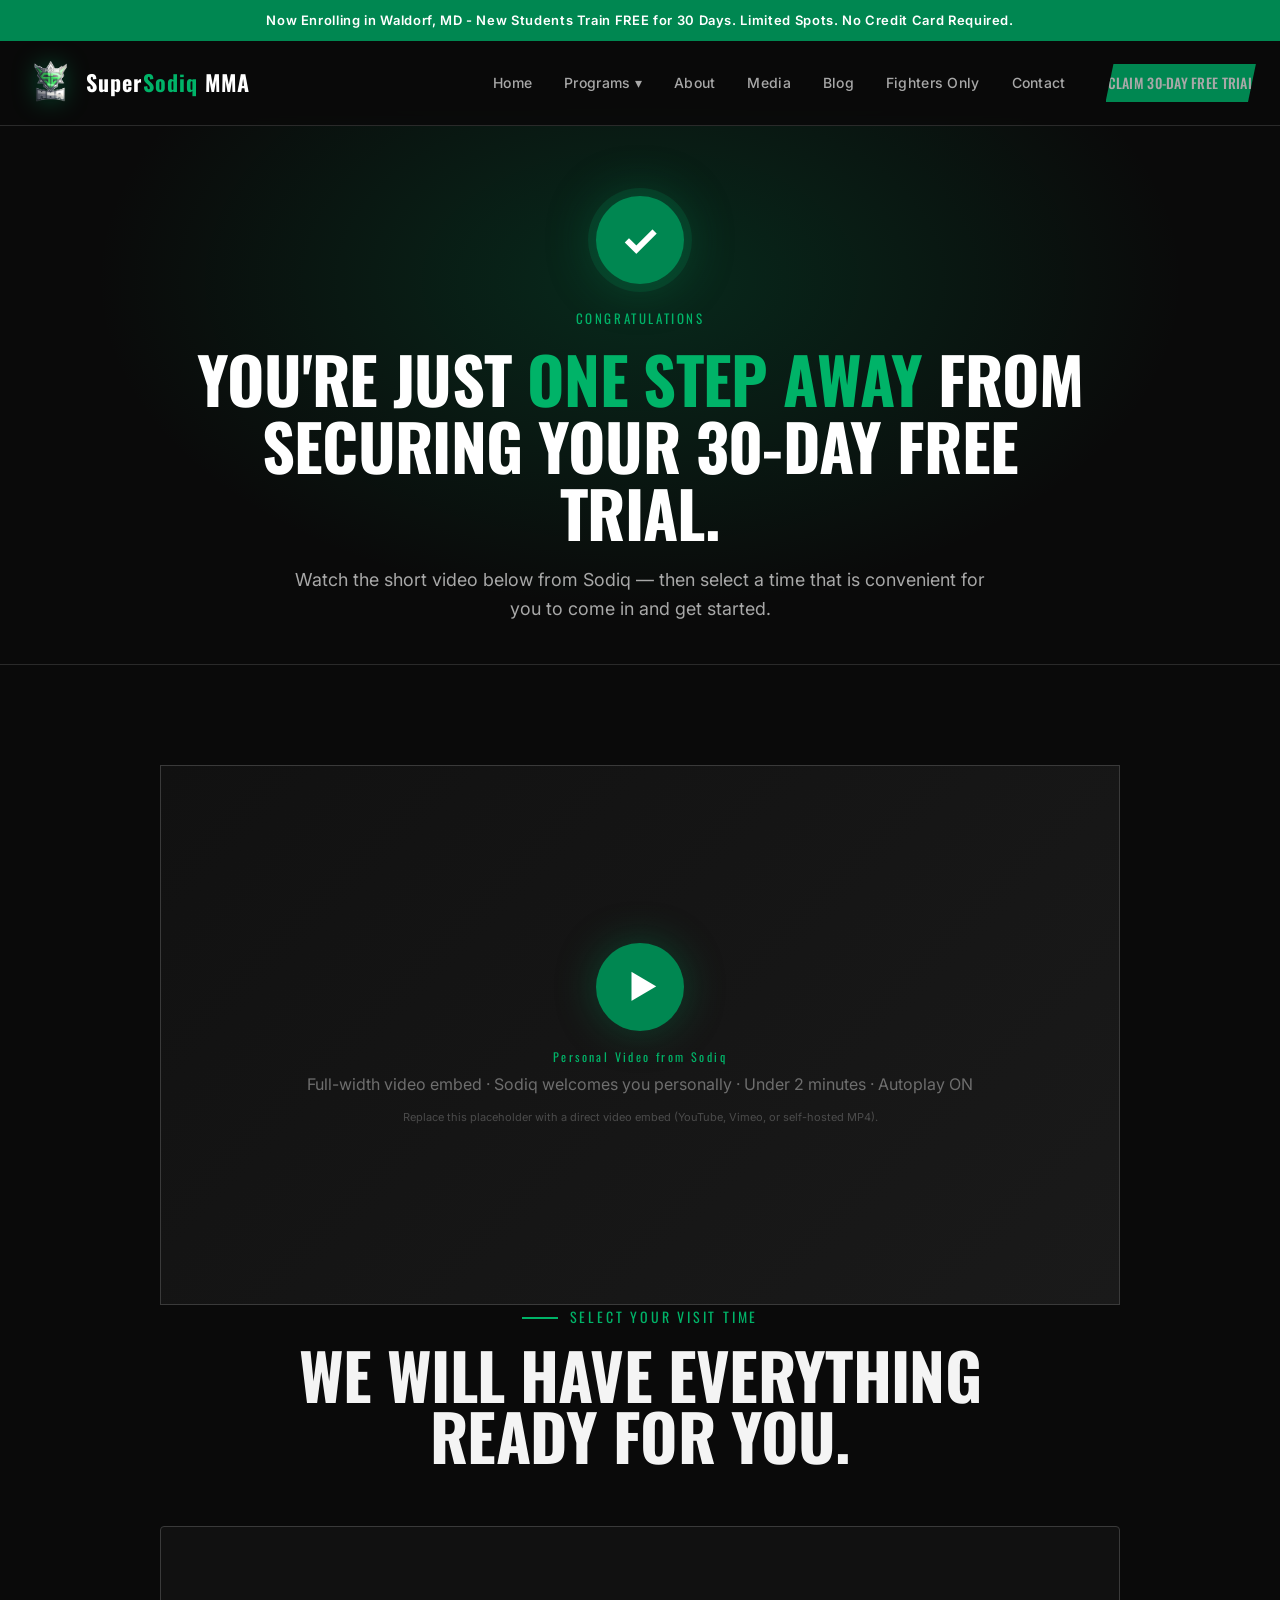
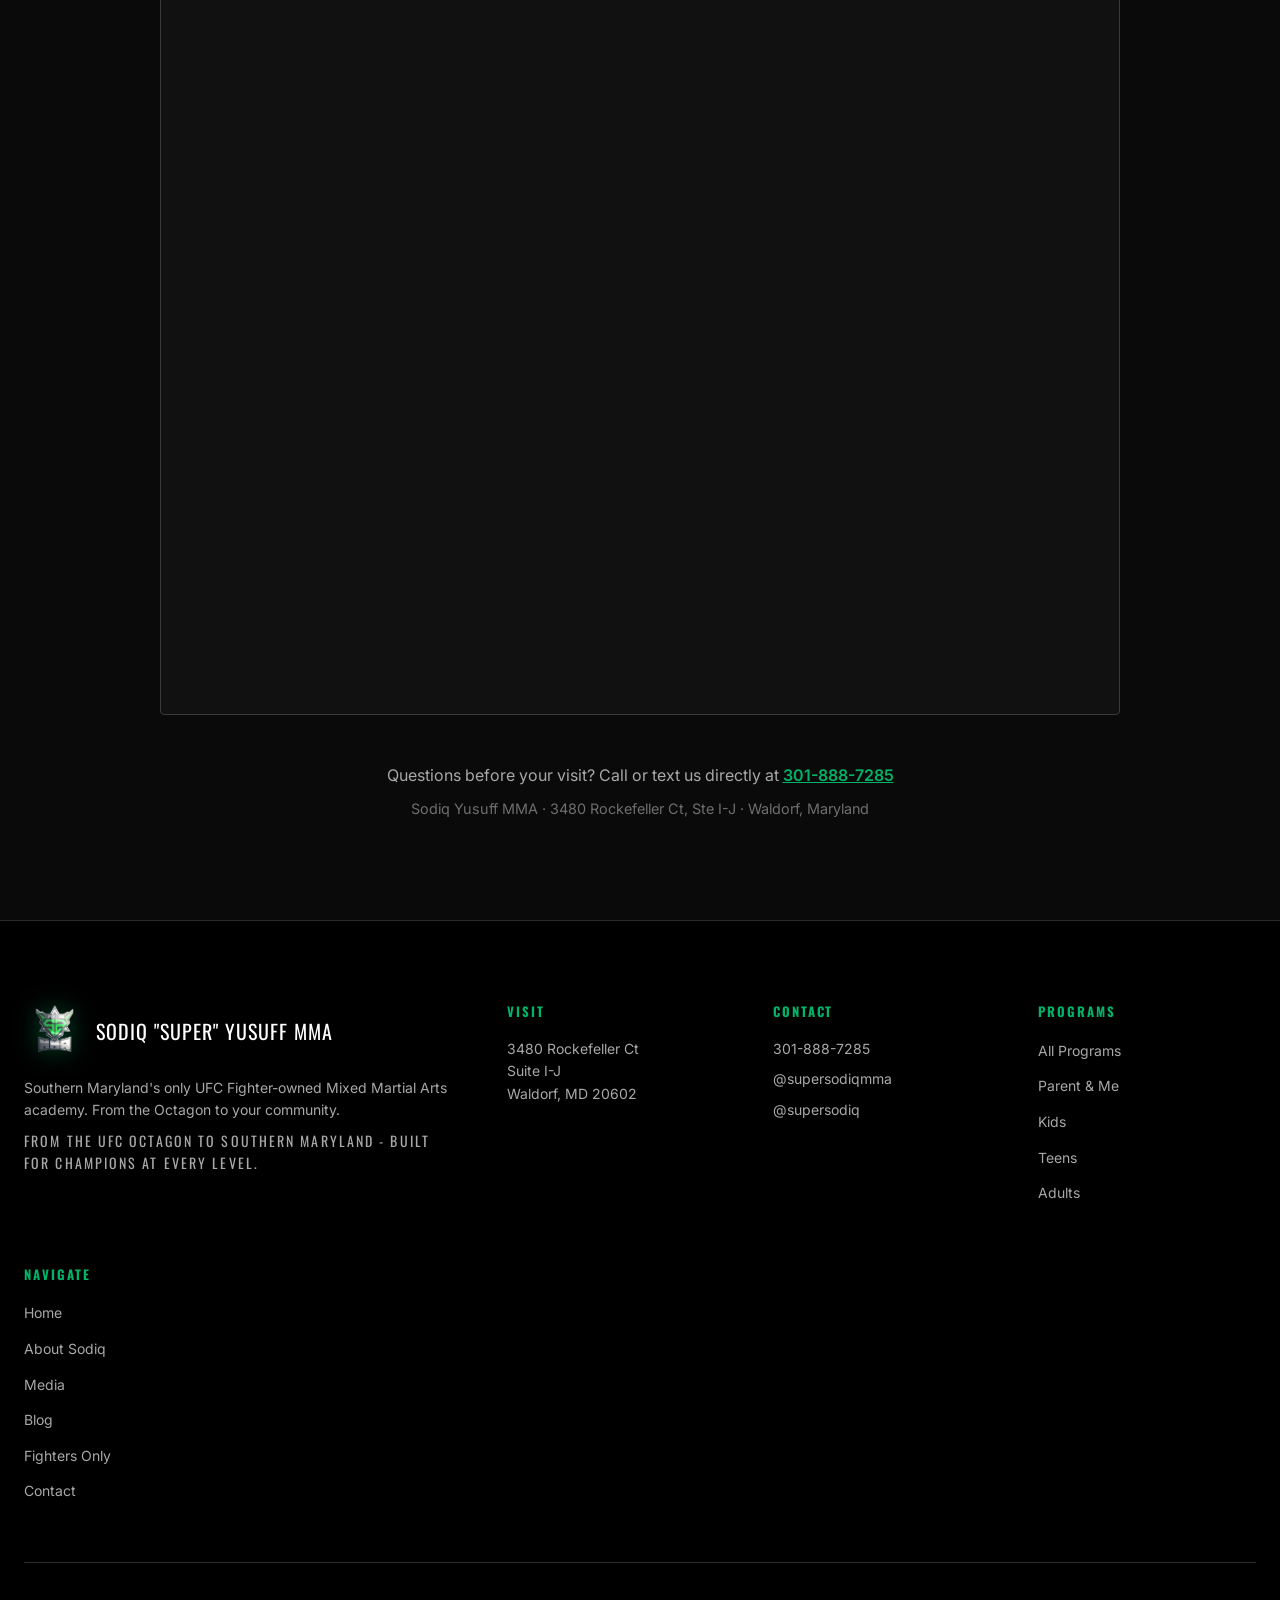
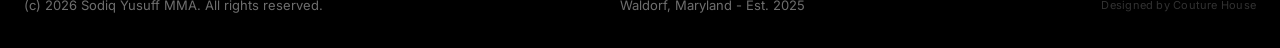
<file: thank-you.html>
<!DOCTYPE html>
<html lang="en">
<head>
<meta charset="UTF-8" />
<meta name="viewport" content="width=device-width, initial-scale=1.0" />
<title>Thank You — Sodiq "Super" Yusuff MMA</title>
<meta name="description" content="You're one step away from securing your 30-day free trial. Select a time to come in below." />
<link rel="preconnect" href="https://fonts.googleapis.com" />
<link rel="preconnect" href="https://fonts.gstatic.com" crossorigin />
<link href="https://fonts.googleapis.com/css2?family=Oswald:wght@400;500;600;700&family=Inter:wght@300;400;500;600;700&display=swap" rel="stylesheet" />
<link rel="stylesheet" href="assets/css/styles.css?v=36" />
<link rel="icon" type="image/png" href="assets/images/super-sodiq-logo.png" />
<style>
  .thanks-hero {
    padding: 80px 24px 40px;
    text-align: center;
    background:
      radial-gradient(ellipse at 50% 30%, rgba(0,135,81,0.25) 0%, transparent 60%),
      var(--bg);
    border-bottom: 1px solid var(--border);
  }
  .thanks-hero h1 {
    font-family: var(--font-display);
    font-size: clamp(2rem, 5vw, 4rem);
    text-transform: uppercase;
    color: var(--white);
    line-height: 1.05;
    margin: 16px auto 20px;
    max-width: 900px;
    letter-spacing: -0.01em;
  }
  .thanks-hero .accent { color: var(--nigeria-green-bright); }
  .checkmark {
    width: 88px; height: 88px;
    background: var(--nigeria-green); color: white;
    display: flex; align-items: center; justify-content: center;
    font-size: 44px; font-weight: 700; border-radius: 50%;
    margin: 0 auto 24px;
    animation: pop 0.8s var(--ease);
    box-shadow: 0 0 0 8px rgba(0,135,81,0.2), 0 0 50px rgba(0,135,81,0.4);
  }
  @keyframes pop {
    0% { transform: scale(0); opacity: 0; }
    60% { transform: scale(1.15); }
    100% { transform: scale(1); opacity: 1; }
  }
  .thanks-video {
    aspect-ratio: 16/9;
    background: linear-gradient(135deg, var(--bg-2), var(--surface));
    border: 1px solid var(--border-bright);
    display: flex; flex-direction: column; align-items: center; justify-content: center;
    color: var(--text-muted); text-align: center; padding: 24px;
    max-width: 960px; margin: 0 auto;
  }
  .thanks-video::before {
    content: '▶';
    width: 88px; height: 88px;
    background: var(--nigeria-green);
    color: white; border-radius: 50%;
    display: flex; align-items: center; justify-content: center;
    font-size: 32px; padding-left: 6px;
    margin-bottom: 16px;
    box-shadow: 0 0 40px rgba(0, 135, 81, 0.4);
    cursor: pointer;
  }
  .thanks-video span {
    font-family: var(--font-display); color: var(--nigeria-green-bright);
    font-size: 12px; letter-spacing: 0.2em; display: block; margin-bottom: 6px;
  }
  .calendar-placeholder {
    max-width: 960px; margin: 0 auto;
    border: 2px dashed var(--border-bright);
    padding: 60px 40px;
    text-align: center;
    background: var(--bg-2);
  }
  .calendar-placeholder h3 {
    font-family: var(--font-display); color: var(--white);
    font-size: 1.5rem; letter-spacing: 0.05em;
    text-transform: uppercase; margin-bottom: 12px;
  }
  .calendar-placeholder p { color: var(--text-dim); }
  .ghl-booking {
    max-width: 960px;
    margin: 0 auto;
    background: var(--bg-2);
    border: 1px solid var(--border-bright);
    border-radius: 4px;
    overflow: hidden;
  }
</style>
</head>
<body>

<div id="nav-slot"></div>

<section class="thanks-hero">
  <div class="checkmark">✓</div>
  <p style="font-family:var(--font-display);font-size:13px;letter-spacing:0.2em;text-transform:uppercase;color:var(--nigeria-green-bright);">Congratulations</p>
  <h1>You're just <span class="accent">one step away</span> from securing your 30-day free trial.</h1>
  <p class="lede" style="margin:0 auto;">Watch the short video below from Sodiq — then select a time that is convenient for you to come in and get started.</p>
</section>

<section class="section">
  <div class="container">
    <!-- VIDEO -->
    <div class="thanks-video reveal">
      <span>Personal Video from Sodiq</span>
      <p>Full-width video embed · Sodiq welcomes you personally · Under 2 minutes · Autoplay ON</p>
      <p style="font-size:11px;margin-top:12px;opacity:0.6;">Replace this placeholder with a direct video embed (YouTube, Vimeo, or self-hosted MP4).</p>
    </div>

    <!-- CALENDAR -->
    <div class="sec-head reveal mt-lg">
      <div class="kicker">Select Your Visit Time</div>
      <h2 class="display-2">We will have everything ready for you.</h2>
    </div>

    <!-- GoHighLevel booking widget -->
    <div class="ghl-booking reveal">
      <iframe src="https://api.leadconnectorhq.com/widget/booking/i8u9HxxLZCtRtth3QFN7" style="width:100%;border:none;overflow:hidden;min-height:780px;" scrolling="no" id="i8u9HxxLZCtRtth3QFN7_1779402203216"></iframe>
    </div>
    <script src="https://link.msgsndr.com/js/form_embed.js" type="text/javascript"></script>

    <!-- DIRECT FALLBACK -->
    <div style="text-align:center;margin-top:48px;" class="reveal">
      <p style="color:var(--text-dim);">Questions before your visit? Call or text us directly at <a href="tel:3018887285" class="highlight" style="text-decoration:underline;">301-888-7285</a></p>
      <p style="color:var(--text-muted);margin-top:8px;font-size:0.9rem;">Sodiq Yusuff MMA · 3480 Rockefeller Ct, Ste I-J · Waldorf, Maryland</p>
    </div>
  </div>
</section>

<div id="footer-slot"></div>
<script src="assets/js/partials.js?v=36"></script>
<script src="assets/js/main.js?v=36"></script>
</body>
</html>
</file>
<file: assets/css/styles.css>
/* ============================================================
   SODIQ "SUPER" YUSUFF MMA — CINEMATIC FIGHT NIGHT DESIGN SYSTEM
   Nigerian green × black × white. Built for impact.
   ============================================================ */

:root {
  /* Colors — Nigerian flag × fight night */
  --nigeria-green: #008751;
  --nigeria-green-bright: #00b368;
  --nigeria-green-glow: #00ff7a;
  --white: #ffffff;
  --off-white: #f4f4f4;

  /* Fight night surface palette */
  --black: #000000;
  --bg: #0a0a0a;
  --bg-2: #111111;
  --bg-3: #181818;
  --surface: #1a1a1a;
  --surface-2: #222222;
  --border: #2a2a2a;
  --border-bright: #3a3a3a;

  /* Text */
  --text: #f4f4f4;
  --text-dim: #a8a8a8;
  --text-muted: #6e6e6e;

  /* Accent — urgency red for CTAs */
  --blood: #dc2626;
  --gold: #f5b100;

  /* Typography */
  --font-display: 'Oswald', 'Bebas Neue', 'Impact', sans-serif;
  --font-body: 'Inter', -apple-system, BlinkMacSystemFont, 'Segoe UI', sans-serif;
  --font-mono: 'JetBrains Mono', 'Courier New', monospace;

  /* Scale */
  --container: 1280px;
  --container-narrow: 960px;
  --radius: 2px;
  --radius-lg: 8px;

  /* Transitions */
  --ease: cubic-bezier(0.16, 1, 0.3, 1);
  --ease-out: cubic-bezier(0.22, 1, 0.36, 1);
}

/* ============ RESET ============ */
*, *::before, *::after { box-sizing: border-box; margin: 0; padding: 0; }
html { scroll-behavior: smooth; -webkit-text-size-adjust: 100%; }
body {
  font-family: var(--font-body);
  background: var(--bg);
  color: var(--text);
  line-height: 1.6;
  font-weight: 400;
  overflow-x: hidden;
  -webkit-font-smoothing: antialiased;
  -moz-osx-font-smoothing: grayscale;
}
img, video { max-width: 100%; height: auto; display: block; }
a { color: inherit; text-decoration: none; transition: color 0.2s; }
button { font-family: inherit; border: none; background: none; cursor: pointer; color: inherit; }
ul { list-style: none; }

/* ============ UTILITY ============ */
.container { max-width: var(--container); margin: 0 auto; padding: 0 24px; }
.container-narrow { max-width: var(--container-narrow); margin: 0 auto; padding: 0 24px; }
.text-green { color: var(--nigeria-green-bright); }
.text-white { color: var(--white); }
.text-dim { color: var(--text-dim); }
.uppercase { text-transform: uppercase; letter-spacing: 0.08em; }
.section { padding: 100px 0; position: relative; }
.section-sm { padding: 60px 0; }
.divider { height: 1px; background: linear-gradient(90deg, transparent, var(--border-bright), transparent); margin: 0; }

/* ============ TYPOGRAPHY ============ */
.display-1, .display-2, .display-3 {
  font-family: var(--font-display);
  font-weight: 700;
  line-height: 0.95;
  letter-spacing: -0.01em;
  text-transform: uppercase;
}
.display-1 { font-size: clamp(2.5rem, 7vw, 5.5rem); }
.display-2 { font-size: clamp(2rem, 5.5vw, 4rem); }
.display-3 { font-size: clamp(1.5rem, 4vw, 2.5rem); }
.kicker {
  display: inline-block;
  font-family: var(--font-display);
  font-size: 14px;
  letter-spacing: 0.2em;
  text-transform: uppercase;
  color: var(--nigeria-green-bright);
  margin-bottom: 16px;
  position: relative;
  padding-left: 48px;
}
.kicker::before {
  content: '';
  position: absolute;
  left: 0; top: 50%;
  width: 36px; height: 2px;
  background: var(--nigeria-green-bright);
}
.lede {
  font-size: clamp(1.1rem, 1.4vw, 1.25rem);
  color: var(--text-dim);
  line-height: 1.6;
  max-width: 720px;
}
.prose p { margin-bottom: 1.2em; color: var(--text-dim); font-size: 1.05rem; }
.prose p.strong { color: var(--text); font-size: 1.15rem; }
.highlight { color: var(--nigeria-green-bright); font-weight: 600; }

/* ============ ANNOUNCEMENT BAR ============ */
.announce {
  background: var(--nigeria-green);
  color: var(--white);
  text-align: center;
  padding: 10px 16px;
  font-size: 13px;
  letter-spacing: 0.05em;
  font-weight: 600;
  position: relative;
  z-index: 90;
  overflow: hidden;
}
.announce::before {
  content: '';
  position: absolute; inset: 0;
  background: linear-gradient(90deg, transparent 0%, rgba(255,255,255,0.15) 50%, transparent 100%);
  transform: translateX(-100%);
  animation: shine 5s ease-in-out infinite;
}
@keyframes shine { 50% { transform: translateX(100%); } 100% { transform: translateX(100%); } }

/* ============ NAV ============ */
/* The whole nav stack (announce bar + nav) is fixed as one unit */
#nav-slot {
  position: fixed;
  top: 0;
  left: 0;
  right: 0;
  z-index: 80;
}
.nav {
  background: rgba(10, 10, 10, 0.92);
  backdrop-filter: blur(12px);
  -webkit-backdrop-filter: blur(12px);
  border-bottom: 1px solid var(--border);
  transition: background 0.3s;
  position: relative;
}
/* Spacer so content doesn't slide under fixed nav stack */
body { padding-top: 116px; }
@media (max-width: 900px) { body { padding-top: 140px; } }
@media (max-width: 600px) { body { padding-top: 150px; } }
@media (max-width: 380px) { body { padding-top: 165px; } }
.nav.scrolled { background: rgba(10, 10, 10, 0.95); }
.nav-inner {
  display: flex;
  align-items: center;
  justify-content: space-between;
  padding: 16px 24px;
  max-width: var(--container);
  margin: 0 auto;
}
.logo {
  display: flex;
  align-items: center;
  gap: 10px;
  font-family: var(--font-display);
  font-weight: 700;
  font-size: 22px;
  letter-spacing: 0.05em;
  color: var(--white);
}
.logo-mark {
  display: inline-flex;
  align-items: center;
  justify-content: center;
  width: 40px; height: 40px;
  background: var(--nigeria-green);
  color: var(--white);
  font-size: 18px;
  font-weight: 900;
  letter-spacing: -0.02em;
  clip-path: polygon(15% 0, 100% 0, 85% 100%, 0 100%);
}
.logo-img {
  width: 52px; height: 52px;
  object-fit: contain;
  filter: drop-shadow(0 0 12px rgba(0, 179, 104, 0.4));
  transition: filter 0.3s, transform 0.3s var(--ease);
}
.logo:hover .logo-img { transform: rotate(-8deg) scale(1.05); filter: drop-shadow(0 0 18px rgba(0, 255, 122, 0.6)); }
.footer-logo .logo-img { width: 60px; height: 60px; }

/* ============ COACH/CREDIT BADGES ============ */
.coach-card {
  display: grid;
  grid-template-columns: 140px 1fr;
  gap: 24px;
  align-items: center;
  padding: 28px;
  background: var(--bg-2);
  border: 1px solid var(--border-bright);
  margin: 32px 0;
  position: relative;
  overflow: hidden;
}
@media (max-width: 700px) {
  .coach-card { grid-template-columns: 1fr; text-align: center; }
}
.coach-card::before {
  content: ''; position: absolute; inset: 0;
  background: radial-gradient(ellipse at 0% 50%, rgba(0,135,81,0.08), transparent 60%);
  pointer-events: none;
}
.coach-card-photo {
  width: 140px; height: 140px;
  border-radius: 50%;
  overflow: hidden;
  border: 3px solid var(--nigeria-green-bright);
  box-shadow: 0 0 30px rgba(0, 179, 104, 0.3);
  background: var(--bg-3);
  position: relative;
  z-index: 1;
}
@media (max-width: 700px) { .coach-card-photo { margin: 0 auto; } }
.coach-card-photo img { width: 100%; height: 100%; object-fit: cover; }
.coach-card-content { position: relative; z-index: 1; }
.coach-card-kicker {
  display: inline-flex;
  align-items: center;
  gap: 12px;
  font-family: var(--font-display);
  font-size: 11px;
  letter-spacing: 0.2em;
  color: var(--nigeria-green-bright);
  text-transform: uppercase;
  margin-bottom: 8px;
}
.coach-card-kicker img {
  width: 28px; height: 28px;
  object-fit: contain;
}
.coach-card-name {
  font-family: var(--font-display);
  font-size: 1.4rem;
  color: var(--white);
  letter-spacing: 0.02em;
  text-transform: uppercase;
  margin-bottom: 4px;
}
.coach-card-title {
  font-size: 0.9rem;
  color: var(--text-dim);
  margin-bottom: 12px;
}
.coach-card-content p { font-size: 0.95rem; color: var(--text-dim); line-height: 1.55; }

/* ============ LOGO TILE / WATERMARK ============ */
.logo-tile {
  display: inline-flex;
  align-items: center;
  justify-content: center;
  padding: 48px;
  background: radial-gradient(circle, rgba(0,135,81,0.15), transparent 70%);
  border-radius: 50%;
}
.logo-tile img {
  width: 220px; height: 220px;
  object-fit: contain;
  filter: drop-shadow(0 0 20px rgba(0, 179, 104, 0.5));
  animation: logoPulse 3s ease-in-out infinite;
}
@keyframes logoPulse {
  0%, 100% { transform: scale(1); filter: drop-shadow(0 0 20px rgba(0, 179, 104, 0.5)); }
  50% { transform: scale(1.05); filter: drop-shadow(0 0 30px rgba(0, 255, 122, 0.7)); }
}

.logo-watermark {
  position: absolute;
  top: 24px; right: 24px;
  width: 72px; height: 72px;
  opacity: 0.18;
  pointer-events: none;
  z-index: 0;
}
.logo-watermark img { width: 100%; height: 100%; object-fit: contain; }
.nav-links { display: flex; align-items: center; gap: 32px; }
.nav-links a {
  font-size: 14px;
  font-weight: 500;
  color: var(--text-dim);
  letter-spacing: 0.02em;
  position: relative;
  padding: 6px 0;
  transition: color 0.2s;
}
.nav-links a:hover, .nav-links a.active { color: var(--white); }
.nav-links a.active::after {
  content: '';
  position: absolute;
  bottom: -2px; left: 0;
  width: 100%; height: 2px;
  background: var(--nigeria-green-bright);
}
.nav-cta { margin-left: 8px; }

.nav-toggle {
  display: none;
  width: 40px; height: 40px;
  flex-direction: column;
  justify-content: center;
  align-items: center;
  gap: 5px;
}
.nav-toggle span {
  display: block;
  width: 24px; height: 2px;
  background: var(--white);
  transition: 0.3s;
}
.nav-toggle.open span:nth-child(1) { transform: translateY(7px) rotate(45deg); }
.nav-toggle.open span:nth-child(2) { opacity: 0; }
.nav-toggle.open span:nth-child(3) { transform: translateY(-7px) rotate(-45deg); }

@media (max-width: 900px) {
  .nav-links {
    position: fixed;
    top: 70px; right: 0;
    width: 100%;
    background: var(--bg);
    flex-direction: column;
    padding: 32px 24px;
    gap: 20px;
    transform: translateX(100%);
    transition: transform 0.3s var(--ease);
    border-left: 1px solid var(--border);
  }
  .nav-links.open { transform: translateX(0); }
  .nav-links a { font-size: 18px; }
  .nav-toggle { display: flex; }
}

/* ============ BUTTONS ============ */
.btn {
  display: inline-flex;
  align-items: center;
  justify-content: center;
  gap: 10px;
  padding: 16px 32px;
  font-family: var(--font-display);
  font-size: 15px;
  font-weight: 600;
  letter-spacing: 0.08em;
  text-transform: uppercase;
  border: 2px solid transparent;
  clip-path: polygon(8px 0, 100% 0, calc(100% - 8px) 100%, 0 100%);
  transition: all 0.3s var(--ease);
  position: relative;
  overflow: hidden;
  cursor: pointer;
}
.btn-primary {
  background: var(--nigeria-green);
  color: var(--white);
}
.btn-primary:hover {
  background: var(--nigeria-green-bright);
  transform: translateY(-2px);
  box-shadow: 0 10px 30px rgba(0, 179, 104, 0.4);
}
.btn-blood {
  background: var(--blood);
  color: var(--white);
}
.btn-blood:hover {
  background: #ef4444;
  transform: translateY(-2px);
  box-shadow: 0 10px 30px rgba(220, 38, 38, 0.4);
}
.btn-ghost {
  background: transparent;
  color: var(--white);
  border-color: var(--border-bright);
}
.btn-ghost:hover {
  border-color: var(--nigeria-green-bright);
  color: var(--nigeria-green-bright);
}
.btn-lg { padding: 20px 44px; font-size: 17px; }
.btn-sm { padding: 12px 24px; font-size: 13px; }
.btn-arrow::after {
  content: '→';
  transition: transform 0.3s;
}
.btn-arrow:hover::after { transform: translateX(5px); }

/* ============ HERO ============ */
.hero {
  position: relative;
  min-height: 92vh;
  display: flex;
  align-items: center;
  overflow: hidden;
  isolation: isolate;
  padding: 80px 0;
}
.hero-bg {
  position: absolute; inset: 0;
  z-index: -2;
  background:
    radial-gradient(ellipse at 30% 50%, rgba(0, 135, 81, 0.25) 0%, transparent 60%),
    radial-gradient(ellipse at 70% 80%, rgba(0, 135, 81, 0.12) 0%, transparent 50%),
    var(--bg);
}
.hero-bg::before {
  content: '';
  position: absolute; inset: 0;
  background-image:
    linear-gradient(rgba(255,255,255,0.02) 1px, transparent 1px),
    linear-gradient(90deg, rgba(255,255,255,0.02) 1px, transparent 1px);
  background-size: 60px 60px;
  mask-image: radial-gradient(ellipse at center, black 40%, transparent 70%);
}
.hero-bg::after {
  content: '';
  position: absolute; inset: 0;
  background: url("data:image/svg+xml,%3Csvg viewBox='0 0 200 200' xmlns='http://www.w3.org/2000/svg'%3E%3Cfilter id='n'%3E%3CfeTurbulence type='fractalNoise' baseFrequency='0.9' numOctaves='2'/%3E%3C/filter%3E%3Crect width='200' height='200' filter='url(%23n)' opacity='0.4'/%3E%3C/svg%3E");
  opacity: 0.08;
  pointer-events: none;
}
.hero-content {
  position: relative;
  z-index: 1;
  max-width: 1000px;
  margin: 0 auto;
  padding: 0 24px;
  text-align: center;
}
.johnson-box {
  border: 2px solid var(--nigeria-green);
  padding: 24px 28px;
  margin: 0 auto 40px;
  max-width: 760px;
  position: relative;
  background: rgba(0, 135, 81, 0.05);
}
.johnson-box::before, .johnson-box::after {
  content: ''; position: absolute;
  width: 20px; height: 20px;
  border: 2px solid var(--nigeria-green-bright);
}
.johnson-box::before { top: -2px; left: -2px; border-right: none; border-bottom: none; }
.johnson-box::after { bottom: -2px; right: -2px; border-left: none; border-top: none; }
.johnson-box strong {
  display: block;
  font-family: var(--font-display);
  font-size: 18px;
  letter-spacing: 0.05em;
  text-transform: uppercase;
  color: var(--white);
  margin-bottom: 8px;
}
.johnson-box p { font-size: 14px; color: var(--text-dim); margin: 4px 0; }
.johnson-box p.johnson-highlight { color: var(--nigeria-green-bright); font-weight: 600; }

.hero-headline {
  font-family: var(--font-display);
  font-size: clamp(2.5rem, 7vw, 6rem);
  font-weight: 700;
  line-height: 0.95;
  text-transform: uppercase;
  letter-spacing: -0.01em;
  color: var(--white);
  margin-bottom: 24px;
}
.hero-headline .accent { color: var(--nigeria-green-bright); font-style: italic; }
.hero-sub {
  font-size: clamp(1rem, 1.4vw, 1.2rem);
  color: var(--text-dim);
  line-height: 1.6;
  max-width: 820px;
  margin: 0 auto 32px;
}
.hero-micro {
  font-size: 13px;
  color: var(--text-muted);
  margin-top: 20px;
  max-width: 620px;
  margin-left: auto;
  margin-right: auto;
}

/* ============ CREDIBILITY BAR ============ */
.cred-bar {
  background: var(--bg-2);
  border-top: 1px solid var(--border);
  border-bottom: 1px solid var(--border);
  padding: 32px 0;
}
.cred-grid {
  display: grid;
  grid-template-columns: repeat(auto-fit, minmax(200px, 1fr));
  gap: 24px;
  align-items: center;
}
.cred-item {
  display: flex;
  align-items: center;
  gap: 14px;
  font-size: 13px;
  color: var(--text-dim);
  letter-spacing: 0.02em;
}
.cred-icon {
  display: inline-flex;
  align-items: center;
  justify-content: center;
  width: 48px; height: 48px;
  flex-shrink: 0;
  background: rgba(0, 135, 81, 0.12);
  color: var(--nigeria-green-bright);
  clip-path: polygon(50% 0, 100% 25%, 100% 75%, 50% 100%, 0 75%, 0 25%);
}
.cred-icon svg {
  width: 22px;
  height: 22px;
  display: block;
}
.cred-item strong { color: var(--white); font-weight: 600; display: block; font-size: 14px; }

/* ============ SECTION HEADER ============ */
.sec-head { max-width: 820px; margin: 0 auto 60px; text-align: center; }
.sec-head-left { max-width: 760px; margin: 0 0 60px; text-align: left; }
.sec-head .display-2 { margin-bottom: 20px; }

/* ============ CARD ============ */
.card {
  background: var(--surface);
  border: 1px solid var(--border);
  padding: 32px;
  position: relative;
  transition: all 0.3s var(--ease);
  overflow: hidden;
}
.card::before {
  content: '';
  position: absolute;
  top: 0; left: 0;
  width: 0; height: 3px;
  background: var(--nigeria-green-bright);
  transition: width 0.4s var(--ease);
}
.card:hover {
  border-color: var(--border-bright);
  transform: translateY(-4px);
  background: var(--surface-2);
}
.card:hover::before { width: 100%; }
.card h3 {
  font-family: var(--font-display);
  font-size: 1.5rem;
  letter-spacing: 0.02em;
  text-transform: uppercase;
  margin-bottom: 8px;
  color: var(--white);
}
.card .card-kicker {
  font-family: var(--font-display);
  font-size: 12px;
  letter-spacing: 0.15em;
  color: var(--nigeria-green-bright);
  text-transform: uppercase;
  margin-bottom: 8px;
}
.card p { color: var(--text-dim); font-size: 0.95rem; }

/* ============ STATS ============ */
.stats {
  display: grid;
  grid-template-columns: repeat(auto-fit, minmax(180px, 1fr));
  gap: 0;
  border: 1px solid var(--border);
  background: var(--bg-2);
}
.stat {
  padding: 40px 24px;
  text-align: center;
  border-right: 1px solid var(--border);
  position: relative;
}
.stat:last-child { border-right: none; }
@media (max-width: 700px) {
  .stat { border-right: none; border-bottom: 1px solid var(--border); }
  .stat:last-child { border-bottom: none; }
}
.stat-number {
  font-family: var(--font-display);
  font-size: clamp(2.5rem, 5vw, 4rem);
  font-weight: 700;
  color: var(--nigeria-green-bright);
  line-height: 1;
  letter-spacing: -0.02em;
}
.stat-label {
  display: block;
  margin-top: 8px;
  font-size: 13px;
  letter-spacing: 0.1em;
  text-transform: uppercase;
  color: var(--text-dim);
  font-weight: 500;
}

/* ============ OFFER BLOCK ============ */
.offer {
  background:
    linear-gradient(135deg, rgba(0, 135, 81, 0.08), transparent 60%),
    var(--bg-2);
  border: 1px solid var(--border-bright);
  padding: 48px;
  position: relative;
  overflow: hidden;
}
.offer::before {
  content: '';
  position: absolute;
  top: 0; right: 0;
  width: 300px; height: 300px;
  background: radial-gradient(circle, rgba(0, 179, 104, 0.15), transparent 70%);
  pointer-events: none;
}
.offer-head {
  font-family: var(--font-display);
  font-size: clamp(1.5rem, 3vw, 2.2rem);
  text-transform: uppercase;
  color: var(--white);
  margin-bottom: 28px;
  line-height: 1.1;
}
.offer-list { display: flex; flex-direction: column; gap: 16px; }
.offer-list li {
  display: flex;
  gap: 16px;
  align-items: flex-start;
  padding: 18px 20px;
  background: rgba(255,255,255,0.02);
  border-left: 3px solid var(--nigeria-green-bright);
  font-size: 0.98rem;
  color: var(--text);
}
.offer-list li::before {
  content: '✓';
  color: var(--nigeria-green-bright);
  font-weight: 900;
  font-size: 20px;
  line-height: 1;
  flex-shrink: 0;
}

/* ============ TESTIMONIAL / REVIEWS ============ */
.reviews {
  display: grid;
  grid-template-columns: repeat(auto-fit, minmax(300px, 1fr));
  gap: 24px;
}
.review {
  background: var(--surface);
  border: 1px solid var(--border);
  padding: 28px;
  position: relative;
}
.review-stars {
  color: var(--gold);
  font-size: 16px;
  letter-spacing: 2px;
  margin-bottom: 12px;
}
.review-text {
  font-size: 0.98rem;
  line-height: 1.6;
  color: var(--text);
  margin-bottom: 16px;
  font-style: italic;
}
.review-author {
  font-size: 13px;
  color: var(--text-muted);
  letter-spacing: 0.05em;
  text-transform: uppercase;
}
.review-author strong { color: var(--nigeria-green-bright); font-weight: 600; }

/* ============ PRESS BAR ============ */
.press-bar {
  background: var(--bg-2);
  padding: 48px 0;
  border-top: 1px solid var(--border);
  border-bottom: 1px solid var(--border);
}
.press-title {
  text-align: center;
  font-family: var(--font-display);
  font-size: 14px;
  letter-spacing: 0.2em;
  color: var(--text-muted);
  text-transform: uppercase;
  margin-bottom: 28px;
}
.press-logos {
  display: flex;
  flex-wrap: wrap;
  justify-content: center;
  align-items: center;
  gap: 40px 56px;
  opacity: 0.75;
}
.press-logo {
  font-family: var(--font-display);
  font-size: 22px;
  letter-spacing: 0.02em;
  color: var(--text-dim);
  font-weight: 700;
  text-transform: uppercase;
  transition: color 0.2s;
}
.press-logo:hover { color: var(--white); }

/* ============ FORM ============ */
.form-card {
  background: var(--bg-2);
  border: 1px solid var(--border-bright);
  padding: 48px;
  max-width: 680px;
  margin: 0 auto;
  position: relative;
}
.form-card::before {
  content: '';
  position: absolute;
  top: -1px; left: -1px; right: -1px;
  height: 3px;
  background: linear-gradient(90deg, var(--nigeria-green), var(--nigeria-green-bright), var(--nigeria-green));
}
.form-head {
  font-family: var(--font-display);
  font-size: clamp(1.5rem, 3vw, 2.2rem);
  text-transform: uppercase;
  color: var(--white);
  margin-bottom: 12px;
  line-height: 1.1;
  text-align: center;
}
.form-sub { text-align: center; color: var(--text-dim); margin-bottom: 32px; font-size: 0.95rem; }
.form-grid { display: grid; gap: 16px; grid-template-columns: 1fr 1fr; }
.form-grid .full { grid-column: 1 / -1; }
@media (max-width: 600px) { .form-grid { grid-template-columns: 1fr; } .form-grid .full { grid-column: auto; } }
.field { display: flex; flex-direction: column; gap: 6px; }
.field label {
  font-size: 12px;
  letter-spacing: 0.1em;
  text-transform: uppercase;
  color: var(--text-muted);
  font-weight: 600;
}
.field input, .field select, .field textarea {
  background: var(--bg);
  border: 1px solid var(--border);
  color: var(--text);
  font-family: inherit;
  font-size: 16px;
  -webkit-appearance: none;
  appearance: none;
  padding: 14px 16px;
  transition: border-color 0.2s;
  width: 100%;
}
.field input:focus, .field select:focus, .field textarea:focus {
  outline: none;
  border-color: var(--nigeria-green-bright);
  background: var(--surface);
}
.field textarea { resize: vertical; min-height: 100px; }
.form-foot { text-align: center; font-size: 13px; color: var(--text-muted); margin-top: 20px; }

/* ============ FOOTER ============ */
.footer {
  background: var(--black);
  padding: 80px 0 32px;
  border-top: 1px solid var(--border);
}
.footer-grid {
  display: grid;
  grid-template-columns: 2fr 1fr 1fr 1fr;
  gap: 48px;
  margin-bottom: 48px;
}
@media (max-width: 800px) { .footer-grid { grid-template-columns: 1fr 1fr; } }
@media (max-width: 500px) { .footer-grid { grid-template-columns: 1fr; } }
.footer h5 {
  font-family: var(--font-display);
  font-size: 13px;
  letter-spacing: 0.15em;
  text-transform: uppercase;
  color: var(--nigeria-green-bright);
  margin-bottom: 16px;
}
.footer ul li { margin-bottom: 10px; }
.footer ul a { font-size: 14px; color: var(--text-dim); }
.footer ul a:hover { color: var(--white); }
.footer p { font-size: 14px; color: var(--text-dim); margin-bottom: 8px; }
.footer-logo {
  display: flex; align-items: center; gap: 12px;
  margin-bottom: 16px;
  font-family: var(--font-display);
  font-size: 20px;
  letter-spacing: 0.05em;
  text-transform: uppercase;
  color: var(--white);
}
.footer-bottom {
  padding-top: 32px;
  border-top: 1px solid var(--border);
  display: flex;
  justify-content: space-between;
  align-items: center;
  flex-wrap: wrap;
  gap: 16px;
  font-size: 13px;
  color: var(--text-muted);
}
.footer-tag {
  font-family: var(--font-display);
  font-size: 12px;
  letter-spacing: 0.15em;
  color: var(--nigeria-green-bright);
  text-transform: uppercase;
}
.footer-credit {
  font-size: 11px;
  opacity: 0.45;
  letter-spacing: 0.02em;
}
.footer-credit a {
  color: inherit;
  text-decoration: none;
  border-bottom: 1px solid transparent;
  transition: opacity 0.3s ease, border-color 0.3s ease;
}
.footer-credit:hover { opacity: 0.85; }
.footer-credit a:hover { border-bottom-color: currentColor; }

/* ============ ANIMATIONS ============ */
.reveal { opacity: 0; transform: translateY(30px); transition: opacity 0.8s var(--ease), transform 0.8s var(--ease); }
.reveal.in { opacity: 1; transform: translateY(0); }
.reveal-delay-1 { transition-delay: 0.1s; }
.reveal-delay-2 { transition-delay: 0.2s; }
.reveal-delay-3 { transition-delay: 0.3s; }

@keyframes pulse-glow {
  0%, 100% { box-shadow: 0 0 0 0 rgba(0, 179, 104, 0.6); }
  50% { box-shadow: 0 0 0 16px rgba(0, 179, 104, 0); }
}
.pulse { animation: pulse-glow 2.5s ease-in-out infinite; }

@keyframes marquee {
  from { transform: translateX(0); }
  to { transform: translateX(-50%); }
}

/* ============ IMAGE FRAMES ============ */
.fight-frame {
  position: relative;
  overflow: hidden;
  background: var(--bg-3);
  aspect-ratio: 4 / 5;
  display: flex;
  align-items: center;
  justify-content: center;
  border: 1px solid var(--border);
}
.fight-frame::before {
  content: '';
  position: absolute; inset: 0;
  background: linear-gradient(180deg, transparent 50%, rgba(0,0,0,0.7) 100%);
  z-index: 2;
  pointer-events: none;
}
.fight-frame img {
  width: 100%; height: 100%;
  object-fit: contain; background: var(--bg-3);
  transition: transform 0.6s var(--ease);
}
.fight-frame:hover img { transform: scale(1.05); }
.img-placeholder {
  position: absolute;
  inset: 0;
  display: flex;
  align-items: center;
  justify-content: center;
  background:
    linear-gradient(135deg, var(--bg-2) 0%, var(--surface) 100%);
  color: var(--text-muted);
  font-family: var(--font-display);
  font-size: 14px;
  letter-spacing: 0.1em;
  text-align: center;
  padding: 24px;
  text-transform: uppercase;
  z-index: 1;
}
.img-placeholder span { display: block; font-size: 11px; letter-spacing: 0.2em; color: var(--nigeria-green-bright); margin-bottom: 8px; }

/* ============ TIMELINE (ABOUT PAGE) ============ */
.timeline { position: relative; padding-left: 48px; }
.timeline::before {
  content: '';
  position: absolute;
  left: 15px; top: 10px; bottom: 10px;
  width: 2px;
  background: linear-gradient(180deg, var(--nigeria-green-bright), transparent);
}
.tl-item { position: relative; padding-bottom: 48px; }
.tl-item:last-child { padding-bottom: 0; }
.tl-item::before {
  content: '';
  position: absolute;
  left: -40px;
  top: 6px;
  width: 14px; height: 14px;
  background: var(--nigeria-green-bright);
  border: 3px solid var(--bg);
  border-radius: 50%;
  box-shadow: 0 0 0 2px var(--nigeria-green-bright);
}
.tl-date {
  font-family: var(--font-display);
  font-size: 13px;
  letter-spacing: 0.2em;
  color: var(--nigeria-green-bright);
  text-transform: uppercase;
}
.tl-head {
  font-family: var(--font-display);
  font-size: 1.5rem;
  color: var(--white);
  text-transform: uppercase;
  margin: 6px 0 10px;
  letter-spacing: 0.01em;
}

/* ============ RECORD / FIGHT STATS ============ */
.record-row {
  display: grid;
  grid-template-columns: auto 1fr auto auto;
  gap: 20px;
  align-items: center;
  padding: 20px 24px;
  border: 1px solid var(--border);
  background: var(--surface);
  margin-bottom: 12px;
  transition: border-color 0.2s;
}
.record-row:hover { border-color: var(--nigeria-green-bright); }
.record-result {
  font-family: var(--font-display);
  width: 48px;
  text-align: center;
  padding: 6px;
  letter-spacing: 0.1em;
  font-size: 14px;
}
.record-result.win { background: rgba(0, 135, 81, 0.2); color: var(--nigeria-green-bright); }
.record-result.loss { background: rgba(220, 38, 38, 0.15); color: var(--blood); }
.record-opponent { font-family: var(--font-display); font-size: 17px; color: var(--white); letter-spacing: 0.02em; }
.record-event { font-size: 12px; color: var(--text-muted); display: block; margin-top: 4px; letter-spacing: 0.05em; }
.record-method { font-size: 13px; color: var(--text-dim); font-family: var(--font-display); letter-spacing: 0.05em; }
@media (max-width: 700px) {
  .record-row { grid-template-columns: auto 1fr; }
  .record-method { grid-column: 1 / -1; font-size: 12px; }
}

/* ============ PROGRAM CARDS ============ */
.program {
  background: var(--surface);
  border: 1px solid var(--border);
  padding: 40px;
  position: relative;
  overflow: hidden;
  transition: all 0.3s var(--ease);
}
.program::before {
  content: '';
  position: absolute;
  inset: 0;
  background: linear-gradient(135deg, transparent 60%, rgba(0, 135, 81, 0.1));
  opacity: 0;
  transition: opacity 0.3s;
  pointer-events: none;
}
.program:hover::before { opacity: 1; }
.program:hover { border-color: var(--nigeria-green-bright); }
.program-age {
  font-family: var(--font-display);
  font-size: 12px;
  letter-spacing: 0.2em;
  color: var(--nigeria-green-bright);
  text-transform: uppercase;
}
.program-title {
  font-family: var(--font-display);
  font-size: clamp(1.5rem, 2.5vw, 2rem);
  text-transform: uppercase;
  color: var(--white);
  margin: 8px 0 20px;
  letter-spacing: 0.01em;
}
.program-desc { color: var(--text-dim); margin-bottom: 24px; line-height: 1.6; font-size: 0.98rem; }
.program ul { margin-bottom: 28px; }
.program ul li {
  padding: 8px 0 8px 24px;
  position: relative;
  color: var(--text-dim);
  font-size: 0.95rem;
  border-bottom: 1px solid rgba(42, 42, 42, 0.5);
}
.program ul li:last-child { border-bottom: none; }
.program ul li::before {
  content: '▸';
  position: absolute;
  left: 4px; top: 8px;
  color: var(--nigeria-green-bright);
  font-weight: 700;
}

/* ============ TABS ============ */
.tabs {
  display: flex;
  flex-wrap: wrap;
  gap: 8px;
  border-bottom: 1px solid var(--border);
  margin-bottom: 40px;
  padding-bottom: 0;
}
.tab {
  padding: 14px 20px;
  font-family: var(--font-display);
  font-size: 13px;
  letter-spacing: 0.1em;
  text-transform: uppercase;
  color: var(--text-dim);
  border-bottom: 3px solid transparent;
  margin-bottom: -1px;
  cursor: pointer;
  transition: all 0.2s;
  background: transparent;
}
.tab:hover { color: var(--white); }
.tab.active { color: var(--nigeria-green-bright); border-bottom-color: var(--nigeria-green-bright); }
.tab-panel { display: none; }
.tab-panel.active { display: block; animation: fadeUp 0.4s var(--ease); }
@keyframes fadeUp {
  from { opacity: 0; transform: translateY(10px); }
  to { opacity: 1; transform: translateY(0); }
}

/* ============ GRID HELPERS ============ */
.grid-2 { display: grid; gap: 32px; grid-template-columns: repeat(2, 1fr); }
.grid-3 { display: grid; gap: 32px; grid-template-columns: repeat(3, 1fr); }
.grid-4 { display: grid; gap: 24px; grid-template-columns: repeat(4, 1fr); }
@media (max-width: 900px) {
  .grid-3, .grid-4 { grid-template-columns: repeat(2, 1fr); }
}
@media (max-width: 600px) {
  .grid-2, .grid-3, .grid-4 { grid-template-columns: 1fr; }
}

/* ============ BLOG ============ */
.post-card {
  background: var(--surface);
  border: 1px solid var(--border);
  overflow: hidden;
  transition: all 0.3s var(--ease);
  display: flex;
  flex-direction: column;
}
.post-card:hover {
  border-color: var(--border-bright);
  transform: translateY(-4px);
}
.post-meta {
  display: flex;
  justify-content: space-between;
  align-items: center;
  padding: 16px 24px;
  border-bottom: 1px solid var(--border);
  font-family: var(--font-display);
  font-size: 11px;
  letter-spacing: 0.15em;
  text-transform: uppercase;
  color: var(--text-muted);
}
.post-meta .cat { color: var(--nigeria-green-bright); }
.post-body { padding: 24px; flex: 1; }
.post-title {
  font-family: var(-
/* ============ SECTION WATERMARK ============ */
.section-watermark { display: none !important; }
section:hover > .section-watermark { opacity: 0.14; }
@media (max-width: 700px) {
  .section-watermark { width: 40px; height: 40px; top: 16px; right: 16px; }
}

/* ============ MOBILE / CROSS-BROWSER POLISH ============ */
* { -webkit-tap-highlight-color: rgba(0, 179, 104, 0.2); }
button, a { touch-action: manipulation; }

/* Fallback for browsers without aspect-ratio support */
@supports not (aspect-ratio: 1) {
  .hero-photo, .about-hero-photo, .program-banner, .story-photo, .map-frame, .video-placeholder, .ebook-scene, .fight-frame, .inline-photo, .kids-photo-wide, .thanks-video { height: auto; min-height: 240px; }
}

/* Ensure all interactive elements meet 44x44 minimum tap target */
.btn, .tab, .post-link, .nav-toggle, .info-card a, .nav-links a {
  min-height: 44px;
  display: inline-flex;
  align-items: center;
  justify-content: center;
}
.post-link { min-height: 32px; }
.nav-links a { min-height: auto; padding: 8px 0; }

/* Mobile nav refinements */
@media (max-width: 900px) {
  .nav-inner { padding: 12px 16px; }
  .logo-img { width: 44px; height: 44px; }
  .nav-toggle { width: 44px; height: 44px; }
  .nav-links {
    top: 64px;
    padding: 24px 24px 48px;
    height: calc(100vh - 64px);
    overflow-y: auto;
    -webkit-overflow-scrolling: touch;
  }
  .nav-links a { font-size: 18px; padding: 14px 0; min-height: 48px; }
  .nav-links a.btn { margin-top: 16px; }
  /* Stack hero buttons */
  .hero-content-left .btn-lg { width: 100%; max-width: 360px; }
}

/* Smaller phones */
@media (max-width: 480px) {
  .container, .container-narrow { padding: 0 16px; }
  .section { padding: 60px 0; }
  .hero { min-height: 80vh; }
  .display-1 { font-size: clamp(2rem, 9vw, 3rem); }
  .hero-headline { font-size: clamp(1.75rem, 8vw, 2.5rem) !important; }
  .lede, .hero-sub { font-size: 1rem; }
  .form-card, .offer, .post-featured, .program, .ebook-showcase { padding: 20px 16px !important; }
  .program { padding: 24px 16px !important; }
  .program-banner { margin: -24px -16px 24px !important; }
  .review { padding: 20px; }
  .reviews { gap: 16px; }
  .grid-2, .grid-3, .grid-4 { gap: 16px; }
  .footer { padding: 48px 0 24px; }
  .stat { padding: 24px 16px; }
  .stat-number { font-size: clamp(2rem, 8vw, 2.75rem) !important; }
  .btn { padding: 14px 20px; font-size: 14px; }
  .btn-lg { padding: 16px 24px; font-size: 14px; }
  .pulse { animation: none; }
  .section-watermark { width: 32px; height: 32px; top: 12px; right: 12px; opacity: 0.05; }
  .johnson-box { padding: 20px 16px; }
  .johnson-box strong { font-size: 16px; }
  /* Coach card stacks cleaner */
  .coach-card { padding: 24px 20px; }
  /* Disable parallax on small devices for performance */
  .hero-bg { transform: none !important; }
}

/* Stop horizontal scroll absolutely on all devices */
html, body { max-width: 100vw; overflow-x: hidden; }

/* Disable hover-only animations on touch devices for snappier feel */
@media (hover: none) {
  .post-card:hover, .card:hover, .program:hover, .review:hover, .media-card:hover, .highlight-card:hover, .social-card:hover {
    transform: none;
  }
}

/* High-contrast / accessibility helper */
@media (prefers-contrast: more) {
  :root {
    --text-dim: #ddd;
    --text-muted: #aaa;
    --border: #555;
  }
}

/* Print */
@media print {
  .nav, .announce, .footer, .reveal:not(.in), .section-watermark { display: none !important; }
  body { padding-top: 0; color: #000; background: #fff; }
}

/* ============================================================
   EXIT-INTENT POPUP
   ============================================================ */
.exit-popup {
  position: fixed;
  inset: 0;
  z-index: 9999;
  display: none;
  align-items: center;
  justify-content: center;
  padding: 20px;
  opacity: 0;
  transition: opacity 0.35s var(--ease);
}
.exit-popup.is-open {
  display: flex;
  opacity: 1;
}
.exit-popup__backdrop {
  position: absolute;
  inset: 0;
  background: rgba(0, 0, 0, 0.88);
  backdrop-filter: blur(6px);
  -webkit-backdrop-filter: blur(6px);
}
.exit-popup__card {
  position: relative;
  width: 100%;
  max-width: 520px;
  background: linear-gradient(180deg, var(--bg-2) 0%, var(--bg) 100%);
  border: 2px solid var(--nigeria-green-bright);
  border-radius: 6px;
  box-shadow:
    0 0 0 1px rgba(0,135,81,0.4),
    0 30px 80px rgba(0,0,0,0.7),
    0 0 60px rgba(0,135,81,0.25);
  transform: translateY(20px) scale(0.96);
  transition: transform 0.45s var(--ease);
  max-height: 92vh;
  overflow-y: auto;
}
.exit-popup.is-open .exit-popup__card {
  transform: translateY(0) scale(1);
}
.exit-popup__close {
  position: absolute;
  top: 10px;
  right: 14px;
  width: 36px;
  height: 36px;
  background: transparent;
  border: none;
  color: var(--text-muted);
  font-size: 32px;
  line-height: 1;
  cursor: pointer;
  z-index: 2;
  transition: color 0.2s var(--ease);
  -webkit-tap-highlight-color: transparent;
}
.exit-popup__close:hover { color: var(--white); }
.exit-popup__inner {
  padding: 40px 32px 32px;
  text-align: center;
}
.exit-popup__kicker {
  font-family: var(--font-display);
  font-size: 12px;
  letter-spacing: 0.25em;
  text-transform: uppercase;
  color: var(--nigeria-green-bright);
  margin: 0 0 12px;
  font-weight: 600;
}
.exit-popup__title {
  font-family: var(--font-display);
  font-size: clamp(1.6rem, 4.5vw, 2.2rem);
  text-transform: uppercase;
  color: var(--white);
  line-height: 1.1;
  margin: 0 0 14px;
  letter-spacing: -0.01em;
}
.exit-popup__title span { color: var(--nigeria-green-bright); }
.exit-popup__lede {
  color: var(--text-dim);
  margin: 0 auto 24px;
  font-size: 1rem;
  max-width: 420px;
}
.exit-popup__form {
  display: flex;
  flex-direction: column;
  gap: 12px;
  text-align: left;
}
.exit-popup__row {
  display: grid;
  grid-template-columns: 1fr 1fr;
  gap: 12px;
}
.exit-popup__form input,
.exit-popup__form select {
  width: 100%;
  padding: 14px 16px;
  background: var(--bg);
  border: 1px solid var(--border);
  color: var(--white);
  font-family: var(--font-body);
  font-size: 16px; /* iOS no-zoom */
  border-radius: 4px;
  transition: border-color 0.2s var(--ease), box-shadow 0.2s var(--ease);
  -webkit-appearance: none;
  appearance: none;
}
.exit-popup__form input::placeholder { color: var(--text-muted); }
.exit-popup__form input:focus,
.exit-popup__form select:focus {
  outline: none;
  border-color: var(--nigeria-green-bright);
  box-shadow: 0 0 0 3px rgba(0,135,81,0.25);
}
.exit-popup__form select {
  background-image: url("data:image/svg+xml;utf8,<svg xmlns='http://www.w3.org/2000/svg' width='12' height='8' viewBox='0 0 12 8'><path fill='%23008751' d='M6 8L0 0h12z'/></svg>");
  background-repeat: no-repeat;
  background-position: right 16px center;
  padding-right: 40px;
}
.exit-popup__submit {
  margin-top: 6px;
  width: 100%;
  padding: 16px 20px;
  background: var(--nigeria-green);
  color: var(--white);
  border: none;
  border-radius: 4px;
  font-family: var(--font-display);
  font-size: 1.05rem;
  font-weight: 700;
  letter-spacing: 0.05em;
  text-transform: uppercase;
  cursor: pointer;
  transition: background 0.2s var(--ease), transform 0.15s var(--ease);
  box-shadow: 0 8px 24px rgba(0,135,81,0.35);
  -webkit-tap-highlight-color: transparent;
}
.exit-popup__submit:hover {
  background: var(--nigeria-green-bright);
  transform: translateY(-1px);
}
.exit-popup__submit:active { transform: translateY(0); }
.exit-popup__trust {
  text-align: center;
  color: var(--text-muted);
  font-size: 0.78rem;
  margin: 8px 0 0;
  letter-spacing: 0.04em;
}
@media (max-width: 480px) {
  .exit-popup__inner { padding: 32px 20px 24px; }
  .exit-popup__row { grid-template-columns: 1fr; }
}

/* ============================================================
   NAV DROPDOWN (Programs sub-menu) — BULLETPROOF DISPLAY:NONE
   ============================================================ */
.nav-dropdown {
  position: relative;
  display: inline-block;
}
.nav-dropdown-trigger {
  display: inline-flex !important;
  align-items: center;
  gap: 6px;
  cursor: pointer;
}
.nav-caret {
  font-size: 9px;
  display: inline-block;
  transition: transform 0.2s var(--ease);
  color: var(--nigeria-green-bright);
}
.nav-dropdown:hover .nav-caret,
.nav-dropdown.open .nav-caret { transform: rotate(180deg); }

/* DEFAULT: dropdown menu HIDDEN with display:none — cannot be overridden */
.nav-dropdown-menu {
  display: none !important;
  position: absolute;
  top: 100%;
  left: 0;
  min-width: 220px;
  background: var(--bg-2);
  border: 1px solid var(--border-bright);
  border-radius: 4px;
  padding: 8px 0;
  z-index: 1000;
  box-shadow: 0 16px 40px rgba(0,0,0,0.6);
  flex-direction: column;
}

/* Invisible 16px bridge under trigger so cursor doesn't lose hover */
.nav-dropdown::after {
  content: '';
  position: absolute;
  top: 100%;
  left: 0;
  right: 0;
  height: 16px;
  display: none;
}
.nav-dropdown:hover::after { display: block; }

/* Show menu ONLY when hovering the dropdown OR when .open class is set */
.nav-dropdown:hover .nav-dropdown-menu,
.nav-dropdown.open .nav-dropdown-menu {
  display: flex !important;
}

.nav-dropdown-menu a {
  display: block !important;
  padding: 12px 20px !important;
  color: var(--text) !important;
  font-family: var(--font-display);
  font-size: 13px;
  letter-spacing: 0.08em;
  text-transform: uppercase;
  white-space: nowrap;
  transition: background 0.15s var(--ease), color 0.15s var(--ease);
}
.nav-dropdown-menu a:hover {
  background: rgba(0, 135, 81, 0.15);
  color: var(--nigeria-green-bright) !important;
}

/* MOBILE: still display:none by default. Show ONLY on .open (JS tap). Hover disabled. */
@media (max-width: 900px) {
  .nav-dropdown { display: block; width: 100%; }
  .nav-dropdown-trigger { width: 100%; justify-content: space-between; }
  .nav-dropdown-menu {
    position: static;
    box-shadow: none;
    border: none;
    background: transparent;
    padding: 0 0 0 16px;
    min-width: 0;
    box-shadow: none;
  }
  /* Disable hover-based showing on mobile (touch hover is sticky) */
  .nav-dropdown:hover .nav-dropdown-menu { display: none !important; }
  .nav-dropdown:hover::after { display: none; }
  /* Show only when .open */
  .nav-dropdown.open .nav-dropdown-menu { display: flex !important; }
  .nav-dropdown-menu a { padding: 10px 0 !important; font-size: 14px; }
}

/* ============================================================
   HOME HERO YOUTUBE VIDEO
   ============================================================ */
.hero-video {
  width: 100%;
  max-width: 1200px;
  margin: 48px auto 0;
  aspect-ratio: 16/9;
  border: 2px solid var(--nigeria-green-bright);
  border-radius: 6px;
  overflow: hidden;
  box-shadow: 0 30px 80px rgba(0,0,0,0.7), 0 0 60px rgba(0,135,81,0.25);
}
.hero-video iframe {
  width: 100%;
  height: 100%;
  border: 0;
  display: block;
}

/* On mobile: hero video shows FIRST, before any other hero content */
@media (max-width: 900px) {
  .hero-video-mobile-top {
    order: -1;
    margin: 0 auto 32px;
  }
}
</file>
